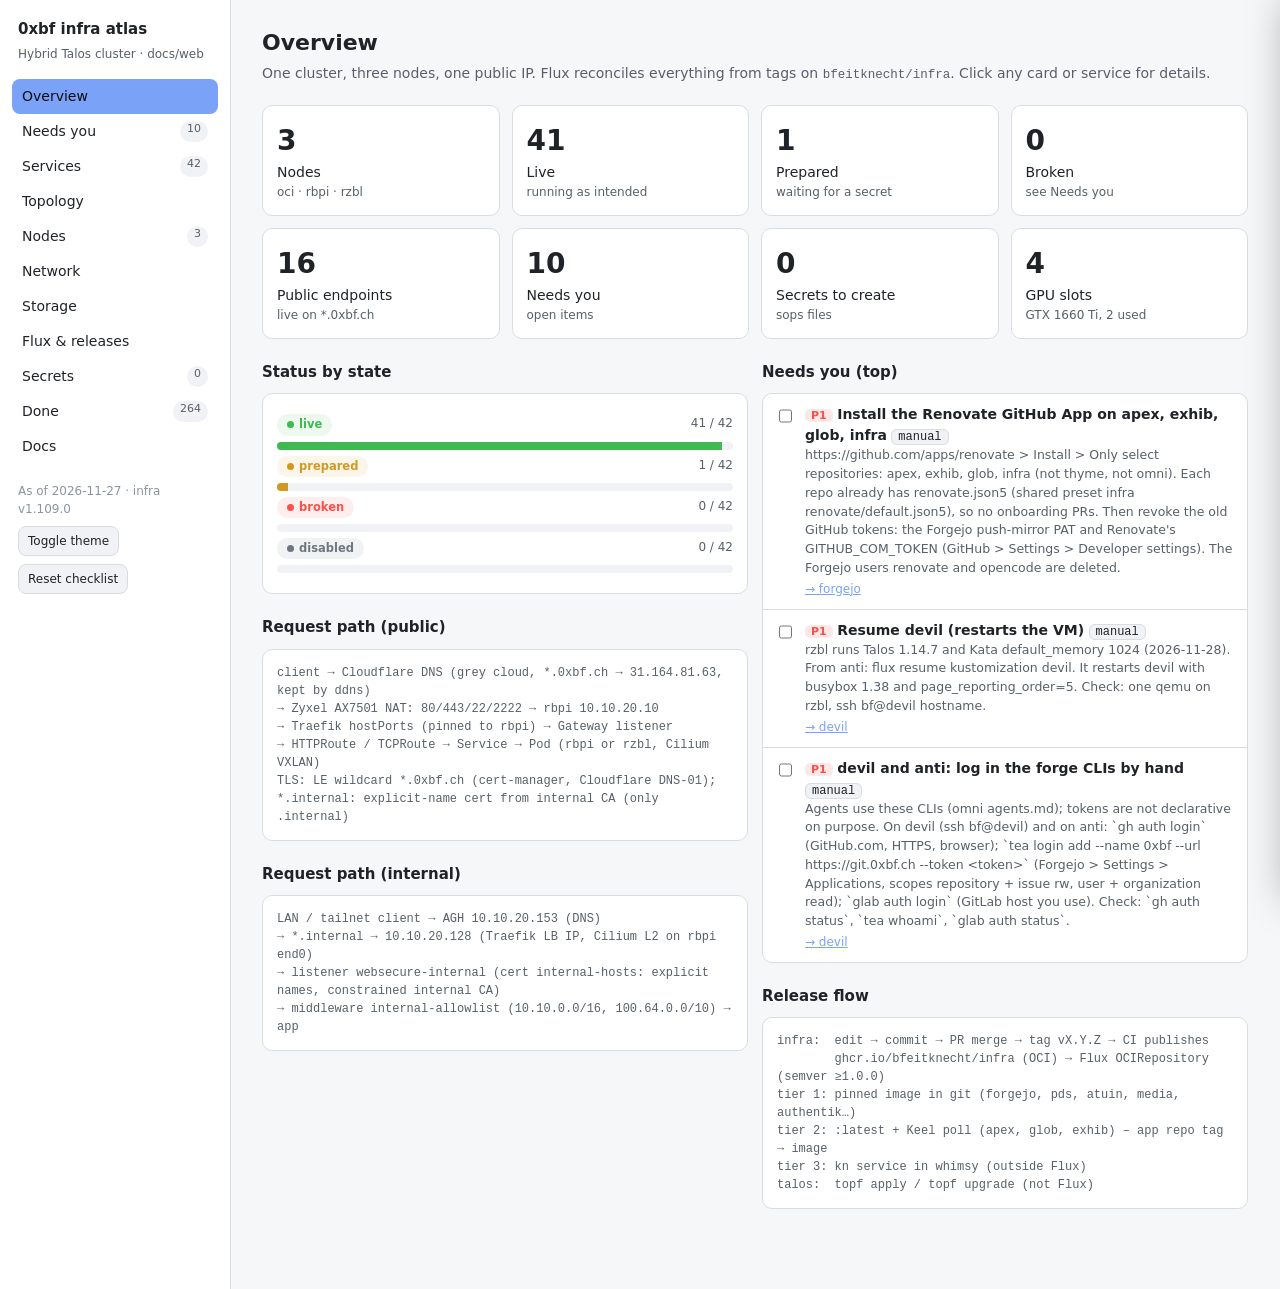
<file: docs/web/index.html>
<!doctype html>
<html lang="en">
  <head>
    <meta charset="utf-8">
    <meta name="viewport" content="width=device-width, initial-scale=1">
    <title>0xbf infra — atlas</title>
    <style>
    :root {
      --bg: #0f1115;
      --panel: #161a21;
      --panel2: #1c212a;
      --line: #2a313d;
      --fg: #e6e9ef;
      --muted: #9aa3b2;
      --dim: #6b7280;
      --accent: #7aa2f7;
      --live: #3fb950;
      --prep: #d29922;
      --broken: #f85149;
      --off: #6e7681;
      --warn: #e3b341;
      --public: #bc8cff;
      --internal: #58a6ff;
      --cluster: #8b949e;
      --r: 10px;
      --mono: ui-monospace,SFMono-Regular,Menlo,Consolas,monospace;
    }
    @media (prefers-color-scheme: light) {
      :root {
        --bg: #f6f7f9;
        --panel: #fff;
        --panel2: #f0f2f5;
        --line: #d9dde3;
        --fg: #1f2328;
        --muted: #57606a;
        --dim: #8c959f;
      }
    }
    :root[data-theme=dark] {
      --bg: #0f1115;
      --panel: #161a21;
      --panel2: #1c212a;
      --line: #2a313d;
      --fg: #e6e9ef;
      --muted: #9aa3b2;
      --dim: #6b7280;
    }
    :root[data-theme=light] {
      --bg: #f6f7f9;
      --panel: #fff;
      --panel2: #f0f2f5;
      --line: #d9dde3;
      --fg: #1f2328;
      --muted: #57606a;
      --dim: #8c959f;
    }
    * {
      box-sizing: border-box;
    }
    html,
    body {
      margin: 0;
      height: 100%;
    }
    body {
      min-height: 100vh;
      background: linear-gradient(to right,var(--panel) 230px,var(--line)
        230px,var(--line) 231px,var(--bg) 231px);
      color: var(--fg);
      font: 14px/1.5 system-ui,-apple-system,Segoe UI,sans-serif;
      display: grid;
      grid-template-columns: 230px 1fr;
    }
    nav {
      padding: 18px 12px;
      position: sticky;
      top: 0;
      height: 100vh;
      overflow: auto;
      align-self: start;
      background: var(--panel);
    }
    nav h1 {
      font-size: 15px;
      margin: 0 0 4px 6px;
    }
    nav .sub {
      color: var(--muted);
      font-size: 12px;
      margin: 0 0 16px 6px;
    }
    nav a {
      display: flex;
      justify-content: space-between;
      gap: 8px;
      padding: 7px 10px;
      border-radius: 8px;
      color: var(--fg);
      text-decoration: none;
      cursor: pointer;
    }
    nav a:hover {
      background: var(--panel2);
    }
    nav a.active {
      background: var(--accent);
      color: #0b0d12;
    }
    nav .count {
      font-size: 11px;
      background: var(--panel2);
      color: var(--muted);
      border-radius: 99px;
      padding: 0 7px;
    }
    nav a.active .count {
      background: #0b0d1233;
      color: #0b0d12;
    }
    nav .foot {
      margin-top: 18px;
      padding: 0 6px;
      color: var(--dim);
      font-size: 12px;
    }
    nav button {
      margin-top: 8px;
      background: var(--panel2);
      color: var(--fg);
      border: 1px solid var(--line);
      border-radius: 8px;
      padding: 5px 9px;
      cursor: pointer;
      font: inherit;
      font-size: 12px;
    }
    main {
      padding: 26px 32px 80px;
      max-width: 1400px;
      width: 100%;
      min-width: 0;
    }
    section {
      display: none;
    }
    section.active {
      display: block;
    }
    h2 {
      font-size: 22px;
      margin: 0 0 4px;
    }
    h3 {
      font-size: 15px;
      margin: 22px 0 10px;
    }
    .lead {
      color: var(--muted);
      margin: 0 0 20px;
    }
    .grid {
      display: grid;
      gap: 12px;
    }
    .cards {
      grid-template-columns: repeat(auto-fill,minmax(190px,1fr));
    }
    .card {
      background: var(--panel);
      border: 1px solid var(--line);
      border-radius: var(--r);
      padding: 14px;
    }
    .card .n {
      font-size: 28px;
      font-weight: 650;
    }
    .card .l {
      color: var(--muted);
      font-size: 12px;
    }
    .pill {
      display: inline-flex;
      align-items: center;
      gap: 5px;
      border-radius: 99px;
      padding: 1px 9px;
      font-size: 11.5px;
      font-weight: 550;
      border: 1px solid transparent;
      white-space: nowrap;
    }
    .pill:before {
      content: "";
      width: 7px;
      height: 7px;
      border-radius: 50%;
      background: currentColor;
    }
    .s-live {
      color: var(--live);
      background: #3fb95018;
    }
    .s-prepared {
      color: var(--prep);
      background: #d2992218;
    }
    .s-broken {
      color: var(--broken);
      background: #f8514918;
    }
    .s-disabled {
      color: var(--off);
      background: #6e768118;
    }
    .e-public {
      color: var(--public);
      background: #bc8cff18;
    }
    .e-internal {
      color: var(--internal);
      background: #58a6ff18;
    }
    .e-cluster {
      color: var(--cluster);
      background: #8b949e18;
    }
    .e-lan {
      color: #39c5cf;
      background: #39c5cf18;
    }
    .tag {
      font-family: var(--mono);
      font-size: 12px;
      background: var(--panel2);
      border: 1px solid var(--line);
      border-radius: 6px;
      padding: 0 6px;
    }
    code,
    .mono {
      font-family: var(--mono);
      font-size: 12.5px;
    }
    a.link {
      color: var(--accent);
    }
    .toolbar {
      display: flex;
      flex-wrap: wrap;
      gap: 8px;
      margin: 0 0 14px;
      align-items: center;
    }
    .toolbar input,
    .toolbar select {
      background: var(--panel);
      color: var(--fg);
      border: 1px solid var(--line);
      border-radius: 8px;
      padding: 7px 10px;
      font: inherit;
    }
    .toolbar input {
      min-width: 240px;
      flex: 1;
      max-width: 380px;
    }
    .chips {
      display: flex;
      flex-wrap: wrap;
      gap: 6px;
    }
    .chip {
      cursor: pointer;
      user-select: none;
      border: 1px solid var(--line);
      background: var(--panel);
      color: var(--muted);
      border-radius: 99px;
      padding: 3px 10px;
      font-size: 12px;
    }
    .chip.on {
      border-color: var(--accent);
      color: var(--fg);
      background: var(--panel2);
    }
    .svc {
      cursor: pointer;
      transition: transform .08s,border-color .08s;
      display: flex;
      flex-direction: column;
      gap: 6px;
    }
    .svc:hover {
      border-color: var(--accent);
      transform: translateY(-1px);
    }
    .svc .top {
      display: flex;
      justify-content: space-between;
      gap: 8px;
      align-items: flex-start;
    }
    .svc .name {
      font-weight: 650;
      font-size: 15px;
    }
    .svc .desc {
      color: var(--muted);
      font-size: 12.5px;
    }
    .svc .meta {
      display: flex;
      flex-wrap: wrap;
      gap: 5px;
      margin-top: auto;
    }
    .svcgrid {
      grid-template-columns: repeat(auto-fill,minmax(270px,1fr));
    }
    table {
      width: 100%;
      border-collapse: collapse;
      background: var(--panel);
      border: 1px solid var(--line);
      border-radius: var(--r);
      overflow: hidden;
    }
    th,
    td {
      text-align: left;
      padding: 8px 11px;
      border-bottom: 1px solid var(--line);
      vertical-align: top;
    }
    th {
      font-size: 12px;
      color: var(--muted);
      font-weight: 600;
      background: var(--panel2);
      position: sticky;
      top: 0;
    }
    tr:last-child td {
      border-bottom: 0;
    }
    tbody tr:hover {
      background: var(--panel2);
    }
    .drawer {
      position: fixed;
      top: 0;
      right: 0;
      height: 100vh;
      width: min(560px,96vw);
      background: var(--panel);
      border-left: 1px solid var(--line);
      box-shadow: -20px 0 40px #0005;
      transform: translateX(105%);
      transition: transform .18s;
      overflow: auto;
      padding: 22px;
      z-index: 20;
    }
    .drawer.open {
      transform: none;
    }
    .drawer .x {
      position: absolute;
      right: 16px;
      top: 14px;
      background: none;
      border: 0;
      color: var(--muted);
      font-size: 22px;
      cursor: pointer;
    }
    .kv {
      display: grid;
      grid-template-columns: 130px 1fr;
      gap: 6px 12px;
      margin: 10px 0;
    }
    .kv div:nth-child(odd) {
      color: var(--muted);
      font-size: 12.5px;
    }
    .note {
      background: var(--panel2);
      border: 1px solid var(--line);
      border-left: 3px solid var(--accent);
      border-radius: 8px;
      padding: 10px 12px;
      margin: 10px 0;
      font-size: 13px;
    }
    .note.warn {
      border-left-color: var(--warn);
    }
    .note.bad {
      border-left-color: var(--broken);
    }
    ul.clean {
      list-style: none;
      padding: 0;
      margin: 0;
    }
    .todo {
      display: flex;
      gap: 10px;
      align-items: flex-start;
      padding: 10px 12px;
      border-bottom: 1px solid var(--line);
    }
    .todo:last-child {
      border-bottom: 0;
    }
    .todo input {
      margin-top: 4px;
      accent-color: var(--live);
      width: 16px;
      height: 16px;
    }
    .todo.done .t {
      text-decoration: line-through;
      color: var(--dim);
    }
    .todo .t {
      font-weight: 550;
    }
    .todo .d {
      color: var(--muted);
      font-size: 12.5px;
    }
    .prio {
      font-size: 11px;
      border-radius: 5px;
      padding: 0 6px;
      font-weight: 600;
    }
    .p1 {
      background: #f8514922;
      color: var(--broken);
    }
    .p2 {
      background: #d2992222;
      color: var(--prep);
    }
    .p3 {
      background: #58a6ff22;
      color: var(--internal);
    }
    .svgwrap {
      position: relative;
      background: var(--panel);
      border: 1px solid var(--line);
      border-radius: var(--r);
      overflow: hidden;
    }
    #topo {
      display: block;
      width: 100%;
      height: min(78vh,820px);
      cursor: grab;
      touch-action: none;
      user-select: none;
      -webkit-user-select: none;
    }
    #topo.panning {
      cursor: grabbing;
    }
    .mapctl {
      position: absolute;
      right: 10px;
      top: 10px;
      display: flex;
      gap: 4px;
    }
    .mapctl button {
      background: var(--panel2);
      color: var(--fg);
      border: 1px solid var(--line);
      border-radius: 8px;
      min-width: 30px;
      height: 30px;
      padding: 0 8px;
      cursor: pointer;
      font: inherit;
    }
    .mapctl button:hover {
      border-color: var(--accent);
    }
    svg text {
      fill: var(--fg);
      font: 12px system-ui,sans-serif;
    }
    svg .sub {
      fill: var(--muted);
      font-size: 10.5px;
    }
    svg .box {
      fill: var(--panel2);
      stroke: var(--line);
      stroke-width: 1.2;
    }
    svg .grp {
      fill: none;
      stroke: var(--line);
      stroke-dasharray: 4 4;
    }
    svg .edge {
      fill: none;
      stroke: var(--dim);
      stroke-width: 1.4;
      opacity: .75;
    }
    svg .edge.tail {
      stroke: #c297ff;
      stroke-dasharray: 5 4;
    }
    svg .edge.lan {
      stroke: #39c5cf;
    }
    svg .edge.wan {
      stroke: var(--accent);
    }
    svg .edge.hl {
      stroke: var(--warn);
      stroke-width: 2.6;
      opacity: 1;
    }
    svg g.nd {
      cursor: pointer;
    }
    svg g.nd.dim {
      opacity: .25;
    }
    svg g.nd:hover .box {
      stroke: var(--accent);
    }
    .legend {
      display: flex;
      flex-wrap: wrap;
      gap: 14px;
      color: var(--muted);
      font-size: 12px;
      margin: 8px 0 14px;
    }
    .legend i {
      display: inline-block;
      width: 22px;
      height: 0;
      border-top: 2px solid;
      vertical-align: middle;
      margin-right: 5px;
    }
    .twocol {
      display: grid;
      grid-template-columns: 1fr 1fr;
      gap: 14px;
    }
    @media (max-width:1000px) {
      body {
        grid-template-columns: 1fr;
        background: var(--bg);
      }
      nav {
        position: static;
        height: auto;
      }
      .twocol {
        grid-template-columns: 1fr;
      }
    }
    .tree {
      font-family: var(--mono);
      font-size: 12.5px;
      white-space: pre;
      background: var(--panel);
      border: 1px solid var(--line);
      border-radius: var(--r);
      padding: 14px;
      overflow: auto;
    }
    .bar {
      height: 8px;
      border-radius: 99px;
      background: var(--panel2);
      overflow: hidden;
      margin-top: 6px;
    }
    .bar > span {
      display: block;
      height: 100%;
      background: var(--accent);
    }
    .small {
      font-size: 12px;
      color: var(--muted);
    }
    .hide {
      display: none!important;
    }
    </style>
  </head>
  <body>
    <nav>
      <h1>0xbf infra atlas</h1>
      <p class="sub">Hybrid Talos cluster · docs/web</p>
      <div id="navlinks"></div>
      <div class="foot">
        <div id="asof"></div>
        <button id="theme">Toggle theme</button>
        <button id="reset">Reset checklist</button>
      </div>
    </nav>
    <main>
      <section id="overview">
        <h2>Overview</h2>
        <p
          class="lead">One cluster, three nodes, one public IP. Flux reconciles everything from tags on <code>bfeitknecht/infra</code>. Click any card or service for details.</p>
        <div class="grid cards" id="stats"></div>
        <div class="twocol">
          <div>
            <h3>Status by state</h3>
            <div class="card" id="statebars"></div>
            <h3>Request path (public)</h3>
            <div class="card small mono"
              style="white-space:pre-wrap">client → Cloudflare DNS (grey cloud, *.0xbf.ch → 31.164.81.63, kept by ddns)
→ Zyxel AX7501 NAT: 80/443/22/2222 → rbpi 10.10.20.10
→ Traefik hostPorts (pinned to rbpi) → Gateway listener
→ HTTPRoute / TCPRoute → Service → Pod (rbpi or rzbl, Cilium VXLAN)
TLS: LE wildcard *.0xbf.ch (cert-manager, Cloudflare DNS-01); *.internal: explicit-name cert from internal CA (only .internal)</div>
            <h3>Request path (internal)</h3>
            <div class="card small mono"
              style="white-space:pre-wrap">LAN / tailnet client → AGH 10.10.20.153 (DNS)
→ *.internal → 10.10.20.128 (Traefik LB IP, Cilium L2 on rbpi end0)
→ listener websecure-internal (cert internal-hosts: explicit names, constrained internal CA)
→ middleware internal-allowlist (10.10.0.0/16, 100.64.0.0/10) → app</div>
          </div>
          <div>
            <h3>Needs you (top)</h3>
            <div class="card" style="padding:0" id="topneeds"></div>
            <h3>Release flow</h3>
            <div class="card small mono"
              style="white-space:pre-wrap">infra:  edit → commit → PR merge → tag vX.Y.Z → CI publishes
        ghcr.io/bfeitknecht/infra (OCI) → Flux OCIRepository (semver ≥1.0.0)
tier 1: pinned image in git (forgejo, pds, atuin, media, authentik…)
tier 2: :latest + Keel poll (apex, glob, exhib) – app repo tag → image
tier 3: kn service in whimsy (outside Flux)
talos:  topf apply / topf upgrade (not Flux)</div>
          </div>
        </div>
      </section>

      <section id="needs">
        <h2>Needs you</h2>
        <p
          class="lead">Everything that waits for your input, a secret, a decision or a manual step. Ticks are saved in this browser only.</p>
        <div class="toolbar">
          <div class="chips" id="needchips"></div>
        </div>
        <div class="card" style="padding:0" id="needlist"></div>
      </section>

      <section id="services">
        <h2>Services</h2>
        <p
          class="lead">Every app and platform component. Filter, search, then click for details.</p>
        <div class="toolbar">
          <input id="q" placeholder="Search name, host, image, note…">
          <select id="fnode"><option value="">All nodes</option></select>
          <select id="fcat"><option value="">All categories</option></select>
        </div>
        <div class="toolbar">
          <div class="chips" id="statechips"></div>
          <div class="chips" id="expchips"></div>
        </div>
        <div class="grid svcgrid" id="svcgrid"></div>
      </section>

      <section id="topology">
        <h2>Topology</h2>
        <p
          class="lead">Hover a box to highlight its links. Click to open details. Drag to pan, scroll or pinch to zoom, double-click to reset.</p>
        <div class="legend">
          <span><i style="border-color:var(--accent)"></i>WAN / public</span>
          <span><i style="border-color:#39c5cf"></i>LAN 10.10.0.0/16</span>
          <span><i style="border-color:#c297ff;border-top-style:dashed"></i>Tailscale</span>
          <span><i style="border-color:var(--dim)"></i>in-cluster</span>
        </div>
        <div class="svgwrap">
          <svg id="topo" viewBox="0 0 1320 820"></svg>
          <div
            class="mapctl"><button id="zin" title="Zoom in">+</button><button id="zout" title="Zoom out">−</button><button id="zreset" title="Reset view">reset</button></div>
        </div>
      </section>

      <section id="nodes">
        <h2>Nodes</h2>
        <p
          class="lead">Talos 1.14.6 everywhere, Kubernetes 1.37.2. Config: <code>talos/topf.yaml</code> + <code>talos/patches/</code>.</p>
        <div class="grid"
          style="grid-template-columns:repeat(auto-fit,minmax(360px,1fr))"
          id="nodecards"></div>
      </section>

      <section id="network">
        <h2>Network</h2>
        <p class="lead">Addresses, ports, hostnames and the DNS chain.</p>
        <div
          class="note"><b>LB IP rule:</b> last octet = 100 + (port mod 100), inside pool <code>10.10.20.128/25</code>. DNS 53 → <code>.153</code>, SMB 445 → <code>.145</code>. Gateway keeps <code>.128</code>.</div>
        <h3>IP addresses</h3>
        <table id="iptable"></table>
        <h3>Ports on the WAN and gateway</h3>
        <table id="porttable"></table>
        <h3>Hostnames</h3>
        <table id="hosttable"></table>
        <h3>DNS chain</h3>
        <div class="card small mono"
          style="white-space:pre-wrap">LAN client (router DHCP DNS) ─┐
tailnet client (split DNS internal.) ─┴→ AGH 10.10.20.153 (rbpi, LB IP, blocklists, UI agh.internal)
   → kresd 10.96.0.53 (resolver pod on oci: clean egress on 53; home ISP hijacks DNS)
      ├─ internal.  → knotd on loopback (authoritative zone applications/dns/knot/internal.zone, *.internal → 10.10.20.128)
      └─ everything else → public recursion with DNSSEC
Talos nodes resolve via router 10.10.10.1 (not AGH). Pods use CoreDNS 10.96.0.10.</div>
        <h3>Tailnet</h3>
        <table id="tailtable"></table>
      </section>

      <section id="storage">
        <h2>Storage</h2>
        <p
          class="lead">local-path-provisioner on node disks. No replication. Backups via k8up (not working yet).</p>
        <div class="grid cards" id="diskcards"
          style="grid-template-columns:repeat(auto-fill,minmax(260px,1fr))"></div>
        <h3>Storage classes</h3>
        <table id="sctable"></table>
        <h3>Volumes</h3>
        <table id="pvtable"></table>
      </section>

      <section id="flux">
        <h2>Flux &amp; releases</h2>
        <p
          class="lead">Kustomizations, their dependencies and the tag history.</p>
        <h3>Dependency tree</h3>
        <div class="tree" id="fluxtree"></div>
        <h3>Kustomizations</h3>
        <table id="kstable"></table>
        <h3>Tag history</h3>
        <table id="tagtable"></table>
      </section>

      <section id="secrets">
        <h2>Secrets</h2>
        <p
          class="lead">SOPS + age. Only you encrypt or edit these. Flux decrypts with <code>sops-age</code> in <code>flux-system</code>.</p>
        <table id="sectable"></table>
      </section>

      <section id="done">
        <h2>Done</h2>
        <p
          class="lead">Every completed task, newest first. Source: ROADMAP.md history and the DONE list in this file.</p>
        <div
          class="toolbar"><input id="doneq" placeholder="filter" size="30"></div>
        <div id="donelist"></div>
      </section>

      <section id="docs">
        <h2>Docs &amp; runbooks</h2>
        <p class="lead">Files in this repo and the app repos.</p>
        <table id="doctable"></table>
        <h3>Everyday commands (nushell)</h3>
        <div class="card mono small" style="white-space:pre-wrap"
          id="cmds"></div>
      </section>
    </main>
    <aside class="drawer"
      id="drawer"><button class="x" id="dx">×</button><div id="dbody"></div></aside>

    <script>
    /* ============================================================
       DATA. Update this block when the cluster changes.
       ============================================================ */
    const ASOF = "2026-11-27";
    const INFRA_TAG = "v1.109.0";

    const NODES = [
      {
        id: "oci",
        name: "oci",
        role: "control plane",
        where: "Oracle Cloud eu-zurich-1",
        hw: "Ampere A1 (arm64), free tier",
        ip: "10.20.20.10",
        ts: "100.73.186.19",
        pub: "140.238.213.197",
        talos: "1.14.6",
        schematic: "a7be06b6…",
        ext: ["tailscale"],
        taint: "control-plane (NoSchedule)",
        storage: [{ path: "system disk", size: "—", use: "etcd, images" }],
        routing:
          "Tailscale subnet router for 10.20.20.0/24. VCN allows only UDP 41641 (WireGuard). API endpoint for kubectl/talosctl via tailnet.",
        runs: [
          "dns (knotd + kresd)",
          "CoreDNS (floats)",
          "kube-apiserver, etcd, scheduler, controller-manager",
        ],
        notes: [
          "Cluster endpoint https://100.73.186.19:6443 (tailnet). Fallback: public IP + security list.",
          "Network config migrated to DHCPv4Config + SysctlConfig (2026-11-15, try mode first).",
        ],
      },
      {
        id: "rbpi",
        name: "rbpi",
        role: "worker",
        where: "home",
        hw: "Raspberry Pi 5, 16 GB, 2× NVMe (Penta HAT)",
        ip: "10.10.20.10",
        ts: "100.123.51.123",
        pub: "via Zyxel NAT (31.164.81.63)",
        talos: "1.14.6",
        schematic: "9cfcb7bd…",
        ext: ["tailscale", "nvme-cli", "kata-containers", "rpi_5 overlay"],
        taint: "none",
        storage: [{
          path: "/var/mnt/storage-nvme0",
          size: "256 GB",
          use: "agh, pds, atuin, exhib",
        }, { path: "/var/mnt/storage-nvme1", size: "250 GB", use: "forgejo" }],
        routing:
          "Tailscale subnet router for 10.10.10.0/24 and 10.10.20.0/24. Cilium L2 announcements for LB IPs on end0. Router forwards WAN 80/443/22/2222 here.",
        runs: [
          "Traefik (pinned, hostPorts)",
          "agh",
          "forgejo",
          "pds",
          "atuin",
          "ntfy",
          "exhib",
          "apex + apex-tui",
          "sshmux",
          "glob (floats)",
          "ddns (floats)",
          "Flux, cert-manager, keel, tailscale operator, local-path (preferred)",
          "Prometheus, Alertmanager, Grafana, Gatus",
        ],
        notes: [
          "Storage: ExistingVolumeConfig by fs UUID (2026-11-16). Data kept in place, PVs recreated with new paths.",
          "Router only forwards to DHCP-known IPs, so Traefik uses hostPorts here.",
          "Role: edge + always-on core. Platform controllers prefer rbpi (fate-share with the edge; rzbl boots from USB).",
        ],
      },
      {
        id: "rzbl",
        name: "rzbl",
        role: "worker",
        where: "home",
        hw:
          "Razer Blade 15 Base 2019: i7-9750H (12 threads), 16 GB, GTX 1660 Ti 6 GB, NVMe 1 TB, SATA SSD 4 TB",
        ip: "10.10.20.11",
        ts: "100.104.242.45",
        pub: "—",
        talos: "1.14.6",
        schematic: "b10204b7…",
        ext: [
          "tailscale",
          "intel-ucode",
          "nvme-cli",
          "kata-containers",
          "nvidia-open-gpu-kernel-modules-lts",
          "nvidia-container-toolkit-lts",
        ],
        taint: "none",
        storage: [{
          path: "USB SanDisk 62 GB",
          size: "boot, META, STATE",
          use: "Talos system",
        }, {
          path: "/var (EPHEMERAL)",
          size: "107 GB NVMe",
          use: "images, kubelet, logs",
        }, {
          path: "/var/mnt/storage-nvme0",
          size: "893 GB",
          use: "local-path-nvme: configs, DBs, models",
        }, {
          path: "/var/mnt/storage-ssd0",
          size: "4 TB",
          use: "local-path-ssd: media, photos, files, Time Machine",
        }],
        routing:
          "--accept-routes + RoutingRuleConfig 5200 (10.10.0.0/16 → main), advertises 10.10.20.11/32 (approved) so oci reaches it directly. VXLAN via rbpi SNAT does not work.",
        runs: [
          "jellyfin (GPU)",
          "sonarr, radarr, prowlarr, lidarr, bazarr, seerr, flaresolverr",
          "qbittorrent (gluetun VPN)",
          "navidrome",
          "ollama (GPU)",
          "devil (kata)",
          "authentik (+ Postgres)",
          "immich (+ ML on GPU, Postgres)",
          "dawarich (+ Postgres)",
          "copyparty",
          "samba (Time Machine)",
          "nvidia-device-plugin",
          "tailscale-relay",
          "k8up",
          "GPU exporter",
          "knative-serving",
        ],
        notes: [
          "GPU time-sliced: nvidia.com/gpu = 4 slots, 6 GB VRAM shared, no isolation.",
          "Joined 2026-11-15. Schematic had to be submitted to the Image Factory (404 before).",
          "Role: heavy, GPU, bulk storage, the devil VM. Not for controllers the cluster needs to heal.",
          "Memory (2026-11-27): 78 % used of 15.5 GiB; devil's qemu 4.7 GB RSS. Kata guest RAM lives in /dev/shm (8.3 GB): the opencode VM was removed to free it.",
        ],
      },
    ];

    /* status: live | prepared | broken | disabled ; exp: public | internal | lan | cluster */
    const SERVICES = [
      // ---------- public apps
      {
        id: "apex",
        name: "apex",
        cat: "web",
        status: "live",
        exp: "public",
        node: "rbpi",
        tier: "2",
        ns: "apex",
        ks: "apex",
        host: "https://0xbf.ch",
        image: "ghcr.io/bfeitknecht/apex:latest (Keel)",
        desc: "Personal site + WASM app.",
        ports: "HTTP 8080",
        deps: ["traefik", "keel"],
        secrets: [],
        repo: "apex",
        notes: [
          "v0.1.8 (2026-11-17): circle mark, Polyring << O >> (neighbours in content/polyring.toml, just polyring), ?static. v0.1.7: Polyring footer, stepped top-bar labels, smooth touch scroll, light-mode cursor, iOS dvh. ?plain shows the static page.",
          "v0.1.6: Firefox froze scroll and hover after a link opened a new tab. Fixed.",
          "just release takes no tag: version from Cargo.toml.",
        ],
      },
      {
        id: "apex-tui",
        name: "apex SSH TUI",
        cat: "web",
        status: "live",
        exp: "public",
        node: "rbpi",
        tier: "2",
        ns: "apex",
        ks: "apex",
        host: "ssh -p 2222 0xbf.ch (via sshmux)",
        image: "ghcr.io/bfeitknecht/apex:latest",
        desc: "SSH portfolio. Any username, no client key.",
        ports: "WAN 2222 → Traefik muxssh → sshmux → apex-tui:2222",
        deps: ["sshmux"],
        secrets: ["apex/apex-ssh-host-key.sops.yaml"],
        repo: "apex",
        notes: [
          "Live since apex v0.1.0 (2026-11-16).",
          "Since infra v1.42.0 behind the sshmux (default username). Was WAN 22 before.",
        ],
      },
      {
        id: "glob",
        name: "glob",
        cat: "web",
        status: "live",
        exp: "public",
        node: "any",
        tier: "2",
        ns: "glob",
        ks: "glob",
        host: "https://blog.0xbf.ch",
        image: "ghcr.io/bfeitknecht/glob:latest",
        desc: "Typst blog built with thyme.",
        ports: "HTTP 8080",
        deps: ["traefik", "keel"],
        secrets: [],
        repo: "glob",
        notes: [
          "Released v0.1.0 on 2026-11-16.",
          "just release reads VERSION, never commits (2026-11-17).",
          "0.1.5 (2026-11-20): links to 0xbf.ch, rss and atom in the footer. Reading time on entry cards (thyme 0.1.2; 0.1.3 puts it left of the date).",
        ],
      },
      {
        id: "exhib",
        name: "exhib",
        cat: "web",
        status: "live",
        exp: "public",
        node: "rbpi",
        tier: "2",
        ns: "exhib",
        ks: "exhib",
        host: "https://gallery.0xbf.ch",
        image: "ghcr.io/bfeitknecht/exhib:latest (Keel)",
        desc: "Hugo gallery. SWS + upload processor in one container.",
        ports: "HTTP 8080, /health",
        deps: ["traefik", "storage", "keel"],
        secrets: [],
        repo: "exhib",
        storage: "exhib-data 50Gi (rbpi nvme0)",
        notes: [
          "v0.5.6 (2026-11-17): viewer pauses a video when you leave it (next, previous, close, back).",
          "Uploads: just upload uploads/<slug> in the exhib repo. Memory limit 3Gi.",
        ],
      },
      {
        id: "forgejo",
        name: "Forgejo",
        cat: "dev",
        status: "live",
        exp: "public",
        node: "rbpi",
        tier: "1",
        ns: "forgejo",
        ks: "forgejo",
        host: "https://git.0xbf.ch · ssh://git@git.0xbf.ch",
        image: "codeberg.org/forgejo/forgejo:17.0.2",
        desc: "Git forge.",
        ports: "HTTP 3000, SSH 22 (WAN/LB 22)",
        deps: ["traefik", "storage"],
        secrets: ["forgejo/forgejo-secrets.sops.yaml"],
        storage: "forgejo-data 10Gi (rbpi nvme1)",
        notes: [
          "SSO via authentik (login source authentik, group developers). Sign-up only through authentik.",
          "Theme 0xbf (exhib/glob grayscale) and ^@ logo.",
          "SSH on clean 22 since infra v1.42.0 (was 2223).",
          "Actions off since 2026-11-27 (v1.99.0): CI runs on GitHub. The runner is gone.",
          "Backup only since 2026-11-28: bf/{apex,exhib,glob,infra,omni,thyme} are pull mirrors of GitHub (1 h). GitHub is the origin (Forgejo was primary 2026-11-20 to 11-28).",
          "Bots: none left. Delete the users renovate and opencode (retired 2026-11-27, 2026-11-28).",
        ],
      },
      {
        id: "pds",
        name: "ATProto PDS",
        cat: "identity",
        status: "live",
        exp: "public",
        node: "rbpi",
        tier: "1",
        ns: "pds",
        ks: "pds",
        host: "https://pds.0xbf.ch · *.pds.0xbf.ch",
        image: "ghcr.io/bluesky-social/pds:0.4.5065",
        desc: "Bluesky/atproto personal data server. Handles <name>.pds.0xbf.ch.",
        ports: "HTTP 3000 (Service pds-http)",
        deps: ["traefik", "storage"],
        secrets: ["pds/pds-secrets.sops.yaml"],
        storage: "pds-data 10Gi (rbpi nvme0)",
        notes: [
          "Email deferred (needs SMTP).",
          "Future: atproto login as authentik source.",
        ],
      },
      {
        id: "atuin",
        name: "atuin",
        cat: "dev",
        status: "live",
        exp: "public",
        node: "rbpi",
        tier: "1",
        ns: "atuin",
        ks: "atuin",
        host: "https://atuin.0xbf.ch",
        image: "ghcr.io/atuinsh/atuin:18.25.1",
        desc: "Shell history sync (client-side encrypted).",
        ports: "HTTP 8888",
        deps: ["traefik", "storage"],
        secrets: [],
        storage: "atuin-data 5Gi (rbpi nvme0)",
        notes: ["First app tested on the migrated volume path."],
      },
      {
        id: "authentik",
        name: "authentik",
        cat: "identity",
        status: "live",
        exp: "public",
        node: "rzbl",
        tier: "1",
        ns: "authentik",
        ks: "authentik",
        host: "https://auth.0xbf.ch",
        image: "authentik 2026.8.5 (Helm) + postgres:17.11",
        desc: "The one IdP for all apps (OIDC, forward auth, invitations).",
        ports: "HTTP 9000 (Service authentik-server:80)",
        deps: ["traefik", "storage", "k8up-crds"],
        secrets: ["authentik/authentik-secrets.sops.yaml"],
        storage: "authentik-db 10Gi (rzbl nvme)",
        runbook: "docs/OPERATIONS.md",
        notes: [
          "Live since 2026-11-17 (v1.25.1). IdP for Forgejo, Grafana, Immich, Dawarich, Navidrome, *arr, qBittorrent, Gatus (docs/AUTHENTIK.md).",
          "Mail via Proton (noreply@0xbf.ch); forgot-password flow recover.",
          "2026-11-17: akadmin deactivated before bf had a password. Recover with ak create_recovery_key (docs/AUTHENTIK.md).",
        ],
      },
      {
        id: "jellyfin",
        name: "Jellyfin",
        cat: "media",
        status: "live",
        exp: "public",
        node: "rzbl",
        tier: "1",
        ns: "media",
        ks: "media",
        host: "https://videos.0xbf.ch · https://jellyfin.internal",
        image: "jellyfin/jellyfin:12.4",
        desc: "Media server with NVENC/NVDEC on the GTX 1660 Ti.",
        ports: "HTTP 8096",
        deps: ["gpu", "storage", "traefik"],
        secrets: [],
        storage: "jellyfin-data 20Gi (nvme), media-files 2Ti (ssd, shared)",
        runbook: "docs/OPERATIONS.md",
        notes: [
          "Public at videos.0xbf.ch (stream.0xbf.ch until 2026-11-25). Server name: 0xbf.",
          "Branding: ^@ logo, monochrome CSS, login note (git-owned branding.xml).",
          "No SSO yet: the SSO plugin does not support Jellyfin 12. Local users.",
        ],
      },
      {
        id: "sonarr",
        name: "Sonarr",
        cat: "media",
        status: "live",
        exp: "internal",
        node: "rzbl",
        tier: "1",
        ns: "media",
        ks: "media",
        host: "https://sonarr.internal",
        image: "lscr.io/linuxserver/sonarr:4.0.20",
        desc: "TV series manager.",
        ports: "HTTP 8989",
        deps: ["storage"],
        secrets: [],
        storage: "sonarr-data 2Gi, media-files at /data",
        notes: [
          "No login yet: set one in Settings > General or put authentik forward-auth in front.",
        ],
      },
      {
        id: "radarr",
        name: "Radarr",
        cat: "media",
        status: "live",
        exp: "internal",
        node: "rzbl",
        tier: "1",
        ns: "media",
        ks: "media",
        host: "https://radarr.internal",
        image: "lscr.io/linuxserver/radarr:7.0.3",
        desc: "Movie manager.",
        ports: "HTTP 7878",
        deps: ["storage"],
        secrets: [],
        storage: "radarr-data 2Gi, media-files at /data",
        notes: ["No login yet."],
      },
      {
        id: "flaresolverr",
        name: "FlareSolverr",
        cat: "media",
        status: "live",
        exp: "cluster",
        node: "rzbl",
        tier: "1",
        ns: "media",
        ks: "media",
        host: "—",
        image: "ghcr.io/flaresolverr/flaresolverr:v3.5.2",
        desc:
          "Solves Cloudflare challenges for Prowlarr indexers tagged flaresolverr.",
        ports: "HTTP 8191",
        deps: [],
        secrets: [],
        notes: ["Prowlarr indexer proxy, tag flaresolverr."],
      },
      {
        id: "seerr",
        name: "Seerr",
        cat: "media",
        status: "prepared",
        exp: "internal",
        node: "rzbl",
        tier: "1",
        ns: "media",
        ks: "media",
        host: "https://seerr.internal (admin); people request inside Jellyfin",
        image: "ghcr.io/seerr-team/seerr:v3.5.2",
        desc:
          "Request backend for the Jellyfin Enhanced plugin (Request button in Jellyfin search); sends to Sonarr/Radarr.",
        ports: "HTTP 5055",
        deps: ["jellyfin", "storage"],
        secrets: [],
        storage: "seerr-data 1Gi (rzbl nvme)",
        notes: [
          "No OIDC in Seerr yet (PR #2715), so no public route; people use Jellyfin (authentik).",
        ],
      },
      {
        id: "prowlarr",
        name: "Prowlarr",
        cat: "media",
        status: "live",
        exp: "internal",
        node: "rzbl",
        tier: "1",
        ns: "media",
        ks: "media",
        host: "https://prowlarr.internal",
        image: "lscr.io/linuxserver/prowlarr:3.1.0",
        desc: "Indexer manager for the *arr apps.",
        ports: "HTTP 9696",
        deps: ["storage"],
        secrets: [],
        storage: "prowlarr-data 1Gi",
        notes: [
          "qBittorrent (VPN) as download client; indexers are the owner's choice.",
        ],
      },
      {
        id: "lidarr",
        name: "Lidarr",
        cat: "media",
        status: "live",
        exp: "internal",
        node: "rzbl",
        tier: "1",
        ns: "media",
        ks: "media",
        host: "https://lidarr.internal",
        image: "lscr.io/linuxserver/lidarr:3.1.6",
        desc:
          "Music manager. Library /data/media/music (Jellyfin music, later Navidrome).",
        ports: "HTTP 8686",
        deps: ["storage"],
        secrets: [],
        storage: "lidarr-data 2Gi, media-files at /data",
        notes: [
          "Added 2026-11-18 (v1.36.0). Set a login in Settings > General.",
          "Download client: qBittorrent once its WireGuard key exists.",
        ],
      },
      {
        id: "navidrome",
        name: "Navidrome",
        cat: "media",
        status: "live",
        exp: "public",
        node: "rzbl",
        tier: "1",
        ns: "media",
        ks: "media",
        host: "https://music.0xbf.ch",
        image: "deluan/navidrome:0.64.2",
        desc: "Music streaming (Subsonic API). Reads /data/media/music read-only.",
        ports: "HTTP 4533",
        deps: ["storage", "traefik"],
        secrets: [],
        storage: "navidrome-data 2Gi (nvme), media-files/media/music (ro)",
        notes: [
          "Added 2026-11-18 (v1.37.0). First login creates the admin.",
          "Public at music.0xbf.ch since 2026-11-23 (v1.74.0): forward auth (family, friends, developers), header login; /rest on the Navidrome password for Subsonic apps.",
        ],
      },
      {
        id: "bazarr",
        name: "Bazarr",
        cat: "media",
        status: "live",
        exp: "internal",
        node: "rzbl",
        tier: "1",
        ns: "media",
        ks: "media",
        host: "https://bazarr.internal",
        image: "lscr.io/linuxserver/bazarr:1.6.2",
        desc:
          "Subtitle manager for the Sonarr/Radarr libraries; writes .srt next to the media.",
        ports: "HTTP 9696",
        deps: ["storage"],
        secrets: [],
        storage: "bazarr-data 2Gi (nvme), media-files at /data (rw)",
        notes: [
          "Added 2026-11-23 (v1.74.0). Its own login is the second wall (no External auth mode).",
          "Connect it to Sonarr + Radarr APIs, set the language profile.",
        ],
      },
      {
        id: "qbittorrent",
        name: "qBittorrent (Proton VPN)",
        cat: "media",
        status: "live",
        exp: "internal",
        node: "rzbl",
        tier: "1",
        ns: "media",
        ks: "qbittorrent",
        host: "https://qbittorrent.internal",
        image: "linuxserver/qbittorrent:5.3.0 + qmcgaw/gluetun:v3.41.3",
        desc:
          "Torrent client. All traffic through Proton VPN WireGuard (P2P, port forwarding, kill switch).",
        ports: "HTTP 8080, forwarded port via NAT-PMP",
        deps: ["media"],
        secrets: ["qbittorrent/qbittorrent-secrets.sops.yaml"],
        storage: "qbittorrent-data 1Gi (nvme), media-files at /data",
        runbook: "docs/OPERATIONS.md",
        notes: [
          "Namespace media (shares media-files with the *arr apps).",
          "Verify the exit IP is not 31.164.81.63.",
        ],
      },
      {
        id: "ollama",
        name: "Ollama",
        cat: "ai",
        status: "live",
        exp: "cluster",
        node: "rzbl",
        tier: "1",
        ns: "ollama",
        ks: "ollama",
        host: "ollama.ollama.svc.cluster.local:11434",
        image: "ollama/ollama:0.40.16",
        desc:
          "Local LLM runtime on the GPU. Model qwen2.5-coder:7b (25/29 layers on GPU, 16k context).",
        ports: "HTTP 11434 (no auth, no route)",
        deps: ["gpu", "storage"],
        secrets: [],
        storage: "ollama-cache 100Gi (rzbl nvme)",
        notes: [
          "Pull more models: change the Job name in pull-models.yaml or kubectl exec ollama pull.",
        ],
      },
      {
        id: "immich",
        name: "Immich",
        cat: "media",
        status: "live",
        exp: "public",
        node: "rzbl",
        tier: "1",
        ns: "immich",
        ks: "immich",
        host: "https://photos.0xbf.ch · https://immich.internal",
        image:
          "immich v3.4.1 (server, ML), immich-db (vectorchord postgres), immich-redis (valkey 9)",
        desc: "Photo library with ML search.",
        ports: "HTTP 2283",
        deps: ["traefik", "storage"],
        secrets: [
          "immich/immich-secrets.sops.yaml",
          "immich/immich-config.sops.yaml",
        ],
        storage: "immich-files 1Ti (ssd), immich-db 20Gi, immich-cache 20Gi (nvme)",
        runbook: "docs/OPERATIONS.md",
        notes: [
          "Live 2026-11-17 (v1.32.0). ML on the GPU (v3.4.1-cuda, one time-slice).",
          "GATE: no real photo library before backups work.",
          "Public at photos.0xbf.ch since 2026-11-19 (v1.46.0): authentik OIDC (family, developers), share links use it.",
        ],
      },
      {
        id: "dawarich",
        name: "Dawarich",
        cat: "apps",
        status: "live",
        exp: "public",
        node: "rzbl",
        tier: "1",
        ns: "dawarich",
        ks: "dawarich",
        host: "https://locations.0xbf.ch",
        image: "freikin/dawarich:1.23.0, postgis 17-3.5, redis 8",
        desc: "Location history (Google Timeline alternative).",
        ports: "HTTP 3000",
        deps: ["traefik", "storage"],
        secrets: ["dawarich/dawarich-secrets.sops.yaml"],
        storage: "dawarich-db 20Gi, dawarich-data 20Gi (nvme)",
        runbook: "docs/OPERATIONS.md",
        notes: ["Public since 2026-11-24 (was dawarich.internal) so the phone app can post points from anywhere. Web login authentik OIDC; the app uses the Dawarich API key."],
      },
      {
        id: "copyparty",
        name: "Copyparty",
        cat: "apps",
        status: "live",
        exp: "internal",
        node: "rzbl",
        tier: "1",
        ns: "copyparty",
        ks: "copyparty",
        host: "https://files.0xbf.ch · https://copyparty.internal",
        image: "copyparty/ac:1.20.26",
        desc: "File server / sharing. Accounts in its config.",
        ports: "HTTP 3923",
        deps: ["traefik", "storage"],
        secrets: ["copyparty/copyparty-config.sops.yaml"],
        storage: "copyparty-files 500Gi (ssd)",
        runbook: "docs/OPERATIONS.md",
        notes: ["Safe to make public: accounts come from the config."],
      },
      {
        id: "timemachine",
        name: "Time Machine (Samba)",
        cat: "apps",
        status: "live",
        exp: "lan",
        node: "rzbl",
        tier: "1",
        ns: "samba",
        ks: "samba",
        host: "smb://10.10.20.145/TimeMachine",
        image: "mbentley/timemachine:smb-20261116",
        desc: "Mac backups over SMB. LB IP .145 (= 445).",
        ports: "SMB 445 (LoadBalancer 10.10.20.145)",
        deps: ["storage"],
        secrets: ["samba/timemachine-secrets.sops.yaml"],
        storage: "timemachine-files 1Ti (ssd), cap 1 T",
        runbook: "docs/OPERATIONS.md",
        notes: ["No mDNS: add the server by IP on each Mac."],
      },
      // ---------- internal platform apps
      {
        id: "ntfy",
        name: "ntfy",
        cat: "platform",
        status: "live",
        exp: "public",
        node: "rbpi",
        tier: "1",
        ns: "ntfy",
        ks: "ntfy",
        host: "https://notify.0xbf.ch · https://ntfy.internal",
        image: "binwiederhier/ntfy:v2.38.1",
        desc:
          "Push notifications. Topic alerts gets Alertmanager and Gatus alerts.",
        ports: "HTTP 8080",
        deps: ["traefik", "storage"],
        secrets: [
          "ntfy/ntfy-config.sops.yaml",
          "monitoring/alertmanager-secrets.sops.yaml",
          "monitoring/gatus-secrets.sops.yaml",
        ],
        storage: "ntfy-data 1Gi (rbpi nvme)",
        notes: [
          "deny-all; users bf (admin) and publisher (write-only alerts*), provisioned in server.yml.",
          "Phone: ntfy app, server notify.0xbf.ch, login bf (password in .private/ntfy-bf.sops.yaml), subscribe to alerts.",
          "iOS instant push via upstream ntfy.sh (sees only a message-id hash).",
        ],
      },
      {
        id: "agh",
        name: "AdGuard Home",
        cat: "network",
        status: "live",
        exp: "lan",
        node: "rbpi",
        tier: "1",
        ns: "agh",
        ks: "agh",
        host: "10.10.20.153 (DNS) · https://agh.internal",
        image: "adguard/adguardhome:v1.0.0",
        desc: "LAN DNS edge. Upstream: kresd 10.96.0.53.",
        ports: "DNS 53 (LB .153), UI 80",
        deps: ["dns", "storage"],
        secrets: ["agh/agh-config.sops.yaml"],
        storage: "agh-data 1Gi (rbpi nvme0)",
        notes: ["Config seed only on first boot; UI edits live on the PVC."],
      },
      {
        id: "dns",
        name: "knotd + kresd",
        cat: "network",
        status: "live",
        exp: "cluster",
        node: "oci",
        tier: "1",
        ns: "dns",
        ks: "dns",
        host: "10.96.0.53 (Service resolver)",
        image: "knot + knot-resolver",
        desc: "Authoritative internal. zone + recursive resolver with DNSSEC.",
        ports: "DNS 53",
        deps: [],
        secrets: [],
        notes: [
          "Only workload on the tainted control plane.",
          "Zone: applications/dns/knot/internal.zone.",
        ],
      },
      {
        id: "devil",
        name: "devil",
        cat: "dev",
        status: "live",
        exp: "internal",
        node: "rzbl",
        tier: "1",
        ns: "devil",
        ks: "devil",
        host: "ssh bf@devil (Tailscale SSH) · Rex ssh://devil",
        image: "omni flake NixOS VM (kata-qemu)",
        desc:
          "Personal dev VM in a Kata pod. Tailscale SSH and Rex only (tailnet, no sshd since 2026-11-24); browser terminal removed 2026-11-20.",
        ports: "none in the cluster (tailnet: tailscaled node devil, Tailscale SSH)",
        deps: ["kata", "storage"],
        secrets: [],
        storage: "devil-data 20Gi (rzbl nvme0)",
        notes: [
          "2026-11-24: sshd, the devil.internal 2223 route, Service and gateway listener removed; Tailscale SSH (tag:devil) is the way in, kubectl exec the break-glass.",
          "Since 2026-11-23 on rzbl (amd64, Kata). Rex serves the tailnet as devil; after a move, check no ghost VM on the old node holds the same Rex identity (2026-11-24 incident, AGENTS.md).",
        ],
      },
      {
        id: "ddns",
        name: "cloudflare-ddns",
        cat: "network",
        status: "live",
        exp: "cluster",
        node: "any",
        tier: "1",
        ns: "ddns",
        ks: "ddns",
        host: "0xbf.ch, *.0xbf.ch, *.pds.0xbf.ch → WAN IP",
        image: "favonia/cloudflare-ddns",
        desc: "Keeps grey-cloud A records on the home WAN IP.",
        ports: "—",
        deps: [],
        secrets: ["ddns/ddns-secrets.sops.yaml"],
        notes: ["IPv4 only. Galaxus has no IPv6."],
      },
      {
        id: "traefik",
        name: "Traefik",
        cat: "platform",
        status: "live",
        exp: "public",
        node: "rbpi",
        tier: "infra",
        ns: "ingress",
        ks: "traefik",
        host:
          "LB 10.10.20.128 · hostPorts 80/443/22/2222 · https://traefik.internal",
        image: "traefik chart 41.6.0",
        desc: "Gateway API implementation. Terminates TLS.",
        ports: "web 8000, websecure 8443, gitssh 22, muxssh 2222",
        deps: ["cert-manager", "gateway-api-crds", "traefik-crds"],
        secrets: [],
        notes: [
          "Pinned to rbpi (nodeSelector): router forwards to rbpi only.",
          "Listeners: web, websecure, websecure-internal, websecure-pds, gitssh, muxssh, devilssh.",
        ],
      },
      {
        id: "cert-manager",
        name: "cert-manager",
        cat: "platform",
        status: "live",
        exp: "cluster",
        node: "rbpi (preferred)",
        tier: "infra",
        ns: "cert-manager",
        ks: "cert-manager",
        host: "—",
        image: "cert-manager 1.21.2",
        desc:
          "LE wildcard via Cloudflare DNS-01 + name-constrained internal CA (explicit *.internal names).",
        ports: "—",
        deps: ["cilium"],
        secrets: ["cert-manager/cert-manager-secrets.sops.yaml"],
        notes: [],
      },
      {
        id: "cilium",
        name: "Cilium",
        cat: "platform",
        status: "live",
        exp: "cluster",
        node: "all",
        tier: "infra",
        ns: "kube-system",
        ks: "cilium",
        host: "—",
        image: "cilium 1.20.2",
        desc:
          "CNI, kube-proxy replacement, LB-IPAM + L2 announcements, VXLAN overlay.",
        ports: "—",
        deps: ["storage", "prometheus-crds"],
        secrets: [],
        notes: [
          "L2 announce on rbpi end0 for pool 10.10.20.128/25.",
          "Overlay to oci runs over Tailscale.",
        ],
      },
      {
        id: "tailscale-op",
        name: "Tailscale operator",
        cat: "platform",
        status: "live",
        exp: "cluster",
        node: "rbpi (preferred)",
        tier: "infra",
        ns: "tailscale",
        ks: "tailscale",
        host: "—",
        image: "tailscale operator 1.104.7",
        desc: "Tailnet ingress/egress proxies with tag:k8s.",
        ports: "—",
        deps: ["traefik"],
        secrets: ["tailscale/operator-oauth.sops.yaml"],
        notes: [],
      },
      {
        id: "relay",
        name: "tailscale-relay",
        cat: "platform",
        status: "live",
        exp: "cluster",
        node: "rzbl",
        tier: "infra",
        ns: "egress",
        ks: "egress-tailscale",
        host: "tailscale-relay.egress.svc:3900 → 100.101.234.110:3900",
        image: "tailscale v1.104.7 + socat",
        desc: "Untagged user device that can reach the friend's shared-in NAS.",
        ports: "3900",
        deps: [],
        secrets: ["egress/tailscale-relay-secrets.sops.yaml"],
        notes: [
          "Garage answers 403 via the relay since 2026-11-23 (the friend fixed it).",
        ],
      },
      {
        id: "k8up",
        name: "k8up",
        cat: "platform",
        status: "live",
        exp: "cluster",
        node: "rzbl",
        tier: "infra",
        ns: "k8up",
        ks: "backup",
        host: "—",
        image: "k8up 4.10.0",
        desc: "Restic backups of PVCs to Garage S3 on the friend's NAS.",
        ports: "—",
        deps: ["k8up-crds"],
        secrets: ["backup/k8up/k8up-secrets.sops.yaml"],
        notes: [
          "Unblocked 2026-11-23 (Garage answers); the nightly forgejo Schedule produces the first real backups.",
          "Open: verify the first run, restore drill, Schedules for exhib, immich, media.",
        ],
      },
      {
        id: "gpu",
        name: "NVIDIA device plugin",
        cat: "platform",
        status: "live",
        exp: "cluster",
        node: "rzbl",
        tier: "infra",
        ns: "gpu",
        ks: "gpu",
        host: "—",
        image: "nvidia-device-plugin 0.20.1",
        desc: "Exposes nvidia.com/gpu. Time-slicing 4. RuntimeClass nvidia.",
        ports: "—",
        deps: [],
        secrets: [],
        notes: [
          "Talos loads nvidia, nvidia_uvm, nvidia_drm, nvidia_modeset (patch 07-nvidia).",
        ],
      },
      {
        id: "keel",
        name: "Keel",
        cat: "platform",
        status: "live",
        exp: "cluster",
        node: "rbpi (preferred)",
        tier: "infra",
        ns: "keel",
        ks: "keel",
        host: "—",
        image: "keel",
        desc: "Polls :latest digests for tier-2 apps and restarts them.",
        ports: "—",
        deps: [],
        secrets: [],
        notes: ["Flux ignores the image field of tier-2 Deployments."],
      },
      {
        id: "knative",
        name: "Knative Serving",
        cat: "platform",
        status: "live",
        exp: "public",
        node: "any",
        tier: "3",
        ns: "knative-serving",
        ks: "knative-serving",
        host: "https://<ksvc>.0xbf.ch (whimsy ns)",
        image: "operator v1.23.1, serving 1.23.0",
        desc: "Scale-to-zero whims via kn, net-gateway-api on Traefik.",
        ports: "—",
        deps: ["knative-operator"],
        secrets: ["whimsy GHCR (sops)"],
        notes: ["PDBs block drains: use topf upgrade --delete-if-eviction-fails."],
      },
      {
        id: "storage",
        name: "local-path-provisioner",
        cat: "platform",
        status: "live",
        exp: "cluster",
        node: "rbpi (preferred)",
        tier: "infra",
        ns: "local-path-storage",
        ks: "storage",
        host: "—",
        image: "rancher/local-path-provisioner v0.0.28",
        desc:
          "Node-local volumes. Classes local-path, local-path-nvme, local-path-ssd.",
        ports: "—",
        deps: [],
        secrets: [],
        notes: [],
      },
      {
        id: "metrics",
        name: "metrics-server",
        cat: "platform",
        status: "live",
        exp: "cluster",
        node: "any",
        tier: "infra",
        ns: "monitoring",
        ks: "monitoring",
        host: "—",
        image: "metrics-server 3.14.0",
        desc: "kubectl top, homepage stats.",
        ports: "—",
        deps: [],
        secrets: [],
        notes: [],
      },
      {
        id: "sshmux",
        name: "sshmux",
        cat: "app",
        status: "live",
        exp: "public",
        node: "rbpi",
        tier: "2",
        ns: "sshmux",
        ks: "sshmux",
        host: "0xbf.ch:2222 (WAN)",
        image: "farmer1992/sshpiperd v1.6.1 (chart sshpiper 0.6.0)",
        desc:
          "One WAN port for all SSH TUI services, routed by username: bf/someone/apex/guest → apex TUI. Git is not on the mux (own keys).",
        ports: "22 (tcp, entrypoint 2222)",
        deps: ["traefik"],
        secrets: ["sshmux/sshmux-keys.sops.yaml"],
        notes: [
          "ssh -p 2222 0xbf.ch (apex).",
          "New SSH TUI = new Pipe (pipes.yaml); no new WAN port.",
          "sshpiper since 2026-11-24 (was an in-tree OpenSSH image): routes are Pipe objects, CRD from cluster/crds.yaml.",
        ],
      },
      {
        id: "kata",
        name: "Kata Containers",
        cat: "platform",
        status: "live",
        exp: "cluster",
        node: "all",
        tier: "infra",
        ns: "—",
        ks: "kata",
        host: "—",
        image: "kata-containers 4.3.1 (Talos ext, rbpi + rzbl; rzbl with its own qemu config)",
        desc:
          "RuntimeClass kata-qemu for VM pods (devil; opencode and the agent sandboxes are gone).",
        ports: "—",
        deps: [],
        secrets: [],
        notes: [],
      },
      {
        id: "monitoring",
        name: "Grafana / Prometheus / Gatus",
        cat: "platform",
        status: "live",
        exp: "internal",
        node: "rbpi",
        tier: "infra",
        ns: "monitoring",
        ks: "monitoring",
        host: "https://grafana.internal · https://gatus.internal",
        image:
          "kube-prometheus-stack 91.4.1, gatus v5.36.0, nvidia_gpu_exporter 1.2.1",
        desc:
          "One place: Grafana home dashboard 0xbf (health, checks, nodes, disks, GPU, traffic, Flux) + curated dashboards. Gatus status page.",
        ports: "—",
        deps: ["prometheus-crds", "traefik"],
        secrets: ["monitoring/grafana-credentials.sops.yaml"],
        notes: [
          "v2 since 2026-11-17 (v1.31.0). authentik SSO (developers; authentik Admins = Grafana Admin).",
          "Stock dashboards off; curated set pinned. Flux metrics via kube-state-metrics custom resource state.",
          "Alerts: Alertmanager and Gatus to ntfy topic alerts (phone). max_alerts 5 per push (ntfy size limit).",
        ],
      },
    ];

    const NEEDS = [
      {
        id: "renovate-app",
        prio: 1,
        cat: "manual",
        t: "Install the Renovate GitHub App on apex, exhib, glob, infra",
        d: "https://github.com/apps/renovate > Install > Only select repositories: apex, exhib, glob, infra (not thyme, not omni). Each repo already has renovate.json5 (shared preset infra renovate/default.json5), so no onboarding PRs. Then revoke the old GitHub tokens: the Forgejo push-mirror PAT and Renovate's GITHUB_COM_TOKEN (GitHub > Settings > Developer settings). The Forgejo users renovate and opencode are deleted.",
        svc: "forgejo",
      },
      {
        id: "immich-dawarich",
        prio: 2,
        cat: "manual",
        t: "Connect Immich to Dawarich (photo locations on the map)",
        d: "Immich > Account Settings > API Keys > new key (asset.read). Dawarich > Settings > Integrations: Immich URL http://immich-server.immich.svc.cluster.local, the key, save; then Imports > Immich. Per user. Reachability checked 2026-11-25 (ping ok, no network policy in the way).",
        svc: "dawarich",
      },
      {
        id: "devil-resume",
        prio: 1,
        cat: "manual",
        t: "Resume devil (restarts the VM)",
        d: "rzbl runs Talos 1.14.7 and Kata default_memory 1024 (2026-11-28). From anti: flux resume kustomization devil. It restarts devil with busybox 1.38 and page_reporting_order=5. Check: one qemu on rzbl, ssh bf@devil hostname.",
        svc: "devil",
      },
      {
        id: "cli-logins",
        prio: 1,
        cat: "manual",
        t: "devil and anti: log in the forge CLIs by hand",
        d: "Agents use these CLIs (omni agents.md); tokens are not declarative on purpose. On devil (ssh bf@devil) and on anti: `gh auth login` (GitHub.com, HTTPS, browser); `tea login add --name 0xbf --url https://git.0xbf.ch --token <token>` (Forgejo > Settings > Applications, scopes repository + issue rw, user + organization read); `glab auth login` (GitLab host you use). Check: `gh auth status`, `tea whoami`, `glab auth status`.",
        svc: "devil",
      },
      {
        id: "dawarich-phone",
        prio: 2,
        cat: "manual",
        t: "Dawarich: phone app on locations.0xbf.ch",
        d: "Web: https://locations.0xbf.ch, sign in with authentik. Settings > API key: copy it. Phone: Dawarich app (or OwnTracks/Overland), server https://locations.0xbf.ch, paste the API key, allow location always. Check: points show on the map. Then tell the agent: it sets ALLOW_EMAIL_PASSWORD_LOGIN=false (SSO only).",
        svc: "dawarich",
      },
      {
        id: "thyme-universe",
        prio: 2,
        cat: "manual",
        t: "thyme 0.2.0: wait for Universe PR #6496, then release glob 0.1.8",
        d: "https://github.com/typst/packages/pull/6496 is open (no review yet, checked 2026-11-25). After the merge: tag glob v0.1.8 (master imports 0.2.0).",
        svc: "glob",
      },
      {
        id: "timemachine-mac",
        prio: 2,
        cat: "manual",
        t: "Time Machine: add the disk on anti",
        d: "Finder > Go > Connect to Server: smb://10.10.20.145/TimeMachine, user timemachine, password from sops (docs/OPERATIONS.md).",
        svc: "timemachine",
      },
      {
        id: "invites",
        prio: 3,
        cat: "manual",
        t: "Invite people",
        d: "authentik > Directory > Invitations > Create (flow invite) > send by email. Then group family or friends (docs/OPERATIONS.md).",
        svc: "authentik",
      },
      {
        id: "kubeconfig",
        prio: 3,
        cat: "manual",
        t: "kubeconfig is a 24 h cert",
        d: "Regenerate in talos/: topf kubeconfig > ../kubeconfig.",
        svc: null,
      },
      {
        id: "nix-shells",
        prio: 3,
        cat: "decision",
        t: "Nix dev shells per repo",
        d: "omni and infra (2026-11-26) have a flake.nix dev shell; apex, exhib, glob and thyme do not. See docs/OPERATIONS.md, section 10.",
        svc: null,
      },
    ];

    const IPS = [
      [
        "31.164.81.63",
        "WAN (Galaxus)",
        "Zyxel AX7501. A records 0xbf.ch, *.0xbf.ch, *.pds.0xbf.ch (ddns).",
      ],
      [
        "140.238.213.197",
        "oci public",
        "Not used for services. Fallback API endpoint.",
      ],
      ["10.10.10.1", "home router", "Gateway, DHCP, DNS for Talos nodes."],
      ["10.10.20.10", "rbpi", "WAN forwards land here (Traefik hostPorts)."],
      ["10.10.20.11", "rzbl", "Static DHCP lease (MAC 90:20:3a:1c:0c:b8)."],
      [
        "10.20.20.10",
        "oci",
        "VCN 10.20.20.0/24, reached via Tailscale subnet route.",
      ],
      [
        "10.10.20.128",
        "Traefik Gateway LB",
        "All *.internal and LAN access to public hosts.",
      ],
      ["10.10.20.145", "Time Machine (SMB 445)", "Prepared. Rule: 100 + 45."],
      [
        "10.10.20.153",
        "AdGuard Home (DNS 53)",
        "Router DHCP and tailnet split DNS point here.",
      ],
      ["10.96.0.1", "kubernetes API (ClusterIP)", ""],
      ["10.96.0.10", "CoreDNS", ""],
      ["10.96.0.53", "resolver (kresd)", "AGH upstream."],
      ["10.244.0.0/16", "pod CIDR", "Per node /24 (oci .0, rbpi .1, rzbl .2)."],
    ];
    const PORTS = [
      ["80", "TCP", "WAN + LB", "Traefik web 8000 → redirect to 443"],
      [
        "443",
        "TCP",
        "WAN + LB",
        "Traefik websecure 8443 (all *.0xbf.ch) + websecure-internal (*.internal)",
      ],
      ["22", "TCP", "WAN + LB", "Forgejo git SSH (ssh://git@git.0xbf.ch/…)"],
      ["2222", "TCP", "WAN + LB", "sshmux → apex TUI"],
      ["53", "UDP/TCP", "LB .153", "AdGuard Home"],
      ["445", "TCP", "LB .145", "Time Machine (prepared)"],
      ["41641", "UDP", "oci VCN", "Tailscale WireGuard (only open port on oci)"],
    ];
    const HOSTS = [
      ["0xbf.ch", "public", "apex"],
      ["blog.0xbf.ch", "public", "glob"],
      ["gallery.0xbf.ch", "public", "exhib"],
      ["git.0xbf.ch", "public", "forgejo"],
      ["pds.0xbf.ch, *.pds.0xbf.ch", "public", "PDS + handles"],
      ["atuin.0xbf.ch", "public", "atuin"],
      ["auth.0xbf.ch", "public", "authentik"],
      ["notify.0xbf.ch", "public", "ntfy"],
      ["<ksvc>.0xbf.ch", "public", "Knative whims"],
      ["agh.internal", "internal", "AdGuard UI"],
      ["grafana.internal", "internal", "Grafana (home: 0xbf)"],
      ["gatus.internal", "internal", "Gatus status page"],
      ["traefik.internal", "internal", "Traefik dashboard"],
      ["devil (tailnet)", "tailnet", "dev VM: Tailscale SSH; Rex over ssh://devil"],
      ["0xbf.ch:2222 (ssh)", "public", "sshmux → apex TUI"],
      ["videos.0xbf.ch", "public", "Jellyfin"],
      ["jellyfin.internal", "internal", "Jellyfin"],
      [
        "sonarr.internal / radarr.internal / prowlarr.internal / lidarr.internal",
        "internal",
        "*arr",
      ],
      ["music.0xbf.ch", "public", "Navidrome (forward auth; /rest for Subsonic apps)"],
      ["bazarr.internal", "internal", "Bazarr"],
      ["ntfy.internal", "internal", "ntfy"],
      ["qbittorrent.internal", "internal", "prepared"],
      ["photos.0xbf.ch", "public", "Immich"],
      ["immich.internal", "internal", "Immich"],
      ["locations.0xbf.ch", "public", "Dawarich (OIDC; phone app with API key)"],
      ["copyparty.internal", "internal", "copyparty"],
      ["files.0xbf.ch", "public", "copyparty"],
    ];
    const TAIL = [
      [
        "oci",
        "100.73.186.19",
        "tag:infra",
        "advertises 10.20.20.0/24, accepts routes",
      ],
      [
        "rbpi",
        "100.123.51.123",
        "tag:infra",
        "advertises 10.10.10.0/24, 10.10.20.0/24, accepts routes",
      ],
      [
        "rzbl",
        "100.104.242.45",
        "tag:infra",
        "advertises 10.10.20.11/32, accepts routes, rule 5200",
      ],
      [
        "k8s-relay",
        "100.125.170.78",
        "owner (untagged)",
        "egress to shared-in NAS",
      ],
      [
        "dxp4800plus-brd",
        "100.101.234.110",
        "shared in (friend)",
        "Garage S3 :3900 (refused), web UIs 80/443",
      ],
      ["ACL", "—", "—", "grants * → * (default allow-all)"],
    ];
    const SCS = [
      [
        "local-path",
        "random path from nodePathMap",
        "rbpi: nvme0|nvme1 · rzbl: nvme0|ssd0",
      ],
      [
        "local-path-nvme",
        "nodePath /var/mnt/storage-nvme0",
        "rbpi nvme0, rzbl nvme0",
      ],
      ["local-path-ssd", "nodePath /var/mnt/storage-ssd0", "rzbl only (4 TB SATA)"],
    ];
    const PVS = [
      ["forgejo", "forgejo-data", "10Gi", "rbpi", "storage-nvme1", "live"],
      ["pds", "pds-data", "10Gi", "rbpi", "storage-nvme0", "live"],
      ["exhib", "exhib-data", "50Gi", "rbpi", "storage-nvme0", "live"],
      ["devil", "devil-data", "20Gi", "rzbl", "storage-nvme0", "live"],
      ["agh", "agh-data", "1Gi", "rbpi", "storage-nvme0", "live"],
      ["atuin", "atuin-data", "5Gi", "rbpi", "storage-nvme0", "live"],
      ["media", "media-files", "2Ti", "rzbl", "storage-ssd0", "live"],
      ["media", "jellyfin-data", "20Gi", "rzbl", "storage-nvme0", "live"],
      [
        "media",
        "sonarr-data / radarr-data / prowlarr-data / lidarr-data / navidrome-data / bazarr-data",
        "2/2/1/2/2/2Gi",
        "rzbl",
        "storage-nvme0",
        "live",
      ],
      ["ollama", "ollama-cache", "100Gi", "rzbl", "storage-nvme0", "live"],
      ["egress", "tailscale-relay-data", "1Gi", "rzbl", "storage-nvme0", "broken"],
      [
        "immich",
        "immich-files / immich-db / immich-cache",
        "1Ti / 20Gi / 20Gi",
        "rzbl",
        "ssd0 / nvme0",
        "live",
      ],
      [
        "dawarich",
        "dawarich-db / dawarich-data",
        "20Gi / 20Gi",
        "rzbl",
        "storage-nvme0",
        "live",
      ],
      ["copyparty", "copyparty-files", "500Gi", "rzbl", "storage-ssd0", "live"],
      ["samba", "timemachine-files", "1Ti", "rzbl", "storage-ssd0", "live"],
      ["media", "qbittorrent-data", "1Gi", "rzbl", "storage-nvme0", "live"],
      ["ntfy", "ntfy-data", "1Gi", "rbpi", "storage-nvme0", "live"],
      ["authentik", "authentik-db", "10Gi", "rzbl", "storage-nvme0", "live"],
    ];
    const KS_TREE =
      `gateway-api-crds   traefik-crds   prometheus-crds   k8up-crds   knative-operator-crds   (pinned GitRepositories)
    storage
     └─ cilium  (+prometheus-crds)
         ├─ ipam
         └─ cert-manager
             └─ traefik  (+gateway-api-crds, +traefik-crds)
                 ├─ tailscale
                 ├─ monitoring (metrics-server only)
                 └─ apps: apex glob exhib forgejo pds atuin homepage devil agh(dns) media* …
    gpu ── media, ollama
    backup (k8up) ← egress-tailscale
    kata, keel, knative-operator → knative-serving, ddns, dns, authentik
    * suspended: none`;
    const TAGS = [
      [
        "v1.109.0",
        "2026-11-28",
        "Talos 1.14.7 (oci, rbpi; rzbl staged), K8s 1.37.3 in topf.yaml; devil busybox 1.38 + guest page_reporting_order=5 (devil Kustomization suspended until the rzbl reboot); CI on ubuntu-26.04",
      ],
      [
        "v1.108.0",
        "2026-11-28",
        "immich Postgres 14 -> 16 (dump/restore into pg16/)",
      ],
      [
        "v1.107.0",
        "2026-11-28",
        "authentik Postgres 17 -> 19 (dump/restore into pg19/)",
      ],
      [
        "v1.106.0",
        "2026-11-28",
        "forgejo 17.0.2, AdGuard Home 1.0.0, prowlarr 3.1.0, nvidia_gpu_exporter 2.0.0 (NVML); sshmux owner trusts the GitHub keys",
      ],
      [
        "v1.105.0",
        "2026-11-28",
        "traefik chart 43.0.0 (Traefik 3.8, service.spec.type), kube-prometheus-stack 94.2.0 (operator 0.95.1)",
      ],
      [
        "v1.104.0",
        "2026-11-28",
        "gateway-api 1.7.0 (TCPRoute v1), knative operator + serving 1.24, kube-prometheus-stack 91.9.0, traefik 41.7.1; ollama pull Job force-replaced",
      ],
      [
        "v1.103.0",
        "2026-11-28",
        "patch and minor updates: 24 images, authentik 2026.8.7, cert-manager 1.21.3, cilium 1.20.5, nvidia-device-plugin 0.20.2, local-path-provisioner 0.0.37 (security fix), flux action 2.10.1",
      ],
      [
        "v1.102.0",
        "2026-11-28",
        "Renovate CronJob and secret out (the Mend GitHub App replaces it); shared preset renovate/default.json5; GitHub primary, Forgejo pull mirrors",
      ],
      [
        "v1.101.0",
        "2026-11-28",
        "qbittorrent: liveness on gluetun port forward and DHT nodes; queue 8 downloads, slow torrents not counted",
      ],
      [
        "v1.100.0",
        "2026-11-27",
        "Traefik Hub CRDs out (unused); Traefik HelmRelease install.crds Skip",
      ],
      [
        "v1.99.0",
        "2026-11-27",
        "forgejo-runner removed (namespace, PVC, Kustomization, secret); Forgejo Actions off",
      ],
      [
        "v1.98.0",
        "2026-11-27",
        "opencode server removed; k8up 4.10.1; just check: every CRD tag matches its chart; devil 3Gi/5Gi",
      ],
      [
        "v1.97.0",
        "2026-11-26",
        "branding PNGs as binaryData ConfigMaps (Flux drops *.png)",
      ],
      [
        "v1.96.0",
        "2026-11-26",
        "publish keeps *.png (did not help: the source-controller drops them too)",
      ],
      [
        "v1.95.0",
        "2026-11-26",
        "branding for Jellyfin, Immich, copyparty (broke media and immich: PNGs dropped)",
      ],
      [
        "v1.94.0",
        "2026-11-25",
        "opencode pin v1.94.0",
      ],
      [
        "v1.93.0",
        "2026-11-25",
        "egress relay: NAS on a new tailnet IP (backups work again)",
      ],
      [
        "v1.92.0",
        "2026-11-25",
        "opencode pin v1.92.0",
      ],
      [
        "v1.91.0",
        "2026-11-25",
        "opencode image (omni 42e6b85): nix cache/state dirs created on start, so nix works in the sandbox on a fresh volume",
      ],
      [
        "v1.90.0",
        "2026-11-25",
        "opencode: user opencode at /home/opencode, memory limit 2Gi, debug log removed; devil limit 8Gi -> 4Gi (Kata VMs fill rzbl /dev/shm: qemu SIGBUS was the 'VM dies on bash' bug)",
      ],
      [
        "v1.89.0",
        "2026-11-25",
        "opencode Nix image again, MCP-free, util-linux, with a temporary dmesg log to the PVC to catch why the Kata VM dies on a bash tool",
      ],
      [
        "v1.88.0",
        "2026-11-24",
        "revert v1.87.0: the Nix-built opencode image takes the Kata VM down whenever the agent runs a bash command",
      ],
      [
        "v1.87.0",
        "2026-11-24",
        "opencode image is a Nix build from omni (images/opencode/flake.nix pins omni): sandbox policy file in the image, single-user nix, bot MCP (mcp-nixos, forgejo-mcp); CNP allows the nixos.org caches; Dockerfile gone",
      ],
      [
        "v1.86.0",
        "2026-11-24",
        "devil ssh path removed (TCPRoute, headless Service, gateway listener devilssh, Traefik entrypoint 2223): Tailscale SSH only",
      ],
      [
        "v1.85.0",
        "2026-11-24",
        "Forgejo seed: landing /bf?tab=activity, THEMES = 0xbf only, SSH_PORT 22 (was 2223), no local 2FA comment",
      ],
      [
        "v1.84.0",
        "2026-11-24",
        "Login only through authentik: Grafana (no form, auto login), Immich (password login off, auto launch), Forgejo seed ENABLE_INTERNAL_SIGNIN=false (live file done by hand)",
      ],
      [
        "v1.83.0",
        "2026-11-24",
        "sshmux is sshpiper (chart 0.6.0, Pipes owner + apex, CRD via sshpiper-crds); images/sshmux and its CI step removed",
      ],
      [
        "v1.82.0",
        "2026-11-24",
        "tailscale operator chart 1.102.3 -> 1.104.7, egress relay v1.104.1 -> v1.104.7 (Tailscale SSH bulletins TS-2026-014..017, fixed in 1.104.4)",
      ],
      [
        "v1.81.0",
        "2026-11-24",
        "Dawarich public at location.0xbf.ch (was dawarich.internal: route, cert name, allowlist middleware dropped); authentik Location (Dawarich), redirect URI; Gatus public check",
      ],
      [
        "v1.80.0",
        "2026-11-24",
        "authentik: public apps carry purpose name + software: Git (Forgejo), Stream (Jellyfin), Photos (Immich), Gallery (Exhib), Files (Copyparty), Music (Navidrome)",
      ],
      [
        "v1.79.0",
        "2026-11-24",
        "authentik: Files -> Copyparty, opencode -> OpenCode; navidrome.internal dropped (route, cert name, app and provider): one Navidrome entry at music.0xbf.ch",
      ],
      [
        "v1.78.0",
        "2026-11-24",
        "blog.0xbf.ch + gallery.0xbf.ch again: the v1.77.0 rename (and its redirect routes) reverted; the TODO meant the apex narrow-screen labels",
      ],
      [
        "v1.77.0",
        "2026-11-23",
        "blg.0xbf.ch + glry.0xbf.ch (old names 301); Claude Code 2.1.325 in the opencode image (managed sandbox settings, platform.claude.com egress); Alertmanager max_alerts 5 (ntfy size limit), topf kubeconfig cert alert to null",
      ],
      [
        "v1.76.0",
        "2026-11-23",
        "Bazarr port 6767; both live: bazarr.internal 200, music.0xbf.ch 302 (forward auth)",
      ],
      [
        "v1.75.0",
        "2026-11-23",
        "Bazarr: LSIO pattern (start as root, s6 drops to PUID; runAsUser + cap drop had killed s6)",
      ],
      [
        "v1.74.0",
        "2026-11-23",
        "Bazarr (subtitles, bazarr.internal) + public music.0xbf.ch (Navidrome forward auth, /rest on the Subsonic password); media authentik middleware into git (was drift)",
      ],
      [
        "v1.73.0",
        "2026-11-23",
        "devil back on Kata (owner call; register-nix-paths mask was the real fix); 94 zombie cilium-operator pods from the node reboots cleaned",
      ],
      [
        "v1.72.0",
        "2026-11-23",
        "devil freeze root cause: lix load-db hangs in-container via register-nix-paths, blocking the job queue; unit masked in omni; devil switched (gen 2), oc 2.4.0 talks to the server",
      ],
      [
        "v1.71.0",
        "2026-11-23",
        "devil drops Kata: plain container on rzbl (virtiofsd + /nix I/O froze the guest on both nodes; direct PVC mounts, no VM boundary)",
      ],
      [
        "v1.70.0",
        "2026-11-23",
        "devil: memory limit 8Gi (the Kata guest hotplugs to ~6GB; a 4Gi cgroup clamped qemu and froze the VM on both nodes)",
      ],
      [
        "v1.69.0",
        "2026-11-23",
        "devil to rzbl (amd64 rebuild, Pi Kata wedged and poisoned the node); status.internal→gatus.internal, dashboard.internal→traefik.internal, homepage.internal gone from the cert",
      ],
      [
        "v1.68.0",
        "2026-11-23",
        "opencode 2.4.0 (claude-agent provider; the claude binary was not in the image until v1.77.0; CNP claude.ai + mcp-proxy); Grafana home: network throughput + errors by node",
      ],
      [
        "v1.67.0",
        "2026-11-22",
        "opencode default workspace ~/Projects (was ~/work); devil repos moved to ~/Projects",
      ],
      [
        "v1.66.0",
        "2026-11-22",
        "opencode v2: @opencode/cli 2.3.2 (serve, password auth), sandbox plugin 0.7.0 (v2 entry); devil oc --server + sops password",
      ],
      [
        "v1.57.0",
        "2026-11-20",
        "Renovate on Forgejo (bot renovate, GitHub token for release notes only); Anubis footer keeps its emoji colour; AGENTS git hosting",
      ],
      [
        "v1.56.2",
        "2026-11-20",
        "apex-anubis style: subPath file + URLRewrite (SWS refused the ConfigMap symlink path)",
      ],
      [
        "v1.56.1",
        "2026-11-20",
        "apex-anubis style sidecar: serve the dot-path stylesheet (SERVER_IGNORE_HIDDEN_FILES=false)",
      ],
      [
        "v1.56.0",
        "2026-11-20",
        "apex-anubis: plain monochrome challenge page (own stylesheet from a static sidecar, exact-path route); AGENTS, atlas",
      ],
      [
        "v1.55.0",
        "2026-11-20",
        "exhib: web uploader route /upload (authentik app gallery-upload, user bf only), upload port, ingress CNP; ReferenceGrant exhib; docs",
      ],
      [
        "v1.54.0",
        "2026-11-19",
        "apex: Anubis proof-of-work gate on /cv and /cv.pdf (challenge-all policy); AGENTS (apex 0.1.15, glob 0.1.3), atlas",
      ],
      [
        "v1.53.2",
        "2026-11-19",
        "images/opencode: --legacy-peer-deps (plugin peer is types only)",
      ],
      [
        "v1.53.1",
        "2026-11-19",
        "opencode: read-only git credential helper scoped to git.0xbf.ch (store helper failed on the read-only mount)",
      ],
      [
        "v1.53.0",
        "2026-11-19",
        "opencode: in-tree image (bubblewrap, socat, ripgrep, opencode 1.19.5, patched opencode-sandbox 0.6.0), every bash command sandboxed (enforce), bot git over …",
      ],
      [
        "v1.52.1",
        "2026-11-19",
        "jellyfin SSO: config in the plugin's own XML format (<PluginConfiguration> per provider), seed while the provider is missing, restart",
      ],
      [
        "v1.52.0",
        "2026-11-19",
        "jellyfin: SSO via the K0lin plugin (pinned 5.1.1 + sha256, seeded SSO-Auth.xml), authentik client secret from env, login button; authentik secrets-rev …",
      ],
      [
        "v1.51.0",
        "2026-11-19",
        "copyparty: authentik SSO (forward auth, IdP headers, per-user and family folders, public /shr links, strip-identity, ingress CNP); ReferenceGrant copyparty …",
      ],
      [
        "v1.50.1",
        "2026-11-19",
        "opencode Kustomization: sops decryption (opencode-secrets)",
      ],
      [
        "v1.50.0",
        "2026-11-19",
        "opencode: Forgejo bot key (opencode-secrets) and git identity; AGENTS (bot, secrets, mail exception)",
      ],
      [
        "v1.49.0",
        "2026-11-19",
        "agent-sandbox CRD source removed (Flux prunes the CRDs); AGENTS opencode note; atlas without sandboxes",
      ],
      [
        "v1.48.0",
        "2026-11-19",
        "agent-sandbox controller removed; its CRDs prune next release; renovate group, cilium comment",
      ],
      [
        "v1.47.0",
        "2026-11-19",
        "agents removed (sandboxes, slots, authentik slot apps absent, scripts/sandbox.nu); opencode CNP: devil may attach, git SSH on 22",
      ],
      [
        "v1.46.1",
        "2026-11-19",
        "immich: public name blocks admin sign-up (no admin yet; first sign-up becomes admin); LIVE.md, atlas NEEDS",
      ],
      [
        "v1.46.0",
        "2026-11-19",
        "immich public at photos.0xbf.ch: route, authentik redirect URIs + launch URL, externalDomain, config-rev restart, Gatus; docs",
      ],
      [
        "v1.45.0",
        "2026-11-19",
        "browser removed (manifests, image, mux route + chain key, CI step, release pin); AGENTS, atlas, journey, ROADMAP",
      ],
      [
        "v1.44.0",
        "2026-11-19",
        "browser: drop Arachnidium (browsh sends only text frames; the proxy degraded pages); journey: phase 7, numbers, next; atlas",
      ],
      [
        "v1.43.0",
        "2026-11-18",
        "browser: SSH only (web front dropped: browsh runs one per pod); session lock, private TMPDIR, stale Firefox cleanup; sshd main process; gatus, atlas, AGENTS",
      ],
      [
        "v1.42.3",
        "2026-11-18",
        "browser: browser-session sets PATH (sshd sessions do not inherit the image ENV)",
      ],
      [
        "v1.42.2",
        "2026-11-18",
        "browser: mux authorized_keys on its own subPath mount (sshd reads it as the user; StrictModes refuses the 1777 Secret root)",
      ],
      [
        "v1.42.1",
        "2026-11-18",
        "sshmux: host keys 0400 per Secret item, owner key from the Secret, /bin/sh login shell (ForceCommand runs through it); pins v1.42.1; atlas DONE",
      ],
      [
        "v1.42.0",
        "2026-11-18",
        "atlas: port map for v1.42.0 (git 22, mux 2222, devil 2223), apex-tui via sshmux, NEEDS for cutover",
      ],
      [
        "v1.41.3",
        "2026-11-18",
        "authentik brand: footer and language picker colors",
      ],
      ["v1.41.2", "2026-11-18", "no-op (tagged before the merge landed)"],
      [
        "v1.41.1",
        "2026-11-18",
        "authentik branding: plain background, dark button contrast, login title Welcome to 0xbf",
      ],
      [
        "v1.41.0",
        "2026-11-18",
        "authentik branding (0xbf, mark, monochrome CSS); invitations by email documented",
      ],
      [
        "v1.40.2",
        "2026-11-18",
        "roadmap: omni, radio + Strudel, second brain, comments; deck sizes",
      ],
      [
        "v1.40.1",
        "2026-11-18",
        "recovery blueprint: restate identification user_fields",
      ],
      [
        "v1.40.0",
        "2026-11-18",
        "Proton SMTP for authentik/Forgejo/PDS/Immich; authentik SSO for Immich, Dawarich, Navidrome, admin tools; recovery flow",
      ],
      [
        "v1.39.2",
        "2026-11-18",
        "Renovate author noreply@0xbf.ch (the one mail address)",
      ],
      ["v1.39.1", "2026-11-18", "Renovate git author; drop committed __pycache__"],
      [
        "v1.39.0",
        "2026-11-18",
        "ntfy (notify.0xbf.ch) + Alertmanager/Gatus alerts; qBittorrent and Renovate live; atlas Done list",
      ],
      [
        "v1.38.0",
        "2026-11-18",
        "Renovate CronJob prepared (suspended, waits for token); thyme history: basil@0xbf.ch -> bfeitknecht@ethz.ch",
      ],
      [
        "v1.37.0",
        "2026-11-18",
        "Navidrome (navidrome.internal); Dawarich and Time Machine live (secrets seeded by agent)",
      ],
      ["v1.36.0", "2026-11-18", "Lidarr (lidarr.internal), music folders"],
      [
        "v1.35.0",
        "2026-11-17",
        "Kubernetes 1.35.3 -> 1.36.6 -> 1.37.2 (talosctl upgrade-k8s, etcd snapshot before each); topf.yaml pinned; renovate.json5; deck docs/journey.md",
      ],
      [
        "v1.34.1",
        "2026-11-17",
        "Gatus config fix, apex pinned to rbpi (arm64 image), journey page",
      ],
      [
        "v1.34.0",
        "2026-11-17",
        "agent sandbox slots sandbox-1..3.internal + scripts/sandbox.nu",
      ],
      ["v1.33.1", "2026-11-17", "runner dind on localhost only"],
      ["v1.33.0", "2026-11-17", "Forgejo Actions on, runner live (rzbl)"],
      [
        "v1.32.1",
        "2026-11-17",
        "copyparty start fix (duplicate -c), password rotated",
      ],
      [
        "v1.32.0",
        "2026-11-17",
        "copyparty live (files.0xbf.ch), Immich live with GPU ML; secrets seeded by agent; Gatus garage HTTP check",
      ],
      [
        "v1.31.2",
        "2026-11-17",
        "monitoring fixes: Traefik ServiceMonitor, GPU exporter fields",
      ],
      [
        "v1.31.0",
        "2026-11-17",
        "monitoring v2: curated dashboards, 0xbf home, Gatus, GPU exporter, authentik SSO for Grafana; Cilium/cert-manager metrics",
      ],
      [
        "v1.30.1",
        "2026-11-17",
        "opencode internal only again (agent.0xbf.ch route and authentik app removed); glob favicon",
      ],
      [
        "v1.30.0",
        "2026-11-17",
        "authentik grant_types (Forgejo/Jellyfin SSO fixed), Forgejo landing = /bf, circle mark in Forgejo + Jellyfin",
      ],
      [
        "v1.29.1",
        "2026-11-17",
        "agent-sandbox chart: default reconcileStrategy (label with +sha was invalid)",
      ],
      [
        "v1.29.0",
        "2026-11-17",
        "Agent Sandbox v1.0.11 (controller + agents warm pool on kata); platform controllers prefer rbpi; atlas pan/zoom",
      ],
      [
        "v1.28.0",
        "2026-11-17",
        "agent isolation: opencode in Kata + Cilium policy + authentik forward auth; devil clean stop",
      ],
      [
        "v1.27.0",
        "2026-11-17",
        "Cilium socketLB.hostNamespaceOnly (Kata ClusterIP), devil cluster DNS",
      ],
      [
        "v1.26.0",
        "2026-11-17",
        "Forgejo SSO + theme 0xbf + logo; Jellyfin branding",
      ],
      ["v1.25.1", "2026-11-17", "authentik live (auth.0xbf.ch)"],
      [
        "v1.25.0",
        "2026-11-17",
        "secret migration to <app>-secrets, pull secrets removed (public images), exhib-data rename",
      ],
      [
        "v1.24.0",
        "2026-11-17",
        "PVC renames devil-data, tailscale-relay-data (rebind, no copy); homepage off",
      ],
      ["v1.23.5", "2026-11-16", "Jellyfin public at stream.0xbf.ch"],
      ["v1.23.4", "2026-11-16", "internal TLS: explicit hostnames"],
      [
        "v1.23.0",
        "2026-11-16",
        "qBittorrent + Proton VPN (suspended), media namespace privileged",
      ],
      ["v1.22.1", "2026-11-16", "apex: no service account token (TUI fix)"],
      [
        "v1.22.0",
        "2026-11-16",
        "naming convention (PVCs, DB/Redis, sops files), rzbl-keyboard removed",
      ],
      ["v1.21.0", "2026-11-16", "authentik prepared (suspended)"],
      [
        "v1.20.0",
        "2026-11-16",
        "ollama, opencode (suspended), GPU time-slicing, LB IP rule (.145)",
      ],
      [
        "v1.19.1",
        "2026-11-16",
        "prepared immich, dawarich, copyparty, Time Machine, runner",
      ],
      ["v1.19.0", "2026-11-16", "media stack on rzbl, storage classes nvme/ssd"],
      ["v1.18.1", "2026-11-16", "GPU device plugin, relay state on PVC"],
      [
        "v1.18.0",
        "2026-11-15",
        "stage 1: Traefik pin, SSH ports, monitoring off, egress PodSecurity, local-path paths",
      ],
      ["v1.17.3", "2026-11-15", "exhib memory 3Gi (release/exhib branch)"],
      ["v1.17.2", "2026-11-15", "exhib live: probe /health"],
      ["v1.17.1", "2026-11-15", "exhib only (branch release/exhib off v1.17.0)"],
      ["v1.17.0", "2026-09", "previous baseline"],
    ];
    const SECRETS = [ // every *.sops.yaml in the repo (git ls-files); all live
      [
        "cluster/ghcr-pat.sops.yaml",
        "flux-system",
        "exists",
        "GHCR pull for the infra OCI artifact",
      ],
      [
        "infrastructure/ingress/cert-manager/cert-manager-secrets.sops.yaml",
        "cert-manager",
        "exists",
        "Cloudflare DNS-01 token",
      ],
      [
        "infrastructure/ingress/tailscale/operator-oauth.sops.yaml",
        "tailscale",
        "exists",
        "operator OAuth (name required by the operator)",
      ],
      [
        "infrastructure/egress/tailscale/tailscale-relay-secrets.sops.yaml",
        "egress",
        "exists",
        "untagged authkey for k8s-relay",
      ],
      [
        "infrastructure/backup/k8up/k8up-secrets.sops.yaml",
        "k8up",
        "exists",
        "Garage S3 keys + restic password. Do not rotate the password.",
      ],
      [
        "infrastructure/knative/operator/ghcr.sops.yaml",
        "whimsy",
        "exists",
        "whimsy namespace, SA, GHCR pull secret",
      ],
      [
        "infrastructure/monitoring/grafana-credentials.sops.yaml",
        "monitoring",
        "exists",
        "Grafana local admin (break-glass; SSO via authentik)",
      ],
      [
        "infrastructure/monitoring/alertmanager-secrets.sops.yaml",
        "monitoring",
        "exists",
        "ntfy token (alertmanager)",
      ],
      [
        "infrastructure/monitoring/gatus-secrets.sops.yaml",
        "monitoring",
        "exists",
        "NTFY_TOKEN (gatus)",
      ],
      [
        "applications/agh/agh-config.sops.yaml",
        "agh",
        "exists",
        "whole AdGuardHome.yaml seed",
      ],
      [
        "applications/apex/apex-ssh-host-key.sops.yaml",
        "apex",
        "exists",
        "SSH host key, keep stable",
      ],
      [
        "applications/sshmux/sshmux-keys.sops.yaml",
        "sshmux",
        "exists",
        "mux host keys (port 2222 known_hosts), owner authorized_keys",
      ],
      [
        "applications/devil/ghcr.sops.yaml",
        "devil",
        "exists",
        "GHCR pull (devil image is private)",
      ],
      [
        "applications/ddns/ddns-secrets.sops.yaml",
        "ddns",
        "exists",
        "Cloudflare zone token",
      ],
      [
        "applications/forgejo/forgejo-secrets.sops.yaml",
        "forgejo",
        "exists",
        "[security] block, admin, SMTP token (mailer-password)",
      ],
      [
        "applications/pds/pds-secrets.sops.yaml",
        "pds",
        "exists",
        "JWT, admin password, PLC rotation key, SMTP URL",
      ],
      [
        "applications/authentik/authentik-secrets.sops.yaml",
        "authentik",
        "exists",
        "secret key, DB pw, bootstrap admin, SMTP, OIDC client secrets",
      ],
      [
        "applications/immich/immich-secrets.sops.yaml",
        "immich",
        "exists",
        "DB_PASSWORD (seeded by agent)",
      ],
      [
        "applications/immich/immich-config.sops.yaml",
        "immich",
        "exists",
        "immich.json: SMTP + OIDC",
      ],
      [
        "applications/media/jellyfin-sso-config.sops.yaml",
        "media",
        "exists",
        "SSO-Auth.xml seed with the OIDC client secret",
      ],
      [
        "applications/qbittorrent/qbittorrent-secrets.sops.yaml",
        "media",
        "exists",
        "WIREGUARD_PRIVATE_KEY (Proton VPN)",
      ],
      [
        "applications/dawarich/dawarich-secrets.sops.yaml",
        "dawarich",
        "exists",
        "POSTGRES_PASSWORD, SECRET_KEY_BASE (seeded by agent)",
      ],
      [
        "applications/copyparty/copyparty-config.sops.yaml",
        "copyparty",
        "exists",
        "copyparty.conf (IdP headers, local account admin)",
      ],
      [
        "applications/samba/timemachine-secrets.sops.yaml",
        "samba",
        "exists",
        "PASSWORD (seeded by agent)",
      ],
      [
        "applications/ntfy/ntfy-config.sops.yaml",
        "ntfy",
        "exists",
        "server.yml: bcrypt hashes, publisher tokens (seeded by agent)",
      ],
      ["talos/secrets.sops.yaml", "talos", "exists", "Talos secrets bundle"],
      [
        "talos/patches/all/02-tailscale.sops.yaml",
        "talos",
        "exists",
        "node Tailscale authkey",
      ],
    ];
    const DONE = [ // every completed task: [date, what], newest first. Add one line per finished task.
      [
        "2026-11-28",
        "rzbl rebooted on Talos 1.14.7 (owner); 97 Failed cilium-operator pods from the graceful shutdown deleted; Flux back on rbpi. rzbl RAM 63 %, shm 2.5 GB.",
      ],
      [
        "2026-11-28",
        "Sonarr/Radarr profile 4: 1080p, else 720p, upgrade to WEB 1080p. Kata default_memory 1024 on rzbl (active after reboot). Off-site media node research in docs/HARDWARE.md.",
      ],
      [
        "2026-11-28",
        "All upgrades done except the rzbl reboot: Talos 1.14.7 on oci and rbpi, K8s 1.37.3 everywhere, apex 0.1.25, exhib 0.7.1, glob master (STIX stays v2.13b171). rzbl RAM creep explained (devil VM shm); fix ships with the next devil start.",
      ],
      [
        "2026-11-28",
        "Postgres majors: authentik 17 -> 19 (v1.107.0), immich 14 -> 16 (v1.108.0), each by pg_dumpall into a new PGDATA dir; old dirs and dumps kept on the PVCs.",
      ],
      [
        "2026-11-28",
        "Upgrades batch 4 (v1.106.0): Forgejo 17.0.2, AGH 1.0.0, Prowlarr 3.1.0, GPU exporter 2.0.0 (backups: forgejo-16.0.7-20261128.db, prowlarr-2.7.0-20261128.db, AdGuardHome.yaml.bak-0.107.80). sshmux: owner route trusts github.com/bfeitknecht.keys. PLL on the 720p/1080p profile; 7 dead torrents blocklisted.",
      ],
      [
        "2026-11-28",
        "Upgrades batch 3 (v1.105.0): traefik chart 43 / Traefik 3.8, kube-prometheus-stack 94.2.0.",
      ],
      [
        "2026-11-28",
        "Forgejo 16.0.7 crash (authorized_keys held the deleted bot key): file rebuilt, SSH OK. Upgrades batch 2 (v1.104.0): gateway-api 1.7.0, knative 1.24, kube-prometheus-stack 91.9.0, traefik 41.7.1.",
      ],
      [
        "2026-11-28",
        "Upgrades batch 1 (v1.103.0): all patch and minor image and chart updates except chart+CRD groups, Talos and devil.",
      ],
      [
        "2026-11-28",
        "Renovate scope: apex, exhib, glob, infra only (not thyme, omni); configs committed in apex, exhib, glob with Dockerfile annotations; Forgejo bot renovate deleted.",
      ],
      [
        "2026-11-28",
        "GitHub primary for the six repos; Forgejo repos re-created as pull mirrors (1 h, refs equal, git backups taken first). Renovate: Mend GitHub App with shared preset (no PR limits, actions pinned, lock files, Typst imports, Dockerfile ARGs, Knative Serving, topf; DB majors by approval; false linuxserver majors blocked); in-cluster CronJob removed (v1.102.0).",
      ],
      [
        "2026-11-28",
        "Streaming: qBittorrent stuck since 2026-11-26 (gluetun port forward failed once, never retried; DHT 0 nodes; 3 metadata-less magnets held all 3 slots). Restarted; liveness probes on gluetun port forward and DHT; queue 8/10, slow torrents not counted (v1.101.0).",
      ],
      [
        "2026-11-27",
        "Traefik Hub CRDs (15, unused) out: $patch: delete in traefik-crds, HelmRelease install.crds Skip, CRDs deleted (v1.100.0). Apiserver memory.",
      ],
      [
        "2026-11-27",
        "API timeouts home -> oci fixed: tailscaled used the cilium_host IP (pod CIDR) as a path, looped through VXLAN over Tailscale, stalled ~7 s every 1-2 min. Talos rule 5190 (iif lo, fwmark 0x80000, to 10.244.0.0/16, unreachable) on all nodes.",
      ],
      [
        "2026-11-27",
        "forgejo-runner removed and Forgejo Actions off (seed and live app.ini): Forgejo is the origin, GitHub the push mirror and the CI runner (v1.99.0). No Forgejo workflows in any repo (all branches checked).",
      ],
      [
        "2026-11-27",
        "echo -> anti done (omni): anti is the owner Mac; RESET and MIGRATION runbooks retired.",
      ],
      [
        "2026-11-27",
        "opencode leftovers checked: namespace and PVC gone, one qemu on rzbl (devil).",
      ],
      [
        "2026-11-27",
        "opencode server removed from the tree (app, Kustomization, opencode.internal cert name, authentik app/provider absent, ReferenceGrant, image build and CI step, just release pin check): rzbl at 78 % RAM; the agents run on devil. Live with the next tag.",
      ],
      [
        "2026-11-27",
        "atlas and journey brought up to date (as of v1.97.0: nodes, devil on rzbl, Phase 11 in docs/journey.md, journey.html regenerated)",
      ],
      [
        "2026-11-26",
        "sops: two recipients only, anti (owner) and devil, in infra and omni",
      ],
      [
        "2026-11-26",
        "Branding PNGs as binaryData ConfigMaps (Flux drops *.png from the artifact; v1.95.0 and v1.96.0 failed media and immich builds, old pods kept running)"
      ],
      [
        "2026-11-26",
        "Branding: Jellyfin (videos), Immich (photos), copyparty (files) get 0xbf icons, tab titles and descriptions; Jellyfin login is authentik first, Quick Connect second, no password sign-in on videos.0xbf.ch (password form hidden, API 403; native admin on jellyfin.internal)"
      ],
      [
        "2026-11-26",
        "Renovate: chart and CRD tag in one PR also for patches (k8up PR with both 4.10.1); prefixed CRD tags now tracked"
      ],
      [
        "2026-11-25",
        "Renamed: stream.0xbf.ch -> videos.0xbf.ch (Jellyfin), location.0xbf.ch -> locations.0xbf.ch (Dawarich), no redirects; authentik apps Videos (Jellyfin), Locations (Dawarich)",
      ],
      [
        "2026-11-25",
        "Renovate verified: Dependency Dashboard (issue #1), first PRs #2 (Talos 1.14.7) and #3 (patch group); authentik Completed pods and 18 failed k8up Jobs deleted; owner: authentik passkey re-enrolled, Zed remote host devil, Tailscale autoApprovers live",
      ],
      [
        "2026-11-25",
        "Backups work again: Garage bucket k8up back, relay on the new NAS IP; manual atuin Backup wrote snapshot aee77223",
      ],
      [
        "2026-11-25",
        "NAS rejoined the friend's tailnet with a new IP: relay forwarder 100.96.72.126 -> 100.101.234.110 (v1.93.0)",
      ],
      [
        "2026-11-25",
        "infra v1.92.0 live: devil without the old ssh mount (old pod hung in Terminating; guest poweroff ended it), opencode pin v1.92.0; all Kustomizations ready",
      ],
      [
        "2026-11-25",
        "exhib 0.7.0 live (owner tag); just metadata run: published photos keep camera fields, place names (Zürich, Bern, ...), Display P3 profile back; renamed copies serve 200",
      ],
      [
        "2026-11-25",
        "Forgejo workflows removed from infra, apex, exhib, glob, thyme: CI runs on GitHub only",
      ],
      [
        "2026-11-25",
        "Merged fork branches thyme-0.1.0 to 0.1.3 deleted (bfeitknecht/packages); thyme-0.2.0 stays for PR #6496",
      ],
      [
        "2026-11-25",
        "AGENTS.md trimmed from 64 KB to 14 KB (rules and traps); the full notes moved unchanged to docs/COMPONENTS.md; OPERATIONS backup note brought up to date (bucket gone, not port refused)",
      ],
      [
        "2026-11-25",
        "devil: the old ssh subPath mount dropped from the Deployment (live with the next tag)",
      ],
      [
        "2026-11-25",
        "exhib 0.7.0 prepared: all Python in one uv package (src/exhib, command exhib); gallery editor with item cards, an item dialog, drop anywhere; tested end to end in the image (release by the owner)",
      ],
      [
        "2026-11-25",
        "opencode tiers decided and built: Nix pod in Kata (caged) and devil (trusted), no MCP servers, CLIs from agents.md",
      ],
      [
        "2026-11-25",
        "Claude Code logged in on devil and the opencode pod; MCP tokens revoked (Forgejo, GitHub) and removed from omni sops; 87 dead pod records after the rzbl reboot deleted",
      ],
      [
        "2026-11-25",
        "rzbl Kata config with reclaim_guest_freed_memory (talos 08-kata.yaml, applied + reboot): qemu runs with free-page-reporting, /dev/shm 94% -> 13%. opencode on the Nix image verified in Kata: sandboxed bash, write-protected /opt and store paths, hidden keys and state, git as the bot, allowlist blocks other domains, nix run works",
      ],
      [
        "2026-11-25",
        "Found why the opencode Kata VM died on a bash tool: rzbl /dev/shm (8.3 GB) backs both Kata VMs' RAM (up to 16 GB together); full shm = qemu SIGBUS, no guest log. Stopgap: limits 2Gi/4Gi. Same pressure OOM-killed authentik twice",
      ],
      [
        "2026-11-24",
        "OpenCode pod image defined in omni (dockerTools, uid 1000, single-user lix, patched sandbox plugin as root-owned copy, generated sandbox policy write-denying all 268 shipped store paths); infra CI builds it from a flake.lock pin per release tag. devil MCP: GitHub and Forgejo as bf",
      ],
      [
        "2026-11-24",
        "devil: Tailscale SSH (tag:devil, hardened tailnet policy: personal devices only, relay to Garage only, no root) replaces sshd and port 2223; omni drops the ssh/devil key and devil.internal; thyme-0.1.4 branch deleted on the packages fork",
      ],
      [
        "2026-11-24",
        "apex brand/: the mark source (light + dark), SVG, PNG 16-1024, favicon.ico, palette json/css, `just brand`; README lists every copy (glob, exhib, Forgejo, Jellyfin, authentik URL)",
      ],
      [
        "2026-11-24",
        "Forgejo: signed-out landing = public activity feed, one theme (0xbf) signed in and out, clone URLs on port 22 (advertised 2223 by mistake)",
      ],
      [
        "2026-11-24",
        "SSO only where authentik exists: Forgejo (local form off; Forgejo asks for its own stale WebAuthn key after the authentik login until `reset-mfa` clears it, --skip-local-2fa is a no-op in Forgejo 16), Grafana, Immich. Kept: Jellyfin local login (TV apps), Dawarich (phone app login), copyparty.internal admin",
      ],
      [
        "2026-11-24",
        "sshmux: in-tree OpenSSH image replaced by sshpiper (pinned chart + Pipe objects, same host key and Service name); one in-tree image left (opencode). Verified: guest + empty password reaches the apex TUI, bf by key without prompt, unknown user denied",
      ],
      [
        "2026-11-24",
        "Tailscale clients past the Oct 2026 SSH bulletins (fixed in 1.104.4): operator 1.104.7, relay 1.104.7; Talos ext 1.104.5, devil 1.104.6, Rex app tsnet 1.104.4 already fine",
      ],
      [
        "2026-11-24",
        "devil tier 1: opencode providers (anthropic, mistral, openrouter via omni sops) and MCP (atuin, mcp-nixos) declarative in omni agents.nix; claude-code; Rex skill; Rex node renamed deviler; own tailnet node devil with Tailscale SSH (pending sign-in)",
      ],
      [
        "2026-11-24",
        "Dawarich public at location.0xbf.ch (one host, dawarich.internal dropped) for the phone app; authentik app Location (Dawarich)",
      ],
      [
        "2026-11-24",
        "authentik launcher: public apps named by purpose with the software in parentheses (Git (Forgejo), Gallery (Exhib), ...); internal tools keep the software name. Only attrs.name changed, slugs untouched",
      ],
      [
        "2026-11-24",
        "Old arm64 devil purged: its Kata VM survived the force-delete on rbpi (2.3 GB RAM) and, with the copied home, held the same Rex tailnet identity, so the Rex app reached it (stale git, old prompt, nh os switch hanging on the old freeze bug). qemu killed, old PV data, directory and PV object deleted",
      ],
      [
        "2026-11-24",
        "devil switched in Rex (nh os switch exit 0): starship to spec (behind count <n, stash count, [ERR] on), global agents.md as ~/.config/opencode/AGENTS.md and ~/.claude/CLAUDE.md",
      ],
      [
        "2026-11-24",
        "Backups root cause: Garage lost the bucket k8up (restic init: MakeBucket Forbidden); friend task in NEEDS",
      ],
      [
        "2026-11-24",
        "glob post The Perfect Prompt (starship spec, three config bugs) on master; ships with glob 0.1.8",
      ],
      [
        "2026-11-24",
        "authentik dashboard: Files -> Copyparty, opencode -> OpenCode, Music/Navidrome merged (navidrome.internal route, cert name and app dropped; one Navidrome entry at music.0xbf.ch)",
      ],
      [
        "2026-11-24",
        "thyme 0.2.0 released (layered CSS + design tokens + styling.md, nav/footer options, table scroll fade, booktab/crosstab/note/tip/warning/important renames); glob 0.1.8 ready on master (gallery chrome, The Perfect Prompt post); omni starship to spec (behind count, stash escape, status on)",
      ],
      [
        "2026-11-23",
        "thyme 0.1.4 tagged (nav option, folder-post slugs), never submitted to Universe: superseded by 0.2.0",
      ],
      [
        "2026-11-23",
        "apex 0.1.19: narrow top bar shortens gallery to glry, then g (was gal); blog and cv stay whole. The blg/glry hostname rename of v1.77.0 was a misread of the TODO and is reverted (v1.78.0, apex 0.1.19, exhib 0.6.2)",
      ],
      [
        "2026-11-23",
        "exhib 0.6.1: tag pages show the homepage cards with previews (were text-only)",
      ],
      [
        "2026-11-23",
        "glob 0.1.8 prepared: gallery-style top nav (/ /posts/ /tags/), /posts/ index, GoL post at /posts/gol/ (was /posts/index/); release waits for thyme 0.1.4 on Universe",
      ],
      [
        "2026-11-23",
        "opencode: Claude Code CLI 2.1.325 in the image (claude-agent provider and kubectl exec), managed settings with its own bash sandbox; ~/.claude denied to both sandboxes; platform.claude.com egress. The 2.4.0 entry claimed it was bundled: it was not",
      ],
      [
        "2026-11-23",
        "Alertmanager -> ntfy fixed: 11 grouped KubeJobFailed alerts exceeded ntfy's template size (400, nothing reached the phone); max_alerts 5; KubeClientCertificateExpiration (24 h topf kubeconfig) to null",
      ],
      [
        "2026-11-23",
        "ntfy app on the phone (server notify.0xbf.ch, user bf, topics alerts + alerts-media)",
      ],
      [
        "2026-11-23",
        "Immich set up: admin password saved, SSO login with 0xbf works",
      ],
      [
        "2026-11-23",
        "Bazarr live on 6767 (bazarr.internal), music.0xbf.ch public with authentik forward auth; Subsonic apps use the Navidrome password on /rest",
      ],
      [
        "2026-11-23",
        "devil returns to Kata (owner decision); the lix load-db hang behind the freezes is fixed by the omni mask, inside the VM; cilium-operator zombie pods cleaned",
      ],
      [
        "2026-11-23",
        "devil un-wedged for good: register-nix-paths (lix load-db epoll hang) masked in omni; switch completed, oc 2.4.0 --server works against the pod; RBPI edge healed after the zombie-qemu spiral",
      ],
      [
        "2026-11-23",
        "devil runs as a plain container (Kata guest froze on both nodes under virtiofs + nix I/O; docker-container profile runs without Kata, direct PVC mounts)",
      ],
      [
        "2026-11-23",
        "Garage on the NAS answers again (403 via the relay, Gatus green); internal names by software: gatus.internal, traefik.internal; homepage.internal removed from cert and atlas",
      ],
      [
        "2026-11-23",
        "devil moved rbpi→rzbl: amd64 image rebuild, PVC re-provisioned on rzbl nvme0 (home/ssh carried over, nix store fresh), nodeSelector pinned; rbpi edge healed after zombie-qemu memory pressure forced a node reboot",
      ],
      [
        "2026-11-23",
        "opencode 2.4.0: claude-agent provider (subscription) with claude.ai + mcp-proxy egress; devil Kata wedge force-recovered (VM exit 255, unresponsive); Grafana home network panels",
      ],
      [
        "2026-11-22",
        "opencode default workspace ~/Projects (was ~/work); devil genesis repos moved to ~/Projects, ~/.config/omni symlinked, nh flake follows",
      ],
      [
        "2026-11-22",
        "opencode v2 on the server and devil: @opencode/cli 2.3.2 (serve, password auth), sandbox plugin 0.7.0 (v2 entry), oc --server + sops password",
      ],
      [
        "2026-11-20",
        "authentik: gallery-upload renamed to exhib (app + provider) in the blueprint; thyme (unreleased): wide tables scroll in the column",
      ],
      [
        "2026-11-20",
        "Identities split: personal bf (Basil, io@0xbf.ch) vs native admin (admin, admin@0xbf.ch) in authentik, Forgejo, Immich, Grafana, Seerr, copyparty, Dawarich",
      ],
      [
        "2026-11-20",
        "v1.63.0: *arr apps push to ntfy topic alerts-media (own publisher token); starship without tmux",
      ],
      [
        "2026-11-20",
        "admin@0xbf.ch for admin accounts (authentik bf had no email: Immich OAuth failed), Immich admin password reset, Seerr auto-approve for all",
      ],
      [
        "2026-11-20",
        "Requests live: Seerr (Sonarr/Radarr HD-1080p, Jellyfin user seerr LAN-only) linked to Jellyfin Enhanced; FlareSolverr proxy in Prowlarr; Rex on iPhone over the tailnet",
      ],
      [
        "2026-11-20",
        "v1.62.0: opencode model keys (Anthropic, Mistral, OpenRouter) from a sops Secret as files, denied to the sandbox and opencode tools; FlareSolverr for Prowlarr",
      ],
      [
        "2026-11-20",
        "glob 0.1.6/0.1.7 + apex 0.1.17 on thyme 0.1.3; glob footer like the gallery's; designing-thyme note out of the table (thyme fix for sidenotes in cells pending release)",
      ],
      [
        "2026-11-20",
        "*arr wired (root folders, qBittorrent client, Prowlarr apps), Internet Archive indexer; starship compact in Rex; router 2223 rule removed",
      ],
      [
        "2026-11-20",
        "homepage secret deleted (app stays off); atlas secret list rebuilt from the repo (Grafana live, 10 missing secrets added)",
      ],
      [
        "2026-11-20",
        "exhib 0.6.0: the just manifest editor on the web (drafts, add/delete files, save then publish, replace with trash)",
      ],
      [
        "2026-11-20",
        "Requests inside Jellyfin: Jellyfin Enhanced plugin + internal Seerr (owner decision); qBittorrent 5 Web UI keys fixed",
      ],
      [
        "2026-11-20",
        "v1.59.0: Seerr (requests, Jellyfin Quick Connect), qBittorrent never seeds (git-owned settings), devil keeps /nix on its PVC (switched system survives restarts)",
      ],
      ["2026-11-20", "Last two unmerged branches and apex rework deleted"],
      [
        "2026-11-20",
        "89 merged branches deleted (infra, apex, glob, exhib, thyme); omni: Rex on devil serves the tailnet (node devil)",
      ],
      [
        "2026-11-20",
        "devil: browser terminal removed (HTTPRoute, ghostty-web page, ttyd, port 7681, cert name); SSH and Rex only",
      ],
      ["2026-11-20", "glob 0.1.5: links to 0xbf.ch, rss and atom in the footer"],
      [
        "2026-11-20",
        "docs/GUIDE.md (sign-in, streaming, Rex, opencode, /.within.website), README cluster diagram, ROADMAP + Needs refreshed after a full status pass",
      ],
      [
        "2026-11-20",
        "Anubis footer keeps its emoji colour; .private cleaned in infra, apex, exhib",
      ],
      [
        "2026-11-20",
        "Forgejo primary for six repos: GitHub push mirrors, remotes on echo + devil, Renovate on Forgejo (bot renovate) in v1.57.0",
      ],
      [
        "2026-11-20",
        "Docs unified: docs/OPERATIONS.md replaces LIVE, AUTHENTIK, RZBL_WORKLOADS, BACKUP_NAS_OUTLINE, IDENTITY, AGENT_ISOLATION, WORKSPACE",
      ],
      [
        "2026-11-20",
        "infra v1.56.0: Anubis challenge page plain monochrome (own stylesheet via sidecar, no mascot)",
      ],
      [
        "2026-11-20",
        "thyme 0.1.3: reading time beside the title, date alone on the right (Universe PR #6463)",
      ],
      [
        "2026-11-20",
        "infra v1.55.0 + exhib 0.5.8: web uploader at gallery.0xbf.ch/upload (authentik, user bf only)",
      ],
      [
        "2026-11-19",
        "Root favicon.ico + apple-touch-icon.png (round mark) on apex 0.1.16, glob 0.1.4, exhib 0.5.8",
      ],
      ["2026-11-19", "infra v1.54.0: Anubis proof-of-work gate on /cv and /cv.pdf"],
      [
        "2026-11-19",
        "thyme 0.1.2 on Universe; glob 0.1.3 (reading time), apex 0.1.15 on thyme 0.1.2",
      ],
      [
        "2026-11-19",
        "infra v1.53.0: opencode in-tree image with the bubblewrap sandbox plugin (every bash command sandboxed); bot git over HTTPS",
      ],
      [
        "2026-11-19",
        "glob 0.1.2 released (designing-thyme rewrite; on thyme 0.1.1 until 0.1.2 lands)",
      ],
      [
        "2026-11-19",
        "infra v1.52.0: Jellyfin SSO (K0lin plugin 5.1.1, authentik OIDC, seeded client secret, login button)",
      ],
      [
        "2026-11-19",
        "infra v1.51.0: copyparty SSO (authentik forward auth, IdP headers, /u/<user> and /shared for family, public /shr share links)",
      ],
      [
        "2026-11-19",
        "Six repos imported to Forgejo (bf/*); bot opencode is collaborator; GitHub push mirrors wait for a PAT",
      ],
      [
        "2026-11-19",
        "infra v1.50.0: Forgejo bot `opencode` (key in opencode-secrets, git as the bot); devil gets opencode + oc (attach)",
      ],
      [
        "2026-11-19",
        "infra v1.48.0 + v1.49.0: Agent Sandbox controller and CRDs removed",
      ],
      [
        "2026-11-19",
        "infra v1.47.0: agent sandboxes removed (objects, slots, authentik apps); devil may attach to opencode; agent git SSH on 22",
      ],
      [
        "2026-11-19",
        "devil: repos cloned to ~/HOME/CODE/GENESIS, NixOS switch, Rex server running (linger)",
      ],
      [
        "2026-11-19",
        "infra v1.46.1: photos.0xbf.ch blocks Immich admin sign-up (no admin existed yet)",
      ],
      [
        "2026-11-19",
        "infra v1.46.0: Immich public at photos.0xbf.ch (route, authentik redirect URIs, externalDomain, Gatus)",
      ],
      [
        "2026-11-19",
        "docs/LIVE.md: owner steps to go live with test data (Time Machine first, Jellyfin, invites, copyparty, Immich)",
      ],
      [
        "2026-11-19",
        "infra v1.45.0: browser (browsh) removed: manifests, image, mux route, CI step",
      ],
      [
        "2026-11-19",
        "infra v1.44.0: Arachnidium removed from the browser (no gain behind browsh, worse pages)",
      ],
      [
        "2026-11-19",
        "apex v0.1.12: plain help box (fixed border), syndicate at #06",
      ],
      [
        "2026-11-18",
        "infra v1.43.0: browser is SSH-only (web front dropped), one session at a time",
      ],
      [
        "2026-11-18",
        "apex v0.1.11 (?! help overview, ssh -p 2222), on thyme 0.1.0 until 0.1.2 is on Universe",
      ],
      ["2026-11-18", "omni: git.0xbf.ch on clean 22"],
      [
        "2026-11-18",
        "infra v1.42.3: browser-session sets PATH (sshd sessions do not inherit the image ENV)",
      ],
      [
        "2026-11-18",
        "infra v1.42.2: browser sshd reads the mux key from a subPath mount (Secret root is 1777, StrictModes refused it)",
      ],
      [
        "2026-11-18",
        "infra v1.42.1: sshmux fixes (host keys 0400 per item, owner key from the Secret, login shell /bin/sh for ForceCommand)",
      ],
      [
        "2026-11-18",
        "infra v1.42.0 live: port map cutover (git 22, mux 2222, devil 2223), browser + sshmux deployed",
      ],
      [
        "2026-11-18",
        "thyme v0.1.2 released (show-reading on entry cards); Universe PR opened",
      ],
      [
        "2026-11-18",
        "browser + sshmux implemented: browsh web fronts, TUI via mux 2222, git on clean 22, devil to 2223; manifests + images ready for release",
      ],
      [
        "2026-11-18",
        "AGENTS.md pass: tree, dependency graph, versions, mail, backup status verified against repo",
      ],
      [
        "2026-11-18",
        "authentik app list: Gatus named like the other apps (was: Status (Gatus))",
      ],
      [
        "2026-11-18",
        "authentik: invitations by email (verified send through Proton)",
      ],
      [
        "2026-11-18",
        "authentik branding: title 0xbf, ^@ logo and favicon, monochrome CSS, no background photo",
      ],
      ["2026-11-18", "*arr apps on External auth (single login through authentik)"],
      ["2026-11-18", "Mail verified: authentik test mail sent through Proton"],
      ["2026-11-18", "Journey deck: larger text (kitty) and present hint"],
      [
        "2026-11-18",
        "Mail: Proton SMTP as noreply@0xbf.ch for authentik, Forgejo, PDS and Immich",
      ],
      [
        "2026-11-18",
        "authentik forgot-password flow (recover), linked from the login",
      ],
      ["2026-11-18", "SSO: Immich and Dawarich via OIDC"],
      [
        "2026-11-18",
        "SSO: Navidrome via forward auth + user header (CNP-protected), /rest open for Subsonic apps",
      ],
      [
        "2026-11-18",
        "SSO gate: Sonarr, Radarr, Prowlarr, Lidarr, qBittorrent, Gatus behind authentik (authentik Admins)",
      ],
      [
        "2026-11-18",
        "Mail: noreply@0xbf.ch as the one address (Renovate author, planned SMTP sender)",
      ],
      [
        "2026-11-18",
        "ntfy at notify.0xbf.ch: deny-all, provisioned users and tokens; Alertmanager and Gatus alerts to topic alerts",
      ],
      ["2026-11-18", "qBittorrent over Proton VPN live (exit CH, port forwarding)"],
      [
        "2026-11-18",
        "Renovate live (weekly, rzbl), token by owner, verified with a lookup dry run",
      ],
      ["2026-11-18", "Atlas: Done list"],
      ["2026-11-18", "Lidarr"],
      ["2026-11-18", "Navidrome"],
      ["2026-11-18", "Dawarich"],
      ["2026-11-18", "Time Machine live"],
      ["2026-11-18", "thyme history email rewrite (bundle in `.private/`)"],
      ["2026-11-18", "qBittorrent over Proton VPN"],
      ["2026-11-18", "Renovate live"],
      ["2026-11-18", "ntfy with Alertmanager + Gatus alerts"],
      ["2026-11-18", "omni ssh git.0xbf.ch port 2223"],
      ["2026-11-17", "Agent Sandbox (v1.29.0)"],
      ["2026-11-17", "Placement review (controllers prefer rbpi)"],
      ["2026-11-17", "Atlas pan/zoom"],
      ["2026-11-17", "copyparty hosts"],
      ["2026-11-17", "Release unification (apex, glob, thyme)"],
      ["2026-11-17", "exhib v0.5.6 (video pauses on navigation)"],
      ["2026-11-17", "apex v0.1.6 (Firefox freeze after new tab)"],
      ["2026-11-17", "authentik live + blueprints"],
      ["2026-11-17", "Forgejo SSO + theme"],
      ["2026-11-17", "Jellyfin public + branding"],
      ["2026-11-17", "opencode in Kata with CNP + forward auth"],
      ["2026-11-17", "Cilium `socketLB.hostNamespaceOnly`"],
      ["2026-11-17", "devil clean stop"],
      [
        "2026-11-17",
        "apex v0.1.7 (Polyring, mobile nav + touch scroll, light cursor, iOS dvh)",
      ],
      ["2026-11-17", "authentik admin with passkey"],
      ["2026-11-17", "Forgejo SSO linked (grant_types fix v1.30.0)"],
      ["2026-11-17", "Circle mark everywhere"],
      [
        "2026-11-17",
        "Monitoring v2 (curated dashboards, 0xbf home, Gatus, GPU exporter)",
      ],
      ["2026-11-17", "Flux on rbpi"],
      ["2026-11-17", "Forgejo landing /bf"],
      ["2026-11-17", "apex one-line footer (0.1.9)"],
      ["2026-11-17", "copyparty (files.0xbf.ch)"],
      ["2026-11-17", "Immich with GPU ML"],
      ["2026-11-17", "Forgejo Actions + runner"],
      ["2026-11-17", "Agent sandbox slots (scripts/sandbox.nu)"],
      ["2026-11-17", "Kubernetes 1.35.3 -> 1.36.6 -> 1.37.2; journey page + deck."],
      ["2026-11-16", "rbpi storage migration"],
      ["2026-11-16", "rzbl workloads (media)"],
      ["2026-11-16", "GPU plugin"],
      ["2026-11-16", "Relay fix (PodSecurity + state on PVC)"],
      ["2026-11-16", "Relay fix"],
      ["2026-11-16", "thyme on Typst Universe"],
      ["2026-11-16", "Zyxel `2223`"],
      ["2026-11-15", "Talos 1.14.6 on all nodes"],
      ["2026-11-15", "rzbl join"],
      ["2026-11-15", "Traefik pinned to rbpi"],
      ["2026-11-15", "SSH ports (apex `22`, git `2223`)"],
      ["2026-11-15", "exhib live with one container"],
      [
        "2026-11-10",
        "Teleport CE. Deployed and bootstrapped (`infrastructure/teleport/`, chart 18.10.0 standalone, multiplex TLS on own LB IP `10.10.20.154`, local + WebAuthn, k8up-scheduled). Admin user `bf` (access/editor/auditor) registered with a passkey",
      ],
      [
        "2026-11-10",
        "`tsh login --proxy teleport.internal` works. Torn down 2026-10-24. See LATER",
      ],
      [
        "2026-11-10",
        "devil live. Access model switched (2026-10-20): teleport is superseded and was torn down 2026-10-24 (friend demo done). New doors",
      ],
      [
        "2026-11-10",
        "All via the gateway (one hostname, `devil.internal`, knot wildcard. No DNS record needed):",
      ],
      [
        "2026-11-10",
        "Teleport teardown. Done 2026-10-24 (friend demo done): `infrastructure/teleport/` deleted",
      ],
      [
        "2026-11-10",
        "The devil teleport mounts/secret/configmap + `dependsOn: teleport` removed",
      ],
      [
        "2026-11-10",
        "omni's teleport unit + port 3022 + `TELEPORT_SESSION` prompt special-case removed",
      ],
      [
        "2026-11-10",
        "AGENTS/README notes updated. Devil runs ssh (2222) + ghostty-web (ttyd + real login)",
      ],
      [
        "2026-11-10",
        "Teleport CE. Deployed and bootstrapped (`infrastructure/teleport/`, chart 18.10.0, multiplex TLS on LB IP `10.10.20.154`, local + WebAuthn, k8up-scheduled). Admin `bf` (access/editor/auditor) registered with passkey. `tsh login --proxy teleport.internal` works. Removed 2026-10-24. See LATER",
      ],
      [
        "2026-11-10",
        "devil live. Access model switched (2026-10-20): Teleport is superseded and removed 2026-10-24. New doors via gateway (one hostname `devil.internal`, knot wildcard, no DNS record):",
      ],
      [
        "2026-11-10",
        "Teleport teardown. Done 2026-10-24 after friend demo: `infrastructure/teleport/` deleted",
      ],
      [
        "2026-11-10",
        "devil teleport mounts/secret/configmap + `dependsOn: teleport` removed",
      ],
      [
        "2026-11-10",
        "omni teleport unit + port `3022` + `TELEPORT_SESSION` prompt removed",
      ],
      [
        "2026-11-10",
        "AGENTS/README updated. Devil uses ssh `2222` + ghostty-web (ttyd + login)",
      ],
      [
        "2026-10-25",
        "Teleport CE — deployed and bootstrapped (`infrastructure/teleport/`, chart 18.10.0 standalone, multiplex TLS on own LB IP `10.10.20.154`, local + WebAuthn, k8up-scheduled). Admin user `bf` (access/editor/auditor) registered with a passkey",
      ],
      [
        "2026-10-25",
        "`tsh login --proxy teleport.internal` works. Torn down 2026-10-24 — see LATER",
      ],
      [
        "2026-10-25",
        "devil live — access model switched (2026-10-20): teleport is superseded and was torn down 2026-10-24 (friend demo done). New doors",
      ],
      [
        "2026-10-25",
        "All via the gateway (one hostname, `devil.internal`, knot wildcard — no DNS record needed):",
      ],
      [
        "2026-10-25",
        "Teleport teardown — done 2026-10-24 (friend demo done): `infrastructure/teleport/` deleted",
      ],
      [
        "2026-10-25",
        "The devil teleport mounts/secret/configmap + `dependsOn: teleport` removed",
      ],
      [
        "2026-10-25",
        "omni's teleport unit + port 3022 + `TELEPORT_SESSION` prompt special-case removed",
      ],
      [
        "2026-10-25",
        "AGENTS/README notes updated. Devil runs ssh (2222) + ghostty-web (ttyd + real login)",
      ],
      ["2026-10-24", "Teleport removed. Devil uses ssh `2222` + ghostty-web."],
      [
        "2026-10-21",
        "devil live — access model switched (2026-10-20): teleport is superseded but stays until the friend demo (teardown is a queued LATER item). New doors",
      ],
      [
        "2026-10-21",
        "All via the gateway (one hostname, `devil.internal`, knot wildcard — no DNS record needed):",
      ],
      ["2026-10-15", "First: plug rbpi in"],
      ["2026-10-15", "Let it boot and rejoin (old schematic)"],
      ["2026-10-15", "Then `flux get kustomizations` all green"],
      [
        "2026-10-15",
        "Teleport CE — deployed (`infrastructure/teleport/`, chart 18.10.0 standalone, multiplex TLS on own LB IP `10.10.20.154`, local + WebAuthn, k8up-scheduled). Deploy: tag → `flux reconcile source oci flux-system` → `flux reconcile kustomization teleport --with-source` (OCIRepository interval is 10m). Remaining: bootstrap the admin user after the tag deploy",
      ],
      [
        "2026-10-15",
        "Teleport CE — deployed and bootstrapped (`infrastructure/teleport/`, chart 18.10.0 standalone, multiplex TLS on own LB IP `10.10.20.154`, local + WebAuthn, k8up-scheduled). Admin user `bf` (access/editor/auditor) registered with a passkey",
      ],
      ["2026-10-15", "`tsh login --proxy teleport.internal` works"],
      [
        "2026-09-30",
        "DDNS updater (`applications/utilities/ddns-updater/`): keeps the single apex A record `0xbf.ch` pointed at the current home IP — prerequisite for anything public on the domain. Cloudflare API token via SOPS. Never per-subdomain records: the wildcard cert covers `*.0xbf.ch`",
      ],
      ["2026-09-30", "Traefik routes subdomains by Host header"],
      [
        "2026-09-29",
        "ATProto PDS — `pds` (public; vanity handles `<name>.0xbf.ch` via well-known resolution, no per-account DNS)",
      ],
      [
        "2026-09-28",
        "Scaffold `applications/forgejo/` + entry in `cluster/applications.yaml`.",
      ],
      ["2026-09-28", "Forgejo with SQLite"],
      [
        "2026-09-28",
        "Everything under one `/data` PVC — no Postgres unless it ever outgrows (CloudNativePG would be the escape hatch)",
      ],
      ["2026-09-28", "HTTPRoute + subdomain: `git.0xbf.ch`"],
      ["2026-09-28", "Public (`websecure` listener)"],
      [
        "2026-09-28",
        "Decision: git-over-SSH — Gateway `TCPRoute` (Traefik `experimentalChannel`, `gitssh` entrypoint hostPort 22 on rbpi; WAN 22 → git via router forward, no router SSH, the future dev box takes WAN 2222)",
      ],
      ["2026-09-28", "Admin hardening: registration disabled"],
      [
        "2026-09-28",
        "Admin bootstrapped from `forgejo-secrets.sops.yaml` on first boot",
      ],
      [
        "2026-09-26",
        "Network path: NAS on the tailnet at `dxp4800plus-brd.tail112719.ts.net` — WireGuard-encrypted transport",
      ],
      [
        "2026-09-26",
        "No UGREEN Link cloud relay (that portal is for admin UI only, never backup traffic)",
      ],
      ["2026-09-26", "Destination backend — Garage (S3) in Docker on the NAS: OSS"],
      ["2026-09-26", "Single binary"],
      [
        "2026-09-26",
        "No GUI (AIStor is MinIO's paid successor; MinIO OSS itself is deprecated). Future-proof: the same endpoint later serves etcd backups (velero). Plain HTTP is fine over the tailnet (WireGuard wraps transport; restic encrypts at rest)",
      ],
      [
        "2026-09-26",
        "k8up operator: HelmRepository `https://k8up-io.github.io/k8up`",
      ],
      ["2026-09-26", "HelmRelease `k8up` 4.10.0 (operator v2.16.0)"],
      [
        "2026-09-26",
        "CRDs via `cluster/crds.yaml` (GitRepository `k8up-io/k8up` @ `k8up-4.10.0`, path `./charts/k8up/crds`, `prune: false`)",
      ],
      ["2026-09-26", "Schedules fire in `Europe/Zurich`"],
      [
        "2026-09-26",
        "Global S3/repo-password env vars on the operator so per-namespace Schedules need no backend block and no secret copies",
      ],
      ["2026-09-26", "Backup model — namespace-scoped"],
      [
        "2026-09-26",
        "Opt-in per app: k8up backs up the PVCs of the namespace a Schedule lives in",
      ],
      [
        "2026-09-26",
        "Nothing else. No Schedules exist today (monitoring/agh deliberately excluded)",
      ],
      [
        "2026-09-26",
        "An app opts in by adding a Schedule to its own directory (snippet in README)",
      ],
      [
        "2026-09-26",
        "SOPS secrets: restic repository password + Garage S3 credentials (owner encrypts).",
      ],
      [
        "2026-09-21",
        "AdGuard Home (`applications/utilities/agh/`, replaced Pi-hole): LAN-only ad-blocking DNS edge at `10.10.20.153` (static LB IP — inherited from Pi-hole, the router DHCP target must not float). Design: AGH forwards everything — including `.internal` — to kresd",
      ],
      ["2026-09-21", "Which stubs the zone to knotd"],
      [
        "2026-09-21",
        "No edge-side wildcard needed because AGH does not special-case the reserved TLD. Config seeded from `agh-config.sops.yaml`",
      ],
      ["2026-09-21", "Admin UI at `agh.internal` via allowlisted HTTPRoute"],
      [
        "2026-09-20",
        "Knot Resolver (`applications/utilities/dns/`): LAN-only recursive resolver with DNSSEC validation enabled",
      ],
      [
        "2026-09-20",
        "Never exposed publicly. Shipped as one pod: kresd (recursion + DNSSEC, ClusterIP `10.96.0.53`) + knotd (authoritative `internal.` zone, wildcard → `10.10.20.128`). kresd local-data cannot expand wildcards",
      ],
      [
        "2026-09-20",
        "So the zone is grafted via an authoritative stub (`forward: subtree: internal, authoritative: true, dnssec: false`) — the documented pattern for reserved TLDs",
      ],
      [
        "2026-09-20",
        "Pi-hole (`applications/utilities/pihole/`): LAN-only ad-blocking DNS at `10.10.20.153` (static LB IP — the router DHCP target must not float)",
      ],
      [
        "2026-09-20",
        "Forwarding to kresd (Knot stays the recursive/validating resolver, Pi-hole is not the sole resolver). Admin UI at `pihole.internal` via HTTPRoute. Needs `pihole-credentials.sops.yaml` (Secret `pihole-credentials`, key `password`) before the pods will start",
      ],
      [
        "2026-09-20",
        "Tailscale subnet route from the worker (off-LAN access without DNS gymnastics) — `10.10.10.0/24` and `10.10.20.0/24` advertised from `rbpi`.",
      ],
      [
        "2026-09-16",
        "Generate Pi 5 Talos Linux raw image from Image Factory with PCIe/SATA system extensions.",
      ],
      ["2026-09-16", "Flash image to Pi 5 SD card and boot node."],
      ["2026-09-16", "Configure `talos/patches/worker/rpi5.yaml`:"],
      [
        "2026-09-16",
        "Apply configuration using `topf apply` to join Pi 5 as a dedicated Worker Node.",
      ],
      ["2026-09-13", "Install local CLI dependencies on developer workstation:"],
      ["2026-09-13", "Generate an `age` key pair for secret encryption:"],
      [
        "2026-09-13",
        "Ensure domain `yourdomain.com` is delegated to Cloudflare DNS (Grey Cloud / Proxy Disabled).",
      ],
      ["2026-09-13", "Create a Cloudflare API Token with `DNS:Edit` permissions."],
      [
        "2026-09-13",
        "Download `oracle-arm64.qcow2` from Sidero Image Factory (`factory.talos.dev`).",
      ],
      [
        "2026-09-13",
        "Import `qcow2` image into OCI as a Custom Image (Paravirtualized mode).",
      ],
      [
        "2026-09-13",
        "Provision OCI Ampere A1 VM (12 GB RAM, 2 OCPUs) running native Talos Linux",
      ],
      [
        "2026-09-13",
        "Configure `talos/topf.yaml` (cluster `infra`, endpoint `https://140.238.210.235:6443`) and `talos/patches/` (`all/` hostname template; `control-plane/` DHCP networking, cert SANs, install disk)",
      ],
      ["2026-09-13", "Apply configuration using `topf apply --auto-bootstrap`."],
    ];
    const DOCS = [
      ["AGENTS.md", "Rules, component notes, debugging playbook (source of truth)"],
      [
        "docs/web/journey.html",
        "History: activity, releases, roadmap over time (python3 scripts/journey.py)",
      ],
      ["ROADMAP.md", "Work queue: NOW / NEXT / LATER"],
      [
        "docs/OPERATIONS.md",
        "Owner runbook: accounts, going live, streaming, photos, files, remote dev, git, secrets, backups",
      ],
      ["HARDWARE.md", "node hardware and assembly"],
      ["talos/topf.yaml", "nodes, versions, schematics"],
      [".private/pv-backup-2026-11-15/", "PV objects before the rbpi migration"],
    ];
    const CMDS = `# cluster
    $env.KUBECONFIG = ("~/HOME/CODE/GENESIS/infra/kubeconfig" | path expand)
    flux get kustomizations
    kubectl get pods -A | where ($it | str contains "Running" | not $in)   # quick view
    # fresh kubeconfig (24 h)
    cd talos; topf kubeconfig | save -f ../kubeconfig
    # release infra
    git tag -a v1.29.1 -m "…"; git push origin v1.29.1
    flux reconcile source oci flux-system
    # talos
    $env.TALOSCONFIG = ("talos/talosconfig" | path expand)
    topf nodes
    topf apply --dry-run --nodes-filter '^rzbl$'
    topf upgrade --delete-if-eviction-fails --submit-to-factory
    # exhib
    cd ../exhib; just upload uploads/<slug>; just logs`;

    /* ============================================================
       RENDER
       ============================================================ */
    const $ = (s) => document.querySelector(s),
      h = (t, a = {}, ...c) => {
        const e = document.createElement(t);
        for (const [k, v] of Object.entries(a)) {
          if (k === "class") e.className = v;
          else if (k.startsWith("on")) e.addEventListener(k.slice(2), v);
          else if (k === "html") e.innerHTML = v;
          else e.setAttribute(k, v);
        }
        for (const x of c.flat()) {
          if (x != null) e.append(x.nodeType ? x : document.createTextNode(x));
        }
        return e;
      };
    const STATE_LABEL = {
      live: "live",
      prepared: "prepared",
      broken: "broken",
      disabled: "disabled",
    };
    const EXP_LABEL = {
      public: "public",
      internal: "internal",
      lan: "LAN",
      cluster: "cluster",
    };
    const pill = (cls, txt) => h("span", { class: "pill " + cls }, txt);
    const sp = (s) => pill("s-" + s.status, STATE_LABEL[s.status]),
      ep = (s) => pill("e-" + s.exp, EXP_LABEL[s.exp]);

    const SECTIONS = [
      ["overview", "Overview"],
      ["needs", "Needs you", () => NEEDS.filter((n) => !done(n.id)).length],
      ["services", "Services", () => SERVICES.length],
      ["topology", "Topology"],
      ["nodes", "Nodes", () => NODES.length],
      ["network", "Network"],
      ["storage", "Storage"],
      ["flux", "Flux & releases"],
      [
        "secrets",
        "Secrets",
        () => SECRETS.filter((s) => s[2] === "TO CREATE").length,
      ],
      ["done", "Done", () => DONE.length],
      ["docs", "Docs"],
    ];
    function nav() {
      const n = $("#navlinks");
      n.innerHTML = "";
      const cur = (location.hash || "#overview").slice(1);
      for (const [id, l, c] of SECTIONS) {
        n.append(
          h(
            "a",
            { class: id === cur ? "active" : "", href: "#" + id },
            h("span", {}, l),
            c ? h("span", { class: "count" }, String(c())) : "",
          ),
        );
      }
      document.querySelectorAll("main section").forEach((s) =>
        s.classList.toggle("active", s.id === cur)
      );
    }
    window.addEventListener("hashchange", nav);
    $("#asof").textContent = `As of ${ASOF} · infra ${INFRA_TAG}`;

    const store = JSON.parse(localStorage.getItem("atlas-done") || "{}");
    const done = (id) => !!store[id];
    const setDone = (id, v) => {
      store[id] = v;
      localStorage.setItem("atlas-done", JSON.stringify(store));
      renderNeeds();
      renderOverview();
      nav();
    };
    $("#reset").onclick = () => {
      for (const k in store) delete store[k];
      localStorage.removeItem("atlas-done");
      renderNeeds();
      renderOverview();
      nav();
    };
    $("#theme").onclick = () => {
      const r = document.documentElement;
      const cur = r.dataset.theme ||
        (matchMedia("(prefers-color-scheme: light)").matches ? "light" : "dark");
      r.dataset.theme = cur === "dark" ? "light" : "dark";
      localStorage.setItem("atlas-theme", r.dataset.theme);
    };
    if (localStorage.getItem("atlas-theme")) {
      document.documentElement.dataset.theme = localStorage.getItem("atlas-theme");
    }

    function renderOverview() {
      const by = (k) => SERVICES.filter((s) => s.status === k).length;
      const apps = SERVICES.filter((s) => !["platform"].includes(s.cat));
      const cards = [
        ["Nodes", NODES.length, "oci · rbpi · rzbl", "nodes"],
        ["Live", by("live"), "running as intended", "services"],
        ["Prepared", by("prepared"), "waiting for a secret", "services"],
        ["Broken", by("broken"), "see Needs you", "needs"],
        [
          "Public endpoints",
          SERVICES.filter((s) => s.exp === "public" && s.status === "live").length,
          "live on *.0xbf.ch",
          "network",
        ],
        [
          "Needs you",
          NEEDS.filter((n) => !done(n.id)).length,
          "open items",
          "needs",
        ],
        [
          "Secrets to create",
          SECRETS.filter((s) => s[2] === "TO CREATE").length,
          "sops files",
          "secrets",
        ],
        ["GPU slots", 4, "GTX 1660 Ti, 2 used", "nodes"],
      ];
      $("#stats").replaceChildren(
        ...cards.map(([l, n, s, go]) =>
          h(
            "div",
            {
              class: "card",
              style: "cursor:pointer",
              onclick: () => location.hash = go,
            },
            h("div", { class: "n" }, String(n)),
            h("div", {}, l),
            h("div", { class: "l" }, s),
          )
        ),
      );
      const tot = SERVICES.length;
      const col = {
        live: "var(--live)",
        prepared: "var(--prep)",
        broken: "var(--broken)",
        disabled: "var(--off)",
      };
      $("#statebars").replaceChildren(
        ...Object.keys(col).map((k) =>
          h(
            "div",
            { style: "margin:6px 0" },
            h(
              "div",
              { style: "display:flex;justify-content:space-between" },
              sp({ status: k }),
              h("span", { class: "small" }, `${by(k)} / ${tot}`),
            ),
            h(
              "div",
              { class: "bar" },
              h("span", {
                style: `width:${by(k) / tot * 100}%;background:${col[k]}`,
              }),
            ),
          )
        ),
      );
      $("#topneeds").replaceChildren(
        ...NEEDS.filter((n) => !done(n.id) && n.prio === 1).map(needRow),
      );
    }
    function needRow(n) {
      return h(
        "div",
        { class: "todo" + (done(n.id) ? " done" : "") },
        h("input", {
          type: "checkbox",
          ...(done(n.id) ? { checked: "" } : {}),
          onchange: (e) => setDone(n.id, e.target.checked),
        }),
        h(
          "div",
          {},
          h(
            "div",
            {},
            h("span", { class: "prio p" + n.prio }, "P" + n.prio),
            " ",
            h("span", { class: "t" }, n.t),
            " ",
            h("span", { class: "tag" }, n.cat),
          ),
          h("div", { class: "d" }, n.d),
          n.svc
            ? h("a", {
              class: "link small",
              href: "#services",
              onclick: (e) => {
                e.preventDefault();
                openSvc(n.svc);
              },
            }, "→ " + n.svc)
            : "",
        ),
      );
    }
    let needCat = "";
    function renderNeeds() {
      const cats = ["", ...new Set(NEEDS.map((n) => n.cat))];
      $("#needchips").replaceChildren(
        ...cats.map((c) =>
          h("span", {
            class: "chip" + (c === needCat ? " on" : ""),
            onclick: () => {
              needCat = c;
              renderNeeds();
            },
          }, c || "all")
        ),
      );
      const list = NEEDS.filter((n) => !needCat || n.cat === needCat).sort((a, b) =>
        done(a.id) - done(b.id) || a.prio - b.prio
      );
      $("#needlist").replaceChildren(...list.map(needRow));
    }

    const F = { q: "", node: "", cat: "", st: new Set(), ex: new Set() };
    function renderServices() {
      const cats = [...new Set(SERVICES.map((s) => s.cat))].sort();
      if ($("#fcat").options.length === 1) {
        cats.forEach((c) => $("#fcat").append(h("option", { value: c }, c)));
        ["oci", "rbpi", "rzbl", "any", "all"].forEach((n) =>
          $("#fnode").append(h("option", { value: n }, n))
        );
      }
      $("#statechips").replaceChildren(
        ...Object.keys(STATE_LABEL).map((k) =>
          h("span", {
            class: "chip" + (F.st.has(k) ? " on" : ""),
            onclick: () => {
              F.st.has(k) ? F.st.delete(k) : F.st.add(k);
              renderServices();
            },
          }, STATE_LABEL[k])
        ),
      );
      $("#expchips").replaceChildren(
        ...Object.keys(EXP_LABEL).map((k) =>
          h("span", {
            class: "chip" + (F.ex.has(k) ? " on" : ""),
            onclick: () => {
              F.ex.has(k) ? F.ex.delete(k) : F.ex.add(k);
              renderServices();
            },
          }, EXP_LABEL[k])
        ),
      );
      const q = F.q.toLowerCase();
      const list = SERVICES.filter((s) =>
        (!F.node || s.node === F.node) && (!F.cat || s.cat === F.cat) &&
        (!F.st.size || F.st.has(s.status)) && (!F.ex.size || F.ex.has(s.exp)) &&
        (!q || JSON.stringify(s).toLowerCase().includes(q))
      );
      const order = { broken: 0, prepared: 1, live: 2, disabled: 3 };
      list.sort((a, b) =>
        order[a.status] - order[b.status] || a.name.localeCompare(b.name)
      );
      $("#svcgrid").replaceChildren(
        ...list.map((s) =>
          h(
            "div",
            { class: "card svc", onclick: () => openSvc(s.id) },
            h("div", { class: "top" }, h("div", { class: "name" }, s.name), sp(s)),
            h("div", { class: "desc" }, s.desc),
            h(
              "div",
              { class: "small mono", style: "word-break:break-all" },
              s.host,
            ),
            h(
              "div",
              { class: "meta" },
              ep(s),
              h("span", { class: "tag" }, s.node),
              h("span", { class: "tag" }, s.cat),
              s.tier ? h("span", { class: "tag" }, "tier " + s.tier) : "",
            ),
          )
        ),
      );
      if (!list.length) {
        $("#svcgrid").append(h("div", { class: "small" }, "No match."));
      }
    }
    $("#q").oninput = (e) => {
      F.q = e.target.value;
      renderServices();
    };
    $("#fnode").onchange = (e) => {
      F.node = e.target.value;
      renderServices();
    };
    $("#fcat").onchange = (e) => {
      F.cat = e.target.value;
      renderServices();
    };

    function openSvc(id) {
      const s = SERVICES.find((x) => x.id === id) || NODES.find((x) => x.id === id);
      if (!s) return;
      const b = $("#dbody");
      b.innerHTML = "";
      if (s.role) { // node
        b.append(
          h("h2", {}, s.name),
          h("div", { class: "small" }, s.role + " · " + s.where),
          nodeBody(s),
        );
      } else {
        const needs = NEEDS.filter((n) => n.svc === s.id && !done(n.id));
        const kv = [
          ["Status", sp(s)],
          ["Exposure", ep(s)],
          ["Host / URL", h("span", { class: "mono" }, s.host)],
          ["Node", s.node],
          ["Namespace", s.ns],
          ["Flux Kustomization", s.ks],
          ["Tier", s.tier || "—"],
          ["Image", h("span", { class: "mono" }, s.image)],
          ["Ports", s.ports],
          ["Storage", s.storage || "—"],
          ["Depends on", (s.deps || []).join(", ") || "—"],
          [
            "Secrets",
            (s.secrets || []).length
              ? h(
                "div",
                {},
                ...s.secrets.map((x) => h("div", { class: "mono small" }, x)),
              )
              : "—",
          ],
          [
            "Runbook",
            s.runbook
              ? h("a", {
                class: "link",
                href: "../" + s.runbook.replace(/^docs\//, ""),
              }, s.runbook)
              : "—",
          ],
          ["App repo", s.repo || "—"],
        ];
        b.append(
          h("h2", {}, s.name),
          h("p", { class: "lead" }, s.desc),
          h(
            "div",
            { class: "kv" },
            ...kv.flatMap(([k, v]) => [h("div", {}, k), h("div", {}, v)]),
          ),
        );
        if (needs.length) {
          b.append(
            h("h3", {}, "Needs you"),
            h("div", { class: "card", style: "padding:0" }, ...needs.map(needRow)),
          );
        }
        if (s.notes && s.notes.length) {
          b.append(
            h("h3", {}, "Notes"),
            ...s.notes.map((n) =>
              h("div", { class: "note" + (s.status === "broken" ? " bad" : "") }, n)
            ),
          );
        }
        const users = SERVICES.filter((x) =>
          (x.deps || []).includes(s.id) || (x.deps || []).includes(s.ks)
        );
        if (users.length) {
          b.append(
            h("h3", {}, "Used by"),
            h(
              "div",
              { class: "chips" },
              ...users.map((u) =>
                h("span", { class: "chip", onclick: () => openSvc(u.id) }, u.name)
              ),
            ),
          );
        }
      }
      $("#drawer").classList.add("open");
    }
    $("#dx").onclick = () => $("#drawer").classList.remove("open");
    document.addEventListener("keydown", (e) => {
      if (e.key === "Escape") $("#drawer").classList.remove("open");
    });

    function nodeBody(n) {
      const wrap = h("div", {});
      wrap.append(
        h(
          "div",
          { class: "kv" },
          ...[
            ["Hardware", n.hw],
            ["LAN IP", h("span", { class: "mono" }, n.ip)],
            ["Tailnet", h("span", { class: "mono" }, n.ts)],
            ["Public", n.pub],
            ["Talos", n.talos],
            ["Schematic", h("span", { class: "mono" }, n.schematic)],
            ["Taint", n.taint],
            ["Extensions", n.ext.join(", ")],
          ].flatMap(([k, v]) => [h("div", {}, k), h("div", {}, v)]),
        ),
        h("h3", {}, "Disks"),
        h(
          "table",
          {},
          h(
            "thead",
            {},
            h(
              "tr",
              {},
              h("th", {}, "Path"),
              h("th", {}, "Size"),
              h("th", {}, "Use"),
            ),
          ),
          h(
            "tbody",
            {},
            ...n.storage.map((d) =>
              h(
                "tr",
                {},
                h("td", { class: "mono" }, d.path),
                h("td", {}, d.size),
                h("td", {}, d.use),
              )
            ),
          ),
        ),
        h("h3", {}, "Routing"),
        h("div", { class: "note" }, n.routing),
        h("h3", {}, "Runs"),
        h(
          "div",
          { class: "chips" },
          ...n.runs.map((r) => h("span", { class: "chip" }, r)),
        ),
        ...(n.notes.length
          ? [
            h("h3", {}, "Notes"),
            ...n.notes.map((x) => h("div", { class: "note" }, x)),
          ]
          : []),
      );
      const svcs = SERVICES.filter((s) =>
        s.node === n.id || s.node.startsWith(n.id + " ")
      );
      if (svcs.length) {
        wrap.append(
          h("h3", {}, `Services pinned here (${svcs.length})`),
          h(
            "div",
            { class: "chips" },
            ...svcs.map((s) =>
              h(
                "span",
                { class: "chip", onclick: () => openSvc(s.id) },
                s.name + " · " + s.status,
              )
            ),
          ),
        );
      }
      return wrap;
    }
    function renderNodes() {
      $("#nodecards").replaceChildren(
        ...NODES.map((n) =>
          h(
            "div",
            { class: "card" },
            h(
              "div",
              {
                style:
                  "display:flex;justify-content:space-between;align-items:center",
              },
              h("h3", { style: "margin:0" }, n.name),
              pill("s-live", n.role),
            ),
            h("div", { class: "small" }, n.where),
            nodeBody(n),
          )
        ),
      );
    }

    function table(id, head, rows, fmt) {
      const t = $(id);
      t.replaceChildren(
        h("thead", {}, h("tr", {}, ...head.map((x) => h("th", {}, x)))),
        h(
          "tbody",
          {},
          ...rows.map((r) =>
            h(
              "tr",
              {},
              ...r.map((c, i) =>
                h("td", fmt && fmt[i] ? { class: fmt[i] } : {}, c)
              ),
            )
          ),
        ),
      );
    }
    function renderTables() {
      table("#iptable", ["Address", "What", "Notes"], IPS, ["mono"]);
      table("#porttable", ["Port", "Proto", "Where", "Target"], PORTS, ["mono"]);
      table(
        "#hosttable",
        ["Hostname", "Exposure", "Service"],
        HOSTS.map((r) => [r[0], pill("e-" + r[1], r[1]), r[2]]),
        ["mono"],
      );
      table(
        "#tailtable",
        ["Device", "Tailnet IP", "Identity", "Routes / role"],
        TAIL,
        ["", "mono"],
      );
      table("#sctable", ["Class", "Selects", "Nodes"], SCS, ["mono"]);
      table(
        "#pvtable",
        ["Namespace", "Claim", "Size", "Node", "Path", "State"],
        PVS.map((r) => [...r.slice(0, 5), sp({ status: r[5] })]),
        ["", "mono"],
      );
      const ksrows = [
        ...new Map(
          SERVICES.filter((s) => s.ks && s.ks !== "—").map((s) => [s.ks, s]),
        ).values(),
      ].map((s) => [s.ks, s.ns, sp(s), (s.deps || []).join(", ")]);
      table(
        "#kstable",
        ["Kustomization", "Namespace", "State", "Depends on"],
        ksrows,
        ["mono", "mono"],
      );
      table("#tagtable", ["Tag", "Date", "Content"], TAGS, ["mono"]);
      table(
        "#sectable",
        ["File", "Namespace", "State", "Holds"],
        SECRETS.map((r) => [
          r[0],
          r[1],
          r[2] === "TO CREATE"
            ? pill("s-prepared", "to create")
            : r[2].startsWith("exists (")
            ? pill("s-off", r[2])
            : pill("s-live", "exists"),
          r[3],
        ]),
        ["mono"],
      );
      table(
        "#doctable",
        ["Path", "Content"],
        DOCS.map((r) => [
          h("a", {
            class: "link mono",
            href: r[0].startsWith("docs/")
              ? "../" + r[0].slice(5)
              : "../../" + r[0],
          }, r[0]),
          r[1],
        ]),
      );
      $("#fluxtree").textContent = KS_TREE;
      $("#cmds").textContent = CMDS;
      $("#diskcards").replaceChildren(
        ...NODES.flatMap((n) =>
          n.storage.map((d) =>
            h(
              "div",
              { class: "card" },
              h("div", { class: "small" }, n.name),
              h("div", { class: "mono", style: "font-weight:600" }, d.path),
              h("div", {}, d.size),
              h("div", { class: "l small" }, d.use),
            )
          )
        ),
      );
    }

    /* ---------- topology ---------- */
    const TN = [ // id,label,sub,x,y,w,ref
      ["inet", "Internet", "clients, friends", 40, 40, 150, null],
      ["cf", "Cloudflare DNS", "*.0xbf.ch grey cloud", 230, 40, 170, "ddns"],
      ["le", "Let's Encrypt", "DNS-01 wildcard", 430, 40, 150, "cert-manager"],
      ["ghcr", "GHCR", "infra OCI + app images", 610, 40, 170, null],
      ["tsc", "Tailscale coord", "+ DERP", 810, 40, 150, null],
      ["nas", "Friend NAS", "Garage S3 :3900", 1000, 40, 160, "relay"],
      ["mac", "Your Mac", "tailnet + LAN", 1180, 40, 120, null],
      ["zy", "Zyxel AX7501", "WAN 31.164.81.63 · NAT", 40, 190, 190, null],
      ["agh", "AdGuard .153", "LAN DNS", 260, 190, 140, "agh"],
      ["lb", "Gateway LB .128", "Cilium L2 (rbpi)", 420, 190, 160, "traefik"],
      // rbpi
      ["rbpi", "rbpi", "Pi 5 · 10.10.20.10", 40, 330, 560, "rbpi"],
      ["traefik", "Traefik", "hostPorts 80/443/22/2222", 60, 375, 170, "traefik"],
      ["forgejo", "Forgejo", "git.0xbf.ch", 250, 375, 105, "forgejo"],
      ["pds", "PDS", "pds.0xbf.ch", 365, 375, 100, "pds"],
      ["atuin", "atuin", "", 475, 375, 105, "atuin"],
      ["exhib", "exhib", "gallery.0xbf.ch", 60, 440, 110, "exhib"],
      ["apex", "apex", "0xbf.ch + ssh :2222", 180, 440, 110, "apex"],
      ["devil", "devil", "kata VM · Rex", 1100, 375, 95, "devil"],
      ["aghpod", "AGH pod", "", 410, 440, 80, "agh"],
      ["nv0", "nvme0/nvme1", "256+250 GB", 500, 440, 90, null],
      ["glob", "glob", "blog.0xbf.ch", 60, 505, 110, "glob"],
      ["ddns", "ddns", "→ Cloudflare", 180, 505, 100, "ddns"],
      [
        "ctl",
        "platform controllers",
        "cert-manager · keel · ts-operator · local-path",
        290,
        505,
        300,
        "cert-manager",
      ],
      // rzbl
      ["rzbl", "rzbl", "Blade · 10.10.20.11 · GTX 1660 Ti", 650, 330, 640, "rzbl"],
      ["jelly", "Jellyfin", "GPU", 670, 375, 100, "jellyfin"],
      ["arr", "*arr", "sonarr radarr prowlarr lidarr", 780, 375, 150, "sonarr"],
      ["ollama", "Ollama", "GPU · qwen2.5-coder", 940, 375, 150, "ollama"],
      ["gpu", "GPU plugin", "4 slots", 1205, 375, 75, "gpu"],
      ["auth", "authentik", "auth.0xbf.ch", 670, 440, 100, "authentik"],
      ["immich", "immich", "GPU ML", 780, 440, 90, "immich"],
      ["daw", "dawarich", "locations", 880, 440, 90, "dawarich"],
      ["cp", "copyparty", "files.0xbf.ch", 980, 440, 90, "copyparty"],
      ["tm", "Time Machine", "smb .145", 1080, 440, 110, "timemachine"],
      ["relay", "ts-relay", "→ NAS :3900", 1200, 440, 80, "relay"],
      [
        "disks",
        "NVMe 893 GB · SSD 4 TB",
        "/var on NVMe, boot USB",
        670,
        505,
        260,
        null,
      ],
      ["k8up", "k8up", "backups (failing)", 1070, 505, 100, "k8up"],
      ["flux", "Flux", "floats · OCI semver", 1180, 505, 100, null],
      // oci
      [
        "oci",
        "oci (Oracle Cloud)",
        "control plane · 10.20.20.10 · 100.73.186.19",
        40,
        640,
        700,
        "oci",
      ],
      ["api", "kube-apiserver + etcd", "endpoint via tailnet", 60, 690, 200, null],
      ["resolver", "kresd + knotd", "10.96.0.53", 280, 690, 150, "dns"],
      ["coredns", "CoreDNS", "10.96.0.10", 450, 690, 120, null],
    ];
    const TE = [ // from,to,type
      ["inet", "cf", "wan"],
      ["inet", "zy", "wan"],
      ["zy", "traefik", "wan"],
      ["cf", "zy", "wan"],
      ["le", "traefik", "wan"],
      ["ghcr", "flux", "wan"],
      ["mac", "tsc", "tail"],
      ["mac", "agh", "lan"],
      ["mac", "lb", "lan"],
      ["agh", "aghpod", "lan"],
      ["lb", "traefik", "lan"],
      ["traefik", "forgejo", ""],
      ["traefik", "pds", ""],
      ["traefik", "atuin", ""],
      ["traefik", "exhib", ""],
      ["traefik", "apex", ""],
      ["traefik", "jelly", ""],
      ["traefik", "arr", ""],
      ["traefik", "auth", ""],
      ["traefik", "immich", ""],
      ["traefik", "daw", ""],
      ["traefik", "cp", ""],
      ["traefik", "glob", ""],
      ["ddns", "cf", "wan"],
      ["ctl", "le", "wan"],
      ["gpu", "jelly", ""],
      ["gpu", "ollama", ""],
      ["jelly", "arr", ""],
      ["aghpod", "resolver", "tail"],
      ["k8up", "relay", ""],
      ["relay", "nas", "tail"],
      ["rbpi", "oci", "tail"],
      ["rzbl", "oci", "tail"],
      ["rbpi", "rzbl", "lan"],
      ["tsc", "rbpi", "tail"],
      ["tsc", "rzbl", "tail"],
      ["tsc", "oci", "tail"],
      ["flux", "api", ""],
      ["lb", "tm", "lan"],
    ];
    function renderTopo() {
      const svg = $("#topo");
      svg.innerHTML = "";
      const NS = "http://www.w3.org/2000/svg";
      const el = (t, a) => {
        const e = document.createElementNS(NS, t);
        for (const k in a) e.setAttribute(k, a[k]);
        return e;
      };
      const pos = {};
      TN.forEach(([id, l, s, x, y, w]) => {
        const hgt = ["rbpi", "rzbl", "oci"].includes(id)
          ? (id === "oci" ? 120 : 250)
          : 46;
        pos[id] = { x, y, w, h: hgt, cx: x + w / 2, cy: y + hgt / 2 };
      });
      const eg = el("g", {});
      svg.append(eg);
      const groups = ["rbpi", "rzbl", "oci"];
      TN.filter((n) => groups.includes(n[0])).forEach(
        ([id, l, s, x, y, w, ref]) => {
          const p = pos[id];
          const g = el("g", { class: "nd", "data-id": id });
          g.append(
            el("rect", { class: "grp", x, y, width: w, height: p.h, rx: 12 }),
          );
          const t = el("text", { x: x + 12, y: y + 18, "font-weight": "650" });
          t.textContent = l;
          const t2 = el("text", {
            x: x + 12 + l.length * 7.6 + 10,
            y: y + 18,
            class: "sub",
          });
          t2.textContent = s;
          g.append(t, t2);
          g.onclick = () => ref && openSvc(ref);
          svg.append(g);
        },
      );
      const edgeEls = TE.map(([a, b, t]) => {
        const A = pos[a], B = pos[b];
        const ay = groups.includes(a) ? A.y + A.h : A.cy,
          by = groups.includes(b) ? B.y : B.cy;
        const path = el("path", {
          class: "edge " + t,
          d: `M${A.cx},${ay} C${A.cx},${(ay + by) / 2} ${B.cx},${
            (ay + by) / 2
          } ${B.cx},${by}`,
        });
        eg.append(path);
        return { a, b, path };
      });
      TN.filter((n) => !groups.includes(n[0])).forEach(
        ([id, l, s, x, y, w, ref]) => {
          const p = pos[id];
          const g = el("g", { class: "nd", "data-id": id });
          const svc = ref && SERVICES.find((z) => z.id === ref);
          const col = svc
            ? {
              live: "var(--live)",
              prepared: "var(--prep)",
              broken: "var(--broken)",
              disabled: "var(--off)",
            }[svc.status]
            : "var(--line)";
          g.append(
            el("rect", { class: "box", x, y, width: w, height: p.h, rx: 8 }),
            el("rect", { x, y, width: 4, height: p.h, rx: 2, fill: col }),
          );
          const t = el("text", { x: x + 11, y: y + 19, "font-weight": "600" });
          t.textContent = l;
          g.append(t);
          if (s) {
            const t2 = el("text", { x: x + 11, y: y + 35, class: "sub" });
            t2.textContent = s;
            g.append(t2);
          }
          g.onmouseenter = () => {
            const linked = new Set([id]);
            edgeEls.forEach((e) => {
              if (e.a === id || e.b === id) {
                e.path.classList.add("hl");
                linked.add(e.a);
                linked.add(e.b);
              }
            });
            svg.querySelectorAll("g.nd").forEach((n) => {
              if (!linked.has(n.dataset.id) && !groups.includes(n.dataset.id)) {
                n.classList.add("dim");
              }
            });
          };
          g.onmouseleave = () => {
            edgeEls.forEach((e) => e.path.classList.remove("hl"));
            svg.querySelectorAll("g.nd").forEach((n) => n.classList.remove("dim"));
          };
          g.onclick = () => ref && openSvc(ref);
          svg.append(g);
        },
      );
    }

    /* Pan and zoom by moving the viewBox. Drag pans, wheel or pinch zooms around
       the pointer, a click without movement still opens the box under it. */
    function panZoom(svg) {
      const base = { x: 0, y: 0, w: 1320, h: 820 };
      let vb = { ...base };
      const apply = () =>
        svg.setAttribute("viewBox", `${vb.x} ${vb.y} ${vb.w} ${vb.h}`);
      const scale = () => {
        const r = svg.getBoundingClientRect();
        return Math.max(vb.w / r.width, vb.h / r.height);
      };
      const toSvg = (cx, cy) =>
        new DOMPoint(cx, cy).matrixTransform(svg.getScreenCTM().inverse());
      function zoom(f, cx, cy) {
        const w = Math.min(base.w * 2, Math.max(base.w / 8, vb.w * f)),
          k = w / vb.w;
        const p = cx == null
          ? { x: vb.x + vb.w / 2, y: vb.y + vb.h / 2 }
          : toSvg(cx, cy);
        vb = {
          x: p.x - (p.x - vb.x) * k,
          y: p.y - (p.y - vb.y) * k,
          w: vb.w * k,
          h: vb.h * k,
        };
        apply();
      }
      svg.addEventListener("wheel", (e) => {
        e.preventDefault();
        const d = e.deltaMode === 1
          ? e.deltaY * 16
          : e.deltaMode === 2
          ? e.deltaY * 400
          : e.deltaY;
        zoom(
          Math.exp(Math.max(-1, Math.min(1, d * (e.ctrlKey ? 0.01 : 0.002)))),
          e.clientX,
          e.clientY,
        );
      }, { passive: false });
      const pts = new Map();
      let start = null, moved = false, pinch = null;
      svg.addEventListener("pointerdown", (e) => {
        if (e.pointerType === "mouse" && e.button !== 0) return;
        pts.set(e.pointerId, { x: e.clientX, y: e.clientY });
        if (pts.size === 1) {
          start = { x: e.clientX, y: e.clientY, vb: { ...vb }, s: scale() };
          moved = false;
        } else if (pts.size === 2) {
          const [a, b] = [...pts.values()];
          pinch = { d: Math.hypot(a.x - b.x, a.y - b.y), w: vb.w };
          start = null;
        }
      });
      svg.addEventListener("pointermove", (e) => {
        if (!pts.has(e.pointerId)) return;
        pts.set(e.pointerId, { x: e.clientX, y: e.clientY });
        if (pinch && pts.size === 2) {
          const [a, b] = [...pts.values()];
          const d = Math.hypot(a.x - b.x, a.y - b.y);
          if (d > 0) {
            zoom(pinch.w * pinch.d / d / vb.w, (a.x + b.x) / 2, (a.y + b.y) / 2);
            moved = true;
          }
          return;
        }
        if (!start) return;
        const dx = e.clientX - start.x, dy = e.clientY - start.y;
        if (!moved) {
          if (Math.hypot(dx, dy) < 4) return;
          moved = true;
          svg.setPointerCapture(e.pointerId);
          svg.classList.add("panning");
        }
        vb.x = start.vb.x - dx * start.s;
        vb.y = start.vb.y - dy * start.s;
        apply();
      });
      const end = (e) => {
        pts.delete(e.pointerId);
        if (pts.size < 2) pinch = null;
        if (!pts.size) {
          start = null;
          svg.classList.remove("panning");
        }
      };
      svg.addEventListener("pointerup", end);
      svg.addEventListener("pointercancel", end);
      // A drag ends with a click on the box under the pointer. Swallow it.
      svg.addEventListener("click", (e) => {
        if (moved) {
          e.stopPropagation();
          e.preventDefault();
          moved = false;
        }
      }, true);
      svg.addEventListener("dblclick", (e) => {
        e.preventDefault();
        vb = { ...base };
        apply();
      });
      $("#zin").onclick = () => zoom(1 / 1.25);
      $("#zout").onclick = () => zoom(1.25);
      $("#zreset").onclick = () => {
        vb = { ...base };
        apply();
      };
    }

    function renderDone() {
      const q = ($("#doneq").value || "").toLowerCase();
      const rows = DONE.filter(([d, t]) =>
        !q || t.toLowerCase().includes(q) || d.includes(q)
      );
      const by = new Map();
      for (const [d, t] of rows) {
        if (!by.has(d)) by.set(d, []);
        by.get(d).push(t);
      }
      $("#donelist").replaceChildren(
        ...[...by].map(([d, ts]) =>
          h(
            "div",
            { class: "card", style: "margin-bottom:10px" },
            h("div", { class: "small" }, `${d} · ${ts.length}`),
            h(
              "ul",
              { style: "margin:6px 0 0;padding-left:18px" },
              ...ts.map((t) => h("li", {}, t)),
            ),
          )
        ),
      );
    }
    function all() {
      nav();
      renderOverview();
      renderNeeds();
      renderServices();
      renderNodes();
      renderTables();
      renderTopo();
      renderDone();
      $("#doneq").oninput = renderDone;
    }
    all();
    panZoom($("#topo"));
    </script>
  </body>
</html>
</file>
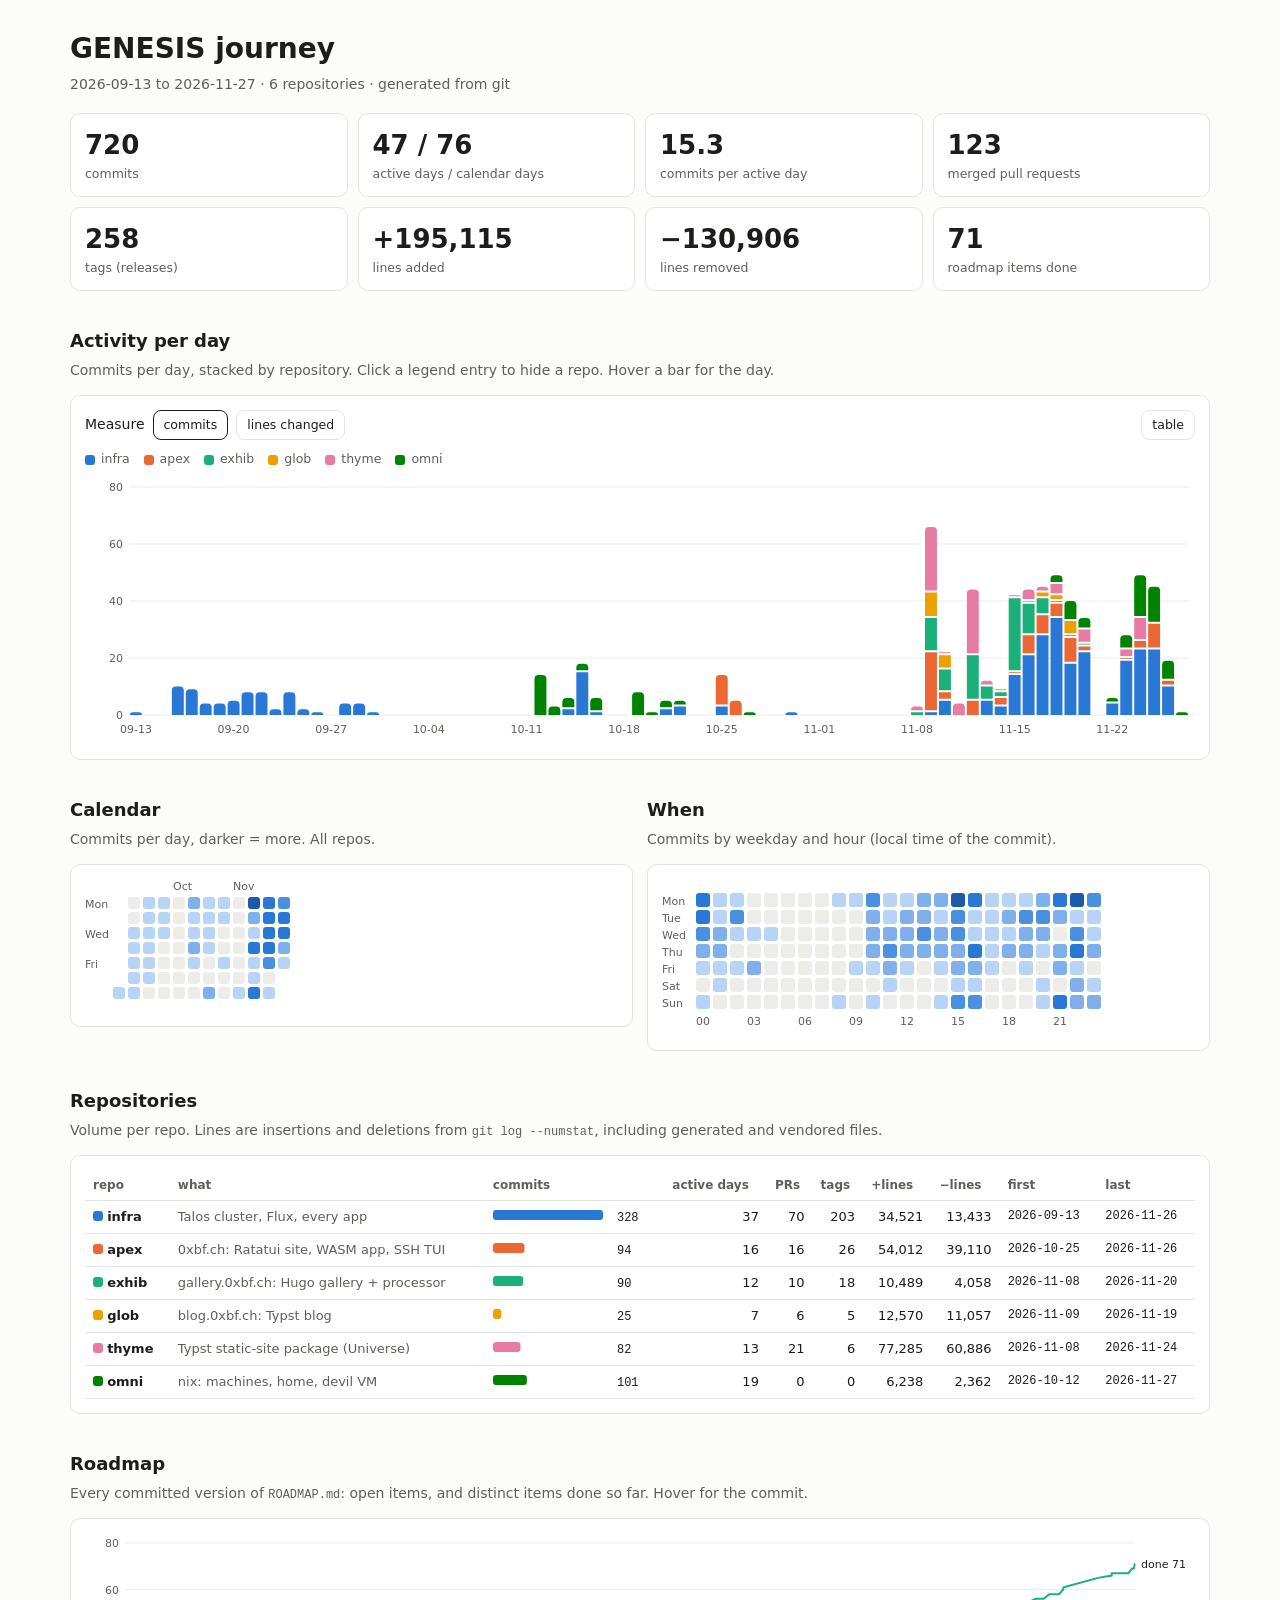
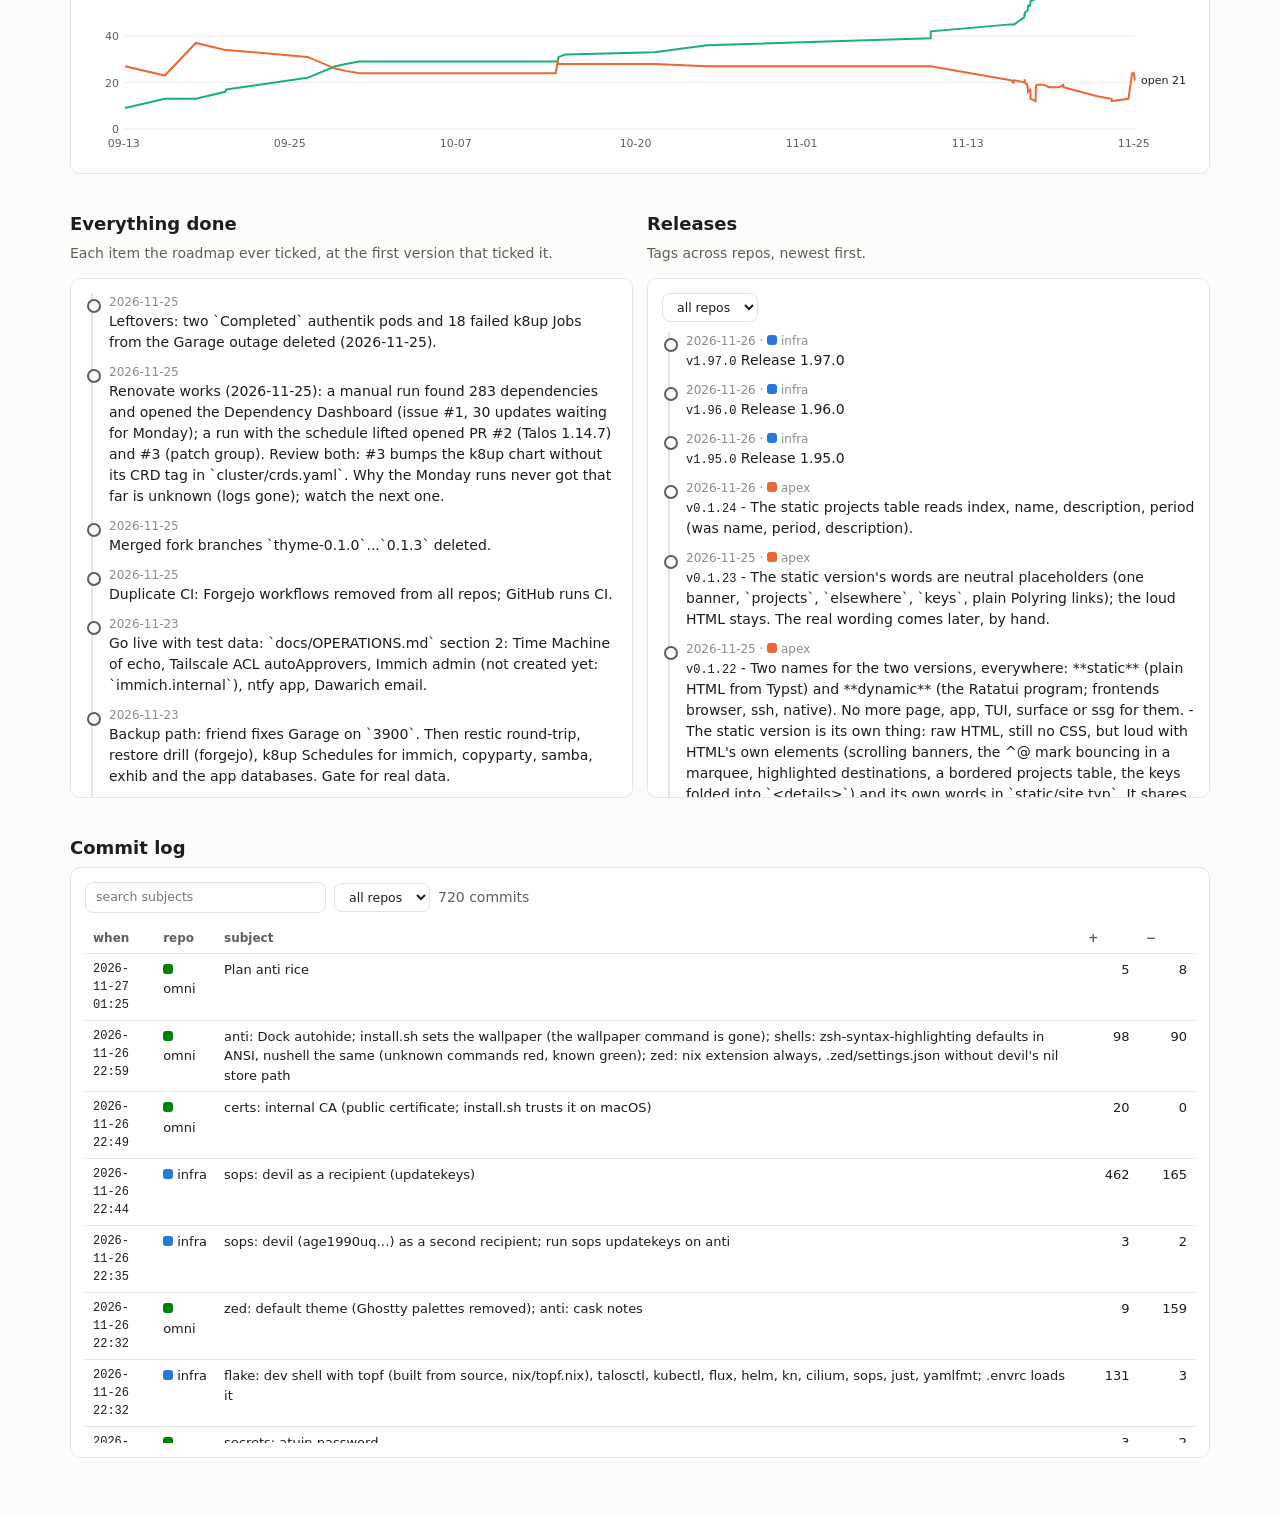
<file: docs/web/journey.html>
<!doctype html>
<html lang="en">
<head>
<meta charset="utf-8">
<meta name="viewport" content="width=device-width,initial-scale=1">
<title>GENESIS journey</title>
<style>
:root{--bg:#fcfcfb;--panel:#ffffff;--line:#e4e4e0;--fg:#1d1d1b;--muted:#5f5f5a;--dim:#8d8d86;--grid:#ececE8;
 --s1:#2a78d6;--s2:#eb6834;--s3:#1baf7a;--s4:#eda100;--s5:#e87ba4;--s6:#008300;
 --q1:#e5f0fc;--q2:#b7d3f5;--q3:#7fb0ec;--q4:#4a8fe0;--q5:#2a78d6;--q6:#1a5aa8;--r:10px;
 --mono:ui-monospace,SFMono-Regular,Menlo,monospace}
@media (prefers-color-scheme:dark){:root{--bg:#1a1a19;--panel:#222220;--line:#34342f;--fg:#ecece8;--muted:#a9a9a2;--dim:#7c7c75;--grid:#2c2c28;
 --s1:#3987e5;--s2:#d95926;--s3:#199e70;--s4:#c98500;--s5:#d55181;--s6:#0ca30c;
 --q1:#1f2a38;--q2:#1d3a5f;--q3:#22548d;--q4:#2c6fbd;--q5:#3987e5;--q6:#79adf0}}
*{box-sizing:border-box}
body{margin:0;background:var(--bg);color:var(--fg);font:14px/1.5 system-ui,-apple-system,Segoe UI,sans-serif}
main{max-width:1180px;margin:0 auto;padding:28px 20px 60px}
h1{font-size:28px;margin:0 0 4px} h2{font-size:18px;margin:36px 0 6px} .lead{color:var(--muted);margin:0 0 14px}
.tiles{display:grid;grid-template-columns:repeat(4,1fr);gap:10px;margin-top:18px}@media(max-width:700px){.tiles{grid-template-columns:repeat(2,1fr)}}
.tile{background:var(--panel);border:1px solid var(--line);border-radius:var(--r);padding:12px 14px}
.tile .n{font-size:26px;font-weight:650;font-variant-numeric:tabular-nums} .tile .l{color:var(--muted);font-size:12.5px}
.card{background:var(--panel);border:1px solid var(--line);border-radius:var(--r);padding:14px;position:relative}
.legend{display:flex;flex-wrap:wrap;gap:6px 14px;font-size:12.5px;color:var(--muted);margin:2px 0 10px}
.legend button{all:unset;cursor:pointer;display:inline-flex;align-items:center;gap:6px}
.legend button[aria-pressed=false]{opacity:.35} .sw{width:10px;height:10px;border-radius:3px;display:inline-block}
.row{display:flex;gap:8px;align-items:center;flex-wrap:wrap;margin:0 0 10px}
.row button,.row input,.row select{background:var(--panel);color:var(--fg);border:1px solid var(--line);border-radius:8px;padding:5px 10px;font:inherit;font-size:12.5px}
.row button[aria-pressed=true]{border-color:var(--fg)}
svg text{fill:var(--muted);font-size:11px;font-family:system-ui,sans-serif}
.tip{position:fixed;pointer-events:none;background:var(--panel);border:1px solid var(--line);border-radius:8px;padding:8px 10px;font-size:12.5px;box-shadow:0 6px 24px #0003;display:none;z-index:9;max-width:340px}
.tip b{font-variant-numeric:tabular-nums}
table{width:100%;border-collapse:collapse;font-size:13px} th,td{text-align:left;padding:6px 8px;border-bottom:1px solid var(--line);vertical-align:top}
th{color:var(--muted);font-weight:600;font-size:12px} td.num{text-align:right;font-variant-numeric:tabular-nums}
.two{display:grid;grid-template-columns:1fr 1fr;gap:14px} @media(max-width:900px){.two{grid-template-columns:1fr}}
.log{max-height:520px;overflow:auto} .mono{font-family:var(--mono);font-size:12px}
.tl{border-left:2px solid var(--line);margin-left:6px;padding-left:16px}
.tl .ev{position:relative;margin:0 0 10px} .tl .ev::before{content:"";position:absolute;left:-22px;top:6px;width:10px;height:10px;border-radius:50%;background:var(--panel);border:2px solid var(--muted)}
.tl .d{color:var(--dim);font-size:12px;font-variant-numeric:tabular-nums}
.hidden{display:none}
</style>
</head>
<body>
<main>
<h1>GENESIS journey</h1>
<p class="lead" id="sub"></p>
<div class="tiles" id="tiles"></div>

<h2>Activity per day</h2>
<p class="lead">Commits per day, stacked by repository. Click a legend entry to hide a repo. Hover a bar for the day.</p>
<div class="card">
 <div class="row"><span>Measure</span><button data-m="c" aria-pressed="true">commits</button><button data-m="l" aria-pressed="false">lines changed</button><span style="flex:1"></span><button id="tbl1" aria-pressed="false">table</button></div>
 <div class="legend" id="leg"></div>
 <div id="daily"></div><div id="dailyTable" class="hidden log"></div>
</div>

<div class="two">
 <div><h2>Calendar</h2><p class="lead">Commits per day, darker = more. All repos.</p><div class="card"><div id="cal"></div></div></div>
 <div><h2>When</h2><p class="lead">Commits by weekday and hour (local time of the commit).</p><div class="card"><div id="week"></div></div></div>
</div>

<h2>Repositories</h2>
<p class="lead">Volume per repo. Lines are insertions and deletions from <span class="mono">git log --numstat</span>, including generated and vendored files.</p>
<div class="card"><div id="repoTable"></div></div>

<h2>Roadmap</h2>
<p class="lead">Every committed version of <span class="mono">ROADMAP.md</span>: open items, and distinct items done so far. Hover for the commit.</p>
<div class="card"><div id="road"></div></div>

<div class="two">
 <div><h2>Everything done</h2><p class="lead">Each item the roadmap ever ticked, at the first version that ticked it.</p><div class="card log"><div class="tl" id="done"></div></div></div>
 <div><h2>Releases</h2><p class="lead">Tags across repos, newest first.</p><div class="card log"><div class="row"><select id="tagRepo"></select></div><div class="tl" id="tags"></div></div></div>
</div>

<h2>Commit log</h2>
<div class="card"><div class="row"><input id="q" placeholder="search subjects" size="30"><select id="logRepo"></select><span id="logCount" style="color:var(--muted)"></span></div><div class="log" id="log"></div></div>
</main>
<div class="tip" id="tip"></div>
<script>
const DATA = {"repos":["infra","apex","exhib","glob","thyme","omni"],"role":{"infra":"Talos cluster, Flux, every app","apex":"0xbf.ch: Ratatui site, WASM app, SSH TUI","exhib":"gallery.0xbf.ch: Hugo gallery + processor","glob":"blog.0xbf.ch: Typst blog","thyme":"Typst static-site package (Universe)","omni":"nix: machines, home, devil VM"},"commits":[{"r":"infra","h":"51904b07","d":"2026-09-13T16:12:27+02:00","s":"Initial commit","a":404,"x":0,"f":11},{"r":"infra","h":"63a02001","d":"2026-09-16T13:17:51+02:00","s":"Stable cluster over Tailnet","a":114,"x":43,"f":13},{"r":"infra","h":"8f3c8574","d":"2026-09-16T15:40:37+02:00","s":"Declare Flux, Kustomization, Local Path Provisioner","a":253,"x":14,"f":9},{"r":"infra","h":"1f8573f5","d":"2026-09-16T15:47:57+02:00","s":"Add publish to GHCR workflow","a":33,"x":0,"f":1},{"r":"infra","h":"e47c7e10","d":"2026-09-16T17:28:58+02:00","s":"fix: vendor local-path-storage","a":1,"x":17,"f":3},{"r":"infra","h":"54909445","d":"2026-09-16T17:40:02+02:00","s":"feat: add Cilium for CNI","a":56,"x":0,"f":3},{"r":"infra","h":"12499b55","d":"2026-09-16T17:49:06+02:00","s":"fix: correct patch to disable flannel","a":3,"x":4,"f":1},{"r":"infra","h":"cbcff83c","d":"2026-09-16T17:59:00+02:00","s":"fix: correct Cilium source","a":16,"x":4,"f":1},{"r":"infra","h":"dc44ae5a","d":"2026-09-16T18:10:56+02:00","s":"fix: give Cilium privileges","a":1,"x":18,"f":1},{"r":"infra","h":"3e26c9b7","d":"2026-09-16T19:02:52+02:00","s":"feat: add MetalLB L2 w/ 10.10.20.128/25","a":78,"x":0,"f":4},{"r":"infra","h":"26a07f9a","d":"2026-09-16T19:14:45+02:00","s":"fix: switch LB to Cilium L2","a":23,"x":46,"f":3},{"r":"infra","h":"64c36cff","d":"2026-09-17T13:25:55+02:00","s":"feat: add ingress stuff, SOPS secrets","a":289,"x":5,"f":10},{"r":"infra","h":"c38d6ee8","d":"2026-09-17T18:44:40+02:00","s":"feat: modularize ingress stack","a":84,"x":38,"f":12},{"r":"infra","h":"ee043264","d":"2026-09-17T18:50:05+02:00","s":"fix: ensure cert-manager namespace","a":5,"x":0,"f":2},{"r":"infra","h":"854d7aa4","d":"2026-09-17T18:53:43+02:00","s":"fix: typo in traefik kustomization","a":0,"x":0,"f":1},{"r":"infra","h":"52fa0542","d":"2026-09-17T19:16:00+02:00","s":"fix: add Gateway CRD from Cilium","a":7,"x":4,"f":3},{"r":"infra","h":"ee147bae","d":"2026-09-17T19:24:44+02:00","s":"fix: same but actually","a":1,"x":0,"f":1},{"r":"infra","h":"784e8150","d":"2026-09-17T19:33:33+02:00","s":"fix: add Gateway Helm CRD","a":48,"x":4,"f":4},{"r":"infra","h":"197023c0","d":"2026-09-17T19:38:54+02:00","s":"fix: infrastructure install chain","a":9,"x":9,"f":1},{"r":"infra","h":"927cb405","d":"2026-09-17T19:52:33+02:00","s":"fix: don't Helm Gateway, use Cilium","a":9,"x":49,"f":4},{"r":"infra","h":"b68a7d29","d":"2026-09-18T00:18:53+02:00","s":"fix: change everything?","a":136,"x":43,"f":14},{"r":"infra","h":"775a709f","d":"2026-09-18T09:50:59+02:00","s":"feat: more modularity?","a":79,"x":30,"f":8},{"r":"infra","h":"861e51e7","d":"2026-09-18T10:47:56+02:00","s":"fix: name change in Traefik","a":3,"x":3,"f":1},{"r":"infra","h":"6f4fb2c1","d":"2026-09-18T19:07:50+02:00","s":"chore: update Markdown files","a":190,"x":186,"f":3},{"r":"infra","h":"032b1d5b","d":"2026-09-19T01:24:06+02:00","s":"fix: correct tags for operator","a":8,"x":4,"f":2},{"r":"infra","h":"15b80d8b","d":"2026-09-19T11:59:18+02:00","s":"Update AGENTS.md","a":2,"x":1,"f":1},{"r":"infra","h":"ae724e08","d":"2026-09-19T15:33:46+02:00","s":"feat: add monitoring","a":374,"x":7,"f":12},{"r":"infra","h":"03e28dec","d":"2026-09-19T16:12:22+02:00","s":"fix: namespace errors","a":11,"x":1,"f":3},{"r":"infra","h":"75694686","d":"2026-09-20T22:06:30+02:00","s":"feat: add DNS (pi-hole, knotd, kresd)","a":442,"x":6,"f":21},{"r":"infra","h":"0da39486","d":"2026-09-20T22:33:48+02:00","s":"fix: missing pi-hole config key","a":13,"x":13,"f":1},{"r":"infra","h":"cd440124","d":"2026-09-20T22:34:11+02:00","s":"feat: cleaner encryption","a":69,"x":61,"f":9},{"r":"infra","h":"4e8d8ffc","d":"2026-09-20T22:39:47+02:00","s":"fix: formatting issue for pi-hole","a":9,"x":8,"f":1},{"r":"infra","h":"28a4ad0d","d":"2026-09-20T22:59:16+02:00","s":"fix: pihole readiness check","a":11,"x":10,"f":2},{"r":"infra","h":"2c85f326","d":"2026-09-21T00:09:48+02:00","s":"feat: replace pihole with agh","a":135,"x":119,"f":15},{"r":"infra","h":"d819bf82","d":"2026-09-21T00:34:07+02:00","s":"fix: something PVC","a":7,"x":9,"f":1},{"r":"infra","h":"a16c4829","d":"2026-09-21T00:43:57+02:00","s":"fix: client list to map","a":3,"x":3,"f":1},{"r":"infra","h":"f051e4d0","d":"2026-09-21T01:05:30+02:00","s":"fix: grafana route backend name","a":6,"x":2,"f":3},{"r":"infra","h":"78617ce3","d":"2026-09-21T13:11:21+02:00","s":"feat: move resolver to oci","a":81,"x":73,"f":7},{"r":"infra","h":"d9fb8f16","d":"2026-09-21T13:38:41+02:00","s":"fix: traefik gatus endpoint","a":2,"x":1,"f":1},{"r":"infra","h":"64eb4b19","d":"2026-09-21T13:44:35+02:00","s":"fix: actually point correctly","a":5,"x":0,"f":1},{"r":"infra","h":"2cf88baa","d":"2026-09-21T14:06:18+02:00","s":"feat: add Homepage","a":237,"x":0,"f":13},{"r":"infra","h":"580fc64c","d":"2026-09-22T01:30:47+02:00","s":"fix: my sanity","a":17,"x":7,"f":5},{"r":"infra","h":"f54db5d3","d":"2026-09-22T02:09:42+02:00","s":"fix: Homepage readiness probe","a":8,"x":0,"f":1},{"r":"infra","h":"2ba7dd52","d":"2026-09-22T02:27:33+02:00","s":"fix: Homepage hopefully for real","a":11,"x":10,"f":2},{"r":"infra","h":"f7f97e09","d":"2026-09-22T02:41:49+02:00","s":"Rotate TS_AUTH_KEY for Talos Extension","a":11,"x":11,"f":1},{"r":"infra","h":"de940dcf","d":"2026-09-22T02:51:09+02:00","s":"fix: formatting of Homepage","a":8,"x":8,"f":1},{"r":"infra","h":"7b5901cc","d":"2026-09-22T12:56:35+02:00","s":"feat: add cloudflare DDNS updater","a":111,"x":0,"f":5},{"r":"infra","h":"13b78614","d":"2026-09-22T13:00:47+02:00","s":"fix: correct secretRef","a":1,"x":1,"f":1},{"r":"infra","h":"7df0d13c","d":"2026-09-22T13:13:03+02:00","s":"fix: favonia tag","a":1,"x":1,"f":1},{"r":"infra","h":"50ac4a15","d":"2026-09-23T13:49:20+02:00","s":"feat: add keel & apex, restructure utilities/","a":293,"x":10,"f":43},{"r":"infra","h":"9a580319","d":"2026-09-23T16:35:41+02:00","s":"Switch to Tailscale IP clusterEndpoint","a":3,"x":3,"f":2},{"r":"infra","h":"1af334e4","d":"2026-09-24T10:32:06+02:00","s":"feat: add knative","a":243,"x":5,"f":6},{"r":"infra","h":"a12328a1","d":"2026-09-24T11:05:28+02:00","s":"fix: GHCR authentication","a":45,"x":5,"f":5},{"r":"infra","h":"9d6494ae","d":"2026-09-24T11:20:03+02:00","s":"fix: Knative CRD issues","a":35,"x":8,"f":7},{"r":"infra","h":"db29d1b3","d":"2026-09-24T16:47:22+02:00","s":"feat: add k8up - no s3 endpoint yet","a":162,"x":48,"f":11},{"r":"infra","h":"ae22166c","d":"2026-09-24T18:00:11+02:00","s":"fix: websecure listener","a":4,"x":4,"f":3},{"r":"infra","h":"086ba8cf","d":"2026-09-24T18:56:32+02:00","s":"fix: Knative CRDs","a":33,"x":7,"f":4},{"r":"infra","h":"8e49740d","d":"2026-09-24T19:09:52+02:00","s":"fix: Knative namespace","a":5,"x":0,"f":2},{"r":"infra","h":"b073834d","d":"2026-09-24T23:01:36+02:00","s":"fix: knative istio","a":9,"x":12,"f":2},{"r":"infra","h":"2f2a676b","d":"2026-09-25T11:40:06+02:00","s":"fix: use hostPort for Traefik","a":5,"x":1,"f":2},{"r":"infra","h":"3b96ee9f","d":"2026-09-25T11:50:21+02:00","s":"fix: correct PSA for Traefik","a":5,"x":1,"f":1},{"r":"infra","h":"3c3369dc","d":"2026-09-26T20:32:33+02:00","s":"feat: add Garage S3 credentials","a":114,"x":74,"f":6},{"r":"infra","h":"d564fc9a","d":"2026-09-28T01:53:14+02:00","s":"Update AGENTS.md","a":4,"x":1,"f":1},{"r":"infra","h":"362135c8","d":"2026-09-28T21:07:07+02:00","s":"feat: add Forgejo","a":361,"x":15,"f":19},{"r":"infra","h":"977e7c6d","d":"2026-09-28T22:15:21+02:00","s":"fix: change admin username","a":17,"x":12,"f":2},{"r":"infra","h":"4bc80b7e","d":"2026-09-28T22:27:27+02:00","s":"fix: DB migration","a":5,"x":0,"f":1},{"r":"infra","h":"9b31bfa9","d":"2026-09-29T13:50:45+02:00","s":"Update AGENTS.md","a":1,"x":1,"f":1},{"r":"infra","h":"9975c976","d":"2026-09-29T15:10:45+02:00","s":"feat: add PDS","a":239,"x":4,"f":15},{"r":"infra","h":"78d103c0","d":"2026-09-29T15:29:43+02:00","s":"fix: remove per handle httproute","a":21,"x":28,"f":8},{"r":"infra","h":"7c3ce855","d":"2026-09-29T21:35:37+02:00","s":"fix: improve it","a":64,"x":17,"f":7},{"r":"infra","h":"2fafbc9e","d":"2026-09-30T14:50:18+02:00","s":"feat: add Kata","a":40,"x":2,"f":5},{"r":"omni","h":"f0c63c4c","d":"2026-10-12T13:22:58+02:00","s":"Initial commit","a":862,"x":0,"f":19},{"r":"omni","h":"b9c11bc4","d":"2026-10-12T13:32:58+02:00","s":"feat: add devshells","a":13,"x":0,"f":1},{"r":"omni","h":"42742ba5","d":"2026-10-12T13:33:47+02:00","s":"feat: simplify nixfmt name in devshells","a":1,"x":1,"f":1},{"r":"omni","h":"eb3ea231","d":"2026-10-12T13:49:36+02:00","s":"feat: nix manages homebrew","a":67,"x":13,"f":5},{"r":"omni","h":"82890e66","d":"2026-10-12T13:55:20+02:00","s":"feat: update bootstrap documentation","a":9,"x":4,"f":1},{"r":"omni","h":"04a6c4a7","d":"2026-10-12T15:56:09+02:00","s":"feat: add SSH keys, new SOPS recipient","a":124,"x":38,"f":8},{"r":"omni","h":"fddb08a4","d":"2026-10-12T15:57:00+02:00","s":"feat: use nixfmt without rfc suffix","a":1,"x":1,"f":1},{"r":"omni","h":"ef4aa80a","d":"2026-10-12T16:13:26+02:00","s":"fix: keys","a":70,"x":55,"f":2},{"r":"omni","h":"76aebdfd","d":"2026-10-12T20:38:07+02:00","s":"feat: add ghostty stuff","a":78,"x":24,"f":5},{"r":"omni","h":"1b64d6db","d":"2026-10-12T20:44:22+02:00","s":"fix: again same","a":7,"x":10,"f":1},{"r":"omni","h":"a07612c8","d":"2026-10-12T21:25:41+02:00","s":"feat: add starship","a":202,"x":84,"f":1},{"r":"omni","h":"b2b7bde6","d":"2026-10-12T21:43:33+02:00","s":"fix: make starship click","a":42,"x":2,"f":4},{"r":"omni","h":"3b8cae87","d":"2026-10-12T23:02:39+02:00","s":"feat: pray starship","a":30,"x":2,"f":1},{"r":"omni","h":"9c6beead","d":"2026-10-12T23:15:18+02:00","s":"feat: pay-respects, atuin, aliases","a":41,"x":27,"f":1},{"r":"omni","h":"d8a45176","d":"2026-10-13T10:59:11+02:00","s":"feat: standalone, git identity","a":34,"x":1,"f":2},{"r":"omni","h":"24bb0103","d":"2026-10-13T21:19:04+02:00","s":"feat: half working starship","a":32,"x":34,"f":1},{"r":"omni","h":"19d9fe68","d":"2026-10-13T22:46:22+02:00","s":"feat: human ingenuity","a":102,"x":102,"f":1},{"r":"omni","h":"b4fff6bf","d":"2026-10-14T00:24:48+02:00","s":"fix: sexy starship","a":28,"x":48,"f":1},{"r":"omni","h":"f6945d1f","d":"2026-10-14T00:27:32+02:00","s":"fix: tiny mistake","a":5,"x":5,"f":1},{"r":"omni","h":"6e29fbf4","d":"2026-10-14T04:34:54+02:00","s":"feat: tweak atuin","a":8,"x":1,"f":1},{"r":"omni","h":"d87eceaf","d":"2026-10-14T19:10:52+02:00","s":"feat: add nvf, gpg","a":132,"x":30,"f":10},{"r":"infra","h":"b19a45fe","d":"2026-10-14T19:12:39+02:00","s":"feat: update topf, restructure patches","a":243,"x":17,"f":17},{"r":"infra","h":"e6e59503","d":"2026-10-14T22:43:00+02:00","s":"Update ROADMAP.md","a":99,"x":53,"f":1},{"r":"infra","h":"70034bc5","d":"2026-10-15T00:39:25+02:00","s":"feat: add teleport","a":151,"x":9,"f":11},{"r":"infra","h":"81751d34","d":"2026-10-15T01:19:38+02:00","s":"fix: make teleport trust CA","a":34,"x":2,"f":3},{"r":"omni","h":"6e182737","d":"2026-10-15T01:23:34+02:00","s":"feat: setup teleport, disable sshd","a":102,"x":10,"f":3},{"r":"infra","h":"29379abc","d":"2026-10-15T01:33:34+02:00","s":"fix: missing teleport namespace","a":1,"x":0,"f":1},{"r":"omni","h":"f6b9f343","d":"2026-10-15T11:50:03+02:00","s":"fix: GPG wiring","a":38,"x":33,"f":4},{"r":"infra","h":"11556408","d":"2026-10-15T11:50:32+02:00","s":"feat: add devil","a":146,"x":3,"f":7},{"r":"infra","h":"eb4237a0","d":"2026-10-15T13:14:54+02:00","s":"feat: add egress tailscale relay","a":160,"x":3,"f":7},{"r":"omni","h":"787986fd","d":"2026-10-15T13:21:02+02:00","s":"fix: toplevel gpg in secrets sops","a":20,"x":20,"f":1},{"r":"infra","h":"1341b920","d":"2026-10-15T13:40:37+02:00","s":"fix: sentinel tag on devil image","a":7,"x":2,"f":2},{"r":"infra","h":"50aa9a7d","d":"2026-10-15T14:46:57+02:00","s":"fix: devil not booting","a":16,"x":3,"f":2},{"r":"infra","h":"c5d386fa","d":"2026-10-15T16:00:26+02:00","s":"fix: enable tty for devil","a":4,"x":0,"f":1},{"r":"infra","h":"3f7815bd","d":"2026-10-15T17:52:56+02:00","s":"fix: i don't even know","a":8,"x":0,"f":1},{"r":"infra","h":"a36457d5","d":"2026-10-15T21:57:53+02:00","s":"feat: devil teleport config in k8s","a":45,"x":0,"f":3},{"r":"infra","h":"9a244ade","d":"2026-10-15T22:18:29+02:00","s":"fix: teleport auth list","a":4,"x":1,"f":1},{"r":"infra","h":"a49266f3","d":"2026-10-15T22:28:42+02:00","s":"fix: same again","a":1,"x":4,"f":1},{"r":"infra","h":"b2136f92","d":"2026-10-15T22:36:05+02:00","s":"fix: change host IP","a":1,"x":1,"f":1},{"r":"infra","h":"37340c72","d":"2026-10-15T22:45:36+02:00","s":"fix: something else","a":11,"x":1,"f":2},{"r":"infra","h":"4bf51575","d":"2026-10-15T23:09:47+02:00","s":"fix: who knows","a":19,"x":6,"f":2},{"r":"omni","h":"fc05be4f","d":"2026-10-16T01:22:42+02:00","s":"fix: teleport stuff","a":14,"x":47,"f":4},{"r":"infra","h":"9e36f5af","d":"2026-10-16T12:16:47+02:00","s":"feat: devil PVC","a":47,"x":14,"f":3},{"r":"omni","h":"44015c9c","d":"2026-10-16T14:40:15+02:00","s":"feat: add devil age key","a":23,"x":11,"f":3},{"r":"omni","h":"ed476b1c","d":"2026-10-16T15:34:39+02:00","s":"fix: declarative hostname in devil","a":5,"x":0,"f":1},{"r":"omni","h":"0ddd646e","d":"2026-10-16T15:38:09+02:00","s":"fix: user manager linger","a":4,"x":0,"f":1},{"r":"omni","h":"2dd01eb0","d":"2026-10-16T16:56:28+02:00","s":"feat: update secrets","a":27,"x":27,"f":3},{"r":"omni","h":"853bddff","d":"2026-10-19T15:22:49+02:00","s":"feat: restructure","a":134,"x":69,"f":20},{"r":"omni","h":"d61d6993","d":"2026-10-19T15:26:49+02:00","s":"fix: deeper secrets file path","a":1,"x":1,"f":1},{"r":"omni","h":"e8319376","d":"2026-10-19T16:27:13+02:00","s":"fix: bat paging","a":1,"x":1,"f":1},{"r":"omni","h":"7b13a667","d":"2026-10-19T21:24:40+02:00","s":"feat: enable man on devil","a":5,"x":0,"f":1},{"r":"omni","h":"2bf947d3","d":"2026-10-19T21:40:53+02:00","s":"feat: disable atuin AI","a":6,"x":2,"f":1},{"r":"omni","h":"9e6e301a","d":"2026-10-19T22:07:45+02:00","s":"fix: disable ai for real","a":2,"x":1,"f":1},{"r":"omni","h":"17f76492","d":"2026-10-19T22:29:13+02:00","s":"feat: customize starship for teleport","a":2,"x":2,"f":1},{"r":"omni","h":"f3cf4f63","d":"2026-10-19T22:45:22+02:00","s":"fix: no newline after starship in nu","a":1,"x":1,"f":1},{"r":"omni","h":"bff792de","d":"2026-10-20T21:39:31+02:00","s":"feat: add ssh on devil","a":108,"x":41,"f":5},{"r":"omni","h":"08232e41","d":"2026-10-21T14:53:04+02:00","s":"feat: restructure more nice","a":217,"x":195,"f":22},{"r":"infra","h":"660b4370","d":"2026-10-21T22:30:14+02:00","s":"devil: ssh 2222 + ghostty-web terminal + devil-pvc rename","a":292,"x":30,"f":15},{"r":"omni","h":"137d38c4","d":"2026-10-21T22:52:45+02:00","s":"devil: disable nix sandbox (kata VM DNS in build sandbox)","a":6,"x":0,"f":1},{"r":"omni","h":"ef23bf2f","d":"2026-10-21T22:55:10+02:00","s":"devil: disable nix sandbox (kata VM DNS in build sandbox)","a":1,"x":4,"f":1},{"r":"infra","h":"77eacc7a","d":"2026-10-21T23:36:08+02:00","s":"ghostty-web: use ghostty-web's own FitAddon (xterm addon crashes)","a":5,"x":3,"f":1},{"r":"omni","h":"93cff86c","d":"2026-10-22T01:04:51+02:00","s":"devil: render ssh authorized_keys secret as bf (sshd reads keys as the login user)","a":3,"x":1,"f":1},{"r":"infra","h":"df4b3f8b","d":"2026-10-22T01:47:39+02:00","s":"devil: fix ghostty-web websocket subprotocol (ttyd -> tty)","a":7,"x":6,"f":2},{"r":"infra","h":"2873a927","d":"2026-10-22T23:31:04+02:00","s":"feat: add atuin server","a":179,"x":1,"f":11},{"r":"omni","h":"ebc159d6","d":"2026-10-22T23:49:15+02:00","s":"feat: set atuin sync address","a":1,"x":1,"f":1},{"r":"infra","h":"59e977ef","d":"2026-10-22T23:49:49+02:00","s":"feat: close atuin registrations","a":1,"x":1,"f":1},{"r":"apex","h":"9765355a","d":"2026-10-25T08:32:48+01:00","s":"Initial commit","a":1552,"x":0,"f":31},{"r":"apex","h":"8b522add","d":"2026-10-25T14:53:27+01:00","s":"feat: change to `noscript`","a":208,"x":1333,"f":34},{"r":"infra","h":"1ecffa61","d":"2026-10-25T16:51:33+01:00","s":"feat: small changes (lmao)","a":104,"x":322,"f":19},{"r":"apex","h":"96c677e1","d":"2026-10-25T16:52:55+01:00","s":"fix: don't cache","a":15,"x":32,"f":3},{"r":"apex","h":"67633bb9","d":"2026-10-25T20:56:18+01:00","s":"site: handwritten no-JS version of 0xbf.ch","a":534,"x":14,"f":3},{"r":"infra","h":"fdf6e331","d":"2026-10-25T21:02:08+01:00","s":"apex: move Keel annotations onto the Deployment metadata","a":7,"x":4,"f":1},{"r":"apex","h":"696a224c","d":"2026-10-25T21:12:40+01:00","s":"chore: inline dev server into justfile, drop dev.py","a":42,"x":42,"f":4},{"r":"infra","h":"b99abf95","d":"2026-10-25T21:19:35+01:00","s":"ci: bump actions to node24 majors, pin runner to ubuntu-24.04","a":11,"x":13,"f":2},{"r":"apex","h":"de0ba648","d":"2026-10-25T21:32:20+01:00","s":"ci: allow manual re-publish via workflow_dispatch","a":3,"x":0,"f":1},{"r":"apex","h":"fddf5554","d":"2026-10-25T22:28:14+01:00","s":"feat: add human touch","a":22,"x":28,"f":1},{"r":"apex","h":"8d33e5c5","d":"2026-10-25T22:46:32+01:00","s":"feat: site at root URLs, /cv serves the CV PDF","a":1153,"x":189,"f":9},{"r":"apex","h":"12768823","d":"2026-10-25T23:10:38+01:00","s":"feat: dark-first color scheme, retired /noscript URLs hop to /","a":45,"x":16,"f":5},{"r":"apex","h":"ffa73f2d","d":"2026-10-25T23:22:31+01:00","s":"fix: no-cache headers + real 301s for retired /noscript paths","a":28,"x":26,"f":5},{"r":"apex","h":"5ece35c4","d":"2026-10-25T23:52:36+01:00","s":"fix: spelling, ordering","a":2,"x":2,"f":1},{"r":"apex","h":"738e0406","d":"2026-10-26T10:21:12+01:00","s":"fix: wording, cleanup","a":1,"x":10,"f":1},{"r":"apex","h":"88d7b2bd","d":"2026-10-26T10:52:16+01:00","s":"feat: add keys, update favicon, wording","a":63,"x":36,"f":5},{"r":"apex","h":"3d5a8efe","d":"2026-10-26T11:25:48+01:00","s":"feat: one-page site, contact up top, keys in footer, auto separators","a":90,"x":29,"f":7},{"r":"apex","h":"f42069dc","d":"2026-10-26T12:56:17+01:00","s":"fix: remove ugly stuff from CSS","a":0,"x":23,"f":1},{"r":"apex","h":"6d8fc7df","d":"2026-10-26T20:53:56+01:00","s":"feat: wording, mail address","a":2,"x":2,"f":2},{"r":"omni","h":"77c909e2","d":"2026-10-27T13:27:50+01:00","s":"feat: tear out teleport","a":20,"x":30,"f":5},{"r":"infra","h":"4e7c2e1d","d":"2026-10-30T01:19:32+01:00","s":"feat: add blog","a":153,"x":6,"f":10},{"r":"thyme","h":"f1fac811","d":"2026-11-08T23:28:27Z","s":"chore: setup autoformatting (just fmt/lint), pre-commit hooks, pyproject.toml, and CI/release workflow checks; clean up regex escapes","a":161,"x":11,"f":3},{"r":"exhib","h":"dd4f0ba7","d":"2026-11-08T23:43:05Z","s":"Clean up, modernize, and align with glob/blog design language","a":377,"x":212,"f":31},{"r":"thyme","h":"fb5d23c1","d":"2026-11-08T23:54:24+01:00","s":"Initial commit","a":27786,"x":0,"f":51},{"r":"exhib","h":"774b900e","d":"2026-11-09T00:00:45+01:00","s":"Initial commit","a":1511,"x":0,"f":55},{"r":"glob","h":"ca20f179","d":"2026-11-09T00:01:19+01:00","s":"Initial commit","a":1402,"x":0,"f":39},{"r":"exhib","h":"49668474","d":"2026-11-09T00:04:24Z","s":"Stage infra go-live in repo layout; Helvetica Neue + neutral monochrome","a":428,"x":324,"f":24},{"r":"apex","h":"1dff63cf","d":"2026-11-09T00:09:11+01:00","s":"Initial commit","a":36194,"x":0,"f":137},{"r":"exhib","h":"7b839e92","d":"2026-11-09T00:14:52Z","s":"Restore Commit Mono and the original perfected design; neutral monochrome only","a":149,"x":39,"f":9},{"r":"glob","h":"bc51b62b","d":"2026-11-09T00:21:41Z","s":"Make the colorscheme strictly monochrome (no hue anywhere)","a":249,"x":3,"f":5},{"r":"glob","h":"d54361ed","d":"2026-11-09T00:30:04Z","s":"Revert \"Make the colorscheme strictly monochrome (no hue anywhere)\"","a":3,"x":249,"f":5},{"r":"exhib","h":"5e09058d","d":"2026-11-09T00:30:16Z","s":"piece flow fill + metadata alignment, warm paper theme, sqrt2 collection tiles, arrow-key collection viewer","a":51,"x":26,"f":6},{"r":"exhib","h":"cd794bf5","d":"2026-11-09T00:33:06Z","s":"Revert to strict neutral monochrome palette","a":10,"x":10,"f":4},{"r":"exhib","h":"355854ae","d":"2026-11-09T00:34:10Z","s":"Hide metadata in standalone piece flow view","a":1,"x":3,"f":3},{"r":"exhib","h":"eded46f1","d":"2026-11-09T00:39:28Z","s":"Add subtle CSS motion for grid tiles, chrome and viewer open","a":17,"x":0,"f":2},{"r":"glob","h":"cbf86a69","d":"2026-11-09T00:53:00Z","s":"Rewrite the thyme post in ASD-STE100 and add four draft posts","a":136,"x":39,"f":5},{"r":"glob","h":"1c4dd079","d":"2026-11-09T00:53:20Z","s":"State the 31 min 11 s total in the prose of the thyme post","a":1,"x":1,"f":1},{"r":"exhib","h":"fc4e24cf","d":"2026-11-09T08:53:35Z","s":"Drop :target overlay animations; extend zoom to card titles","a":7,"x":10,"f":2},{"r":"exhib","h":"f7c28b55","d":"2026-11-09T09:49:53Z","s":"Deep-link grid mosaic cells; per-cell hover zoom; normal cursor; full placeholder archive","a":126,"x":28,"f":13},{"r":"glob","h":"7558ab87","d":"2026-11-09T10:17:26Z","s":"Remove the GitHub link from the homepage link row","a":0,"x":1,"f":1},{"r":"thyme","h":"254b5d1f","d":"2026-11-09T10:35:01Z","s":"fix: restore compilation and unify site configuration","a":454,"x":194,"f":23},{"r":"thyme","h":"d5540068","d":"2026-11-09T10:45:07Z","s":"refactor: unify export naming and simplify site emission","a":8006,"x":9929,"f":14},{"r":"thyme","h":"9c26fff4","d":"2026-11-09T10:46:39Z","s":"docs: give every public function a doc comment; complete blog export surface","a":43,"x":32,"f":2},{"r":"thyme","h":"e63f0406","d":"2026-11-09T10:46:42Z","s":"docs: regenerate manual.pdf with the new function documentation","a":9661,"x":7703,"f":1},{"r":"thyme","h":"742cf879","d":"2026-11-09T10:49:36Z","s":"build: add a 'just preview' recipe for a browsable sample site","a":48,"x":0,"f":2},{"r":"thyme","h":"4d59baa5","d":"2026-11-09T10:56:51Z","s":"fix: make the oklch palette render the documented sRGB values exactly","a":4849,"x":4818,"f":4},{"r":"thyme","h":"fbb647e9","d":"2026-11-09T11:31:15Z","s":"fix: readable palette tokens, valid @font-face, and heading id suffixes","a":8296,"x":8294,"f":7},{"r":"exhib","h":"5b610a7b","d":"2026-11-09T11:35:07Z","s":"Author palette in OKLCH (zero chroma), as converged on in the thyme session","a":16,"x":16,"f":4},{"r":"glob","h":"43c0902f","d":"2026-11-09T11:50:00Z","s":"Build against vendored thyme (upstream PR #1) and exemel 0.3.0","a":9824,"x":11,"f":31},{"r":"apex","h":"d0324a08","d":"2026-11-09T13:26:57Z","s":"feat: one URL, one image, three surfaces \u2014 and thyme 0.1.0","a":7983,"x":20889,"f":140},{"r":"apex","h":"2fe895fc","d":"2026-11-09T14:52:19Z","s":"fix(ssg): mirror the terminal on the page, and give the top of the page room","a":109,"x":55,"f":6},{"r":"apex","h":"2ad7cd09","d":"2026-11-09T14:55:23Z","s":"fix(ssg): put the page's block rhythm on #plain too","a":9,"x":0,"f":1},{"r":"apex","h":"a0ab8502","d":"2026-11-09T14:57:20Z","s":"fix(ssg): trim the about the way the terminal does","a":3,"x":3,"f":1},{"r":"apex","h":"3cb851ad","d":"2026-11-09T14:57:28Z","s":"fix(ssg): let the footer line wrap cleanly on narrow viewports","a":3,"x":1,"f":1},{"r":"apex","h":"a154141d","d":"2026-11-09T15:05:42Z","s":"fix(ssg): keep the about as written, keep the colophon on the footer line","a":15,"x":8,"f":4},{"r":"apex","h":"536b6fb3","d":"2026-11-09T15:12:24Z","s":"fix(ssg): style the contact page, cap the colophon, balance the page's air","a":12,"x":2,"f":4},{"r":"thyme","h":"ada55bac","d":"2026-11-09T15:25:12Z","s":"Derive theme-color from the theme; fix preview landing page","a":131,"x":21,"f":3},{"r":"apex","h":"2cd7786a","d":"2026-11-09T15:27:32Z","s":"content: eight projects, in the order the terminal lists them","a":70,"x":64,"f":6},{"r":"apex","h":"f57c84e3","d":"2026-11-09T15:30:17Z","s":"ci: check the rendered project order against content/projects.toml","a":15,"x":0,"f":1},{"r":"thyme","h":"0d26d016","d":"2026-11-09T15:39:36Z","s":"Close the theme-color hole, fix the release pipeline, document the surface","a":468,"x":230,"f":13},{"r":"thyme","h":"21008efa","d":"2026-11-09T15:46:43Z","s":"Fix the first CI run: `typst fmt` does not exist","a":111,"x":46,"f":6},{"r":"thyme","h":"1f8e4501","d":"2026-11-09T15:50:12Z","s":"Annotate `just check` failures so they are readable from the PR","a":14,"x":1,"f":1},{"r":"glob","h":"c9d7bbbe","d":"2026-11-09T15:51:39Z","s":"Freeze: sync vendored thyme, document the pins, stage go-live in infra/","a":254,"x":60,"f":6},{"r":"thyme","h":"6d56d290","d":"2026-11-09T15:54:29Z","s":"Fix `unknown variable: shell-theme` \u2014 the bundle path caught what local checks could not","a":8,"x":0,"f":1},{"r":"exhib","h":"e0bb92c9","d":"2026-11-09T15:57:18Z","s":"Go-live review: fix SWS root/health probes, XML feeds; complete infra go-live runbook","a":234,"x":114,"f":6},{"r":"thyme","h":"cb9fcc53","d":"2026-11-09T16:01:19Z","s":"Emit robots.txt; it was documented and exported but never called","a":26,"x":0,"f":3},{"r":"thyme","h":"d4bebc1a","d":"2026-11-09T16:05:17Z","s":"Check the documented Tadi mapping: `site.typ`, not `index.typ`","a":8,"x":4,"f":2},{"r":"thyme","h":"5ae8d6e0","d":"2026-11-09T16:09:18Z","s":"Make the manual reproducible; stop asserting on a PDF I cannot regenerate","a":8,"x":10,"f":3},{"r":"apex","h":"9b12f420","d":"2026-11-09T16:15:53Z","s":"fix: the app shell spoke the terminal's dialect, and the docroot kept the page","a":480,"x":650,"f":12},{"r":"apex","h":"6ec82385","d":"2026-11-09T16:18:12Z","s":"ci: run on the branches this repo actually has","a":4,"x":1,"f":1},{"r":"apex","h":"d9d38227","d":"2026-11-09T16:28:59Z","s":"revert: plain links at the top, thyme to master, no dev script","a":225,"x":277,"f":12},{"r":"apex","h":"43444287","d":"2026-11-09T16:32:13Z","s":"ci: one-shot ssg probe for the bundle path","a":52,"x":0,"f":1},{"r":"apex","h":"3e7a6cf5","d":"2026-11-09T16:32:29Z","s":"chore: ssg probe report","a":64,"x":0,"f":1},{"r":"apex","h":"62ada18e","d":"2026-11-09T16:34:40Z","s":"ci: assert the plain links, and drop the ssg probe","a":4,"x":120,"f":3},{"r":"apex","h":"b828f65a","d":"2026-11-09T16:37:59Z","s":"ci: master is the only branch left to push to","a":4,"x":4,"f":1},{"r":"apex","h":"92ec3d1e","d":"2026-11-09T16:41:31Z","s":"just serve: the same environment the container sets","a":1,"x":0,"f":1},{"r":"infra","h":"a60a7995","d":"2026-11-09T17:11:33Z","s":"feat: go-live apex ssh on 22 + glob blog + exhib gallery","a":605,"x":19,"f":20},{"r":"apex","h":"08920395","d":"2026-11-09T17:35:31Z","s":"content: the current CV","a":429,"x":414,"f":1},{"r":"apex","h":"e90d5924","d":"2026-11-09T17:50:45Z","s":"css: the page's rhythm lives in the wrapper, and the CV keeps its name","a":21,"x":0,"f":2},{"r":"apex","h":"734af8c9","d":"2026-11-09T18:05:08Z","s":"chore: `infra/` has landed in the `infra` repo","a":17,"x":997,"f":14},{"r":"glob","h":"7b3eceb7","d":"2026-11-09T18:05:19Z","s":"Post-go-live cleanup: drop `infra/` and the vendored packages","a":29,"x":10113,"f":38},{"r":"exhib","h":"cf5adc3c","d":"2026-11-09T18:05:53Z","s":"chore: drop infra go-live staging (landed in bfeitknecht/infra)","a":3,"x":717,"f":12},{"r":"thyme","h":"1f8daff1","d":"2026-11-09T19:35:05Z","s":"Fold [Unreleased] into 0.1.0 and add the release shortlist","a":175,"x":21,"f":4},{"r":"thyme","h":"f13a82f6","d":"2026-11-09T21:47:58Z","s":"Audit pass: fix a no-op format check, brittle release parsing, and unformatted tree","a":2241,"x":853,"f":30},{"r":"thyme","h":"96492f05","d":"2026-11-09T22:04:50Z","s":"Drop scripts/, one `fmt` recipe, and read typst.toml with tomllib","a":155,"x":368,"f":12},{"r":"thyme","h":"b0959069","d":"2026-11-09T22:13:03Z","s":"Let release.yaml call the justfile; drop the pre-commit config","a":63,"x":119,"f":6},{"r":"thyme","h":"63fae79b","d":"2026-11-09T22:28:13Z","s":"Cut the recipe surface down to what earns a name","a":108,"x":153,"f":6},{"r":"thyme","h":"e76b81d1","d":"2026-11-09T22:42:13Z","s":"Fold the thumbnail into `check`; make `stage-universe` the real thing","a":74,"x":73,"f":5},{"r":"thyme","h":"181b6739","d":"2026-11-09T22:50:40Z","s":"Make `check` a gate again, and let `release` own the writes","a":64,"x":82,"f":6},{"r":"thyme","h":"dc433f75","d":"2026-11-09T23:05:58Z","s":"Bring the docs back in line with the tooling","a":54,"x":45,"f":4},{"r":"exhib","h":"75437bb7","d":"2026-11-10T16:53:15Z","s":"Move the upload flow into a justfile; drop scripts/","a":37,"x":31,"f":4},{"r":"exhib","h":"4c56627d","d":"2026-11-10T17:38:40Z","s":"Document just --list correctly in the justfile","a":2,"x":4,"f":1},{"r":"exhib","h":"4a71dc3f","d":"2026-11-10T17:40:04Z","s":"Make the default recipe list the recipes","a":5,"x":1,"f":1},{"r":"glob","h":"015fd0e3","d":"2026-11-10T18:38:07Z","s":"Move the font tooling into the justfile and drop `scripts/`","a":131,"x":172,"f":4},{"r":"exhib","h":"4d86d6f0","d":"2026-11-10T18:38:29Z","s":"Simplify templates, add section banners to CSS","a":94,"x":85,"f":10},{"r":"apex","h":"9a037533","d":"2026-11-10T18:42:24Z","s":"chore: no more scripts/ \u2014 the justfile is the runner","a":71,"x":55,"f":4},{"r":"glob","h":"9053070e","d":"2026-11-10T18:45:26Z","s":"Collapse `dev` into `just serve`, and add `check` / `fmt` recipes","a":38,"x":65,"f":2},{"r":"exhib","h":"293c35a3","d":"2026-11-10T18:49:21Z","s":"Restructure file layout: styles/, grouped partials","a":26,"x":21,"f":19},{"r":"glob","h":"ee7c88c6","d":"2026-11-10T18:50:26Z","s":"Fold the font fetch into `check --fonts`, rename the image recipes","a":44,"x":32,"f":2},{"r":"exhib","h":"bef47b61","d":"2026-11-10T18:56:45Z","s":"Split the ingest worker into a package","a":249,"x":229,"f":7},{"r":"glob","h":"88580a84","d":"2026-11-10T19:18:39Z","s":"Rewrite the comments and prose in Simplified Technical English","a":108,"x":105,"f":10},{"r":"apex","h":"2ae21c44","d":"2026-11-10T19:21:27Z","s":"docs: rewrite the prose and the comments in simplified technical English","a":594,"x":571,"f":38},{"r":"exhib","h":"219ac81d","d":"2026-11-10T19:23:52Z","s":"Rewrite comments and prose in plain technical English","a":102,"x":90,"f":19},{"r":"thyme","h":"79d196c1","d":"2026-11-10T19:25:12Z","s":"Rewrite the prose in ASD-STE100 style","a":102,"x":111,"f":5},{"r":"glob","h":"647d452a","d":"2026-11-10T19:25:32+01:00","s":"Formatting","a":1,"x":1,"f":1},{"r":"exhib","h":"805f6a6b","d":"2026-11-10T19:26:14+01:00","s":"Clean up","a":210,"x":126,"f":12},{"r":"infra","h":"dd6cb31b","d":"2026-11-10T19:35:41Z","s":"style: use STE100 in comments and docs","a":179,"x":193,"f":13},{"r":"infra","h":"fc2136f7","d":"2026-11-10T19:50:22Z","s":"style: remove em dashes repo-wide","a":308,"x":322,"f":139},{"r":"infra","h":"31ef7c74","d":"2026-11-10T19:50:54Z","s":"docs: add exhib-only go-live shortlist","a":85,"x":0,"f":1},{"r":"infra","h":"49c2d6b6","d":"2026-11-10T20:01:39Z","s":"style: use STE100 in comments and docs (thorough)","a":409,"x":439,"f":31},{"r":"apex","h":"46ea21c6","d":"2026-11-10T20:20:19+01:00","s":"Stuff","a":36,"x":37,"f":5},{"r":"infra","h":"40c0a9bf","d":"2026-11-10T20:23:01+01:00","s":"Add secrets, create docs/","a":197,"x":152,"f":5},{"r":"thyme","h":"ba95e256","d":"2026-11-11T00:17:56Z","s":"Replace exemel with syndicate for XML, feeds and sitemaps","a":1799,"x":1012,"f":23},{"r":"thyme","h":"6b15edf8","d":"2026-11-11T00:32:00Z","s":"Take the release guards from syndicate","a":90,"x":16,"f":5},{"r":"thyme","h":"69cb8be3","d":"2026-11-11T00:53:14Z","s":"Give UNIVERSE_REPO the host, replacing UNIVERSE_FORK","a":54,"x":18,"f":4},{"r":"thyme","h":"68ec71af","d":"2026-11-11T02:17:20Z","s":"Do not fail the release when the submission PR is refused","a":60,"x":14,"f":4},{"r":"thyme","h":"601be2fa","d":"2026-11-12T11:32:36Z","s":"Drop the vendored copy of syndicate","a":47,"x":1760,"f":16},{"r":"apex","h":"6cb88068","d":"2026-11-12T12:04:09Z","s":"build: take thyme and its dependencies from Typst Universe","a":104,"x":10325,"f":41},{"r":"thyme","h":"214dd258","d":"2026-11-12T12:08:09Z","s":"Add llms.txt and prepare the 0.1.0 release","a":415,"x":19,"f":10},{"r":"apex","h":"21993ef4","d":"2026-11-12T12:19:02Z","s":"build: cut releases from the changelog","a":136,"x":32,"f":5},{"r":"thyme","h":"1d42d157","d":"2026-11-12T12:19:12Z","s":"Make robots and llms take a path instead of owning the format","a":71,"x":182,"f":6},{"r":"apex","h":"77f6bbdd","d":"2026-11-12T12:24:00Z","s":"build: render the favicon from ssg/favicon.typ","a":15,"x":5,"f":4},{"r":"apex","h":"ab68b968","d":"2026-11-12T12:28:29Z","s":"build: fold app-release into app and describe the default recipe","a":7,"x":9,"f":1},{"r":"thyme","h":"07af3706","d":"2026-11-12T12:28:58Z","s":"Stop generating robots.txt and llms.txt, and simplify the changelog","a":138,"x":441,"f":13},{"r":"thyme","h":"f578c6c5","d":"2026-11-12T12:32:02Z","s":"Match the bundle directory name that `check` actually creates","a":10,"x":10,"f":1},{"r":"apex","h":"4b503050","d":"2026-11-12T12:33:38Z","s":"build: name the recipes after what they produce","a":49,"x":51,"f":5},{"r":"exhib","h":"e1abf4b9","d":"2026-11-12T12:59:15Z","s":"Add writings: text-only creative writing, markdown descriptions","a":68,"x":10,"f":12},{"r":"exhib","h":"c92a2723","d":"2026-11-12T13:05:51Z","s":"Add view switcher to the feed-like pages","a":31,"x":6,"f":8},{"r":"exhib","h":"aece2400","d":"2026-11-12T13:16:02Z","s":"Make the navigation global and path-style","a":24,"x":39,"f":10},{"r":"thyme","h":"917cba88","d":"2026-11-12T14:16:27Z","s":"Ship a first release with a surface of seven names","a":634,"x":1396,"f":20},{"r":"thyme","h":"f995f3b1","d":"2026-11-12T15:49:54Z","s":"Take the version, not the tag, in `just release`","a":28,"x":20,"f":5},{"r":"exhib","h":"1055e78b","d":"2026-11-12T15:50:07Z","s":"Add the generated test pattern video to the placeholders collection","a":18,"x":2,"f":3},{"r":"exhib","h":"044d320e","d":"2026-11-12T15:50:10Z","s":"Keep the global header on piece pages, move apex and feeds into a footer","a":24,"x":16,"f":4},{"r":"exhib","h":"0be93a82","d":"2026-11-12T15:58:56Z","s":"Autoplay videos and toggle play and pause with Space","a":78,"x":25,"f":5},{"r":"exhib","h":"068a87e8","d":"2026-11-12T16:05:09Z","s":"Open standalone videos in the detail overlay again","a":40,"x":25,"f":4},{"r":"thyme","h":"64c8e1a9","d":"2026-11-12T16:07:44Z","s":"Take the release message from the changelog","a":12,"x":8,"f":3},{"r":"exhib","h":"b66da4a9","d":"2026-11-12T16:12:00Z","s":"Autoplay feed videos silently, drop controls and play badges","a":16,"x":72,"f":7},{"r":"thyme","h":"e03a92d9","d":"2026-11-12T16:13:20Z","s":"Remove the maintainer scratchpad","a":0,"x":99,"f":2},{"r":"exhib","h":"8189d9dc","d":"2026-11-12T16:16:30Z","s":"Autoplay feed videos with the autoplay attribute","a":4,"x":13,"f":3},{"r":"exhib","h":"19404d29","d":"2026-11-12T16:20:24Z","s":"Autoplay video tiles in the collection grid","a":4,"x":4,"f":2},{"r":"thyme","h":"6a8997e2","d":"2026-11-12T16:23:05Z","s":"Install `just` in the Universe job","a":11,"x":0,"f":1},{"r":"exhib","h":"db2e4f89","d":"2026-11-12T16:29:10Z","s":"Restore a small play badge on autoplaying previews","a":6,"x":2,"f":3},{"r":"exhib","h":"cc87a162","d":"2026-11-12T16:32:45Z","s":"Catch taps above preview videos","a":3,"x":1,"f":3},{"r":"exhib","h":"512b8a4d","d":"2026-11-12T16:41:05Z","s":"Show autoplaying previews as animated images","a":13,"x":3,"f":5},{"r":"exhib","h":"dc9673fb","d":"2026-11-12T16:45:38Z","s":"Detail view keeps the original video; previews stay animated","a":2,"x":1,"f":3},{"r":"thyme","h":"99cd680b","d":"2026-11-12T16:45:57+01:00","s":"Remove clutter","a":0,"x":176,"f":1},{"r":"exhib","h":"1a54bf2e","d":"2026-11-12T16:52:33Z","s":"Drop the preview badge; split video facts into metadata rows","a":9,"x":5,"f":5},{"r":"exhib","h":"8f8c66ac","d":"2026-11-12T17:02:22Z","s":"Add test-pattern-family calibration charts and a signal sweep clip","a":61,"x":2,"f":10},{"r":"thyme","h":"efdd3422","d":"2026-11-12T17:17:05Z","s":"Fix the three findings from the Universe checker","a":12,"x":9,"f":6},{"r":"thyme","h":"78b0997d","d":"2026-11-12T17:17:26+01:00","s":"First release.","a":2124,"x":14523,"f":2},{"r":"thyme","h":"43231cf6","d":"2026-11-12T18:24:53+01:00","s":"First release.","a":38,"x":41,"f":1},{"r":"thyme","h":"18319ccb","d":"2026-11-12T19:46:02Z","s":"Render the HTML shell only when the target is html","a":51,"x":1,"f":3},{"r":"thyme","h":"a6111c27","d":"2026-11-12T19:55:33Z","s":"Repeat the package-check findings as annotations","a":14,"x":1,"f":1},{"r":"thyme","h":"7adfa2fa","d":"2026-11-12T20:03:24Z","s":"Warm the dependency cache before the package check","a":29,"x":5,"f":1},{"r":"thyme","h":"02197396","d":"2026-11-12T20:41:36Z","s":"Name the release instead of quoting the changelog","a":65,"x":36,"f":2},{"r":"thyme","h":"f8543811","d":"2026-11-12T21:07:43Z","s":"Print the Universe submission instead of trying to open it","a":90,"x":10,"f":5},{"r":"thyme","h":"0d0cbe85","d":"2026-11-12T21:43:19Z","s":"Use the imperative in the package description","a":1729,"x":1684,"f":7},{"r":"thyme","h":"dfcb155b","d":"2026-11-12T21:47:00Z","s":"Drop the word Typst from the description","a":1,"x":1,"f":1},{"r":"thyme","h":"e0ed29cf","d":"2026-11-12T21:54:09Z","s":"Print the submission at the end of the release","a":56,"x":50,"f":3},{"r":"thyme","h":"7b454c23","d":"2026-11-12T23:04:58+01:00","s":"Release 0.1.0","a":1707,"x":1715,"f":1},{"r":"thyme","h":"58f6b264","d":"2026-11-13T11:35:06+01:00","s":"Address Universe review: restructure README, purpose-built thumbnail","a":217,"x":334,"f":22},{"r":"thyme","h":"90adcaad","d":"2026-11-13T15:35:19+01:00","s":"Clean up","a":12,"x":108,"f":4},{"r":"exhib","h":"83613acd","d":"2026-11-13T21:05:55Z","s":"Remove the outdated upload-package example","a":1,"x":19,"f":3},{"r":"exhib","h":"249b3852","d":"2026-11-13T21:15:09Z","s":"Serve the stylesheet from static/ instead of the asset pipeline","a":4,"x":10,"f":4},{"r":"infra","h":"e5c570c1","d":"2026-11-13T21:15:14Z","s":"talos: bump to 1.14.6 and add rzbl worker, docs for NAS backup via shared tailnet","a":143,"x":2,"f":3},{"r":"exhib","h":"019da6be","d":"2026-11-13T21:26:54Z","s":"Bake the SWS config into an exhib-sws image","a":80,"x":3,"f":4},{"r":"infra","h":"bfe1bcb4","d":"2026-11-13T21:28:51Z","s":"talos: migrate patches to 1.14.6 per-component docs","a":80,"x":65,"f":8},{"r":"infra","h":"220c2228","d":"2026-11-13T21:38:42Z","s":"lint: fix long lines and missing newlines (schematics, patches)","a":5,"x":5,"f":5},{"r":"exhib","h":"c9743fa9","d":"2026-11-13T21:38:47Z","s":"uploads: no per-file manifest entries needed","a":164,"x":6,"f":3},{"r":"exhib","h":"d02f8045","d":"2026-11-13T22:04:35+01:00","s":"Formatting","a":745,"x":205,"f":18},{"r":"infra","h":"52a01291","d":"2026-11-13T22:05:23+01:00","s":"Clear up","a":0,"x":232,"f":2},{"r":"infra","h":"2e8d38e2","d":"2026-11-13T22:10:58Z","s":"talos rzbl: ignore lid close via EtcFileConfig logind.conf","a":11,"x":0,"f":2},{"r":"infra","h":"ad68021b","d":"2026-11-14T22:09:02Z","s":"talos 1.14.6 + rzbl + docs: backup outline and full go-live","a":269,"x":0,"f":1},{"r":"infra","h":"42dfb351","d":"2026-11-14T22:14:56Z","s":"remove talos/patches/README.md per request","a":0,"x":44,"f":1},{"r":"exhib","h":"686ea1bf","d":"2026-11-14T22:18:39Z","s":"Add a tag system for pieces, collections and writings","a":135,"x":2,"f":14},{"r":"infra","h":"c184a6ba","d":"2026-11-14T22:34:14Z","s":"rzbl: static white keyboard + syndicate docs","a":155,"x":11,"f":8},{"r":"exhib","h":"6bd3c836","d":"2026-11-14T22:39:46Z","s":"Fold the serving stack into the one exhib image","a":88,"x":78,"f":7},{"r":"glob","h":"96d40ba6","d":"2026-11-14T22:45:07Z","s":"Track the current thyme, add llms.txt and robots.txt, and prepare the release","a":96,"x":49,"f":9},{"r":"apex","h":"8c42bc83","d":"2026-11-14T22:45:12Z","s":"feat: serve robots.txt and llms.txt","a":90,"x":12,"f":7},{"r":"apex","h":"288c3f9f","d":"2026-11-14T23:01:38Z","s":"test: iterate the section offsets, not their indices","a":2,"x":2,"f":1},{"r":"apex","h":"b3ad0120","d":"2026-11-14T23:01:38Z","s":"ci: make a failed build explain itself","a":32,"x":3,"f":1},{"r":"thyme","h":"2549d1c0","d":"2026-11-15T00:52:16+01:00","s":"Stop claiming that robots.txt is generated","a":4,"x":3,"f":2},{"r":"apex","h":"af21203a","d":"2026-11-15T00:53:50+01:00","s":"ssg: hand-written llms.txt and robots.txt, typed html.* in place of htm","a":144,"x":184,"f":9},{"r":"exhib","h":"8879e5eb","d":"2026-11-15T00:53:56+01:00","s":"docs: add gallery manual (library, uploads, pipeline, rollout)","a":280,"x":0,"f":1},{"r":"infra","h":"e385a776","d":"2026-11-15T14:06:10+01:00","s":"exhib: run one container from the exhib image","a":10,"x":87,"f":6},{"r":"exhib","h":"4860d0e2","d":"2026-11-15T14:38:32+01:00","s":"docs: expand writings guide in manual","a":92,"x":23,"f":1},{"r":"exhib","h":"840cb47a","d":"2026-11-15T14:54:54+01:00","s":"style: format processor, CSS and JS","a":38,"x":24,"f":4},{"r":"infra","h":"2aeed3d5","d":"2026-11-15T14:56:15+01:00","s":"exhib: go live on v1.17.0 base","a":202,"x":0,"f":9},{"r":"exhib","h":"f7c7eab4","d":"2026-11-15T15:08:20+01:00","s":"fix(docker): let BuildKit set TARGETARCH","a":2,"x":1,"f":1},{"r":"exhib","h":"e429560f","d":"2026-11-15T15:13:47+01:00","s":"fix: run Hugo and SWS correctly on arm64","a":10,"x":7,"f":4},{"r":"infra","h":"a3bb250e","d":"2026-11-15T15:15:17+01:00","s":"exhib: probe /health","a":4,"x":4,"f":1},{"r":"infra","h":"233372f0","d":"2026-11-15T15:15:17+01:00","s":"exhib: probe /health","a":4,"x":4,"f":1},{"r":"infra","h":"be41b889","d":"2026-11-15T15:18:42+01:00","s":"docs: exhib probes and go-live tags","a":1,"x":1,"f":1},{"r":"exhib","h":"c592aba9","d":"2026-11-15T15:37:10+01:00","s":"just: manifest, logs, rebuild, serve; docs for the unified upload","a":204,"x":157,"f":3},{"r":"exhib","h":"d22a0dd2","d":"2026-11-15T15:37:10+01:00","s":"Add a local manifest editor (just manifest)","a":779,"x":0,"f":8},{"r":"exhib","h":"c56f4196","d":"2026-11-15T15:37:10+01:00","s":"Accept writing uploads; rename weight to order","a":185,"x":149,"f":5},{"r":"exhib","h":"5c009a51","d":"2026-11-15T15:37:10+01:00","s":"Run the app with uv on Python 3.15","a":49,"x":7,"f":8},{"r":"exhib","h":"7a5c2a45","d":"2026-11-15T15:38:37+01:00","s":"manifest editor: set order explicitly","a":33,"x":6,"f":3},{"r":"exhib","h":"69b1b2d1","d":"2026-11-15T15:59:31+01:00","s":"Stage uploads in a git- and docker-ignored uploads/ dir; document limits","a":37,"x":3,"f":3},{"r":"exhib","h":"f493979b","d":"2026-11-15T15:59:31+01:00","s":"Serve resized previews; keep Hugo inside 2 GiB","a":44,"x":13,"f":8},{"r":"infra","h":"7d235bdc","d":"2026-11-15T16:03:37+01:00","s":"exhib: memory limit 3Gi","a":1,"x":1,"f":1},{"r":"infra","h":"eb288d27","d":"2026-11-15T16:03:37+01:00","s":"wip: stage 1 (talos 1.14.6, rzbl, storage, traefik pin, relay fix, exhib 3Gi)","a":26,"x":24,"f":7},{"r":"exhib","h":"de57f9ed","d":"2026-11-15T16:04:55+01:00","s":"just manifest: pass --port and --no-browser; document the recipe","a":43,"x":12,"f":2},{"r":"exhib","h":"1c150bb0","d":"2026-11-15T16:11:57+01:00","s":"manifest editor: Swiss date entry, 24h time, local offset","a":56,"x":15,"f":3},{"r":"infra","h":"6a038c54","d":"2026-11-15T16:13:31+01:00","s":"wip: rzbl installs to USB, NVMe + SSD as user volumes","a":32,"x":2,"f":3},{"r":"exhib","h":"4dd24147","d":"2026-11-15T16:18:59+01:00","s":"manifest editor: render markdown in the card preview","a":38,"x":3,"f":1},{"r":"infra","h":"6c16f968","d":"2026-11-15T16:20:21+01:00","s":"wip: rzbl /var on 100 GiB of the NVMe","a":12,"x":1,"f":1},{"r":"exhib","h":"b8c75674","d":"2026-11-15T16:44:28+01:00","s":"manifest editor: cover picker at the homepage card","a":17,"x":3,"f":2},{"r":"exhib","h":"93208cdc","d":"2026-11-15T20:58:24+01:00","s":"just: use the infra kubeconfig; editor: cover toggle on tiles","a":44,"x":27,"f":3},{"r":"infra","h":"bb3f57ef","d":"2026-11-15T21:01:13+01:00","s":"wip: rzbl drop SysfsConfig for missing razerkbd driver","a":3,"x":12,"f":1},{"r":"exhib","h":"8f9b5e41","d":"2026-11-15T21:24:50+01:00","s":"manifest editor: browse uploads/, cover in item editor, crop frame","a":392,"x":228,"f":7},{"r":"exhib","h":"18bde646","d":"2026-11-15T21:24:50+01:00","s":"Rename order to position; crop the collection cover","a":59,"x":42,"f":5},{"r":"exhib","h":"4d789683","d":"2026-11-15T21:28:20+01:00","s":"manifest editor: position/date sort toggle; docs","a":28,"x":12,"f":4},{"r":"exhib","h":"33fc5163","d":"2026-11-15T21:28:20+01:00","s":"Position is the media order everywhere; sort = \"date\" opts in","a":85,"x":70,"f":5},{"r":"infra","h":"a91c602f","d":"2026-11-15T21:29:57+01:00","s":"wip: rzbl no accept-routes, static oci route via rbpi, wipe off","a":14,"x":2,"f":3},{"r":"exhib","h":"cceec15e","d":"2026-11-15T21:30:16+01:00","s":"Item title and caption; no grey box behind the editor preview","a":44,"x":17,"f":8},{"r":"exhib","h":"744ffebb","d":"2026-11-15T21:30:51+01:00","s":"manifest editor: show \u2713 on save instead of the manifest text","a":5,"x":9,"f":2},{"r":"exhib","h":"913202d4","d":"2026-11-15T21:32:35+01:00","s":"manifest editor: empty title/caption fields when the state omits them","a":5,"x":2,"f":1},{"r":"infra","h":"10008797","d":"2026-11-15T21:40:32+01:00","s":"wip: rzbl direct tailnet path to oci (accept routes, rule 5200, advertise /32)","a":12,"x":11,"f":2},{"r":"exhib","h":"a2bde5db","d":"2026-11-15T21:42:50+01:00","s":"manifest editor: type-to-overwrite date and time entry","a":72,"x":3,"f":2},{"r":"infra","h":"0690b531","d":"2026-11-15T21:53:07+01:00","s":"docs: AGENTS.md for rzbl, storage, node tailnet routing, factory","a":6,"x":4,"f":1},{"r":"infra","h":"61d8cb3b","d":"2026-11-15T22:02:15+01:00","s":"monitoring: off except metrics-server (config kept, commented out)","a":10,"x":6,"f":2},{"r":"exhib","h":"2b76e676","d":"2026-11-15T22:05:13+01:00","s":"Ignore .ruff_cache in git and docker builds","a":2,"x":0,"f":2},{"r":"infra","h":"ad451816","d":"2026-11-16T02:20:44+01:00","s":"gpu: NVIDIA device plugin on rzbl, kernel modules; relay state on PVC","a":88,"x":0,"f":7},{"r":"infra","h":"8301bdfb","d":"2026-11-16T10:22:24+01:00","s":"media: jellyfin (GPU) + sonarr/radarr/prowlarr on rzbl, internal only","a":550,"x":1,"f":10},{"r":"exhib","h":"5cca715b","d":"2026-11-16T10:25:22+01:00","s":"Fix tag pages; lowercase, smaller tag cloud; editor folder menu","a":69,"x":17,"f":7},{"r":"exhib","h":"b75a593f","d":"2026-11-16T14:31:40+01:00","s":"Fix tag chips overlapping description on mobile; apex favicon; shorter placeholders description tagged #ai","a":38,"x":14,"f":4},{"r":"infra","h":"a89b5c2c","d":"2026-11-16T15:32:50+01:00","s":"rzbl: prepare immich, dawarich, copyparty, time machine, forgejo runner (suspended)","a":1275,"x":0,"f":30},{"r":"infra","h":"6bf70b1c","d":"2026-11-16T15:34:58+01:00","s":"docs: roadmap for 2026-11-16 state, identity provider options","a":114,"x":97,"f":2},{"r":"exhib","h":"e08c8546","d":"2026-11-16T15:36:03+01:00","s":"just: fmt, check, image, release; CI runs format check and lint","a":48,"x":0,"f":2},{"r":"apex","h":"4c8ab70f","d":"2026-11-16T15:36:41+01:00","s":"just: fmt takes --check like the other repos","a":3,"x":3,"f":1},{"r":"glob","h":"43421a84","d":"2026-11-16T15:37:12+01:00","s":"posts: draft notes-to-agents (not mounted)","a":68,"x":0,"f":1},{"r":"infra","h":"b86b8cfd","d":"2026-11-16T15:37:37+01:00","s":"docs: workspace conventions and per-repo gaps","a":41,"x":0,"f":1},{"r":"infra","h":"02cc89f8","d":"2026-11-16T15:40:10+01:00","s":"ai: ollama on rzbl GPU (live), opencode web (suspended); GPU time-slicing 4","a":376,"x":8,"f":17},{"r":"exhib","h":"94f28dfb","d":"2026-11-16T15:42:23+01:00","s":"Responsive progressive images with blurred previews; inline CSS to stop link flash; keep PNG creation date as EXIF on convert","a":86,"x":9,"f":8},{"r":"infra","h":"6304f070","d":"2026-11-16T15:45:25+01:00","s":"docs: roadmap for ollama, opencode, LB IP","a":5,"x":5,"f":1},{"r":"infra","h":"a6cbf651","d":"2026-11-16T15:49:20+01:00","s":"authentik: prepared IdP on rzbl (auth.0xbf.ch), own postgres, git blueprints","a":317,"x":3,"f":11},{"r":"infra","h":"c9195a78","d":"2026-11-16T16:04:28+01:00","s":"docs: interactive atlas at docs/web (services, needs, topology, nodes, network, storage, flux, secrets)","a":709,"x":0,"f":2},{"r":"exhib","h":"01389e70","d":"2026-11-16T16:56:32+01:00","s":"Release 0.3.0: inline CSS (no link flash), keep PNG creation date; drop responsive-image templates (OOM at build)","a":7,"x":55,"f":7},{"r":"exhib","h":"20b1d29b","d":"2026-11-16T17:16:51+01:00","s":"0.4.0: small lossy image copies made at upload, srcset + inline blur; immutable caching and precompressed pages; editor sorts by capture date; HEIC orientation fix","a":336,"x":20,"f":18},{"r":"exhib","h":"acddbac8","d":"2026-11-16T18:47:08+01:00","s":"0.5.0: per-image crop and rotate in the manifest editor; processor applies them to the upload (upright decode, exact quarter turns, fine angle with crop); upright HEIC previews in the editor","a":625,"x":15,"f":7},{"r":"exhib","h":"fa217618","d":"2026-11-16T19:06:43+01:00","s":"placeholders: join the 2026 tag","a":1,"x":1,"f":1},{"r":"exhib","h":"8d237b06","d":"2026-11-16T19:31:54+01:00","s":"0.5.1: convert only the first audio track of a video; phone clips carry undecodable audio-typed metadata streams","a":5,"x":2,"f":2},{"r":"infra","h":"badc58a6","d":"2026-11-16T20:37:45+01:00","s":"naming: PVC <app>-<role>, <app>-db/<app>-redis, sops file = secret name; remove rzbl-keyboard, dead docs","a":138,"x":760,"f":40},{"r":"apex","h":"b9f6d436","d":"2026-11-16T20:50:05+01:00","s":"fix: entrypoint path for the alpine SWS base; release 0.1.1","a":10,"x":3,"f":4},{"r":"infra","h":"dcdefdf8","d":"2026-11-16T20:50:32+01:00","s":"apex: no service account token (fixes TUI mount clash on /run)","a":5,"x":0,"f":2},{"r":"infra","h":"fdeb2b27","d":"2026-11-16T20:53:00+01:00","s":"qbittorrent over Proton VPN (suspended); agent isolation rundown; atlas","a":267,"x":8,"f":9},{"r":"thyme","h":"dcb65dcf","d":"2026-11-16T21:11:44+01:00","s":"Scroll wide tables instead of breaking code chips","a":19,"x":3,"f":2},{"r":"thyme","h":"9abef0bf","d":"2026-11-16T21:11:58+01:00","s":"Bump to 0.1.1","a":47,"x":33,"f":16},{"r":"thyme","h":"50e3764e","d":"2026-11-16T21:12:06+01:00","s":"Release 0.1.1","a":162,"x":168,"f":1},{"r":"thyme","h":"29f19f58","d":"2026-11-16T21:18:13+01:00","s":"Bump the version in assets/ and src/ too","a":3,"x":1,"f":1},{"r":"infra","h":"8e462378","d":"2026-11-16T21:19:58+01:00","s":"apex-tui: host key readable by uid 1000 (fsGroup, 0440), mount at /etc/apex-ssh","a":10,"x":5,"f":1},{"r":"infra","h":"429ac3c4","d":"2026-11-16T21:20:46+01:00","s":"docs: agent isolation adds Kubernetes Agent Sandbox","a":12,"x":6,"f":1},{"r":"apex","h":"279f5841","d":"2026-11-16T21:25:43+01:00","s":"boot: the app takes the whole viewport","a":19,"x":5,"f":1},{"r":"apex","h":"3dd1fdf0","d":"2026-11-16T21:31:12+01:00","s":"tui: OSC 8 hyperlinks in the terminal","a":132,"x":0,"f":4},{"r":"apex","h":"44cc94cf","d":"2026-11-16T21:34:15+01:00","s":"release 0.1.2","a":12,"x":2,"f":3},{"r":"infra","h":"da518a92","d":"2026-11-16T21:49:07+01:00","s":"internal CA: name constraint .internal (critical), re-issue wildcard","a":114,"x":101,"f":9},{"r":"infra","h":"72dbc4ff","d":"2026-11-16T21:53:17+01:00","s":"docs: internal CA name constraint","a":1,"x":1,"f":1},{"r":"infra","h":"be0e0994","d":"2026-11-16T22:06:16+01:00","s":"media: TRaSH layout, jellyfin mounts media-files at /data like the *arr apps","a":17,"x":3,"f":3},{"r":"infra","h":"741a95de","d":"2026-11-16T22:10:35+01:00","s":"internal TLS: explicit hostnames instead of *.internal (clients reject TLD wildcards)","a":24,"x":7,"f":4},{"r":"infra","h":"326b14d5","d":"2026-11-16T22:12:40+01:00","s":"atlas: internal TLS wording","a":3,"x":3,"f":1},{"r":"exhib","h":"d75e52e6","d":"2026-11-16T22:17:17+01:00","s":"0.5.2: quality-targeted video encode (VP9 CRF 32, 10-bit HLG kept, 1920px cap) instead of lossless","a":39,"x":4,"f":2},{"r":"infra","h":"387ceb28","d":"2026-11-16T22:17:29+01:00","s":"media: prepare public route stream.0xbf.ch; hostname rule by purpose","a":25,"x":5,"f":5},{"r":"apex","h":"b3a933f4","d":"2026-11-16T22:24:28+01:00","s":"visuals: full-width unicode bars, speed keys for crash","a":110,"x":11,"f":6},{"r":"apex","h":"4edcbb04","d":"2026-11-16T22:27:04+01:00","s":"release 0.1.3","a":12,"x":2,"f":3},{"r":"infra","h":"23e303f9","d":"2026-11-16T22:34:33+01:00","s":"media: Jellyfin public at stream.0xbf.ch","a":10,"x":8,"f":2},{"r":"exhib","h":"8e5490e5","d":"2026-11-16T22:57:36+01:00","s":"docs: video encode parameters and small-copy step in the pipeline chapter","a":3,"x":2,"f":2},{"r":"exhib","h":"06949647","d":"2026-11-17T00:10:08+01:00","s":"editor: cover focus frame over an edited (canvas) item; null-guard frameGeometry","a":4,"x":1,"f":1},{"r":"exhib","h":"114b3300","d":"2026-11-17T01:39:26+01:00","s":"0.5.3: place the blur at the cover focus; a bottom sliver showed the blur of a different part of the photo","a":6,"x":2,"f":2},{"r":"thyme","h":"46c13124","d":"2026-11-17T01:54:30+01:00","s":"Retry downloads in the CI setup step","a":4,"x":4,"f":1},{"r":"infra","h":"f4d5177a","d":"2026-11-17T01:56:46+01:00","s":"rename PVCs devil-data, tailscale-relay-data (rebind same PV); homepage off","a":35,"x":33,"f":6},{"r":"infra","h":"a5b60bdb","d":"2026-11-17T02:00:39+01:00","s":"authentik: blueprints for forgejo (developers) and jellyfin (family, friends, developers) OIDC","a":111,"x":0,"f":2},{"r":"apex","h":"8397cf12","d":"2026-11-17T02:02:54+01:00","s":"favicon: fill the square; release 0.1.4","a":15,"x":38,"f":5},{"r":"exhib","h":"943f3edc","d":"2026-11-17T02:02:58+01:00","s":"favicon: same as apex, fills the square; 0.5.4","a":2,"x":33,"f":2},{"r":"apex","h":"040394eb","d":"2026-11-17T02:04:32+01:00","s":"cursor and selection invert in both themes; site selection inverted; release 0.1.5","a":19,"x":3,"f":5},{"r":"exhib","h":"12b4737b","d":"2026-11-17T02:09:47+01:00","s":"videos: viewer uses the poster ratio, no black fill; 0.5.5","a":9,"x":3,"f":3},{"r":"infra","h":"8e42d5be","d":"2026-11-17T02:11:58+01:00","s":"secrets: <app>-secrets names via pipe re-encryption; drop tier-2 pull secrets (public images); exhib-data PVC","a":164,"x":274,"f":35},{"r":"infra","h":"aede6b4c","d":"2026-11-17T02:28:15+01:00","s":"authentik: live (secret enabled, unsuspended)","a":7,"x":10,"f":3},{"r":"infra","h":"9b409d5e","d":"2026-11-17T02:34:04+01:00","s":"authentik: app blueprints declare their groups (no dependency on base order)","a":22,"x":4,"f":1},{"r":"infra","h":"edcb0211","d":"2026-11-17T02:38:42+01:00","s":"authentik: invitation flow as own blueprint file (no nested BlueprintInstance)","a":216,"x":12,"f":1},{"r":"infra","h":"1ecd3494","d":"2026-11-17T10:11:17+01:00","s":"forgejo: authentik SSO settings, theme 0xbf, ^@ logo; jellyfin: branding (logo, monochrome CSS)","a":223,"x":6,"f":14},{"r":"infra","h":"78eb191d","d":"2026-11-17T10:29:12+01:00","s":"branding: PNGs as binaryData (flux push drops *.png), jellyfin-branding namespace","a":28,"x":12,"f":7},{"r":"infra","h":"67f43c73","d":"2026-11-17T10:33:06+01:00","s":"jellyfin branding: MUI header logo, focused label, MUI accents","a":20,"x":0,"f":1},{"r":"infra","h":"76b92ba1","d":"2026-11-17T10:42:43+01:00","s":"cilium: socketLB.hostNamespaceOnly (Kata ClusterIP); devil uses cluster DNS","a":7,"x":8,"f":3},{"r":"infra","h":"60fc84c3","d":"2026-11-17T10:52:33+01:00","s":"agent isolation: opencode in Kata, CiliumNetworkPolicy, authentik forward auth; devil clean stop signal","a":192,"x":24,"f":11},{"r":"exhib","h":"903b1c2e","d":"2026-11-17T11:24:31+01:00","s":"viewer: pause videos that leave the view on next, previous, close and back; 0.5.6","a":16,"x":4,"f":3},{"r":"apex","h":"e8e404ae","d":"2026-11-17T11:26:30+01:00","s":"web: end the state borrow before window.open (Firefox froze after a new tab); release takes no tag; release 0.1.6","a":46,"x":18,"f":7},{"r":"thyme","h":"c41edea0","d":"2026-11-17T11:27:15+01:00","s":"Read the release version from typst.toml; the argument is optional","a":9,"x":11,"f":2},{"r":"glob","h":"5647ee8a","d":"2026-11-17T11:27:40+01:00","s":"release: version from VERSION, no auto-commit, --check","a":24,"x":36,"f":3},{"r":"infra","h":"33df8fb8","d":"2026-11-17T15:02:06+01:00","s":"agent sandbox v1.0.11, placement: controllers prefer rbpi, copyparty hosts, atlas pan/zoom + data, docs","a":583,"x":80,"f":25},{"r":"infra","h":"f15fe6f2","d":"2026-11-17T15:13:16+01:00","s":"agent-sandbox: default chart reconcileStrategy (Revision put +sha into a label)","a":4,"x":2,"f":2},{"r":"apex","h":"3c36a395","d":"2026-11-17T15:21:27+01:00","s":"polyring in the footer (tui, ssh, page); stepped nav labels; smooth touch scroll; light-mode cursor; iOS dvh; ?plain; release 0.1.7","a":514,"x":87,"f":16},{"r":"infra","h":"c9d86fad","d":"2026-11-17T15:24:50+01:00","s":"docs: apex 0.1.7 in atlas and roadmap","a":3,"x":3,"f":2},{"r":"apex","h":"aab8cac8","d":"2026-11-17T15:36:35+01:00","s":"serve: --plain (page only) and --app (frontend only) flags replace just plain","a":36,"x":9,"f":4},{"r":"infra","h":"b5ae9f34","d":"2026-11-17T15:36:37+01:00","s":"docs: AUTHENTIK list spacing","a":2,"x":0,"f":1},{"r":"apex","h":"7b842efa","d":"2026-11-17T15:49:56+01:00","s":"mark on a filled circle; polyring << O >> from two neighbours (no member list, no random); ?static and serve --static/--app; release 0.1.8","a":87,"x":153,"f":17},{"r":"exhib","h":"8f314e5f","d":"2026-11-17T15:50:19+01:00","s":"favicon: the mark on a filled circle (same as apex); 0.5.7","a":3,"x":3,"f":3},{"r":"infra","h":"6a4da90f","d":"2026-11-17T15:52:35+01:00","s":"authentik grant_types (fixes Forgejo/Jellyfin SSO), agent.0xbf.ch, Forgejo landing /bf, circle mark","a":102,"x":23,"f":11},{"r":"glob","h":"96be1f73","d":"2026-11-17T15:59:56+01:00","s":"favicon: the ^@ mark from apex; 0.1.1","a":5,"x":1,"f":4},{"r":"infra","h":"3e6d1486","d":"2026-11-17T16:00:09+01:00","s":"opencode internal only: remove agent.0xbf.ch route and authentik agent app","a":25,"x":77,"f":6},{"r":"infra","h":"ed7042f9","d":"2026-11-17T16:08:55+01:00","s":"roadmap: authentik passkey and Forgejo SSO done","a":3,"x":4,"f":2},{"r":"apex","h":"ddb4fa33","d":"2026-11-17T20:22:04+01:00","s":"footer: one line at every width (tiers in the TUI, container queries on the page); release 0.1.9","a":125,"x":63,"f":7},{"r":"infra","h":"f0953ef8","d":"2026-11-17T20:28:59+01:00","s":"monitoring v2: curated dashboards, 0xbf home dashboard, Gatus, GPU exporter, Grafana SSO; placement table","a":1773,"x":119,"f":15},{"r":"infra","h":"33ace428","d":"2026-11-17T20:39:22+01:00","s":"gpu-exporter: explicit nvidia-smi fields (AUTO crashes on bracketed field names)","a":5,"x":0,"f":1},{"r":"infra","h":"10750659","d":"2026-11-17T20:43:06+01:00","s":"monitoring: traefik ServiceMonitor selector, Gatus prometheus URL","a":4,"x":2,"f":2},{"r":"infra","h":"c7b830c0","d":"2026-11-17T20:48:43+01:00","s":"copyparty live (files.0xbf.ch), Immich live with GPU ML; seeded secrets; Gatus app checks","a":90,"x":36,"f":11},{"r":"infra","h":"91b55a37","d":"2026-11-17T20:59:53+01:00","s":"copyparty: drop duplicate -c (image includes /cfg), XDG config on the volume, rotate password (it was logged)","a":16,"x":9,"f":2},{"r":"infra","h":"164c8f92","d":"2026-11-17T21:04:19+01:00","s":"Forgejo Actions on, runner live (token minted into sops)","a":39,"x":15,"f":8},{"r":"infra","h":"68e349d3","d":"2026-11-17T21:08:57+01:00","s":"forgejo-runner: dind on localhost only (entrypoint prepended a 0.0.0.0 host and crashed)","a":5,"x":1,"f":1},{"r":"infra","h":"f4a9f506","d":"2026-11-17T21:17:29+01:00","s":"agent sandbox slots sandbox-1..3.internal and scripts/sandbox.nu","a":230,"x":12,"f":11},{"r":"infra","h":"f75c8921","d":"2026-11-17T21:29:20+01:00","s":"gatus: block-style files check (flow style broke the parser); apex pinned to rbpi (arm64 image); journey page","a":501,"x":2,"f":6},{"r":"infra","h":"4b112b14","d":"2026-11-17T21:37:56+01:00","s":"Kubernetes 1.37.2 (via 1.36.6), topf pinned; renovate.json5; journey deck","a":281,"x":8,"f":7},{"r":"infra","h":"f4cf2567","d":"2026-11-18T01:17:49+01:00","s":"media: Lidarr (lidarr.internal), music folders; music streaming plan","a":139,"x":8,"f":8},{"r":"infra","h":"6745f8a5","d":"2026-11-18T01:34:46+01:00","s":"Navidrome (navidrome.internal); Dawarich and Time Machine live with seeded secrets; agent secret-seeding rule","a":293,"x":101,"f":15},{"r":"infra","h":"ccbbb7b8","d":"2026-11-18T01:41:34+01:00","s":"Renovate CronJob (suspended until the owner's token); docs: Dawarich admin rotation, token steps","a":129,"x":2,"f":8},{"r":"omni","h":"4037fb4b","d":"2026-11-18T02:05:27+01:00","s":"ssh: git.0xbf.ch on port 2223 (Forgejo SSH; 22 is the apex TUI)","a":2,"x":0,"f":1},{"r":"infra","h":"ce5fb02c","d":"2026-11-18T02:07:22+01:00","s":"ntfy with Alertmanager + Gatus alerts; qBittorrent and Renovate live; atlas Done list","a":541,"x":35,"f":23},{"r":"infra","h":"83b26d07","d":"2026-11-18T02:14:37+01:00","s":"renovate: own git author; drop committed __pycache__, ignore it; atlas DONE entries","a":10,"x":1,"f":4},{"r":"infra","h":"81f8341f","d":"2026-11-18T02:26:08+01:00","s":"Renovate author noreply@0xbf.ch; one mail address for all services","a":10,"x":4,"f":4},{"r":"infra","h":"1424a093","d":"2026-11-18T10:48:06+01:00","s":"Mail via Proton SMTP and authentik SSO for every app that supports it","a":863,"x":13,"f":30},{"r":"infra","h":"314317e9","d":"2026-11-18T11:09:03+01:00","s":"authentik recovery: restate user_fields on the stock identification stage (full validation)","a":6,"x":1,"f":2},{"r":"omni","h":"2c911d75","d":"2026-11-18T11:15:07+01:00","s":"roadmap: Rex on devil, opencode attach to opencode web, reset runbook","a":4,"x":0,"f":1},{"r":"infra","h":"9c5b3331","d":"2026-11-18T11:15:24+01:00","s":"roadmap: omni, radio + Strudel, exhib playlists, second brain, own comments; deck: larger text","a":43,"x":2,"f":3},{"r":"infra","h":"215b1f3b","d":"2026-11-18T11:25:23+01:00","s":"authentik branding (0xbf mark, monochrome CSS); invitations by email; AGENTS: quote 0xbf","a":48,"x":4,"f":4},{"r":"infra","h":"9ee83dc4","d":"2026-11-18T11:31:00+01:00","s":"authentik brand: remove flow photo (body::before), dark primary button text, login title","a":21,"x":1,"f":2},{"r":"infra","h":"4683be92","d":"2026-11-18T11:35:45+01:00","s":"authentik brand: footer and language picker colors per theme","a":14,"x":1,"f":2},{"r":"infra","h":"dcd48d26","d":"2026-11-18T11:46:34+01:00","s":"atlas: v1.41.2 was a no-op tag; footer ships in v1.41.3","a":3,"x":2,"f":1},{"r":"infra","h":"d377a104","d":"2026-11-18T11:50:45+01:00","s":"docs: Tailscale autoApprovers for tag:infra routes","a":2,"x":2,"f":2},{"r":"apex","h":"74ace00a","d":"2026-11-18T11:55:24+01:00","s":"sections hire me and click them (keyboard reachable, top bar highlights); one space around pipes; content: exhib project, reflowed text; release 0.1.10","a":191,"x":36,"f":12},{"r":"thyme","h":"fc2d25bf","d":"2026-11-18T12:16:59+01:00","s":"blog: show-reading on entry cards (posts, mounts, tag archives); 0.1.2","a":107,"x":42,"f":19},{"r":"glob","h":"88676f66","d":"2026-11-18T12:17:30+01:00","s":"thyme 0.1.2: show-reading estimate on entry cards; agents post","a":22,"x":24,"f":13},{"r":"apex","h":"f8b31287","d":"2026-11-18T12:17:41+01:00","s":"page: thyme 0.1.2 (imports + docs)","a":8,"x":8,"f":5},{"r":"infra","h":"aed56a43","d":"2026-11-18T12:23:36+01:00","s":"authentik: app name Gatus (was: Status (Gatus)), like the other apps; atlas DONE","a":2,"x":1,"f":2},{"r":"infra","h":"228ecbba","d":"2026-11-18T12:29:43+01:00","s":"AGENTS.md: verify all facts against repo; tree, DepGraph, mail, kubectl, backup blocker","a":49,"x":23,"f":2},{"r":"infra","h":"55bdd941","d":"2026-11-18T12:34:19+01:00","s":"justfile (check, fmt, release) + .yamlfmt + CI format gate","a":127,"x":1,"f":4},{"r":"infra","h":"0da93868","d":"2026-11-18T12:34:35+01:00","s":"fmt: normalize tree once (2-space indent, trailing ws, EOF newlines); 98 files, no semantic change","a":983,"x":983,"f":98},{"r":"infra","h":"37f5396c","d":"2026-11-18T12:35:16+01:00","s":"docs/BROWSER.md: browsh + Arachnidium plan at browser.0xbf.ch; roadmap entry","a":174,"x":0,"f":2},{"r":"infra","h":"3c170f76","d":"2026-11-18T13:40:58+01:00","s":"justfile: drop jfmt, fold justfile format into fmt, --check only (no single-dash flags)","a":21,"x":11,"f":3},{"r":"infra","h":"e947b1e5","d":"2026-11-18T13:41:30+01:00","s":"BROWSER.md: interactive browsh TUI over SSH 2224 + web (ttyd), Arachnidium in-pod; drop fetch-mode plan","a":148,"x":131,"f":2},{"r":"infra","h":"8a3d0cb5","d":"2026-11-18T13:48:55+01:00","s":"BROWSER.md: upstream browsh web front (html/text hosts); sshmux on port 22 by username; no new WAN port","a":177,"x":141,"f":2},{"r":"infra","h":"f7641f24","d":"2026-11-18T13:54:12+01:00","s":"BROWSER.md: ssh config alias makes ssh browser.0xbf.ch work through the mux","a":20,"x":0,"f":1},{"r":"infra","h":"90f15a27","d":"2026-11-18T13:58:10+01:00","s":"BROWSER.md: final port map: git on clean 22, sshmux pod on WAN 2222 (browser + apex default), devil internal 2223; no alias","a":111,"x":113,"f":2},{"r":"infra","h":"dec7a0d6","d":"2026-11-18T14:46:01+01:00","s":"browser + sshmux: manifests, port map (git 22, mux 2222, devil 2223), gatus, atlas, AGENTS","a":537,"x":58,"f":25},{"r":"infra","h":"cbbd5f7c","d":"2026-11-18T15:16:35+01:00","s":"browser + sshmux: images in-tree (images/), CI publishes with the release tag, pins enforced by release","a":479,"x":24,"f":20},{"r":"infra","h":"6e579d6c","d":"2026-11-18T15:17:07+01:00","s":"BROWSER.md: in-tree images, CI publishes with the release tag; rollout trimmed","a":23,"x":26,"f":1},{"r":"apex","h":"a128ab36","d":"2026-11-18T20:17:13+01:00","s":"content: project descriptions, tightened","a":9,"x":9,"f":1},{"r":"apex","h":"889af6ac","d":"2026-11-18T20:21:31+01:00","s":"floating ?! help overview in the footer (navigation, ssh -p 2222, easter eggs, visuals); docs: mux port; .forgejo workflow mirrors; 0.1.11","a":244,"x":35,"f":12},{"r":"exhib","h":"88c65934","d":"2026-11-18T20:21:41+01:00","s":".forgejo/workflows: mirrors of the GitHub workflows on forgejo runners","a":64,"x":0,"f":2},{"r":"glob","h":"63a23d60","d":"2026-11-18T20:21:41+01:00","s":".forgejo/workflows: mirrors of the GitHub workflows on forgejo runners","a":44,"x":0,"f":1},{"r":"thyme","h":"1e122324","d":"2026-11-18T20:21:41+01:00","s":".forgejo/workflows: mirrors of the GitHub workflows on forgejo runners","a":33,"x":0,"f":2},{"r":"infra","h":"e347ed84","d":"2026-11-18T20:21:42+01:00","s":".forgejo/workflows: mirrors of the GitHub workflows on forgejo runners","a":108,"x":0,"f":2},{"r":"infra","h":"d72c16df","d":"2026-11-18T22:17:31+01:00","s":"atlas: port map for v1.42.0 (git 22, mux 2222, devil 2223), apex-tui via sshmux, NEEDS for cutover","a":23,"x":20,"f":1},{"r":"thyme","h":"da2fc261","d":"2026-11-18T22:23:53+01:00","s":"docs/api.md: show-reading in the blog.site toggles","a":1,"x":0,"f":1},{"r":"thyme","h":"5ed877af","d":"2026-11-18T22:24:08+01:00","s":"Release 0.1.2","a":280,"x":286,"f":1},{"r":"apex","h":"50916af0","d":"2026-11-18T22:24:58+01:00","s":"page: back to thyme 0.1.0 until @preview/thyme:0.1.2 is on Universe (image build pulls it)","a":8,"x":8,"f":5},{"r":"infra","h":"0e86e766","d":"2026-11-18T22:40:24+01:00","s":"sshmux: host keys 0400 per Secret item, owner key from the Secret, /bin/sh login shell (ForceCommand runs through it); pins v1.42.1; atlas DONE","a":29,"x":14,"f":4},{"r":"infra","h":"8dfe803a","d":"2026-11-18T22:50:17+01:00","s":"browser: mux authorized_keys on its own subPath mount (sshd reads it as the user; StrictModes refuses the 1777 Secret root); pins v1.42.2","a":17,"x":3,"f":4},{"r":"infra","h":"6b99a39e","d":"2026-11-18T22:58:33+01:00","s":"browser: browser-session sets PATH (sshd sessions do not inherit the image ENV); pins v1.42.3","a":7,"x":2,"f":4},{"r":"omni","h":"48b5da05","d":"2026-11-18T23:20:38+01:00","s":"ssh: git.0xbf.ch on the clean 22 (infra v1.42.0); TUIs on the mux 2222","a":2,"x":2,"f":1},{"r":"infra","h":"d2271294","d":"2026-11-18T23:21:09+01:00","s":"atlas + AGENTS: browsh TUI blocker (one browsh per pod), Universe PR, omni, apex 0.1.11","a":8,"x":6,"f":2},{"r":"infra","h":"e0edd85f","d":"2026-11-18T23:50:48+01:00","s":"browser: SSH only (web front dropped: browsh runs one per pod); session lock, private TMPDIR, stale Firefox cleanup; sshd main process; gatus, atlas, AGENTS; pins v1.43.0","a":65,"x":137,"f":16},{"r":"apex","h":"a13fc679","d":"2026-11-19T00:09:50+01:00","s":"help: shorter, plain text, box fits its lines; syndicate at #06; 0.1.12","a":40,"x":34,"f":6},{"r":"infra","h":"83a23d92","d":"2026-11-19T00:13:56+01:00","s":"browser: drop Arachnidium (browsh sends only text frames; the proxy degraded pages); journey: phase 7, numbers, next; atlas; pins v1.44.0","a":64,"x":262,"f":15},{"r":"omni","h":"b2d24084","d":"2026-11-19T00:19:41+01:00","s":"rex: client on every host, personal server on devil; anti (new MacBook Pro) beside auto, shared macbook module with the macOS settings from echo; devil ssh port 2223","a":235,"x":50,"f":11},{"r":"omni","h":"99cc9869","d":"2026-11-19T00:39:15+01:00","s":"anti replaces auto (the MacBook Pro), config inline, no shared macbook module; docs/MIGRATION.md: what moves from echo","a":274,"x":179,"f":7},{"r":"omni","h":"40a02eba","d":"2026-11-19T00:49:39+01:00","s":"anti: the old auto config only (hostname anti); echo's macOS settings moved to docs/MIGRATION.md as a block to pick from","a":119,"x":112,"f":3},{"r":"apex","h":"e6c39634","d":"2026-11-19T00:51:04+01:00","s":"docs: the sshmux has no browsh route any more","a":2,"x":3,"f":2},{"r":"infra","h":"0e6178f2","d":"2026-11-19T00:51:13+01:00","s":"browser removed (manifests, image, mux route + chain key, CI step, release pin); sshmux pin v1.45.0; AGENTS, atlas, journey, ROADMAP","a":29,"x":661,"f":30},{"r":"infra","h":"397d3cb8","d":"2026-11-19T00:54:51+01:00","s":"docs/LIVE.md: the owner's steps to go live with test data; atlas DONE","a":135,"x":0,"f":2},{"r":"apex","h":"c837a99d","d":"2026-11-19T00:57:37+01:00","s":"web: cursor and selection swap pure black and white (snap greys before the invert); 0.1.13","a":15,"x":4,"f":4},{"r":"apex","h":"bc5a01af","d":"2026-11-19T01:02:12+01:00","s":"web: cursor, selection, glyph and hit-tests use the renderer's cell size (no drift); selection one snapped rect per row (no vertical lines); 0.1.14","a":71,"x":12,"f":7},{"r":"apex","h":"4f52972a","d":"2026-11-19T01:02:30+01:00","s":"fmt","a":14,"x":3,"f":1},{"r":"infra","h":"2fb10a53","d":"2026-11-19T01:09:09+01:00","s":"immich public at photos.0xbf.ch: route, authentik redirect URIs + launch URL, externalDomain, config-rev restart, Gatus; docs; sshmux pin v1.46.0","a":81,"x":49,"f":10},{"r":"infra","h":"4027b2b2","d":"2026-11-19T10:31:02+01:00","s":"docs: README, ROADMAP, AGENTS, RZBL_WORKLOADS, WORKSPACE, AGENT_ISOLATION, BACKUP_NAS_OUTLINE, HARDWARE brought up to date (ports, public apps, versions, backup status)","a":92,"x":101,"f":8},{"r":"infra","h":"07318759","d":"2026-11-19T10:31:47+01:00","s":"immich: public name blocks admin sign-up (no admin yet; first sign-up becomes admin); LIVE.md, atlas NEEDS; sshmux pin v1.46.1","a":20,"x":1,"f":4},{"r":"apex","h":"926f206c","d":"2026-11-19T10:36:35+01:00","s":"docs: go-live is the launch record (ports, projects, gallery, gatus updated); navigation (5 sections, ? help, cell size, cursor/selection); README ssh path","a":30,"x":22,"f":3},{"r":"glob","h":"0c6b1953","d":"2026-11-19T10:36:59+01:00","s":"README: thyme 0.1.2 (show-reading, waits on Universe), agents draft","a":5,"x":4,"f":1},{"r":"omni","h":"489e05e2","d":"2026-11-19T10:37:29+01:00","s":"docs: ROADMAP status (anti, echo, Rex), README module list (rex.nix, ssh hosts), migration pointer","a":8,"x":4,"f":2},{"r":"infra","h":"ce80abed","d":"2026-11-19T11:14:03+01:00","s":"agents removed (sandboxes, slots, authentik slot apps absent, scripts/sandbox.nu); opencode CNP: devil may attach, git SSH on 22; sshmux pin v1.47.0","a":40,"x":436,"f":15},{"r":"infra","h":"b778c9e1","d":"2026-11-19T11:17:30+01:00","s":"agent-sandbox controller removed; its CRDs prune next release; renovate group, cilium comment; sshmux pin v1.48.0","a":5,"x":80,"f":8},{"r":"infra","h":"a6c3d449","d":"2026-11-19T11:20:41+01:00","s":"agent-sandbox CRD source removed (Flux prunes the CRDs); AGENTS opencode note; atlas without sandboxes; sshmux pin v1.49.0","a":14,"x":55,"f":4},{"r":"omni","h":"d0ba1033","d":"2026-11-19T11:24:33+01:00","s":"devil: opencode client pinned to the server version, oc attaches to the cluster server","a":23,"x":3,"f":1},{"r":"infra","h":"cdb686e2","d":"2026-11-19T11:26:17+01:00","s":"opencode: Forgejo bot key (opencode-secrets) and git identity; AGENTS (bot, secrets, mail exception); sshmux pin v1.50.0","a":58,"x":6,"f":6},{"r":"infra","h":"db4bb409","d":"2026-11-19T11:41:27+01:00","s":"opencode Kustomization: sops decryption (opencode-secrets); sshmux pin v1.50.1","a":5,"x":2,"f":2},{"r":"omni","h":"fca5b20b","d":"2026-11-19T11:48:30+01:00","s":"devil: nix-ld for prebuilt binaries (opencode), node on PATH in the opencode wrappers","a":8,"x":2,"f":1},{"r":"omni","h":"8de2978a","d":"2026-11-19T11:51:41+01:00","s":"oc on the Macs: opencode TUI attached through devil","a":11,"x":1,"f":1},{"r":"glob","h":"184edcde","d":"2026-11-19T11:53:07+01:00","s":"posts/designing-thyme: shorter, bite-sized, no typed-HTML section","a":42,"x":52,"f":1},{"r":"infra","h":"96a89a6c","d":"2026-11-19T16:45:35+01:00","s":"copyparty: authentik SSO (forward auth, IdP headers, per-user and family folders, public /shr links, strip-identity, ingress CNP); ReferenceGrant copyparty (agents gone); docs; sshmux pin v1.51.0","a":147,"x":15,"f":11},{"r":"infra","h":"3f5c9898","d":"2026-11-19T16:59:41+01:00","s":"jellyfin: SSO via the K0lin plugin (pinned 5.1.1 + sha256, seeded SSO-Auth.xml), authentik client secret from env, login button; authentik secrets-rev restart; media decryption; docs; sshmux pin v1.52.0","a":95,"x":20,"f":12},{"r":"infra","h":"ba154c8c","d":"2026-11-19T17:08:51+01:00","s":"jellyfin SSO: config in the plugin's own XML format (<PluginConfiguration> per provider), seed while the provider is missing, restart; sshmux pin v1.52.1","a":18,"x":13,"f":3},{"r":"glob","h":"eba83878","d":"2026-11-19T21:48:31+01:00","s":"release 0.1.2: on thyme 0.1.1 (Universe) without reading time until thyme 0.1.2 lands; designing-thyme rewrite","a":18,"x":19,"f":15},{"r":"infra","h":"bcc7e28c","d":"2026-11-19T21:55:45+01:00","s":"opencode: in-tree image (bubblewrap, socat, ripgrep, opencode 1.19.5, patched opencode-sandbox 0.6.0), every bash command sandboxed (enforce), bot git over HTTPS token; CI builds the image; release pin check per app dir; AGENTS, atlas; pins v1.53.0","a":133,"x":42,"f":13},{"r":"infra","h":"a523f7d9","d":"2026-11-19T22:06:43+01:00","s":"opencode: read-only git credential helper scoped to git.0xbf.ch (store helper failed on the read-only mount); pins v1.53.1","a":7,"x":4,"f":2},{"r":"infra","h":"c8fd000e","d":"2026-11-19T22:09:05+01:00","s":"images/opencode: --legacy-peer-deps (plugin peer is types only); pins v1.53.2","a":5,"x":3,"f":3},{"r":"glob","h":"59ff5df4","d":"2026-11-19T22:36:42+01:00","s":"thyme 0.1.2 from Universe: reading time on entry cards again; 0.1.3","a":20,"x":19,"f":15},{"r":"apex","h":"49431ab0","d":"2026-11-19T22:37:02+01:00","s":"page: thyme 0.1.2 from Universe; 0.1.15","a":16,"x":10,"f":8},{"r":"apex","h":"0ebef7d8","d":"2026-11-19T22:37:21+01:00","s":"ssg: the raw-file rename was in thyme 0.1.0","a":1,"x":1,"f":1},{"r":"infra","h":"a52b6de0","d":"2026-11-19T22:39:13+01:00","s":"apex: Anubis proof-of-work gate on /cv and /cv.pdf (challenge-all policy); AGENTS (apex 0.1.15, glob 0.1.3), atlas; pins v1.54.0","a":119,"x":4,"f":8},{"r":"apex","h":"d024beae","d":"2026-11-19T22:50:55+01:00","s":"root favicon.ico and apple-touch-icon.png from the round mark; 0.1.16","a":12,"x":2,"f":6},{"r":"glob","h":"b676897e","d":"2026-11-19T22:51:08+01:00","s":"root favicon.ico and apple-touch-icon.png from the round mark; 0.1.4","a":6,"x":1,"f":4},{"r":"exhib","h":"79d02a30","d":"2026-11-19T22:54:07+01:00","s":"web uploader at /upload (drag and drop, writes the inbox like just upload; authentik + user check + origin check); root favicon.ico and apple-touch-icon.png; 0.5.8","a":445,"x":7,"f":10},{"r":"thyme","h":"f1e33fea","d":"2026-11-20T00:47:20+01:00","s":"blog: reading time beside the title, date alone on the right edge","a":21,"x":18,"f":3},{"r":"infra","h":"1d8df0fd","d":"2026-11-20T02:57:40+01:00","s":"exhib: web uploader route /upload (authentik app gallery-upload, user bf only), upload port, ingress CNP; ReferenceGrant exhib; docs; pins v1.55.0","a":106,"x":3,"f":13},{"r":"thyme","h":"b7f31b51","d":"2026-11-20T03:09:50+01:00","s":"blog: title and reading time as one group (wraps under the title), no leading dot; 0.1.3","a":61,"x":41,"f":20},{"r":"thyme","h":"b1977fcf","d":"2026-11-20T03:09:57+01:00","s":"Release 0.1.3","a":207,"x":227,"f":1},{"r":"infra","h":"4de1a4d9","d":"2026-11-20T03:14:16+01:00","s":"apex-anubis: plain monochrome challenge page (own stylesheet from a static sidecar, exact-path route); AGENTS, atlas; pins v1.56.0","a":96,"x":3,"f":8},{"r":"infra","h":"49517ffa","d":"2026-11-20T03:19:05+01:00","s":"apex-anubis style sidecar: serve the dot-path stylesheet (SERVER_IGNORE_HIDDEN_FILES=false); pins v1.56.1","a":6,"x":2,"f":3},{"r":"infra","h":"8f6e4ff6","d":"2026-11-20T03:24:14+01:00","s":"apex-anubis style: subPath file + URLRewrite (SWS refused the ConfigMap symlink path); pins v1.56.2","a":14,"x":9,"f":5},{"r":"infra","h":"3feb103c","d":"2026-11-20T03:31:30+01:00","s":"docs: one owner runbook (docs/OPERATIONS.md) replaces LIVE, AUTHENTIK, RZBL_WORKLOADS, BACKUP_NAS_OUTLINE, IDENTITY, AGENT_ISOLATION, WORKSPACE; references and atlas updated","a":196,"x":765,"f":13},{"r":"apex","h":"1f1df372","d":"2026-11-20T03:31:53+01:00","s":"docs: one architecture page (navigation, the page, manual checks folded in); go-live record removed","a":261,"x":344,"f":5},{"r":"infra","h":"041cccde","d":"2026-11-20T03:44:53+01:00","s":"Renovate on Forgejo (bot renovate, GitHub token for release notes only); Anubis footer keeps its emoji colour; AGENTS git hosting; pins v1.57.0","a":33,"x":20,"f":8},{"r":"infra","h":"8b80681f","d":"2026-11-20T10:46:59+01:00","s":"docs: GUIDE.md (sign-in and passkey recovery, streaming, Rex, opencode, /.within.website); README cluster diagram; ROADMAP, atlas Needs/Tags/Done and journey after a status pass","a":271,"x":84,"f":7},{"r":"omni","h":"f66d604a","d":"2026-11-20T10:54:36+01:00","s":"devil: drop the ghostty-web terminal (ttyd, port 7681); ssh and Rex only","a":4,"x":22,"f":2},{"r":"infra","h":"3bf00f3d","d":"2026-11-20T10:54:38+01:00","s":"devil: browser terminal removed (HTTPRoute, middleware copy, ghostty-web ConfigMap, port 7681, devil.internal cert name); SSH and Rex only; docs, atlas; pins v1.58.0","a":28,"x":220,"f":15},{"r":"omni","h":"47eb866d","d":"2026-11-20T10:55:40+01:00","s":"devil: Rex serves the tailnet as its own Tailscale node (devil, owner-only)","a":13,"x":3,"f":1},{"r":"infra","h":"ff2a1eab","d":"2026-11-20T11:11:00+01:00","s":"docs: Rex over the tailnet (node devil), branch cleanup, atlas, ROADMAP","a":10,"x":7,"f":3},{"r":"infra","h":"784053ee","d":"2026-11-20T11:19:16+01:00","s":"Seerr (requests, Quick Connect; public route after the wizard); qBittorrent never seeds (git-owned settings, TRaSH save path, auth bypass for localhost + pod CIDR); devil keeps /nix on its PVC and boots the switched profile; docs, atlas; pins v1.59.0","a":244,"x":10,"f":11},{"r":"exhib","h":"4a85117b","d":"2026-11-20T11:48:11+01:00","s":"gallery editor on the web: the just manifest editor at /upload on the PVC (drafts with hard links, add and delete files, save then publish); processor replaces a published item, dropped files to /data/trash, failed publishes come back as drafts; exiftool capture dates; 0.6.0","a":767,"x":398,"f":10},{"r":"infra","h":"e15e9e4c","d":"2026-11-20T11:49:15+01:00","s":"requests inside Jellyfin (Jellyfin Enhanced plugin, pinned + sha256; Seerr internal only, public route dropped); qBittorrent 5 keeps Web UI keys in [WebUI]; exhib gallery editor docs; pins v1.60.0","a":95,"x":65,"f":12},{"r":"infra","h":"a26dd134","d":"2026-11-20T11:58:31+01:00","s":"atlas: Rex sign-in and Seerr wizard steps","a":2,"x":2,"f":1},{"r":"infra","h":"1681455c","d":"2026-11-20T12:01:12+01:00","s":"homepage secret deleted (app stays off); atlas secret list rebuilt from the repo","a":26,"x":45,"f":4},{"r":"apex","h":"b589c243","d":"2026-11-20T15:12:32+01:00","s":"thyme 0.1.3; 0.1.17","a":12,"x":6,"f":7},{"r":"omni","h":"41c62657","d":"2026-11-20T15:13:37+01:00","s":"starship: compact prompt in Rex too (REX_SESSION), like tmux and Zed","a":4,"x":3,"f":1},{"r":"thyme","h":"78a9085c","d":"2026-11-20T15:42:38+01:00","s":"sidenotes in table cells sit under their text (the margin float landed on the next column)","a":16,"x":0,"f":2},{"r":"infra","h":"232b5f5f","d":"2026-11-20T15:44:05+01:00","s":"opencode: Mistral API allowed, provider key mount path denied to the sandbox (keys follow as a sops Secret); atlas; pins v1.61.0","a":7,"x":5,"f":4},{"r":"infra","h":"2ba3db0d","d":"2026-11-20T16:08:37+01:00","s":"opencode: model keys (Anthropic, Mistral, OpenRouter) from sops Secret opencode-providers as files ({file:...}), denied to the bash sandbox and opencode's read tools; FlareSolverr for Prowlarr; docs, atlas; pins v1.62.0","a":135,"x":6,"f":9},{"r":"infra","h":"626513e7","d":"2026-11-20T16:16:58+01:00","s":"atlas: requests live, FlareSolverr, Rex iPhone done","a":1,"x":4,"f":1},{"r":"omni","h":"531d2d24","d":"2026-11-20T16:23:39+01:00","s":"starship: drop the tmux check (no tmux any more); compact in Zed and Rex","a":4,"x":4,"f":1},{"r":"infra","h":"7face394","d":"2026-11-20T16:24:55+01:00","s":"admin@0xbf.ch for admin accounts (AGENTS mail note), atlas","a":3,"x":4,"f":2},{"r":"infra","h":"eeda0a74","d":"2026-11-20T16:26:10+01:00","s":"ntfy: publisher token for the *arr apps (topic alerts-media), config-rev annotation; AGENTS; pins v1.63.0","a":16,"x":13,"f":5},{"r":"infra","h":"a73deb7f","d":"2026-11-20T16:31:25+01:00","s":"atlas: ntfy alerts-media","a":2,"x":1,"f":1},{"r":"infra","h":"b69eb39e","d":"2026-11-20T16:39:41+01:00","s":"identities: personal bf (Basil, io@0xbf.ch) vs native admin (admin, admin@0xbf.ch); copyparty local account bf -> admin (config-rev); AGENTS rule; pins v1.64.0","a":23,"x":14,"f":6},{"r":"thyme","h":"ae533f06","d":"2026-11-20T16:54:29+01:00","s":"wide: a table stays in the reading column and scrolls sideways (with a CSS scroll hint) instead of spilling into the sidenote margin","a":30,"x":0,"f":3},{"r":"infra","h":"4971ccf9","d":"2026-11-20T16:54:34+01:00","s":"authentik: gallery editor app and provider are exhib (blueprint follows the GUI rename); pins v1.65.0","a":14,"x":13,"f":6},{"r":"infra","h":"3a0b4bca","d":"2026-11-20T17:03:11+01:00","s":"AGENTS: rename authentik objects in the blueprint, not the GUI","a":1,"x":1,"f":1},{"r":"omni","h":"67cbae31","d":"2026-11-22T10:40:05+01:00","s":"Update flake.lock","a":37,"x":37,"f":1},{"r":"omni","h":"a94184dc","d":"2026-11-22T10:49:07+01:00","s":"devil: opencode v2 client (@opencode/cli 2.3.2, oc --server) + server password from sops","a":19,"x":8,"f":2},{"r":"infra","h":"a950e1ba","d":"2026-11-22T10:50:57+01:00","s":"opencode: v2 (@opencode/cli 2.3.2, serve, password auth, sandbox plugin 0.7.0 v2 entry); devil oc --server; pins v1.66.0","a":45,"x":27,"f":8},{"r":"infra","h":"775eb373","d":"2026-11-22T23:22:51+01:00","s":"docs: ROADMAP status checkboxes; AGENTS and atlas reformat","a":4164,"x":982,"f":3},{"r":"infra","h":"a3a066cc","d":"2026-11-22T23:22:53+01:00","s":"opencode: config on v2 providers/permissions (rules first-match-wins, deny before allow); AGENTS note; pins v1.66.0","a":32,"x":16,"f":2},{"r":"infra","h":"7b17ab59","d":"2026-11-22T23:23:37+01:00","s":"sshmux: pin v1.66.0 (release)","a":1,"x":1,"f":1},{"r":"omni","h":"0dfe9a25","d":"2026-11-23T00:00:52+01:00","s":"devil: genesis repos in ~/Projects (nh flake follows; ~/.config/omni is a symlink)","a":7,"x":2,"f":2},{"r":"infra","h":"7a6a3b29","d":"2026-11-23T00:01:42+01:00","s":"opencode: default workspace ~/Projects (was ~/work); devil repos moved; pins v1.67.0","a":13,"x":4,"f":4},{"r":"omni","h":"b2ea07e4","d":"2026-11-23T14:25:50+01:00","s":"devil: opencode 2.4.0; nvf homeModules (renamed from homeManagerModules)","a":3,"x":2,"f":2},{"r":"infra","h":"2a5d1b0d","d":"2026-11-23T14:26:29+01:00","s":"opencode 2.4.0 (claude-agent, CNP claude.ai + mcp-proxy); Grafana home: network panels; pins v1.68.0","a":130,"x":5,"f":6},{"r":"infra","h":"6c4dfee3","d":"2026-11-23T15:55:13+01:00","s":"AGENTS: kata force-delete leaves orphan qemus (memory pressure on the node); devil wedges idle on rbpi","a":1,"x":1,"f":1},{"r":"omni","h":"6925981c","d":"2026-11-23T16:11:51+01:00","s":"devil: x86_64-linux (rzbl move; Kata on the Pi wedged and poisoned the node)","a":10,"x":5,"f":2},{"r":"infra","h":"69b7e75e","d":"2026-11-23T18:08:35+01:00","s":"devil to rzbl (amd64, nodeSelector; PVC re-provisions on rzbl); status->gatus.internal, dashboard->traefik.internal internal names; homepage.internal out of the cert and atlas; pins v1.69.0","a":56,"x":56,"f":13},{"r":"infra","h":"c54ce78f","d":"2026-11-23T19:15:38+01:00","s":"devil: memory limit 8Gi \u2014 the Kata guest hotplugs to ~6GB; the 4Gi cgroup clamped qemu and froze the VM on both nodes; pins v1.70.0","a":12,"x":3,"f":4},{"r":"infra","h":"314d8751","d":"2026-11-23T20:02:24+01:00","s":"devil: drop Kata \u2014 plain container on rzbl (virtiofsd + /nix I/O froze the guest on both nodes; direct PVC mounts, faster builds, no VM boundary); pins v1.71.0","a":21,"x":17,"f":5},{"r":"omni","h":"4845cbd1","d":"2026-11-23T21:11:21+01:00","s":"devil: drop register-nix-paths (lix load-db hangs in-container, blocks the job queue \u2014 the freeze)","a":8,"x":0,"f":1},{"r":"omni","h":"44d02852","d":"2026-11-23T21:22:52+01:00","s":"devil: register-nix-paths off via mkForce (profile sets it true)","a":7,"x":2,"f":1},{"r":"infra","h":"13c7a912","d":"2026-11-23T22:02:15+01:00","s":"AGENTS/atlas: devil freeze root cause (register-nix-paths/lix load-db hang); switched gen 2, oc 2.4.0 verified; pins v1.72.0","a":12,"x":3,"f":4},{"r":"infra","h":"9524bad8","d":"2026-11-23T22:10:33+01:00","s":"devil stays Kata (owner): runtimeClassName restored \u2014 the register-nix-paths mask is the freeze fix; cilium-operator zombies cleaned; pins v1.73.0","a":22,"x":11,"f":5},{"r":"infra","h":"a8edad20","d":"2026-11-23T22:25:52+01:00","s":"AGENTS: clean Kata shutdown leaves an Error pod that blocks Recreate rollouts","a":1,"x":1,"f":1},{"r":"infra","h":"c90dfe4c","d":"2026-11-23T22:45:36+01:00","s":"media: Bazarr (subtitles, bazarr.internal) + public music.0xbf.ch (Navidrome forward auth); media authentik middleware into git (was drift); garage unblocked in docs/atlas; pins v1.74.0","a":321,"x":23,"f":12},{"r":"infra","h":"187435d4","d":"2026-11-23T22:46:28+01:00","s":"media: drop the duplicated authentik middleware (it lives in authentik.yaml)","a":1,"x":20,"f":2},{"r":"infra","h":"b1d6908a","d":"2026-11-23T22:59:35+01:00","s":"media/bazarr: LSIO pattern \u2014 start as root, s6 drops to PUID (runAsUser + cap drop killed s6)","a":3,"x":10,"f":2},{"r":"infra","h":"4c52273c","d":"2026-11-23T22:59:50+01:00","s":"sshmux/opencode pins v1.75.0 (release)","a":2,"x":2,"f":2},{"r":"infra","h":"f4854bc1","d":"2026-11-23T23:21:54+01:00","s":"media/bazarr: port 6767 (9696 is Prowlarr)","a":3,"x":3,"f":3},{"r":"infra","h":"e6ce2caa","d":"2026-11-23T23:22:15+01:00","s":"sshmux/opencode pins v1.76.0 (release)","a":2,"x":2,"f":2},{"r":"infra","h":"64d15f4d","d":"2026-11-23T23:32:56+01:00","s":"atlas: v1.76.0 tag + Done entries for Bazarr and music.0xbf.ch","a":10,"x":1,"f":1},{"r":"thyme","h":"4b27815a","d":"2026-11-23T23:49:39+01:00","s":"blog.site(nav: ...): path-style section links in the top bar in place of /.. (current section aria-current); example blog uses it; 0.1.4","a":143,"x":39,"f":22},{"r":"thyme","h":"d548d0f4","d":"2026-11-23T23:49:39+01:00","s":"folder posts: posts/<name>/index.typ gets slug <name> (was index), <dir>/index.typ routes to <dir>/index.html, as documented","a":15,"x":4,"f":2},{"r":"thyme","h":"540b9ac4","d":"2026-11-23T23:49:54+01:00","s":"Release 0.1.4","a":1742,"x":1687,"f":1},{"r":"infra","h":"d53b4c73","d":"2026-11-23T23:53:02+01:00","s":"blg.0xbf.ch + glry.0xbf.ch (old names 301 via redirect routes; authentik exhib host, Gatus, UPLOAD_ORIGIN env); opencode: Claude Code 2.1.325 (claude-agent provider needs the binary; managed sandbox settings; ~/.claude denied; platform.claude.com egress); Alertmanager max_alerts 5 (ntfy 400 on big groups), topf kubeconfig cert alert to null; atlas/journey: ntfy phone, Immich done, Phase 9, TAGS fixed (v1.74/1.75)","a":248,"x":54,"f":19},{"r":"infra","h":"81436197","d":"2026-11-23T23:53:06+01:00","s":"sshmux/opencode pins v1.77.0 (release)","a":2,"x":2,"f":2},{"r":"infra","h":"df6dd671","d":"2026-11-23T23:53:22+01:00","s":"gitignore: /talosconfig (talosctl --talosconfig talosconfig from the root creates an empty one)","a":1,"x":0,"f":1},{"r":"apex","h":"2d5f1af9","d":"2026-11-23T23:53:33+01:00","s":"links: blg.0xbf.ch and glry.0xbf.ch (new hostnames; old ones redirect); 0.1.18","a":16,"x":10,"f":7},{"r":"infra","h":"adef691f","d":"2026-11-24T00:01:31+01:00","s":"journey.html regenerated (Phase 9 commits, v1.77.0)","a":1,"x":1,"f":1},{"r":"infra","h":"52909674","d":"2026-11-24T00:02:01+01:00","s":"atlas: music.0xbf.ch and bazarr.internal in HOSTS, bazarr-data in storage (missed with v1.74.0)","a":4,"x":2,"f":1},{"r":"apex","h":"a5177af6","d":"2026-11-24T00:07:46+01:00","s":"top bar: gallery shortens to glry, then g (was gal); blog/cv stay whole; links back to blog.0xbf.ch and gallery.0xbf.ch (0.1.18 renamed them by mistake); 0.1.19","a":65,"x":23,"f":8},{"r":"infra","h":"75f45839","d":"2026-11-24T00:08:41+01:00","s":"sshmux/opencode pins v1.78.0 (release)","a":2,"x":2,"f":2},{"r":"infra","h":"f168ef52","d":"2026-11-24T00:08:41+01:00","s":"blog.0xbf.ch + gallery.0xbf.ch again: revert the v1.77.0 hostname rename and its redirect routes (the TODO meant apex's narrow-screen labels: gallery -> glry -> g, apex 0.1.19); Claude Code and Alertmanager changes stay","a":35,"x":76,"f":13},{"r":"infra","h":"b9d494e3","d":"2026-11-24T00:16:14+01:00","s":"journey.html regenerated (v1.78.0)","a":1,"x":1,"f":1},{"r":"thyme","h":"799c5bab","d":"2026-11-24T00:39:37+01:00","s":"CSS knobs for site stylesheets (--heading-weight, --title-size/-tracking, --page-title-size, --entry-title-size, --topbar-space), main.home on the homepage; wide-table scroll hint as an even linear shadow (was radial under a fading cover); code chips do not wrap; version 0.1.5 (not released)","a":89,"x":50,"f":19},{"r":"infra","h":"cb7f59ce","d":"2026-11-24T00:39:54+01:00","s":"AGENTS: glob site.css on thyme 0.1.5 knobs","a":1,"x":1,"f":1},{"r":"thyme","h":"0d6f3f52","d":"2026-11-24T00:45:17+01:00","s":"blog.site(footer: ...): one footer on every page; scroll hint stronger (50%, 1rem)","a":26,"x":5,"f":5},{"r":"omni","h":"b483a56e","d":"2026-11-24T00:47:26+01:00","s":"starship to spec: behind shows its count (${behind_count} exists only in diverged), stash count shows (\\$ escaped; $${count} failed to parse), [ERR] shows (status is off by default), diverged ><a/b, short git_state labels, no double space after a state; README: compact in Zed or Rex","a":21,"x":6,"f":2},{"r":"thyme","h":"bcd20e5b","d":"2026-11-24T00:49:24+01:00","s":"code blocks: the line-number gutter has a real two-digit width (content-box), so line 10+ no longer shifts the code","a":10,"x":1,"f":2},{"r":"thyme","h":"5167bb4b","d":"2026-11-24T00:52:50+01:00","s":"styling without lock-in: all rules in @layer thyme (site CSS wins at any specificity), design tokens for fonts, type scale, layout (incl. narrow), radius, links, code chips, section rule; base-stylesheet: false; docs/styling.md (levels, tokens, stable class names), staged for Universe","a":192,"x":39,"f":9},{"r":"omni","h":"2b887202","d":"2026-11-24T00:53:15+01:00","s":"starship: diverged back to >a<b (owner's spec); README spec follows","a":2,"x":2,"f":2},{"r":"thyme","h":"291b5e79","d":"2026-11-24T00:54:58+01:00","s":"wide tables: the scroll hint is a fade of the table itself (mask following the scroll position via animation-timeline; static right fade as fallback; kept under reduced motion); --scroll-fade token","a":58,"x":12,"f":3},{"r":"thyme","h":"0e4d9cbb","d":"2026-11-24T00:58:36+01:00","s":"scroll fade 3rem","a":4,"x":4,"f":3},{"r":"thyme","h":"ddcae5ae","d":"2026-11-24T12:01:19+01:00","s":"rename: three-line-table -> booktab, grid-table -> crosstab, note/tip/warning/important without -box; wide documented for pictures and figures (template wraps the diagram, not the table); 0.2.0","a":92,"x":83,"f":21},{"r":"thyme","h":"6bc692de","d":"2026-11-24T12:01:28+01:00","s":"Release 0.2.0","a":1282,"x":1318,"f":1},{"r":"infra","h":"a4464ea9","d":"2026-11-24T12:04:32+01:00","s":"atlas/AGENTS: thyme 0.2.0 released, glob 0.1.8 waits for Universe","a":7,"x":3,"f":2},{"r":"omni","h":"31973077","d":"2026-11-24T12:09:51+01:00","s":"agents: global instructions for opencode and Claude Code (~/.config/opencode/AGENTS.md, ~/.claude/CLAUDE.md): tools from Nix flakes only, clean tree, modern defaults","a":52,"x":0,"f":3},{"r":"infra","h":"61a0e5fb","d":"2026-11-24T12:10:49+01:00","s":"backups: root cause is the missing Garage bucket k8up (MakeBucket Forbidden at restic init); friend task in atlas NEEDS; debug method in AGENTS","a":9,"x":1,"f":2},{"r":"infra","h":"64126039","d":"2026-11-24T13:07:14+01:00","s":"sshmux/opencode pins v1.79.0 (release)","a":2,"x":2,"f":2},{"r":"infra","h":"0000521a","d":"2026-11-24T13:07:14+01:00","s":"authentik: Files -> Copyparty, opencode -> OpenCode; Music/Navidrome merged: navidrome.internal route, cert name, app and provider dropped (state: absent), one Navidrome entry at music.0xbf.ch","a":27,"x":109,"f":7},{"r":"infra","h":"f2487277","d":"2026-11-24T13:23:03+01:00","s":"atlas/journey/AGENTS: current state (v1.79.0, ghost devil purged, devil switched in Rex, backup root cause, passkey and opencode NeEDS, Phase 10, 73 days)","a":65,"x":10,"f":4},{"r":"infra","h":"9ac514ab","d":"2026-11-24T14:20:02+01:00","s":"authentik: public apps named purpose (software): Git (Forgejo), Stream (Jellyfin), Photos (Immich), Gallery (Exhib), Files (Copyparty), Music (Navidrome); pins v1.80.0","a":17,"x":8,"f":4},{"r":"infra","h":"ea4924ca","d":"2026-11-24T14:29:28+01:00","s":"dawarich: public at location.0xbf.ch for the phone app (one host: dawarich.internal route, cert name, allowlist dropped); authentik Location (Dawarich) + redirect URI; Gatus public check; pins v1.81.0","a":29,"x":36,"f":11},{"r":"omni","h":"f3461f3c","d":"2026-11-24T15:02:05+01:00","s":"agents: opencode on every host gets the providers (anthropic, mistral, openrouter keys via sops, same as the infra pod) and MCP servers (atuin, mcp-nixos)","a":53,"x":9,"f":2},{"r":"omni","h":"195e2e03","d":"2026-11-24T15:04:46+01:00","s":"devil: claude-code (only unfree package) for opencode's Claude Agent provider; comment: opencode = hands-on tier, oc = the pod","a":15,"x":7,"f":1},{"r":"omni","h":"3797d670","d":"2026-11-24T15:08:29+01:00","s":"devil: Tailscale SSH (own tailnet node devil, userspace networking, state on the PVC under /nix/var/lib/tailscale); Rex node renamed deviler (Rex nodes carry an r); ssh Host devil for Zed remote; sshd stays until proven","a":37,"x":7,"f":3},{"r":"infra","h":"50bb57ea","d":"2026-11-24T18:05:10+01:00","s":"tailscale operator 1.104.7, egress relay v1.104.7 (SSH bulletins TS-2026-014..017 fixed in 1.104.4); atlas; pins v1.82.0","a":20,"x":7,"f":6},{"r":"infra","h":"78be5f5a","d":"2026-11-24T18:20:14+01:00","s":"sshmux: sshpiper (chart 0.6.0, Pipes owner + apex, CRD via cluster/crds.yaml sshpiper-crds; same host key and Service name) replaces the in-tree OpenSSH image; images/sshmux and its CI steps removed; opencode pin v1.83.0","a":157,"x":226,"f":18},{"r":"infra","h":"e590d822","d":"2026-11-24T18:33:11+01:00","s":"atlas: sshpiper verified (public path, owner key, unknown user)","a":1,"x":1,"f":1},{"r":"infra","h":"fa770ec1","d":"2026-11-24T19:19:33+01:00","s":"SSO only: Grafana (no login form, auto login), Immich (password login off, auto launch, config-rev), Forgejo seed ENABLE_INTERNAL_SIGNIN=false; AGENTS, atlas; pin v1.84.0","a":24,"x":7,"f":7},{"r":"infra","h":"601c2c8e","d":"2026-11-24T19:23:53+01:00","s":"docs: Forgejo --skip-local-2fa is a no-op in 16; the fix is reset-mfa for bf","a":6,"x":6,"f":3},{"r":"apex","h":"0cb95f6f","d":"2026-11-24T19:28:37+01:00","s":"brand/: the mark (mark.typ, light and dark variant), SVGs, PNGs 16-1024, favicon.ico, palette (json + css), build.py; `just brand` replaces `just favicon` and writes ssg/assets/favicon.{svg,ico}; README lists every copy elsewhere","a":198,"x":19,"f":32},{"r":"infra","h":"3cc7928a","d":"2026-11-24T19:30:18+01:00","s":"forgejo: landing /bf?tab=activity, THEMES 0xbf only, SSH_PORT 22 (clone URLs said 2223); branding source is apex brand/; AGENTS, atlas; pin v1.85.0","a":27,"x":9,"f":5},{"r":"apex","h":"0a09242d","d":"2026-11-24T19:36:41+01:00","s":"0.1.20: page on the shared 0xbf palette (brand/palette.json); brand/ in the changelog","a":34,"x":21,"f":5},{"r":"omni","h":"600c931d","d":"2026-11-24T20:00:13+01:00","s":"devil: no sshd; Tailscale SSH (ssh bf@devil) is the way in. ssh/devil key pair dropped from sops and ssh.nix, devil.internal host entry gone; Rex init.lua and the Mac oc wrapper use ssh://devil","a":19,"x":54,"f":5},{"r":"infra","h":"ed69b906","d":"2026-11-24T20:01:45+01:00","s":"devil: Tailscale SSH only; TCPRoute ssh, headless Service, gateway listener devilssh and Traefik entrypoint 2223 removed; GUIDE (ssh bf@devil, Rex deviler), AGENTS, atlas; pin v1.86.0","a":32,"x":79,"f":10},{"r":"omni","h":"282be55b","d":"2026-11-24T20:12:11+01:00","s":"agents: GitHub and Forgejo MCP servers (github-mcp-server, forgejo-mcp) as bf; tokens mcp/github, mcp/forgejo from sops via {file:}","a":34,"x":3,"f":2},{"r":"infra","h":"147d513c","d":"2026-11-24T20:21:05+01:00","s":"journey: Phase 10 completed (SSO only, devil two tiers and Tailscale SSH, tailnet policy, sshpiper, location, brand); four lessons; Next","a":11,"x":3,"f":2},{"r":"omni","h":"94415ed4","d":"2026-11-24T22:23:29+01:00","s":"wip: opencode image","a":317,"x":0,"f":5},{"r":"omni","h":"ab3b9960","d":"2026-11-24T22:23:41+01:00","s":"wip: npmDepsHash","a":1,"x":1,"f":1},{"r":"omni","h":"c20fca1b","d":"2026-11-24T22:33:29+01:00","s":"wip: chown nix and home","a":4,"x":0,"f":1},{"r":"omni","h":"c20810ea","d":"2026-11-24T22:54:50+01:00","s":"wip: sandbox policy in the image, root-owned plugin copy","a":127,"x":37,"f":1},{"r":"omni","h":"a287fcb6","d":"2026-11-24T23:04:28+01:00","s":"images/opencode: the isolated OpenCode server's image as a Nix build (dockerTools): OpenCode 2.4.0, Claude Code, the patched sandbox plugin (root-owned copy in /opt), single-user lix as uid 1000, the bash sandbox policy generated with every shipped store path write-denied, MCP servers (mcp-nixos, forgejo-mcp). infra pins this flake and builds the image per release tag","a":411,"x":0,"f":5},{"r":"omni","h":"aaff05c4","d":"2026-11-24T23:06:30+01:00","s":"images/opencode: git's credential helper must read /etc/opencode-git inside the sandbox","a":3,"x":4,"f":1},{"r":"infra","h":"f351646e","d":"2026-11-24T23:07:19+01:00","s":"opencode: the image is a Nix build defined in omni (images/opencode/flake.nix pins omni aaff05c); CI builds it with nix and pushes the release tag; sandbox policy moves into the image (OPENCODE_SANDBOX_CONFIG env dropped); edit denied on /nix /opt /etc; bot MCP mcp-nixos + forgejo-mcp; CNP: nixos.org caches, search.nixos.org; Dockerfile, patch, managed settings moved to omni; pin v1.87.0","a":463,"x":177,"f":14},{"r":"infra","h":"18b8ecdb","d":"2026-11-24T23:49:56+01:00","s":"Revert v1.87.0 (opencode Nix image): the Kata VM dies whenever the agent runs a bash tool; back to the Dockerfile image while it is debugged; pin v1.88.0","a":183,"x":459,"f":14},{"r":"omni","h":"a6b5b977","d":"2026-11-24T23:58:54+01:00","s":"agents: no MCP servers (one way per task: the CLIs agents.md names); agents.md rewritten: how to talk to me (ASD-STE100, result first, ask early), safety (no secrets, no destructive action without yes, no system changes), scratch in /tmp, flakes, a defaults table (uv/ruff/ty, bun, jj/git, tea/gh/glab, sops, OrbStack/podman, Typst), my system (devil, Rex, nushell, atuin)","a":87,"x":91,"f":3},{"r":"omni","h":"4bfa3a3b","d":"2026-11-25T00:05:57+01:00","s":"tools: glab, yq; jujutsu dropped; agents.md: git only, no personal health detail","a":10,"x":16,"f":4},{"r":"omni","h":"74bae921","d":"2026-11-25T00:07:31+01:00","s":"images/opencode: util-linux (dmesg, setsid)","a":1,"x":0,"f":1},{"r":"infra","h":"513b62a3","d":"2026-11-25T00:07:57+01:00","s":"opencode: Nix image again (omni 74bae92, MCP-free, util-linux) with a temporary dmesg log on the PVC to catch why the Kata VM dies on a bash tool; pin v1.89.0","a":446,"x":178,"f":14},{"r":"omni","h":"17b0c747","d":"2026-11-25T00:20:45+01:00","s":"images/opencode: user opencode (uid 1000) at /home/opencode (node was a leftover of the node:22 base)","a":18,"x":18,"f":2},{"r":"infra","h":"2255e4f3","d":"2026-11-25T00:21:19+01:00","s":"opencode: user opencode at /home/opencode (omni 17b0c74), limit 2Gi, debug dmesg removed; devil limit 4Gi: Kata VMs share rzbl /dev/shm (8.3 GB) and a full shm kills qemu (SIGBUS); AGENTS, atlas; pin v1.90.0","a":27,"x":21,"f":7},{"r":"infra","h":"b98f2da1","d":"2026-11-25T00:31:47+01:00","s":"talos rzbl: own Kata qemu config (stock 4.3.1 + reclaim_guest_freed_memory) via machine.files and the CRI customization part, so freed guest RAM returns to /dev/shm; AGENTS: Kata is 4.3.1","a":132,"x":1,"f":2},{"r":"omni","h":"42e6b853","d":"2026-11-25T00:46:17+01:00","s":"images/opencode: create nix's cache and state dirs on start (the sandbox only binds paths that exist)","a":5,"x":6,"f":1},{"r":"infra","h":"1e538d86","d":"2026-11-25T00:46:33+01:00","s":"opencode image omni 42e6b85 (nix dirs on start); atlas: Kata reclaim live, opencode Nix image verified in Kata; pin v1.91.0","a":13,"x":4,"f":3},{"r":"infra","h":"90114c69","d":"2026-11-25T00:46:44+01:00","s":"talos rzbl 08-kata: yamlfmt (trailing newline of the CRI part)","a":1,"x":1,"f":1},{"r":"omni","h":"ff914312","d":"2026-11-25T01:03:50+01:00","s":"secrets: MCP tokens removed (revoked on Forgejo and GitHub; no MCP servers)","a":2,"x":5,"f":1},{"r":"omni","h":"093a12d0","d":"2026-11-25T01:04:53+01:00","s":"opencode: one build (images/opencode/_cli.nix) for the pod image and devil's opencode/oc; no more npx wrappers, the versions cannot drift","a":30,"x":28,"f":3},{"r":"infra","h":"93836ab5","d":"2026-11-25T01:05:45+01:00","s":"atlas NEEDS: manual CLI logins (gh, tea, glab) and the Dawarich phone setup replace the done Claude login; AGENTS: one OpenCode build for pod and devil; journey: Nix pod image, the /dev/shm lesson","a":21,"x":7,"f":4},{"r":"infra","h":"d60608f7","d":"2026-11-25T03:48:08+01:00","s":"AGENTS.md trimmed to rules and traps (64 KB -> 14 KB); full notes moved unchanged to docs/COMPONENTS.md; devil: old ssh subPath mount dropped; OPERATIONS backup note current; atlas: releases to push, thyme PR #6496, opencode tiers done","a":372,"x":254,"f":7},{"r":"infra","h":"26bac503","d":"2026-11-25T03:49:50+01:00","s":"ROADMAP: status as of 2026-11-25 (v1.91.0, Gatus 35/35, backups still blocked: the bucket checkbox was ticked by mistake)","a":10,"x":10,"f":1},{"r":"omni","h":"bddc9494","d":"2026-11-25T03:50:37+01:00","s":"ROADMAP: status as of 2026-11-25 (devil on x86_64 with Tailscale SSH only, opencode image here, agents module, jujutsu gone); stale devil history cut to one line","a":13,"x":19,"f":1},{"r":"infra","h":"260aa607","d":"2026-11-25T03:52:44+01:00","s":"AGENTS, COMPONENTS: talosconfig is talos/talosconfig (the root file is an empty stub)","a":2,"x":2,"f":2},{"r":"infra","h":"42489abd","d":"2026-11-25T03:52:58+01:00","s":"COMPONENTS: exhib runs exhib serve from 0.7.0","a":1,"x":1,"f":1},{"r":"infra","h":"9a0a46c1","d":"2026-11-25T04:01:32+01:00","s":"atlas: exhib 0.7.0 release step includes just metadata","a":1,"x":1,"f":1},{"r":"infra","h":"a5f571df","d":"2026-11-25T10:13:57+01:00","s":"CI: drop the Forgejo workflows; CI runs on GitHub only (the GitHub mirror gets every push and tag)","a":0,"x":94,"f":2},{"r":"apex","h":"d205ccf0","d":"2026-11-25T10:13:58+01:00","s":"CI: drop the Forgejo workflows; CI runs on GitHub only (the GitHub mirror gets every push and tag)","a":0,"x":96,"f":2},{"r":"omni","h":"307493ac","d":"2026-11-25T10:16:01+01:00","s":"docs/RESET.md: echo -> anti runbook (decisions, last hour on echo, day one on anti); ROADMAP: the reset is the next push","a":82,"x":2,"f":3},{"r":"infra","h":"691b92f1","d":"2026-11-25T10:16:13+01:00","s":"ROADMAP: open owner items, audit findings, echo -> anti as the next push; atlas: exhib 0.7.0 done, Forgejo CI removed, fork branches deleted","a":43,"x":15,"f":2},{"r":"infra","h":"eb933c11","d":"2026-11-25T10:16:37+01:00","s":"opencode: pin v1.92.0","a":1,"x":1,"f":1},{"r":"infra","h":"e1b09048","d":"2026-11-25T10:43:00+01:00","s":"AGENTS: Kata stop can hang with the guest up (poweroff from inside); atlas: v1.92.0 live","a":5,"x":1,"f":2},{"r":"infra","h":"e7b9db75","d":"2026-11-25T13:12:53+01:00","s":"egress relay: NAS has a new tailnet IP (100.101.234.110); opencode pin v1.93.0","a":10,"x":6,"f":4},{"r":"infra","h":"8b8b9701","d":"2026-11-25T13:17:22+01:00","s":"Backups work again: NAS on its new tailnet IP, bucket back, first snapshot (atuin); docs and atlas","a":13,"x":19,"f":4},{"r":"infra","h":"c3e1f015","d":"2026-11-25T13:50:57Z","s":"Update dependency siderolabs/talos to v1.14.7","a":1,"x":1,"f":1},{"r":"apex","h":"b097caae","d":"2026-11-25T13:53:24+01:00","s":"brand: NULL wallpaper (wallpaper.typ): ^@ on Ghostty's CommitMono grid, menu bar row empty; just brand renders png/wallpaper-{dark,light}.png (3024 x 1964)","a":54,"x":2,"f":5},{"r":"omni","h":"64b9a0bb","d":"2026-11-25T14:12:48+01:00","s":"anti baseline for the reset: macOS defaults, ANSI-only theme, Zed, tools, wallpaper","a":511,"x":97,"f":17},{"r":"omni","h":"f69ba00b","d":"2026-11-25T14:17:03+01:00","s":"install.sh: one command from a fresh Mac to anti (checks, Xcode tools, Lix, age key, clone, first switch with the locked nix-darwin; verbose, --dry-run); README and RESET use it; anti: tailscale-app cask","a":329,"x":38,"f":4},{"r":"omni","h":"027706fb","d":"2026-11-25T14:20:37+01:00","s":"anti baseline: macOS settings function only (Finder Quit, screenshots, trackpad, typing, Touch ID sudo; Dock, menu bar, look back to Apple's defaults); ANSI colours explicit for zsh (syntax highlighting, suggestions) and nushell (shapes, tables), same roles as bat and Zed","a":122,"x":87,"f":5},{"r":"omni","h":"36c41ffd","d":"2026-11-25T14:27:15+01:00","s":"prompt monochrome (starship without styles; nushell's prompt colours cancelled with a reset); install.sh: nix-darwin takes over every /etc file it manages, originals kept as .before-nix-darwin (never overwritten)","a":44,"x":20,"f":3},{"r":"omni","h":"65a679c5","d":"2026-11-25T14:32:17+01:00","s":"starship: keep red on the error status","a":5,"x":2,"f":1},{"r":"infra","h":"d30e6cce","d":"2026-11-25T14:52:37+01:00","s":"ROADMAP, atlas: Renovate verified (dashboard #1, PRs #2 #3), leftover pods and failed k8up Jobs deleted, owner items done (passkey, Zed host, autoApprovers); development moves to devil after the reset","a":8,"x":27,"f":2},{"r":"infra","h":"6179eac6","d":"2026-11-25T15:17:33+01:00","s":"Rename: stream.0xbf.ch -> videos.0xbf.ch (Jellyfin), location.0xbf.ch -> locations.0xbf.ch (Dawarich); old names 301 to the new; authentik redirect URIs, launch URLs and app names (Videos, Locations); Dawarich APPLICATION_HOSTS and OIDC redirect; Gatus, Grafana home, docs, atlas; opencode pin v1.94.0","a":79,"x":33,"f":12},{"r":"apex","h":"18f10099","d":"2026-11-25T15:26:52+01:00","s":"0.1.21: plain static page (no CSS, no webfont, no thyme: Typst bundle export only); static in the app footer (/?static, same tab) and app in the page footer; omni 2025 \u2013 Present","a":274,"x":937,"f":24},{"r":"infra","h":"489bfd3c","d":"2026-11-25T15:29:50+01:00","s":"videos, locations: no redirects from the old names (nothing links to them)","a":7,"x":49,"f":5},{"r":"infra","h":"c85c8798","d":"2026-11-25T15:30:07+01:00","s":"opencode: pin v1.94.0","a":1,"x":1,"f":1},{"r":"apex","h":"27379bfa","d":"2026-11-25T15:31:07+01:00","s":"just serve: PORT picks the local port (default 8080)","a":5,"x":2,"f":2},{"r":"apex","h":"64c14e2c","d":"2026-11-25T15:31:34+01:00","s":"CI: checks for the plain page (no stylesheet, the app link, projects as list items; no /site.typ)","a":5,"x":5,"f":1},{"r":"infra","h":"689ef3b3","d":"2026-11-25T15:45:47+01:00","s":"OPERATIONS, atlas: connect Immich to Dawarich (API key per user, in-cluster URL; path checked)","a":13,"x":0,"f":2},{"r":"apex","h":"e632dbcb","d":"2026-11-25T19:05:20+01:00","s":"0.1.22: static and dynamic are the only names for the two versions (frontends browser, ssh, native): static/, just static/browser, serve --dynamic, frontends/browser, dynamic.{html,css}, #dynamic-shell, footer link 'dynamic'","a":324,"x":294,"f":37},{"r":"apex","h":"d583edb2","d":"2026-11-25T19:27:31+01:00","s":"just serve, just image --run: publish on 127.0.0.1 (Docker on macOS publishes [::] without passing IPv6 on, so localhost hung)","a":6,"x":3,"f":1},{"r":"apex","h":"02a1770b","d":"2026-11-25T19:52:40+01:00","s":"0.1.22: static is its own thing (own words in static/site.typ; shares only projects, keys, links; marquees, bouncing mark, projects table, keys in details; contact page folded into /); dynamic footer link to static is </>","a":162,"x":175,"f":11},{"r":"apex","h":"d6e9a1ba","d":"2026-11-25T19:56:31+01:00","s":"0.1.23: static version with neutral placeholder words; the loud HTML stays","a":26,"x":31,"f":4},{"r":"infra","h":"c9b77c23","d":"2026-11-26T13:41:52Z","s":"Update k8up","a":2,"x":2,"f":2},{"r":"infra","h":"2ed26851","d":"2026-11-26T13:41:58Z","s":"Update patch updates","a":22,"x":22,"f":20},{"r":"infra","h":"a44bcd3b","d":"2026-11-26T13:42:46Z","s":"Update talos and kubernetes","a":2,"x":2,"f":1},{"r":"infra","h":"39539be2","d":"2026-11-26T14:40:05+01:00","s":"Renovate: chart and CRD tag in one group also for patches (patch group first, last rule wins); versioning for the prefixed CRD tags (k8up, kube-prometheus-stack, sshpiper, knative); groups k8up, sshpiper, knative operator","a":45,"x":7,"f":1},{"r":"apex","h":"0df7cb4e","d":"2026-11-26T14:40:49+01:00","s":"0.1.24: static projects table reads index, name, description, period","a":12,"x":5,"f":5},{"r":"infra","h":"00549bce","d":"2026-11-26T14:47:51+01:00","s":"Branding for the shared services: Jellyfin, Immich, copyparty get 0xbf icons, tab titles, descriptions","a":276,"x":16,"f":26},{"r":"apex","h":"7572d930","d":"2026-11-26T14:48:43+01:00","s":"brand README: icon copies in infra Jellyfin, Immich, copyparty","a":3,"x":0,"f":1},{"r":"infra","h":"4c4c9b7d","d":"2026-11-26T15:10:07+01:00","s":"Publish: keep *.png in the OCI artifact (flux default --ignore-paths dropped the branding icons; media and immich failed to build on v1.95.0); opencode pin v1.96.0","a":9,"x":1,"f":4},{"r":"infra","h":"e6d411c3","d":"2026-11-26T15:20:31+01:00","s":"Branding PNGs as binaryData ConfigMaps (jellyfin-branding-png, immich-branding-png): Flux drops *.png in flux push and again in the OCIRepository ignore list, so media and immich failed to build on v1.95.0/v1.96.0; revert the publish ignore-paths change; opencode pin v1.97.0","a":45,"x":19,"f":17},{"r":"omni","h":"2db3e639","d":"2026-11-26T21:46:52+01:00","s":"anti: protonvpn cask, ComputerName, VISUAL=zed --wait (darwin); install.sh sets the Mac's names and trusts the internal CA (certs/internal-ca.crt); gpg secret key import waits for sops-nix (launchd writes it later on darwin), sops-nix runs after the new agent or unit; atuin key and login from sops (atuin/key, atuin/password); empty nushell user/mod.nu, early in the activation; devil: ghostty terminfo; zsh: no space after the right prompt","a":233,"x":91,"f":9},{"r":"omni","h":"990774cf","d":"2026-11-26T21:53:30+01:00","s":"rex: the flake's package on macOS too (the cli; the app has no cask); secrets: atuin key","a":6,"x":4,"f":2},{"r":"omni","h":"b8b25ac0","d":"2026-11-26T21:59:25+01:00","s":"nushell: own direnv hook (captures direnv's stderr; HM's writes to /dev/stderr, which fails when stderr is a pipe, as in Zed's remote terminal); ghostty: ssh-terminfo, ssh-env","a":78,"x":29,"f":2},{"r":"omni","h":"9d075f7d","d":"2026-11-26T22:06:35+01:00","s":"secrets: atuin password","a":3,"x":2,"f":1},{"r":"infra","h":"8bb3f93f","d":"2026-11-26T22:32:54+01:00","s":"flake: dev shell with topf (built from source, nix/topf.nix), talosctl, kubectl, flux, helm, kn, cilium, sops, just, yamlfmt; .envrc loads it","a":131,"x":3,"f":8},{"r":"omni","h":"bbe0b084","d":"2026-11-26T22:32:55+01:00","s":"zed: default theme (Ghostty palettes removed); anti: cask notes","a":9,"x":159,"f":5},{"r":"infra","h":"d102e7db","d":"2026-11-26T22:35:47+01:00","s":"sops: devil (age1990uq\u2026) as a second recipient; run sops updatekeys on anti","a":3,"x":2,"f":1},{"r":"infra","h":"9ac098f2","d":"2026-11-26T22:44:11+01:00","s":"sops: devil as a recipient (updatekeys)","a":462,"x":165,"f":31},{"r":"omni","h":"80db360a","d":"2026-11-26T22:49:02+01:00","s":"certs: internal CA (public certificate; install.sh trusts it on macOS)","a":20,"x":0,"f":1},{"r":"omni","h":"c6a65fda","d":"2026-11-26T22:59:25+01:00","s":"anti: Dock autohide; install.sh sets the wallpaper (the wallpaper command is gone); shells: zsh-syntax-highlighting defaults in ANSI, nushell the same (unknown commands red, known green); zed: nix extension always, .zed/settings.json without devil's nil store path","a":98,"x":90,"f":7},{"r":"omni","h":"c92ca796","d":"2026-11-27T01:25:20+01:00","s":"Plan anti rice","a":5,"x":8,"f":1}],"tags":[{"r":"infra","t":"v1.0.0","d":"2026-09-16T15:48:03+02:00","s":"Initial tag v1.0.0"},{"r":"infra","t":"v1.0.1","d":"2026-09-16T17:31:34+02:00","s":"fix: vendor local-path-storage"},{"r":"infra","t":"v1.1.0","d":"2026-09-16T17:49:10+02:00","s":"fix: correct patch to disable flannel"},{"r":"infra","t":"v1.1.1","d":"2026-09-16T17:59:16+02:00","s":"fix: correct Cilium source"},{"r":"infra","t":"v1.1.2","d":"2026-09-16T18:11:00+02:00","s":"fix: give Cilium privileges"},{"r":"infra","t":"v1.2.0","d":"2026-09-16T19:02:57+02:00","s":"feat: add MetalLB L2 w/ 10.10.20.128/25"},{"r":"infra","t":"v1.2.1","d":"2026-09-16T19:14:50+02:00","s":"fix: switch LB to Cilium L2"},{"r":"infra","t":"v1.3.0","d":"2026-09-17T13:26:09+02:00","s":"feat: add ingress stuff, SOPS secrets"},{"r":"infra","t":"v1.3.1","d":"2026-09-17T18:45:02+02:00","s":"feat: modularize ingress stack"},{"r":"infra","t":"v1.3.2","d":"2026-09-17T18:50:12+02:00","s":"fix: ensure cert-manager namespace"},{"r":"infra","t":"v1.3.3","d":"2026-09-17T18:54:14+02:00","s":"fix: typo in traefik kustomization"},{"r":"infra","t":"v1.3.4","d":"2026-09-17T19:16:04+02:00","s":"fix: add Gateway CRD from Cilium"},{"r":"infra","t":"v1.3.5","d":"2026-09-17T19:24:51+02:00","s":"fix: same but actually"},{"r":"infra","t":"v1.3.6","d":"2026-09-17T19:33:38+02:00","s":"fix: add Gateway Helm CRD"},{"r":"infra","t":"v1.3.7","d":"2026-09-17T19:38:58+02:00","s":"fix: infrastructure install chain"},{"r":"infra","t":"v1.3.8","d":"2026-09-17T19:52:37+02:00","s":"fix: don't Helm Gateway, use Cilium"},{"r":"infra","t":"v1.3.9","d":"2026-09-18T00:19:06+02:00","s":"fix: change everything?"},{"r":"infra","t":"v1.3.10","d":"2026-09-18T09:51:13+02:00","s":"feat: more modularity?"},{"r":"infra","t":"v1.3.11","d":"2026-09-18T10:48:42+02:00","s":"fix: name change in Traefik"},{"r":"infra","t":"v1.3.12","d":"2026-09-19T01:24:11+02:00","s":"fix: correct tags for operator"},{"r":"infra","t":"v1.4.0","d":"2026-09-19T15:33:55+02:00","s":"feat: add monitoring"},{"r":"infra","t":"v1.4.1","d":"2026-09-19T16:12:27+02:00","s":"fix: namespace errors"},{"r":"infra","t":"v1.5.0","d":"2026-09-20T22:07:08+02:00","s":"feat: add DNS (pi-hole, knotd, kresd)"},{"r":"infra","t":"v1.5.1","d":"2026-09-20T22:34:15+02:00","s":"feat: cleaner encryption"},{"r":"infra","t":"v1.5.2","d":"2026-09-20T22:39:50+02:00","s":"fix: formatting issue for pi-hole"},{"r":"infra","t":"v1.5.3","d":"2026-09-20T22:59:27+02:00","s":"fix: pihole readiness check"},{"r":"infra","t":"v1.5.4","d":"2026-09-21T00:09:58+02:00","s":"feat: replace pihole with agh"},{"r":"infra","t":"v1.5.5","d":"2026-09-21T00:34:12+02:00","s":"fix: something PVC"},{"r":"infra","t":"v1.5.6","d":"2026-09-21T00:44:02+02:00","s":"fix: client list to map"},{"r":"infra","t":"v1.5.7","d":"2026-09-21T01:05:33+02:00","s":"fix: grafana route backend name"},{"r":"infra","t":"v1.5.8","d":"2026-09-21T13:11:30+02:00","s":"feat: move resolver to oci"},{"r":"infra","t":"v1.5.9","d":"2026-09-21T13:38:45+02:00","s":"fix: traefik gatus endpoint"},{"r":"infra","t":"v1.5.10","d":"2026-09-21T13:44:39+02:00","s":"fix: actually point correctly"},{"r":"infra","t":"v1.6.0","d":"2026-09-21T14:06:26+02:00","s":"feat: add Homepage"},{"r":"infra","t":"v1.6.1","d":"2026-09-22T01:30:55+02:00","s":"fix: my sanity"},{"r":"infra","t":"v1.6.2","d":"2026-09-22T02:09:48+02:00","s":"fix: Homepage readiness probe"},{"r":"infra","t":"v1.6.3","d":"2026-09-22T02:27:36+02:00","s":"fix: Homepage hopefully for real"},{"r":"infra","t":"v1.6.4","d":"2026-09-22T02:51:15+02:00","s":"fix: formatting of Homepage"},{"r":"infra","t":"v1.7.0","d":"2026-09-22T12:56:42+02:00","s":"feat: add cloudflare DDNS updater"},{"r":"infra","t":"v1.7.1","d":"2026-09-22T13:00:51+02:00","s":"fix: correct secretRef"},{"r":"infra","t":"v1.7.2","d":"2026-09-22T13:13:06+02:00","s":"fix: favonia tag"},{"r":"infra","t":"v1.8.0","d":"2026-09-23T13:49:24+02:00","s":"feat: add keel & apex, restructure utilities/"},{"r":"infra","t":"v1.9.0","d":"2026-09-24T10:32:12+02:00","s":"feat: add knative"},{"r":"infra","t":"v1.9.1","d":"2026-09-24T11:05:32+02:00","s":"fix: GHCR authentication"},{"r":"infra","t":"v1.9.2","d":"2026-09-24T11:20:06+02:00","s":"fix: Knative CRD issues"},{"r":"infra","t":"v1.10.0","d":"2026-09-24T16:47:31+02:00","s":"feat: add k8up - no s3 endpoint yet"},{"r":"infra","t":"v1.10.1","d":"2026-09-24T18:00:29+02:00","s":"fix: websecure listener"},{"r":"infra","t":"v1.10.2","d":"2026-09-24T18:56:35+02:00","s":"fix: Knative CRDs"},{"r":"infra","t":"v1.10.3","d":"2026-09-24T19:09:57+02:00","s":"fix: Knative namespace"},{"r":"infra","t":"v1.10.4","d":"2026-09-24T23:01:39+02:00","s":"fix: knative istio"},{"r":"infra","t":"v1.10.5","d":"2026-09-25T11:40:13+02:00","s":"fix: use hostPort for Traefik"},{"r":"infra","t":"v1.10.6","d":"2026-09-25T11:50:24+02:00","s":"fix: correct PSA for Traefik"},{"r":"infra","t":"v1.11.0","d":"2026-09-26T20:32:43+02:00","s":"feat: add Garage S3 credentials"},{"r":"infra","t":"v1.12.0","d":"2026-09-28T21:07:12+02:00","s":"feat: add Forgejo"},{"r":"infra","t":"v1.12.1","d":"2026-09-28T22:15:25+02:00","s":"fix: change admin username"},{"r":"infra","t":"v1.12.2","d":"2026-09-28T22:27:30+02:00","s":"fix: DB migration"},{"r":"infra","t":"v1.13.0","d":"2026-09-29T15:10:50+02:00","s":"feat: add PDS"},{"r":"infra","t":"v1.13.1","d":"2026-09-29T15:29:47+02:00","s":"fix: remove per handle httproute"},{"r":"infra","t":"v1.13.2","d":"2026-09-29T21:35:40+02:00","s":"fix: improve it"},{"r":"infra","t":"v1.14.0","d":"2026-09-30T14:50:24+02:00","s":"feat: add Kata"},{"r":"infra","t":"v1.15.0","d":"2026-10-15T00:59:06+02:00","s":"feat: add teleport"},{"r":"infra","t":"v1.15.1","d":"2026-10-15T01:19:41+02:00","s":"fix: make teleport trust CA"},{"r":"infra","t":"v1.15.2","d":"2026-10-15T01:33:47+02:00","s":"fix: missing teleport namespace"},{"r":"infra","t":"v1.16.0","d":"2026-10-15T13:15:09+02:00","s":"feat: add egress tailscale relay"},{"r":"infra","t":"v1.16.1","d":"2026-10-15T13:40:46+02:00","s":"fix: sentinel tag on devil image"},{"r":"infra","t":"v1.16.2","d":"2026-10-15T14:50:13+02:00","s":"fix: devil not booting"},{"r":"infra","t":"v1.16.3","d":"2026-10-15T16:00:29+02:00","s":"fix: enable tty for devil"},{"r":"infra","t":"v1.16.4","d":"2026-10-15T17:53:06+02:00","s":"fix: i don't even know"},{"r":"infra","t":"v1.16.5","d":"2026-10-15T21:58:06+02:00","s":"feat: devil teleport config in k8s"},{"r":"infra","t":"v1.16.6","d":"2026-10-15T22:18:33+02:00","s":"fix: teleport auth list"},{"r":"infra","t":"v1.16.7","d":"2026-10-15T22:28:49+02:00","s":"fix: same again"},{"r":"infra","t":"v1.16.8","d":"2026-10-15T22:36:08+02:00","s":"fix: change host IP"},{"r":"infra","t":"v1.16.9","d":"2026-10-15T22:45:48+02:00","s":"fix: something else"},{"r":"infra","t":"v1.16.10","d":"2026-10-15T23:09:58+02:00","s":"fix: who knows"},{"r":"infra","t":"v1.16.11","d":"2026-10-16T14:27:02+02:00","s":"feat: devil PVC"},{"r":"infra","t":"v1.16.12","d":"2026-10-21T22:32:51+02:00","s":"devil: ssh 2222 + ghostty-web terminal + devil-pvc rename"},{"r":"infra","t":"v1.16.13","d":"2026-10-21T23:36:09+02:00","s":"ghostty-web: use ghostty-web's own FitAddon"},{"r":"infra","t":"v1.16.14","d":"2026-10-22T01:48:28+02:00","s":"devil: render ssh authorized_keys secret as bf (sshd reads keys as the login user)"},{"r":"infra","t":"v1.16.15","d":"2026-10-22T23:31:20+02:00","s":"feat: add atuin server"},{"r":"infra","t":"v1.16.16","d":"2026-10-22T23:50:13+02:00","s":"feat: close atuin registrations"},{"r":"infra","t":"v1.16.17","d":"2026-10-25T20:00:30+01:00","s":"feat: small changes (lmao)"},{"r":"infra","t":"v1.16.18","d":"2026-10-25T21:02:08+01:00","s":"apex: move Keel annotations onto the Deployment metadata"},{"r":"infra","t":"v1.17.0","d":"2026-10-30T01:19:56+01:00","s":"feat: add blog"},{"r":"infra","t":"v1.17.1","d":"2026-11-15T14:56:18+01:00","s":"exhib: gallery.0xbf.ch"},{"r":"infra","t":"v1.17.2","d":"2026-11-15T15:15:25+01:00","s":"exhib: probe /health"},{"r":"infra","t":"v1.17.3","d":"2026-11-15T16:03:40+01:00","s":"exhib: memory limit 3Gi"},{"r":"infra","t":"v1.18.0","d":"2026-11-15T22:02:59+01:00","s":"stage 1: talos 1.14.6, rzbl, traefik pin, ssh ports, monitoring off"},{"r":"infra","t":"v1.18.1","d":"2026-11-16T02:20:54+01:00","s":"gpu on rzbl, relay fix"},{"r":"infra","t":"v1.19.0","d":"2026-11-16T10:22:35+01:00","s":"media stack on rzbl, storage classes"},{"r":"infra","t":"v1.19.1","d":"2026-11-16T15:33:04+01:00","s":"prepared rzbl apps (suspended)"},{"r":"infra","t":"v1.20.0","d":"2026-11-16T15:40:27+01:00","s":"ollama, opencode (suspended), gpu time-slicing"},{"r":"infra","t":"v1.21.0","d":"2026-11-16T15:49:32+01:00","s":"authentik prepared (suspended)"},{"r":"infra","t":"v1.22.0","d":"2026-11-16T20:37:57+01:00","s":"naming convention, rzbl-keyboard removed"},{"r":"infra","t":"v1.22.1","d":"2026-11-16T20:50:45+01:00","s":"apex: no SA token"},{"r":"infra","t":"v1.23.0","d":"2026-11-16T20:53:12+01:00","s":"qbittorrent prepared, media ns privileged"},{"r":"infra","t":"v1.23.1","d":"2026-11-16T21:20:11+01:00","s":"apex-tui host key permissions"},{"r":"infra","t":"v1.23.2","d":"2026-11-16T21:49:17+01:00","s":"internal CA name constraint"},{"r":"infra","t":"v1.23.3","d":"2026-11-16T22:06:27+01:00","s":"media TRaSH layout"},{"r":"infra","t":"v1.23.4","d":"2026-11-16T22:10:45+01:00","s":"internal TLS explicit hostnames"},{"r":"infra","t":"v1.23.5","d":"2026-11-16T22:34:44+01:00","s":"Jellyfin public at stream.0xbf.ch"},{"r":"infra","t":"v1.24.0","d":"2026-11-17T01:56:56+01:00","s":"PVC renames, homepage off"},{"r":"infra","t":"v1.25.0","d":"2026-11-17T02:13:25+01:00","s":"secrets migration, public images, exhib-data"},{"r":"infra","t":"v1.25.1","d":"2026-11-17T02:28:26+01:00","s":"authentik live"},{"r":"infra","t":"v1.25.2","d":"2026-11-17T02:34:13+01:00","s":"authentik blueprint fix"},{"r":"infra","t":"v1.25.3","d":"2026-11-17T02:38:52+01:00","s":"authentik invitation blueprint"},{"r":"infra","t":"v1.26.0","d":"2026-11-17T10:11:29+01:00","s":"forgejo SSO + branding, jellyfin branding"},{"r":"infra","t":"v1.26.1","d":"2026-11-17T10:29:24+01:00","s":"branding fixes"},{"r":"infra","t":"v1.26.2","d":"2026-11-17T10:33:21+01:00","s":"jellyfin branding MUI"},{"r":"infra","t":"v1.27.0","d":"2026-11-17T10:42:54+01:00","s":"cilium socket LB hostns only, devil DNS"},{"r":"infra","t":"v1.28.0","d":"2026-11-17T10:52:43+01:00","s":"agent isolation"},{"r":"infra","t":"v1.29.0","d":"2026-11-17T15:02:21+01:00","s":"Agent Sandbox, placement, copyparty hosts, atlas"},{"r":"infra","t":"v1.29.1","d":"2026-11-17T15:13:33+01:00","s":"agent-sandbox chart strategy"},{"r":"infra","t":"v1.30.0","d":"2026-11-17T15:52:46+01:00","s":"SSO fix, agent.0xbf.ch, Forgejo landing, circle mark"},{"r":"infra","t":"v1.30.1","d":"2026-11-17T16:00:21+01:00","s":"opencode internal only"},{"r":"infra","t":"v1.31.0","d":"2026-11-17T20:29:15+01:00","s":"monitoring v2"},{"r":"infra","t":"v1.31.1","d":"2026-11-17T20:39:33+01:00","s":"gpu-exporter fields"},{"r":"infra","t":"v1.31.2","d":"2026-11-17T20:43:16+01:00","s":"monitoring fixes"},{"r":"infra","t":"v1.32.0","d":"2026-11-17T20:48:52+01:00","s":"copyparty + immich live"},{"r":"infra","t":"v1.32.1","d":"2026-11-17T21:00:03+01:00","s":"copyparty fix"},{"r":"infra","t":"v1.33.0","d":"2026-11-17T21:04:30+01:00","s":"forgejo runner"},{"r":"infra","t":"v1.33.1","d":"2026-11-17T21:09:08+01:00","s":"runner dind fix"},{"r":"infra","t":"v1.34.0","d":"2026-11-17T21:17:39+01:00","s":"sandbox slots"},{"r":"infra","t":"v1.34.1","d":"2026-11-17T21:29:32+01:00","s":"gatus + apex fixes"},{"r":"infra","t":"v1.35.0","d":"2026-11-17T21:38:05+01:00","s":"kubernetes 1.37.2"},{"r":"infra","t":"v1.36.0","d":"2026-11-18T01:18:00+01:00","s":"lidarr"},{"r":"infra","t":"v1.37.0","d":"2026-11-18T01:34:56+01:00","s":"navidrome, dawarich, time machine"},{"r":"infra","t":"v1.38.0","d":"2026-11-18T01:41:45+01:00","s":"renovate prepared"},{"r":"infra","t":"v1.39.0","d":"2026-11-18T02:07:32+01:00","s":"ntfy, qbittorrent, renovate"},{"r":"infra","t":"v1.39.1","d":"2026-11-18T02:14:47+01:00","s":"fixups"},{"r":"infra","t":"v1.39.2","d":"2026-11-18T02:26:19+01:00","s":"noreply author"},{"r":"infra","t":"v1.40.0","d":"2026-11-18T10:48:18+01:00","s":"mail + sso"},{"r":"infra","t":"v1.40.1","d":"2026-11-18T11:09:13+01:00","s":"recovery fix"},{"r":"infra","t":"v1.40.2","d":"2026-11-18T11:15:42+01:00","s":"roadmap + deck"},{"r":"infra","t":"v1.41.0","d":"2026-11-18T11:25:33+01:00","s":"authentik branding"},{"r":"infra","t":"v1.41.1","d":"2026-11-18T11:31:12+01:00","s":"brand fixes"},{"r":"infra","t":"v1.41.2","d":"2026-11-18T11:35:54+01:00","s":"brand footer"},{"r":"infra","t":"v1.41.3","d":"2026-11-18T11:46:45+01:00","s":"brand footer"},{"r":"infra","t":"v1.42.0","d":"2026-11-18T22:24:53+01:00","s":"Release 1.42.0"},{"r":"infra","t":"v1.42.1","d":"2026-11-18T22:40:30+01:00","s":"Release 1.42.1"},{"r":"infra","t":"v1.42.2","d":"2026-11-18T22:50:24+01:00","s":"Release 1.42.2"},{"r":"infra","t":"v1.42.3","d":"2026-11-18T22:58:39+01:00","s":"Release 1.42.3"},{"r":"infra","t":"v1.43.0","d":"2026-11-18T23:50:56+01:00","s":"Release 1.43.0"},{"r":"infra","t":"v1.44.0","d":"2026-11-19T00:14:03+01:00","s":"Release 1.44.0"},{"r":"infra","t":"v1.45.0","d":"2026-11-19T00:51:19+01:00","s":"Release 1.45.0"},{"r":"infra","t":"v1.46.0","d":"2026-11-19T01:09:16+01:00","s":"Release 1.46.0"},{"r":"infra","t":"v1.46.1","d":"2026-11-19T10:31:54+01:00","s":"Release 1.46.1"},{"r":"infra","t":"v1.47.0","d":"2026-11-19T11:14:09+01:00","s":"Release 1.47.0"},{"r":"infra","t":"v1.48.0","d":"2026-11-19T11:17:36+01:00","s":"Release 1.48.0"},{"r":"infra","t":"v1.49.0","d":"2026-11-19T11:20:47+01:00","s":"Release 1.49.0"},{"r":"infra","t":"v1.50.0","d":"2026-11-19T11:26:23+01:00","s":"Release 1.50.0"},{"r":"infra","t":"v1.50.1","d":"2026-11-19T11:41:33+01:00","s":"Release 1.50.1"},{"r":"infra","t":"v1.51.0","d":"2026-11-19T16:45:42+01:00","s":"Release 1.51.0"},{"r":"infra","t":"v1.52.0","d":"2026-11-19T16:59:48+01:00","s":"Release 1.52.0"},{"r":"infra","t":"v1.52.1","d":"2026-11-19T17:08:58+01:00","s":"Release 1.52.1"},{"r":"infra","t":"v1.53.0","d":"2026-11-19T21:55:52+01:00","s":"Release 1.53.0"},{"r":"infra","t":"v1.53.1","d":"2026-11-19T22:06:50+01:00","s":"Release 1.53.1"},{"r":"infra","t":"v1.53.2","d":"2026-11-19T22:09:12+01:00","s":"Release 1.53.2"},{"r":"infra","t":"v1.54.0","d":"2026-11-19T22:39:19+01:00","s":"Release 1.54.0"},{"r":"infra","t":"v1.55.0","d":"2026-11-20T02:57:47+01:00","s":"Release 1.55.0"},{"r":"infra","t":"v1.56.0","d":"2026-11-20T03:14:22+01:00","s":"Release 1.56.0"},{"r":"infra","t":"v1.56.1","d":"2026-11-20T03:19:12+01:00","s":"Release 1.56.1"},{"r":"infra","t":"v1.56.2","d":"2026-11-20T03:24:21+01:00","s":"Release 1.56.2"},{"r":"infra","t":"v1.57.0","d":"2026-11-20T03:44:57+01:00","s":"Release 1.57.0"},{"r":"infra","t":"v1.58.0","d":"2026-11-20T10:54:43+01:00","s":"Release 1.58.0"},{"r":"infra","t":"v1.59.0","d":"2026-11-20T11:19:20+01:00","s":"Release 1.59.0"},{"r":"infra","t":"v1.60.0","d":"2026-11-20T11:49:21+01:00","s":"Release 1.60.0"},{"r":"infra","t":"v1.61.0","d":"2026-11-20T15:44:08+01:00","s":"Release 1.61.0"},{"r":"infra","t":"v1.62.0","d":"2026-11-20T16:08:41+01:00","s":"Release 1.62.0"},{"r":"infra","t":"v1.63.0","d":"2026-11-20T16:26:14+01:00","s":"Release 1.63.0"},{"r":"infra","t":"v1.64.0","d":"2026-11-20T16:39:45+01:00","s":"Release 1.64.0"},{"r":"infra","t":"v1.65.0","d":"2026-11-20T16:54:39+01:00","s":"Release 1.65.0"},{"r":"infra","t":"v1.66.0","d":"2026-11-22T23:24:02+01:00","s":"Release 1.66.0"},{"r":"infra","t":"v1.67.0","d":"2026-11-23T00:01:49+01:00","s":"Release 1.67.0"},{"r":"infra","t":"v1.68.0","d":"2026-11-23T14:26:33+01:00","s":"Release 1.68.0"},{"r":"infra","t":"v1.69.0","d":"2026-11-23T18:08:41+01:00","s":"Release 1.69.0"},{"r":"infra","t":"v1.70.0","d":"2026-11-23T19:15:44+01:00","s":"Release 1.70.0"},{"r":"infra","t":"v1.71.0","d":"2026-11-23T20:02:29+01:00","s":"Release 1.71.0"},{"r":"infra","t":"v1.72.0","d":"2026-11-23T22:02:20+01:00","s":"Release 1.72.0"},{"r":"infra","t":"v1.73.0","d":"2026-11-23T22:10:38+01:00","s":"Release 1.73.0"},{"r":"infra","t":"v1.74.0","d":"2026-11-23T22:46:32+01:00","s":"Release 1.74.0"},{"r":"infra","t":"v1.75.0","d":"2026-11-23T22:59:54+01:00","s":"Release 1.75.0"},{"r":"infra","t":"v1.76.0","d":"2026-11-23T23:22:19+01:00","s":"Release 1.76.0"},{"r":"infra","t":"v1.77.0","d":"2026-11-23T23:53:26+01:00","s":"Release 1.77.0"},{"r":"infra","t":"v1.78.0","d":"2026-11-24T00:08:45+01:00","s":"Release 1.78.0"},{"r":"infra","t":"v1.79.0","d":"2026-11-24T13:07:19+01:00","s":"Release 1.79.0"},{"r":"infra","t":"v1.80.0","d":"2026-11-24T14:20:08+01:00","s":"Release 1.80.0"},{"r":"infra","t":"v1.81.0","d":"2026-11-24T14:29:33+01:00","s":"Release 1.81.0"},{"r":"infra","t":"v1.82.0","d":"2026-11-24T18:05:15+01:00","s":"Release 1.82.0"},{"r":"infra","t":"v1.83.0","d":"2026-11-24T18:20:19+01:00","s":"Release 1.83.0"},{"r":"infra","t":"v1.84.0","d":"2026-11-24T19:19:38+01:00","s":"Release 1.84.0"},{"r":"infra","t":"v1.85.0","d":"2026-11-24T19:30:23+01:00","s":"Release 1.85.0"},{"r":"infra","t":"v1.86.0","d":"2026-11-24T20:01:49+01:00","s":"Release 1.86.0"},{"r":"infra","t":"v1.87.0","d":"2026-11-24T23:07:24+01:00","s":"Release 1.87.0"},{"r":"infra","t":"v1.88.0","d":"2026-11-24T23:50:10+01:00","s":"Release 1.88.0"},{"r":"infra","t":"v1.89.0","d":"2026-11-25T00:08:01+01:00","s":"Release 1.89.0"},{"r":"infra","t":"v1.90.0","d":"2026-11-25T00:21:23+01:00","s":"Release 1.90.0"},{"r":"infra","t":"v1.91.0","d":"2026-11-25T00:46:48+01:00","s":"Release 1.91.0"},{"r":"infra","t":"v1.92.0","d":"2026-11-25T10:16:42+01:00","s":"Release 1.92.0"},{"r":"infra","t":"v1.93.0","d":"2026-11-25T13:12:59+01:00","s":"Release 1.93.0"},{"r":"infra","t":"v1.94.0","d":"2026-11-25T15:30:10+01:00","s":"Release 1.94.0"},{"r":"infra","t":"v1.95.0","d":"2026-11-26T14:48:03+01:00","s":"Release 1.95.0"},{"r":"infra","t":"v1.96.0","d":"2026-11-26T15:10:15+01:00","s":"Release 1.96.0"},{"r":"infra","t":"v1.97.0","d":"2026-11-26T15:20:38+01:00","s":"Release 1.97.0"},{"r":"apex","t":"old-master","d":"2026-11-09T16:29:05Z","s":"master before the layered site: kept so the old tree is one tag away"},{"r":"apex","t":"v0.1.0","d":"2026-11-16T16:46:28+01:00","s":"The first release: one URL, three surfaces and one set of content."},{"r":"apex","t":"v0.1.1","d":"2026-11-16T20:50:08+01:00","s":"- Container entrypoint is `/usr/local/bin/static-web-server`. The alpine base image has no `/static-web-server`, so v0.1.0 did not start."},{"r":"apex","t":"v0.1.2","d":"2026-11-16T21:34:23+01:00","s":"- The browser app takes the whole viewport. The boot script skipped every second element when it removed the page, so `#plain` stayed, and the styles of the page put the canvas in a box."},{"r":"apex","t":"v0.1.3","d":"2026-11-16T22:27:14+01:00","s":"- The two position bars of the unicode visual span the full width. They stopped at 100 columns."},{"r":"apex","t":"v0.1.4","d":"2026-11-17T02:02:57+01:00","s":"- Favicon fills its square: no margin, 25pt glyphs in a 32pt box."},{"r":"apex","t":"v0.1.5","d":"2026-11-17T02:04:34+01:00","s":"- Cell cursor and selection invert what is behind them in light mode too (`backdrop-filter: invert(1)` instead of `mix-blend-mode: difference`, which Safari does not blend with the page background). - Site: selected text shows inverted theme colors."},{"r":"apex","t":"v0.1.6","d":"2026-11-17T11:26:40+01:00","s":"- Firefox: after a link opened a new tab, scroll, hover and the cursor stopped until a reload. `window.open` ran while the app state was borrowed. Firefox fires events synchronously inside it, a listener panicked on the second borrow, and the borrow stayed stuck. The borrow now ends before `open`, and hover, leave and wheel skip an event while the state is busy."},{"r":"apex","t":"v0.1.7","d":"2026-11-17T15:21:38+01:00","s":"- Polyring webring in the footer: `O << ?? >>` (hub, previous, random, next) in the terminal, the SSH session and the page. Member snapshot `content/polyring.txt`, refreshed by `just polyring`. - `?plain` shows the static page in any browser. `just plain` serves only the page locally."},{"r":"apex","t":"v0.1.8","d":"2026-11-17T15:50:06+01:00","s":"- The mark is \"^@\" on a filled black circle (was a square). Transparent around the circle. - Polyring footer is `<< O >>` (previous, hub, next). No random member: the ring has no redirect service, and a member list would need upkeep. `content/polyring.toml` holds the two neighbours; `just polyring` refreshes them. - `?static` (was `?plain`) shows the Typst page. `just serve --static` (page only) and `just serve --app` (rebuild only the app over the page); `just plain` is gone."},{"r":"apex","t":"v0.1.9","d":"2026-11-17T20:22:16+01:00","s":"- The footer is one line at every width, in the terminal and on the page. It sheds text in steps (`made with <3 by me.` > `<3 by me.` > `me.`, `age.txt` > `age`, the sitemap link) instead of wrapping. The page uses container queries on the footer's own width."},{"r":"apex","t":"v0.1.10","d":"2026-11-18T11:55:34+01:00","s":"- Terminal sections \"hire me\" (the word cv links to the cv) and \"click them\" (blog, gallery). Arrow keys, h/l and 1-5 reach them; the top bar lights (cv) in \"hire me\" and (blog) and (gallery) together in \"click them\". - Project exhib in the list."},{"r":"apex","t":"v0.1.11","d":"2026-11-18T23:09:46+01:00","s":"- **`?!` in the footer opens a floating site overview**: navigation (keys, mouse, the   section bar), the ssh route (`ssh -p 2222 0xbf.ch`, the sshmux port; `browser@`   gets browsh), the easter eggs (the triple-click logo menu, the Polyring, `?!`   itself) and the visuals. `?` still toggles it from the keyboard, `esc` closes. - The overview is a centred box over a cleared frame, on every frontend   (terminal, SSH, browser)."},{"r":"apex","t":"v0.1.12","d":"2026-11-19T00:10:00+01:00","s":"- syndicate in the project list (#06)."},{"r":"apex","t":"v0.1.13","d":"2026-11-19T00:57:47+01:00","s":"- The cell cursor and the text selection in the browser swap black and white. Muted and dim text under them turns full black (dark theme) or full white (light theme) instead of another grey."},{"r":"apex","t":"v0.1.14","d":"2026-11-19T01:02:23+01:00","s":"- The cell cursor, the text selection, the specimen glyph and the hover and click hit-tests use the renderer's own cell size. They took `window / columns`, which is a little too large, so they drifted off the characters towards the right and the bottom. - The selection is one highlight per row, snapped to whole cells. Overlapping and gapped rects drew thin vertical lines under the inverting filter."},{"r":"apex","t":"v0.1.15","d":"2026-11-19T22:37:13+01:00","s":"- The page builds on `@preview/thyme:0.1.2` (was 0.1.0)."},{"r":"apex","t":"v0.1.16","d":"2026-11-19T22:51:06+01:00","s":"- `/favicon.ico` and `/apple-touch-icon.png` at the root, rendered from the round mark. Safari, iOS and tools that ignore the SVG link now show the same icon."},{"r":"apex","t":"v0.1.17","d":"2026-11-20T15:12:37+01:00","s":"- The page builds on `@preview/thyme:0.1.3` (was 0.1.2)."},{"r":"apex","t":"v0.1.18","d":"2026-11-24T00:00:37+01:00","s":"- The blog and the gallery have new hostnames: `blg.0xbf.ch` and `glry.0xbf.ch` (profile, projects, `llms.txt`). The old names redirect."},{"r":"apex","t":"v0.1.19","d":"2026-11-24T00:07:52+01:00","s":"- Top bar on narrow screens: `gallery` shortens to `glry`, then to `g` on the narrowest phones (was `gal`). Labels of four characters or fewer (`cv`, `blog`) stay whole. - The blog and gallery links are `blog.0xbf.ch` and `gallery.0xbf.ch` again (0.1.18 renamed them by mistake)."},{"r":"apex","t":"v0.1.20","d":"2026-11-24T19:36:58+01:00","s":"- The page uses the shared 0xbf palette of the blog and the gallery (`brand/palette.json`): light `96/21/47`, dark `17/95/70` (was `99/18/52` and `18/93/65`). Rules and frames follow its surface and text steps."},{"r":"apex","t":"v0.1.21","d":"2026-11-25T15:30:27+01:00","s":"- The static page is plain HTML without CSS: the browser's own styles, no webfont, no thyme. Typst's bundle export writes every file (`document`, `asset`); the build needs no network. - omni: 2025 \u2013 Present."},{"r":"apex","t":"v0.1.22","d":"2026-11-25T19:52:51+01:00","s":"- Two names for the two versions, everywhere: **static** (plain HTML from Typst) and **dynamic** (the Ratatui program; frontends browser, ssh, native). No more page, app, TUI, surface or ssg for them. - The static version is its own thing: raw HTML, still no CSS, but loud with HTML's own elements (scrolling banners, the ^@ mark bouncing in a marquee, highlighted destinations, a bordered projects table, the keys folded into `<details>`) and its own words in `static/site.typ`. It shares only the projects, the keys and the links with the dynamic version. The contact page is gone: `/` has everything. - The dynamic version's footer links to the static one with `</>` (was `static`). - `ssg/` is `static/`; `just ssg` is `just static`, `just web` is `just browser`, `just serve --app` is `just serve --dynamic`; `src/frontends/web` is `src/frontends/browser`; `browser/app.{html,css}` are `browser/dynamic.{html,css}` (served as `/dynamic.css`); `#app-shell` is `#dynamic-shell`; Docker stages `static` and `dynamic`."},{"r":"apex","t":"v0.1.23","d":"2026-11-25T19:56:41+01:00","s":"- The static version's words are neutral placeholders (one banner, `projects`, `elsewhere`, `keys`, plain Polyring links); the loud HTML stays. The real wording comes later, by hand."},{"r":"apex","t":"v0.1.24","d":"2026-11-26T14:41:07+01:00","s":"- The static projects table reads index, name, description, period (was name, period, description)."},{"r":"exhib","t":"v0.1.0","d":"2026-11-15T14:52:08+01:00","s":"Release 0.1.0"},{"r":"exhib","t":"v0.1.1","d":"2026-11-15T14:54:56+01:00","s":"Release 0.1.1"},{"r":"exhib","t":"v0.1.2","d":"2026-11-15T15:08:22+01:00","s":"Release 0.1.2"},{"r":"exhib","t":"v0.1.3","d":"2026-11-15T15:13:49+01:00","s":"Release 0.1.3"},{"r":"exhib","t":"v0.2.0","d":"2026-11-16T02:17:04+01:00","s":"Release 0.2.0: manifest editor, covers, positions, item titles"},{"r":"exhib","t":"v0.2.1","d":"2026-11-16T14:32:31+01:00","s":"v0.2.1"},{"r":"exhib","t":"v0.3.0","d":"2026-11-16T16:56:35+01:00","s":"Release 0.3.0"},{"r":"exhib","t":"v0.4.0","d":"2026-11-16T17:16:54+01:00","s":"Release 0.4.0"},{"r":"exhib","t":"v0.5.0","d":"2026-11-16T18:47:11+01:00","s":"Release 0.5.0"},{"r":"exhib","t":"v0.5.1","d":"2026-11-16T19:31:57+01:00","s":"Release 0.5.1"},{"r":"exhib","t":"v0.5.2","d":"2026-11-16T22:17:21+01:00","s":"Release 0.5.2"},{"r":"exhib","t":"v0.5.3","d":"2026-11-17T01:39:30+01:00","s":"Release 0.5.3"},{"r":"exhib","t":"v0.5.4","d":"2026-11-17T02:03:02+01:00","s":"Release 0.5.4"},{"r":"exhib","t":"v0.5.5","d":"2026-11-17T02:09:50+01:00","s":"Release 0.5.5"},{"r":"exhib","t":"v0.5.6","d":"2026-11-17T11:24:36+01:00","s":"Release 0.5.6"},{"r":"exhib","t":"v0.5.7","d":"2026-11-17T15:50:22+01:00","s":"Release 0.5.7"},{"r":"exhib","t":"v0.5.8","d":"2026-11-19T22:54:10+01:00","s":"Release 0.5.8"},{"r":"exhib","t":"v0.6.0","d":"2026-11-20T11:48:42+01:00","s":"Release 0.6.0"},{"r":"glob","t":"v0.1.0","d":"2026-11-16T16:46:25+01:00","s":"Release 0.1.0"},{"r":"glob","t":"v0.1.1","d":"2026-11-17T15:59:59+01:00","s":"Release 0.1.1"},{"r":"glob","t":"v0.1.2","d":"2026-11-19T21:48:35+01:00","s":"Release 0.1.2"},{"r":"glob","t":"v0.1.3","d":"2026-11-19T22:36:45+01:00","s":"Release 0.1.3"},{"r":"glob","t":"v0.1.4","d":"2026-11-19T22:51:11+01:00","s":"Release 0.1.4"},{"r":"thyme","t":"v0.1.0","d":"2026-11-13T14:22:28+01:00","s":"thyme 0.1.0"},{"r":"thyme","t":"v0.1.1","d":"2026-11-16T21:12:06+01:00","s":"thyme 0.1.1"},{"r":"thyme","t":"v0.1.2","d":"2026-11-18T22:24:08+01:00","s":"thyme 0.1.2"},{"r":"thyme","t":"v0.1.3","d":"2026-11-20T03:09:57+01:00","s":"thyme 0.1.3"},{"r":"thyme","t":"v0.1.4","d":"2026-11-23T23:49:54+01:00","s":"thyme 0.1.4"},{"r":"thyme","t":"v0.2.0","d":"2026-11-24T12:01:29+01:00","s":"thyme 0.2.0"}],"merges":{"infra":70,"apex":16,"exhib":10,"glob":6,"thyme":21,"omni":0},"roadmap":[{"d":"2026-09-13T16:12:27+02:00","s":"Initial commit","done":9,"open":27},{"d":"2026-09-16T13:17:51+02:00","s":"Stable cluster over Tailnet","done":13,"open":23},{"d":"2026-09-18T19:07:50+02:00","s":"chore: update Markdown files","done":13,"open":37},{"d":"2026-09-20T22:06:30+02:00","s":"feat: add DNS (pi-hole, knotd, kresd)","done":16,"open":34},{"d":"2026-09-21T00:09:48+02:00","s":"feat: replace pihole with agh","done":17,"open":34},{"d":"2026-09-26T20:32:33+02:00","s":"feat: add Garage S3 credentials","done":22,"open":31},{"d":"2026-09-28T21:07:07+02:00","s":"feat: add Forgejo","done":27,"open":26},{"d":"2026-09-29T15:10:45+02:00","s":"feat: add PDS","done":28,"open":25},{"d":"2026-09-30T14:50:18+02:00","s":"feat: add Kata","done":29,"open":24},{"d":"2026-10-14T19:12:39+02:00","s":"feat: update topf, restructure patches","done":29,"open":24},{"d":"2026-10-14T22:43:00+02:00","s":"Update ROADMAP.md","done":29,"open":29},{"d":"2026-10-15T00:39:25+02:00","s":"feat: add teleport","done":31,"open":28},{"d":"2026-10-15T11:50:32+02:00","s":"feat: add devil","done":32,"open":28},{"d":"2026-10-15T13:40:37+02:00","s":"fix: sentinel tag on devil image","done":32,"open":28},{"d":"2026-10-21T22:30:14+02:00","s":"devil: ssh 2222 + ghostty-web terminal + devil-pvc rename","done":33,"open":28},{"d":"2026-10-25T16:51:33+01:00","s":"feat: small changes (lmao)","done":36,"open":27},{"d":"2026-11-10T19:50:22Z","s":"style: remove em dashes repo-wide","done":39,"open":27},{"d":"2026-11-10T20:01:39Z","s":"style: use STE100 in comments and docs (thorough)","done":42,"open":27},{"d":"2026-11-16T15:34:58+01:00","s":"docs: roadmap for 2026-11-16 state, identity provider options","done":45,"open":21},{"d":"2026-11-16T15:45:25+01:00","s":"docs: roadmap for ollama, opencode, LB IP","done":45,"open":21},{"d":"2026-11-16T15:49:20+01:00","s":"authentik: prepared IdP on rzbl (auth.0xbf.ch), own postgres, git blueprints","done":45,"open":21},{"d":"2026-11-16T20:37:45+01:00","s":"naming: PVC <app>-<role>, <app>-db/<app>-redis, sops file = secret name; remove rzbl-keyboard, dead docs","done":45,"open":20},{"d":"2026-11-16T20:53:00+01:00","s":"qbittorrent over Proton VPN (suspended); agent isolation rundown; atlas","done":45,"open":21},{"d":"2026-11-16T21:49:07+01:00","s":"internal CA: name constraint .internal (critical), re-issue wildcard","done":45,"open":21},{"d":"2026-11-17T15:02:06+01:00","s":"agent sandbox v1.0.11, placement: controllers prefer rbpi, copyparty hosts, atlas pan/zoom + data, docs","done":48,"open":20},{"d":"2026-11-17T15:24:50+01:00","s":"docs: apex 0.1.7 in atlas and roadmap","done":49,"open":20},{"d":"2026-11-17T15:52:35+01:00","s":"authentik grant_types (fixes Forgejo/Jellyfin SSO), agent.0xbf.ch, Forgejo landing /bf, circle mark","done":49,"open":21},{"d":"2026-11-17T16:00:09+01:00","s":"opencode internal only: remove agent.0xbf.ch route and authentik agent app","done":49,"open":21},{"d":"2026-11-17T16:08:55+01:00","s":"roadmap: authentik passkey and Forgejo SSO done","done":50,"open":20},{"d":"2026-11-17T20:28:59+01:00","s":"monitoring v2: curated dashboards, 0xbf home dashboard, Gatus, GPU exporter, Grafana SSO; placement table","done":51,"open":19},{"d":"2026-11-17T20:48:43+01:00","s":"copyparty live (files.0xbf.ch), Immich live with GPU ML; seeded secrets; Gatus app checks","done":51,"open":18},{"d":"2026-11-17T21:04:19+01:00","s":"Forgejo Actions on, runner live (token minted into sops)","done":51,"open":18},{"d":"2026-11-17T21:17:29+01:00","s":"agent sandbox slots sandbox-1..3.internal and scripts/sandbox.nu","done":52,"open":17},{"d":"2026-11-17T21:37:56+01:00","s":"Kubernetes 1.37.2 (via 1.36.6), topf pinned; renovate.json5; journey deck","done":53,"open":16},{"d":"2026-11-18T01:17:49+01:00","s":"media: Lidarr (lidarr.internal), music folders; music streaming plan","done":53,"open":17},{"d":"2026-11-18T01:34:46+01:00","s":"Navidrome (navidrome.internal); Dawarich and Time Machine live with seeded secrets; agent secret-seeding rule","done":53,"open":17},{"d":"2026-11-18T01:41:34+01:00","s":"Renovate CronJob (suspended until the owner's token); docs: Dawarich admin rotation, token steps","done":54,"open":17},{"d":"2026-11-18T02:07:22+01:00","s":"ntfy with Alertmanager + Gatus alerts; qBittorrent and Renovate live; atlas Done list","done":55,"open":13},{"d":"2026-11-18T02:26:08+01:00","s":"Renovate author noreply@0xbf.ch; one mail address for all services","done":55,"open":13},{"d":"2026-11-18T10:48:06+01:00","s":"Mail via Proton SMTP and authentik SSO for every app that supports it","done":56,"open":12},{"d":"2026-11-18T11:15:24+01:00","s":"roadmap: omni, radio + Strudel, exhib playlists, second brain, own comments; deck: larger text","done":56,"open":18},{"d":"2026-11-18T12:35:16+01:00","s":"docs/BROWSER.md: browsh + Arachnidium plan at browser.0xbf.ch; roadmap entry","done":56,"open":19},{"d":"2026-11-18T13:41:30+01:00","s":"BROWSER.md: interactive browsh TUI over SSH 2224 + web (ttyd), Arachnidium in-pod; drop fetch-mode plan","done":56,"open":19},{"d":"2026-11-18T13:48:55+01:00","s":"BROWSER.md: upstream browsh web front (html/text hosts); sshmux on port 22 by username; no new WAN port","done":56,"open":19},{"d":"2026-11-18T13:58:10+01:00","s":"BROWSER.md: final port map: git on clean 22, sshmux pod on WAN 2222 (browser + apex default), devil internal 2223; no alias","done":56,"open":19},{"d":"2026-11-18T14:46:01+01:00","s":"browser + sshmux: manifests, port map (git 22, mux 2222, devil 2223), gatus, atlas, AGENTS","done":56,"open":19},{"d":"2026-11-18T15:16:35+01:00","s":"browser + sshmux: images in-tree (images/), CI publishes with the release tag, pins enforced by release","done":56,"open":19},{"d":"2026-11-19T00:13:56+01:00","s":"browser: drop Arachnidium (browsh sends only text frames; the proxy degraded pages); journey: phase 7, numbers, next; atlas; pins v1.44.0","done":56,"open":19},{"d":"2026-11-19T00:51:13+01:00","s":"browser removed (manifests, image, mux route + chain key, CI step, release pin); sshmux pin v1.45.0; AGENTS, atlas, journey, ROADMAP","done":56,"open":19},{"d":"2026-11-19T10:31:02+01:00","s":"docs: README, ROADMAP, AGENTS, RZBL_WORKLOADS, WORKSPACE, AGENT_ISOLATION, BACKUP_NAS_OUTLINE, HARDWARE brought up to date (ports, public apps, versions, backup status)","done":58,"open":18},{"d":"2026-11-20T03:31:30+01:00","s":"docs: one owner runbook (docs/OPERATIONS.md) replaces LIVE, AUTHENTIK, RZBL_WORKLOADS, BACKUP_NAS_OUTLINE, IDENTITY, AGENT_ISOLATION, WORKSPACE; references and atlas updated","done":58,"open":18},{"d":"2026-11-20T10:46:59+01:00","s":"docs: GUIDE.md (sign-in and passkey recovery, streaming, Rex, opencode, /.within.website); README cluster diagram; ROADMAP, atlas Needs/Tags/Done and journey after a status pass","done":60,"open":19},{"d":"2026-11-20T11:11:00+01:00","s":"docs: Rex over the tailnet (node devil), branch cleanup, atlas, ROADMAP","done":61,"open":18},{"d":"2026-11-22T23:22:51+01:00","s":"docs: ROADMAP status checkboxes; AGENTS and atlas reformat","done":65,"open":14},{"d":"2026-11-23T22:45:36+01:00","s":"media: Bazarr (subtitles, bazarr.internal) + public music.0xbf.ch (Navidrome forward auth); media authentik middleware into git (was drift); garage unblocked in docs/atlas; pins v1.74.0","done":66,"open":13},{"d":"2026-11-23T22:59:35+01:00","s":"media/bazarr: LSIO pattern \u2014 start as root, s6 drops to PUID (runAsUser + cap drop killed s6)","done":67,"open":12},{"d":"2026-11-23T23:53:02+01:00","s":"blg.0xbf.ch + glry.0xbf.ch (old names 301 via redirect routes; authentik exhib host, Gatus, UPLOAD_ORIGIN env); opencode: Claude Code 2.1.325 (claude-agent provider needs the binary; managed sandbox settings; ~/.claude denied; platform.claude.com egress); Alertmanager max_alerts 5 (ntfy 400 on big groups), topf kubeconfig cert alert to null; atlas/journey: ntfy phone, Immich done, Phase 9, TAGS fixed (v1.74/1.75)","done":67,"open":12},{"d":"2026-11-24T00:08:41+01:00","s":"blog.0xbf.ch + gallery.0xbf.ch again: revert the v1.77.0 hostname rename and its redirect routes (the TODO meant apex's narrow-screen labels: gallery -> glry -> g, apex 0.1.19); Claude Code and Alertmanager changes stay","done":67,"open":12},{"d":"2026-11-25T03:49:50+01:00","s":"ROADMAP: status as of 2026-11-25 (v1.91.0, Gatus 35/35, backups still blocked: the bucket checkbox was ticked by mistake)","done":67,"open":13},{"d":"2026-11-25T10:16:13+01:00","s":"ROADMAP: open owner items, audit findings, echo -> anti as the next push; atlas: exhib 0.7.0 done, Forgejo CI removed, fork branches deleted","done":69,"open":24},{"d":"2026-11-25T13:17:22+01:00","s":"Backups work again: NAS on its new tailnet IP, bucket back, first snapshot (atuin); docs and atlas","done":69,"open":24},{"d":"2026-11-25T14:52:37+01:00","s":"ROADMAP, atlas: Renovate verified (dashboard #1, PRs #2 #3), leftover pods and failed k8up Jobs deleted, owner items done (passkey, Zed host, autoApprovers); development moves to devil after the reset","done":71,"open":21},{"d":"2026-11-25T15:17:33+01:00","s":"Rename: stream.0xbf.ch -> videos.0xbf.ch (Jellyfin), location.0xbf.ch -> locations.0xbf.ch (Dawarich); old names 301 to the new; authentik redirect URIs, launch URLs and app names (Videos, Locations); Dawarich APPLICATION_HOSTS and OIDC redirect; Gatus, Grafana home, docs, atlas; opencode pin v1.94.0","done":71,"open":21}],"done":[{"d":"2026-09-13T16:12:27+02:00","t":"Install local CLI dependencies on developer workstation:"},{"d":"2026-09-13T16:12:27+02:00","t":"Generate an `age` key pair for secret encryption:"},{"d":"2026-09-13T16:12:27+02:00","t":"Ensure domain `yourdomain.com` is delegated to Cloudflare DNS (Grey Cloud / Proxy Disabled)."},{"d":"2026-09-13T16:12:27+02:00","t":"Create a Cloudflare API Token with `DNS:Edit` permissions."},{"d":"2026-09-13T16:12:27+02:00","t":"Download `oracle-arm64.qcow2` from Sidero Image Factory (`factory.talos.dev`)."},{"d":"2026-09-13T16:12:27+02:00","t":"Import `qcow2` image into OCI as a Custom Image (Paravirtualized mode)."},{"d":"2026-09-13T16:12:27+02:00","t":"Provision OCI Ampere A1 VM (12 GB RAM, 2 OCPUs) running native Talos Linux."},{"d":"2026-09-13T16:12:27+02:00","t":"Configure `talos/topf.yaml` (cluster `infra`, endpoint `https://140.238.210.235:6443`) and `talos/patches/` (`all/` hostname template; `control-plane/` DHCP networking, cert SANs, install disk)."},{"d":"2026-09-13T16:12:27+02:00","t":"Apply configuration using `topf apply --auto-bootstrap`."},{"d":"2026-09-16T13:17:51+02:00","t":"Generate Pi 5 Talos Linux raw image from Image Factory with PCIe/SATA system extensions."},{"d":"2026-09-16T13:17:51+02:00","t":"Flash image to Pi 5 SD card and boot node."},{"d":"2026-09-16T13:17:51+02:00","t":"Configure `talos/patches/worker/rpi5.yaml`:"},{"d":"2026-09-16T13:17:51+02:00","t":"Apply configuration using `topf apply` to join Pi 5 as a dedicated Worker Node."},{"d":"2026-09-20T22:06:30+02:00","t":"**Knot Resolver** (`applications/utilities/dns/`): LAN-only recursive resolver with DNSSEC validation enabled, never exposed publicly. Shipped as one pod: kresd (recursion + DNSSEC, ClusterIP `10.96.0.53`) + knotd (authoritative `internal.` zone, wildcard \u2192 `10.10.20.128`). kresd local-data cannot expand wildcards, so the zone is grafted via an authoritative stub (`forward: subtree: internal, authoritative: true, dnssec: false`) \u2014 the documented pattern for reserved TLDs."},{"d":"2026-09-20T22:06:30+02:00","t":"**Pi-hole** (`applications/utilities/pihole/`): LAN-only ad-blocking DNS at `10.10.20.153` (static LB IP \u2014 the router DHCP target must not float), forwarding to kresd (Knot stays the recursive/validating resolver, Pi-hole is not the sole resolver). Admin UI at `pihole.internal` via HTTPRoute. Needs `pihole-credentials.sops.yaml` (Secret `pihole-credentials`, key `password`) before the pods will start."},{"d":"2026-09-20T22:06:30+02:00","t":"Tailscale subnet route from the worker (off-LAN access without DNS gymnastics) \u2014 `10.10.10.0/24` and `10.10.20.0/24` advertised from `rbpi`."},{"d":"2026-09-21T00:09:48+02:00","t":"**AdGuard Home** (`applications/utilities/agh/`, replaced Pi-hole): LAN-only ad-blocking DNS edge at `10.10.20.153` (static LB IP \u2014 inherited from Pi-hole, the router DHCP target must not float). Design: AGH forwards everything \u2014 including `.internal` \u2014 to kresd, which stubs the zone to knotd; no edge-side wildcard needed because AGH does not special-case the reserved TLD. Config seeded from `agh-config.sops.yaml`; admin UI at `agh.internal` via allowlisted HTTPRoute."},{"d":"2026-09-26T20:32:33+02:00","t":"**Network path:** NAS on the tailnet at `dxp4800plus-brd.tail112719.ts.net` \u2014 WireGuard-encrypted transport, no UGREEN Link cloud relay (that portal is for admin UI only, never backup traffic)."},{"d":"2026-09-26T20:32:33+02:00","t":"**Destination backend \u2014 Garage (S3) in Docker on the NAS:** OSS, single binary, no GUI (AIStor is MinIO's paid successor; MinIO OSS itself is deprecated). Future-proof: the same endpoint later serves etcd backups (velero). Plain HTTP is fine over the tailnet (WireGuard wraps transport; restic encrypts at rest)."},{"d":"2026-09-26T20:32:33+02:00","t":"**k8up operator:** HelmRepository `https://k8up-io.github.io/k8up`, HelmRelease `k8up` 4.10.0 (operator v2.16.0); CRDs via `cluster/crds.yaml` (GitRepository `k8up-io/k8up` @ `k8up-4.10.0`, path `./charts/k8up/crds`, `prune: false`); schedules fire in `Europe/Zurich`; global S3/repo-password env vars on the operator so per-namespace Schedules need no backend block and no secret copies."},{"d":"2026-09-26T20:32:33+02:00","t":"**Backup model \u2014 namespace-scoped, opt-in per app:** k8up backs up the PVCs of the namespace a Schedule lives in, nothing else. No Schedules exist today (monitoring/agh deliberately excluded); an app opts in by adding a Schedule to its own directory (snippet in README)."},{"d":"2026-09-26T20:32:33+02:00","t":"SOPS secrets: restic repository password + Garage S3 credentials (owner encrypts)."},{"d":"2026-09-28T21:07:07+02:00","t":"Scaffold `applications/forgejo/` + entry in `cluster/applications.yaml`."},{"d":"2026-09-28T21:07:07+02:00","t":"Forgejo with SQLite, everything under one `/data` PVC \u2014 no Postgres unless it ever outgrows (CloudNativePG would be the escape hatch)."},{"d":"2026-09-28T21:07:07+02:00","t":"HTTPRoute + subdomain: `git.0xbf.ch`, public (`websecure` listener)."},{"d":"2026-09-28T21:07:07+02:00","t":"Decision: git-over-SSH \u2014 Gateway `TCPRoute` (Traefik `experimentalChannel`, `gitssh` entrypoint hostPort 22 on rbpi; WAN 22 \u2192 git via router forward, no router SSH, the future dev box takes WAN 2222)."},{"d":"2026-09-28T21:07:07+02:00","t":"Admin hardening: registration disabled, admin bootstrapped from `forgejo-secrets.sops.yaml` on first boot."},{"d":"2026-09-29T15:10:45+02:00","t":"**ATProto PDS** \u2014 `pds` (public; vanity handles `<name>.0xbf.ch` via well-known resolution, no per-account DNS)."},{"d":"2026-09-30T14:50:18+02:00","t":"**DDNS updater** (`applications/utilities/ddns-updater/`): keeps the single apex A record `0xbf.ch` pointed at the current home IP \u2014 prerequisite for anything public on the domain. Cloudflare API token via SOPS. Never per-subdomain records: the wildcard cert covers `*.0xbf.ch`, Traefik routes subdomains by Host header."},{"d":"2026-10-15T00:39:25+02:00","t":"First: plug rbpi in, let it boot and rejoin (old schematic), then `flux get kustomizations` all green."},{"d":"2026-10-15T00:39:25+02:00","t":"**Teleport CE** \u2014 deployed (`infrastructure/teleport/`, chart 18.10.0 standalone, multiplex TLS on own LB IP `10.10.20.154`, local + WebAuthn, k8up-scheduled). Deploy: tag \u2192 `flux reconcile source oci flux-system` \u2192 `flux reconcile kustomization teleport --with-source` (OCIRepository interval is 10m). Remaining: bootstrap the admin user after the tag deploy."},{"d":"2026-10-15T11:50:32+02:00","t":"**Teleport CE** \u2014 deployed and bootstrapped (`infrastructure/teleport/`, chart 18.10.0 standalone, multiplex TLS on own LB IP `10.10.20.154`, local + WebAuthn, k8up-scheduled). Admin user `bf` (access/editor/auditor) registered with a passkey; `tsh login --proxy teleport.internal` works."},{"d":"2026-10-21T22:30:14+02:00","t":"**Devil live \u2014 access model switched (2026-10-20)**: teleport is superseded but **stays until the friend demo** (teardown is a queued LATER item). New doors, all via the gateway (one hostname, `devil.internal`, knot wildcard \u2014 no DNS record needed):"},{"d":"2026-10-25T16:51:33+01:00","t":"**Teleport CE** \u2014 deployed and bootstrapped (`infrastructure/teleport/`, chart 18.10.0 standalone, multiplex TLS on own LB IP `10.10.20.154`, local + WebAuthn, k8up-scheduled). Admin user `bf` (access/editor/auditor) registered with a passkey; `tsh login --proxy teleport.internal` works. **Torn down 2026-10-24** \u2014 see LATER."},{"d":"2026-10-25T16:51:33+01:00","t":"**Devil live \u2014 access model switched (2026-10-20)**: teleport is superseded and was **torn down 2026-10-24** (friend demo done). New doors, all via the gateway (one hostname, `devil.internal`, knot wildcard \u2014 no DNS record needed):"},{"d":"2026-10-25T16:51:33+01:00","t":"**Teleport teardown** \u2014 done 2026-10-24 (friend demo done): `infrastructure/teleport/` deleted, the devil teleport mounts/secret/configmap + `dependsOn: teleport` removed, omni's teleport unit + port 3022 + `TELEPORT_SESSION` prompt special-case removed, AGENTS/README notes updated. Devil runs ssh (2222) + ghostty-web (ttyd + real login)."},{"d":"2026-11-10T19:50:22Z","t":"**Teleport CE**. Deployed and bootstrapped (`infrastructure/teleport/`, chart 18.10.0 standalone, multiplex TLS on own LB IP `10.10.20.154`, local + WebAuthn, k8up-scheduled). Admin user `bf` (access/editor/auditor) registered with a passkey; `tsh login --proxy teleport.internal` works. **Torn down 2026-10-24**. See LATER."},{"d":"2026-11-10T19:50:22Z","t":"**Devil live. Access model switched (2026-10-20)**: teleport is superseded and was **torn down 2026-10-24** (friend demo done). New doors, all via the gateway (one hostname, `devil.internal`, knot wildcard. No DNS record needed):"},{"d":"2026-11-10T19:50:22Z","t":"**Teleport teardown**. Done 2026-10-24 (friend demo done): `infrastructure/teleport/` deleted, the devil teleport mounts/secret/configmap + `dependsOn: teleport` removed, omni's teleport unit + port 3022 + `TELEPORT_SESSION` prompt special-case removed, AGENTS/README notes updated. Devil runs ssh (2222) + ghostty-web (ttyd + real login)."},{"d":"2026-11-10T20:01:39Z","t":"**Teleport CE**. Deployed and bootstrapped (`infrastructure/teleport/`, chart 18.10.0, multiplex TLS on LB IP `10.10.20.154`, local + WebAuthn, k8up-scheduled). Admin `bf` (access/editor/auditor) registered with passkey. `tsh login --proxy teleport.internal` works. **Removed 2026-10-24**. See LATER."},{"d":"2026-11-10T20:01:39Z","t":"**Devil live. Access model switched (2026-10-20)**: Teleport is superseded and removed 2026-10-24. New doors via gateway (one hostname `devil.internal`, knot wildcard, no DNS record):"},{"d":"2026-11-10T20:01:39Z","t":"**Teleport teardown**. Done 2026-10-24 after friend demo: `infrastructure/teleport/` deleted, devil teleport mounts/secret/configmap + `dependsOn: teleport` removed, omni teleport unit + port `3022` + `TELEPORT_SESSION` prompt removed, AGENTS/README updated. Devil uses ssh `2222` + ghostty-web (ttyd + login)."},{"d":"2026-11-16T15:34:58+01:00","t":"2026-11-16 rbpi storage migration, rzbl workloads (media), GPU plugin, relay fix (PodSecurity + state on PVC)."},{"d":"2026-11-16T15:34:58+01:00","t":"2026-11-15 Talos 1.14.6 on all nodes, rzbl join, Traefik pinned to rbpi, SSH ports (apex `22`, git `2223`), exhib live with one container."},{"d":"2026-11-16T15:34:58+01:00","t":"2026-10-24 Teleport removed. Devil uses ssh `2222` + ghostty-web."},{"d":"2026-11-17T15:02:06+01:00","t":"2026-11-17 Agent Sandbox (v1.29.0), placement review (controllers prefer rbpi), atlas pan/zoom, copyparty hosts, release unification (apex, glob, thyme), exhib v0.5.6 (video pauses on navigation), apex v0.1.6 (Firefox freeze after new tab)."},{"d":"2026-11-17T15:02:06+01:00","t":"2026-11-17 authentik live + blueprints, Forgejo SSO + theme, Jellyfin public + branding, opencode in Kata with CNP + forward auth, Cilium `socketLB.hostNamespaceOnly`, devil clean stop."},{"d":"2026-11-17T15:02:06+01:00","t":"2026-11-16 rbpi storage migration, rzbl workloads (media), GPU plugin, relay fix, thyme on Typst Universe, Zyxel `2223`."},{"d":"2026-11-17T15:24:50+01:00","t":"2026-11-17 Agent Sandbox (v1.29.0), placement review (controllers prefer rbpi), atlas pan/zoom, copyparty hosts, release unification (apex, glob, thyme), exhib v0.5.6 (video pauses on navigation), apex v0.1.6 (Firefox freeze after new tab), apex v0.1.7 (Polyring, mobile nav + touch scroll, light cursor, iOS dvh)."},{"d":"2026-11-17T16:08:55+01:00","t":"2026-11-17 authentik admin with passkey, Forgejo SSO linked (grant_types fix v1.30.0), circle mark everywhere."},{"d":"2026-11-17T20:28:59+01:00","t":"2026-11-17 monitoring v2 (curated dashboards, 0xbf home, Gatus, GPU exporter), Flux on rbpi, Forgejo landing /bf, apex one-line footer (0.1.9)."},{"d":"2026-11-17T21:17:29+01:00","t":"2026-11-17 copyparty (files.0xbf.ch), Immich with GPU ML, Forgejo Actions + runner, agent sandbox slots (scripts/sandbox.nu)."},{"d":"2026-11-17T21:37:56+01:00","t":"2026-11-17 Kubernetes 1.35.3 -> 1.36.6 -> 1.37.2; journey page + deck."},{"d":"2026-11-18T01:41:34+01:00","t":"2026-11-18 Lidarr, Navidrome, Dawarich, Time Machine live; thyme history email rewrite (bundle in `.private/`)."},{"d":"2026-11-18T02:07:22+01:00","t":"2026-11-18 qBittorrent over Proton VPN, Renovate live, ntfy with Alertmanager + Gatus alerts, omni ssh git.0xbf.ch port 2223."},{"d":"2026-11-18T10:48:06+01:00","t":"2026-11-18 Mail via Proton SMTP (noreply@0xbf.ch) for authentik, Forgejo, PDS, Immich; authentik SSO for Immich, Dawarich, Navidrome and the admin tools; forgot-password flow."},{"d":"2026-11-19T10:31:02+01:00","t":"2026-11-19 Immich public at `photos.0xbf.ch` (v1.46.0); browser removed (v1.45.0); Arachnidium dropped (v1.44.0); apex 0.1.12-0.1.14 (plain help, syndicate in projects, cursor and selection fixes); thyme 0.1.2 released (Universe PR #6452)."},{"d":"2026-11-19T10:31:02+01:00","t":"2026-11-18 Port cutover (v1.42.x): git on `22`, sshmux on `2222`, devil on `2223`; `justfile` (check, fmt, release) + yamlfmt + CI format gate."},{"d":"2026-11-20T10:46:59+01:00","t":"2026-11-20 Forgejo primary with GitHub push mirrors, Renovate on Forgejo (v1.57.0); docs unified (OPERATIONS, GUIDE, README diagram); Anubis on `/cv` plain monochrome (v1.56.x); exhib web uploader (0.5.8, v1.55.0); glob links in the footer (0.1.5); thyme 0.1.3 PR; `.private` cleanup."},{"d":"2026-11-20T10:46:59+01:00","t":"2026-11-19 Jellyfin + copyparty SSO, opencode isolated with bubblewrap sandbox + Forgejo bot, agent sandboxes removed, Rex on devil, anti host in omni."},{"d":"2026-11-20T11:11:00+01:00","t":"2026-11-20 devil browser terminal removed (v1.58.0); 89 merged branches deleted across the repos."},{"d":"2026-11-22T23:22:51+01:00","t":"**authentik passkey:** recover with `docs/GUIDE.md` section 1; add TOTP + static codes so one broken passkey never locks you out."},{"d":"2026-11-22T23:22:51+01:00","t":"**Forgejo cleanup:** delete tokens `repo-migration`, `repo-migration-2`. Your Forgejo email is the ETH student address: move it to an address that outlives your studies."},{"d":"2026-11-22T23:22:51+01:00","t":"**thyme 0.1.3 merged:** bump glob and apex."},{"d":"2026-11-22T23:22:51+01:00","t":"**Rex over the tailnet:** declared in omni (`services.rex.tailscale`, node `devil`, owner-only). Left: `nh os switch` on devil, open the sign-in link from `rex server status`, disable key expiry on the node, then on the iPhone add `https://devil.tailac5960.ts.net`."},{"d":"2026-11-23T22:45:36+01:00","t":"**Backup path:** friend fixes Garage on `3900`. Then restic round-trip, restore drill (forgejo), k8up Schedules for immich, copyparty, samba, exhib and the app databases. **Gate for real data.**"},{"d":"2026-11-23T22:59:35+01:00","t":"**Go live with test data:** `docs/OPERATIONS.md` section 2: Time Machine of echo, Tailscale ACL autoApprovers, Immich admin (not created yet: `immich.internal`), ntfy app, Dawarich email."},{"d":"2026-11-25T10:16:13+01:00","t":"Duplicate CI: Forgejo workflows removed from all repos; GitHub runs CI."},{"d":"2026-11-25T10:16:13+01:00","t":"Merged fork branches `thyme-0.1.0`...`0.1.3` deleted."},{"d":"2026-11-25T14:52:37+01:00","t":"**Renovate works** (2026-11-25): a manual run found 283 dependencies and opened the Dependency Dashboard (issue #1, 30 updates waiting for Monday); a run with the schedule lifted opened PR #2 (Talos 1.14.7) and #3 (patch group). Review both: #3 bumps the k8up chart without its CRD tag in `cluster/crds.yaml`. Why the Monday runs never got that far is unknown (logs gone); watch the next one."},{"d":"2026-11-25T14:52:37+01:00","t":"**Leftovers:** two `Completed` authentik pods and 18 failed k8up Jobs from the Garage outage deleted (2026-11-25)."}]};
const $=s=>document.querySelector(s), NS="http://www.w3.org/2000/svg";
const el=(t,a={},p)=>{const e=document.createElementNS(NS,t);for(const k in a)e.setAttribute(k,a[k]);if(p)p.append(e);return e};
const esc=s=>String(s).replace(/[&<>"]/g,c=>({"&":"&amp;","<":"&lt;",">":"&gt;",'"':"&quot;"}[c]));
const color=r=>`var(--s${DATA.repos.indexOf(r)+1})`;
const day=d=>d.slice(0,10), fmt=n=>n.toLocaleString("en");
const tip=$("#tip");
function showTip(e,html){tip.innerHTML=html;tip.style.display="block";const w=tip.offsetWidth,h=tip.offsetHeight;tip.style.left=Math.min(innerWidth-w-8,e.clientX+14)+"px";tip.style.top=Math.max(8,e.clientY-h-12)+"px"}
const hideTip=()=>tip.style.display="none";

// ---------- summary
const C=DATA.commits, days=[...new Set(C.map(c=>day(c.d)))].sort();
const first=days[0], last=days[days.length-1];
const span=Math.round((new Date(last)-new Date(first))/864e5)+1;
const adds=C.reduce((s,c)=>s+c.a,0), dels=C.reduce((s,c)=>s+c.x,0);
const merges=Object.values(DATA.merges).reduce((a,b)=>a+b,0);
$("#sub").textContent=`${first} to ${last} · ${DATA.repos.length} repositories · generated from git`;
const tiles=[[fmt(C.length),"commits"],[fmt(days.length)+" / "+span,"active days / calendar days"],[(C.length/days.length).toFixed(1),"commits per active day"],
 [fmt(merges),"merged pull requests"],[fmt(DATA.tags.length),"tags (releases)"],["+"+fmt(adds),"lines added"],["−"+fmt(dels),"lines removed"],[fmt(DATA.done.length),"roadmap items done"]];
$("#tiles").innerHTML=tiles.map(([n,l])=>`<div class="tile"><div class="n">${n}</div><div class="l">${l}</div></div>`).join("");

// ---------- daily stacked bars
const allDays=[];for(let t=new Date(first);t<=new Date(last);t=new Date(+t+864e5))allDays.push(t.toISOString().slice(0,10));
const per={};for(const d of allDays)per[d]=Object.fromEntries(DATA.repos.map(r=>[r,{c:0,l:0}]));
for(const c of C){const p=per[day(c.d)][c.r];p.c++;p.l+=c.a+c.x}
const on=new Set(DATA.repos);let measure="c";
$("#leg").innerHTML=DATA.repos.map(r=>`<button aria-pressed="true" data-r="${r}"><span class="sw" style="background:${color(r)}"></span>${r}</button>`).join("");
$("#leg").onclick=e=>{const b=e.target.closest("button");if(!b)return;const r=b.dataset.r;on.has(r)?on.delete(r):on.add(r);b.setAttribute("aria-pressed",on.has(r));drawDaily()};
document.querySelectorAll("[data-m]").forEach(b=>b.onclick=()=>{measure=b.dataset.m;document.querySelectorAll("[data-m]").forEach(x=>x.setAttribute("aria-pressed",x===b));drawDaily()});
$("#tbl1").onclick=e=>{const t=$("#dailyTable").classList.toggle("hidden");e.target.setAttribute("aria-pressed",!t);$("#daily").classList.toggle("hidden",!t)};
function niceMax(v){if(v<=0)return 5;const st=niceStep(v/5);return Math.ceil(v/st)*st}
function niceStep(v){const p=10**Math.floor(Math.log10(v)),m=v/p;return (m<=1?1:m<=2?2:m<=5?5:10)*p}
function drawDaily(){
 const box=$("#daily");box.innerHTML="";const W=box.clientWidth||1100,H=260,L=44,B=24,T=8,R=6;
 const svg=el("svg",{width:W,height:H,viewBox:`0 0 ${W} ${H}`},box);
 const tot=d=>DATA.repos.filter(r=>on.has(r)).reduce((s,r)=>s+per[d][r][measure],0);
 const max=niceMax(Math.max(1,...allDays.map(tot)));const bw=(W-L-R)/allDays.length;
 const st=niceStep(max/5);for(let v=0;v<=max+1e-9;v+=st){const y=H-B-(H-B-T)*v/max;el("line",{x1:L,x2:W-R,y1:y,y2:y,stroke:"var(--grid)"},svg);el("text",{x:L-6,y:y+4,"text-anchor":"end"},svg).textContent=fmt(Math.round(v))}
 allDays.forEach((d,i)=>{let y=H-B;const x=L+i*bw+1,w=Math.max(1,bw-2);
  const segs=DATA.repos.filter(r=>on.has(r)&&per[d][r][measure]>0);
  segs.forEach((r,k)=>{const h=(H-B-T)*per[d][r][measure]/max;const top=k===segs.length-1;
   const g=Math.max(.5,h>2&&k>0?h-2:h),yt=y-h,rr=top?Math.min(4,w/2,g):0;
   el("path",{d:`M${x},${yt+g}V${yt+rr}Q${x},${yt} ${x+rr},${yt}H${x+w-rr}Q${x+w},${yt} ${x+w},${yt+rr}V${yt+g}Z`,fill:color(r)},svg);y-=h});
  if(i%7===0)el("text",{x:x+w/2,y:H-6,"text-anchor":"middle"},svg).textContent=d.slice(5);
  const hit=el("rect",{x:L+i*bw,y:T,width:bw,height:H-B-T,fill:"transparent"},svg);
  hit.onmousemove=e=>{const rows=DATA.repos.filter(r=>per[d][r][measure]>0).map(r=>`<div><span class="sw" style="background:${color(r)}"></span> ${r} <b>${fmt(per[d][r][measure])}</b></div>`).join("")||"<div>no commits</div>";
   showTip(e,`<div><b>${d}</b> · ${fmt(tot(d))} ${measure==="c"?"commits":"lines"}</div>${rows}`)};hit.onmouseleave=hideTip});
 $("#dailyTable").innerHTML=`<table><tr><th>day</th>${DATA.repos.map(r=>`<th>${r}</th>`).join("")}<th>total</th></tr>${allDays.filter(d=>tot(d)>0).reverse().map(d=>`<tr><td class="mono">${d}</td>${DATA.repos.map(r=>`<td class="num">${per[d][r][measure]||""}</td>`).join("")}<td class="num">${fmt(tot(d))}</td></tr>`).join("")}</table>`;
}

// ---------- calendar (sequential blue)
function drawCal(){
 const box=$("#cal");const cnt={};for(const c of C)cnt[day(c.d)]=(cnt[day(c.d)]||0)+1;
 const start=new Date(first);start.setDate(start.getDate()-((start.getDay()+6)%7));
 const weeks=Math.ceil((new Date(last)-start)/864e5/7)+1,cs=15,L=28,T=18;
 const svg=el("svg",{width:L+weeks*cs+4,height:T+7*cs+4},box);const max=Math.max(...Object.values(cnt));
 const step=v=>v===0?"var(--grid)":`var(--q${Math.min(6,1+Math.ceil(5*v/max))})`;
 ["Mon","","Wed","","Fri","",""].forEach((t,i)=>{if(t)el("text",{x:0,y:T+i*cs+11},svg).textContent=t});
 for(let w=0;w<weeks;w++)for(let k=0;k<7;k++){const t=new Date(+start+(w*7+k)*864e5),d=t.toISOString().slice(0,10);if(d<first||d>last)continue;
  if(t.getDate()<=7&&k===0)el("text",{x:L+w*cs,y:11},svg).textContent=t.toLocaleString("en",{month:"short"});
  const v=cnt[d]||0;const r=el("rect",{x:L+w*cs,y:T+k*cs,width:cs-3,height:cs-3,rx:3,fill:step(v)},svg);
  r.onmousemove=e=>showTip(e,`<b>${d}</b> · ${v} commits`);r.onmouseleave=hideTip}
}

// ---------- weekday x hour
function drawWeek(){
 const box=$("#week");const g=Array.from({length:7},()=>Array(24).fill(0));
 for(const c of C){const m=c.d.match(/T(\d\d)/);const wd=(new Date(c.d.slice(0,10)+"T12:00:00").getDay()+6)%7;g[wd][+m[1]]++}
 const cs=17,L=34,T=14,svg=el("svg",{width:L+24*cs+4,height:T+7*cs+18},box);const max=Math.max(...g.flat());
 const names=["Mon","Tue","Wed","Thu","Fri","Sat","Sun"];
 names.forEach((n,i)=>el("text",{x:0,y:T+i*cs+12},svg).textContent=n);
 for(let h=0;h<24;h+=3)el("text",{x:L+h*cs,y:T+7*cs+13},svg).textContent=String(h).padStart(2,"0");
 g.forEach((row,i)=>row.forEach((v,h)=>{const r=el("rect",{x:L+h*cs,y:T+i*cs,width:cs-3,height:cs-3,rx:3,fill:v?`var(--q${Math.min(6,1+Math.ceil(5*v/max))})`:"var(--grid)"},svg);
  r.onmousemove=e=>showTip(e,`<b>${names[i]} ${String(h).padStart(2,"0")}:00</b> · ${v} commits`);r.onmouseleave=hideTip}));
}

// ---------- repo table
function drawRepos(){
 const rows=DATA.repos.map(r=>{const cs=C.filter(c=>c.r===r);const ds=[...new Set(cs.map(c=>day(c.d)))];
  return{r,n:cs.length,days:ds.length,a:cs.reduce((s,c)=>s+c.a,0),x:cs.reduce((s,c)=>s+c.x,0),first:cs.length?day(cs[0].d):"-",last:cs.length?day(cs[cs.length-1].d):"-",tags:DATA.tags.filter(t=>t.r===r).length,prs:DATA.merges[r]||0}});
 const max=Math.max(...rows.map(x=>x.n));
 $("#repoTable").innerHTML=`<table><tr><th>repo</th><th>what</th><th>commits</th><th class="num">active days</th><th class="num">PRs</th><th class="num">tags</th><th class="num">+lines</th><th class="num">−lines</th><th>first</th><th>last</th></tr>${rows.map(x=>`<tr><td><span class="sw" style="background:${color(x.r)}"></span> <b>${x.r}</b></td><td style="color:var(--muted)">${esc(DATA.role[x.r]||"")}</td><td><svg width="120" height="12"><rect x="0" y="1" height="10" rx="3" width="${Math.max(2,110*x.n/max)}" fill="${color(x.r)}"/></svg> <span class="mono">${x.n}</span></td><td class="num">${x.days}</td><td class="num">${x.prs}</td><td class="num">${x.tags}</td><td class="num">${fmt(x.a)}</td><td class="num">${fmt(x.x)}</td><td class="mono">${x.first}</td><td class="mono">${x.last}</td></tr>`).join("")}</table>`;
}

// ---------- roadmap lines (one axis: item counts)
function drawRoad(){
 const box=$("#road");const R=DATA.roadmap;if(!R.length)return;const W=box.clientWidth||1100,H=220,L=40,B=24,T=10,Rt=60;
 const svg=el("svg",{width:W,height:H},box);const max=niceMax(Math.max(...R.map(v=>Math.max(v.done,v.open))));
 const t0=+new Date(R[0].d),t1=+new Date(R[R.length-1].d)||t0+1;const X=d=>L+(W-L-Rt)*((+new Date(d)-t0)/Math.max(1,t1-t0)),Y=v=>H-B-(H-B-T)*v/max;
 const st=niceStep(max/5);for(let v=0;v<=max+1e-9;v+=st){el("line",{x1:L,x2:W-Rt,y1:Y(v),y2:Y(v),stroke:"var(--grid)"},svg);el("text",{x:L-6,y:Y(v)+4,"text-anchor":"end"},svg).textContent=Math.round(v)}
 [["done","var(--s3)"],["open","var(--s2)"]].forEach(([k,c])=>{el("path",{d:R.map((v,i)=>(i?"L":"M")+X(v.d)+","+Y(v[k])).join(""),fill:"none",stroke:c,"stroke-width":2},svg);
  const lv=R[R.length-1];el("text",{x:X(lv.d)+6,y:Y(lv[k])+4,style:"fill:var(--fg)"},svg).textContent=`${k} ${lv[k]}`});
 for(let k=0;k<=6;k++){const t=new Date(t0+(t1-t0)*k/6).toISOString().slice(0,10);el("text",{x:X(t+"T12:00:00Z"),y:H-6,"text-anchor":"middle"},svg).textContent=t.slice(5)}
 const cross=el("line",{y1:T,y2:H-B,stroke:"var(--dim)","stroke-dasharray":"3 3",visibility:"hidden"},svg);
 const hit=el("rect",{x:L,y:T,width:W-L-Rt,height:H-B-T,fill:"transparent"},svg);
 hit.onmousemove=e=>{const bx=svg.getBoundingClientRect().left;const x=e.clientX-bx;let best=R[0];for(const v of R)if(Math.abs(X(v.d)-x)<Math.abs(X(best.d)-x))best=v;
  cross.setAttribute("x1",X(best.d));cross.setAttribute("x2",X(best.d));cross.setAttribute("visibility","visible");
  showTip(e,`<div><b>${best.d.slice(0,16).replace("T"," ")}</b></div><div>${esc(best.s)}</div><div><span class="sw" style="background:var(--s3)"></span> done <b>${best.done}</b> · <span class="sw" style="background:var(--s2)"></span> open <b>${best.open}</b></div>`)};
 hit.onmouseleave=()=>{hideTip();cross.setAttribute("visibility","hidden")};
}

// ---------- done items, tags, log
function drawDone(){$("#done").innerHTML=[...DATA.done].reverse().map(x=>`<div class="ev"><div class="d">${day(x.d)}</div><div>${esc(x.t.replace(/\*\*/g,""))}</div></div>`).join("")}
function drawTags(){const sel=$("#tagRepo");sel.innerHTML=`<option value="">all repos</option>`+DATA.repos.map(r=>`<option>${r}</option>`).join("");
 const draw=()=>{$("#tags").innerHTML=[...DATA.tags].filter(t=>!sel.value||t.r===sel.value).sort((a,b)=>b.d.localeCompare(a.d)).map(t=>`<div class="ev"><div class="d">${day(t.d)} · <span class="sw" style="background:${color(t.r)}"></span> ${t.r}</div><div><span class="mono">${esc(t.t)}</span> ${esc(t.s)}</div></div>`).join("")};sel.onchange=draw;draw()}
function drawLog(){const sel=$("#logRepo");sel.innerHTML=`<option value="">all repos</option>`+DATA.repos.map(r=>`<option>${r}</option>`).join("");
 const draw=()=>{const q=$("#q").value.toLowerCase();const rows=[...C].reverse().filter(c=>(!sel.value||c.r===sel.value)&&(!q||c.s.toLowerCase().includes(q)));
  $("#logCount").textContent=`${rows.length} commits`;
  $("#log").innerHTML=`<table><tr><th>when</th><th>repo</th><th>subject</th><th class="num">+</th><th class="num">−</th></tr>${rows.slice(0,600).map(c=>`<tr><td class="mono">${c.d.slice(0,16).replace("T"," ")}</td><td><span class="sw" style="background:${color(c.r)}"></span> ${c.r}</td><td>${esc(c.s)}</td><td class="num">${c.a}</td><td class="num">${c.x}</td></tr>`).join("")}</table>`};
 sel.onchange=draw;$("#q").oninput=draw;draw()}

drawDaily();drawCal();drawWeek();drawRepos();drawRoad();drawDone();drawTags();drawLog();
addEventListener("resize",()=>{drawDaily();$("#road").innerHTML="";drawRoad()});
</script>
</body>
</html>
</file>
